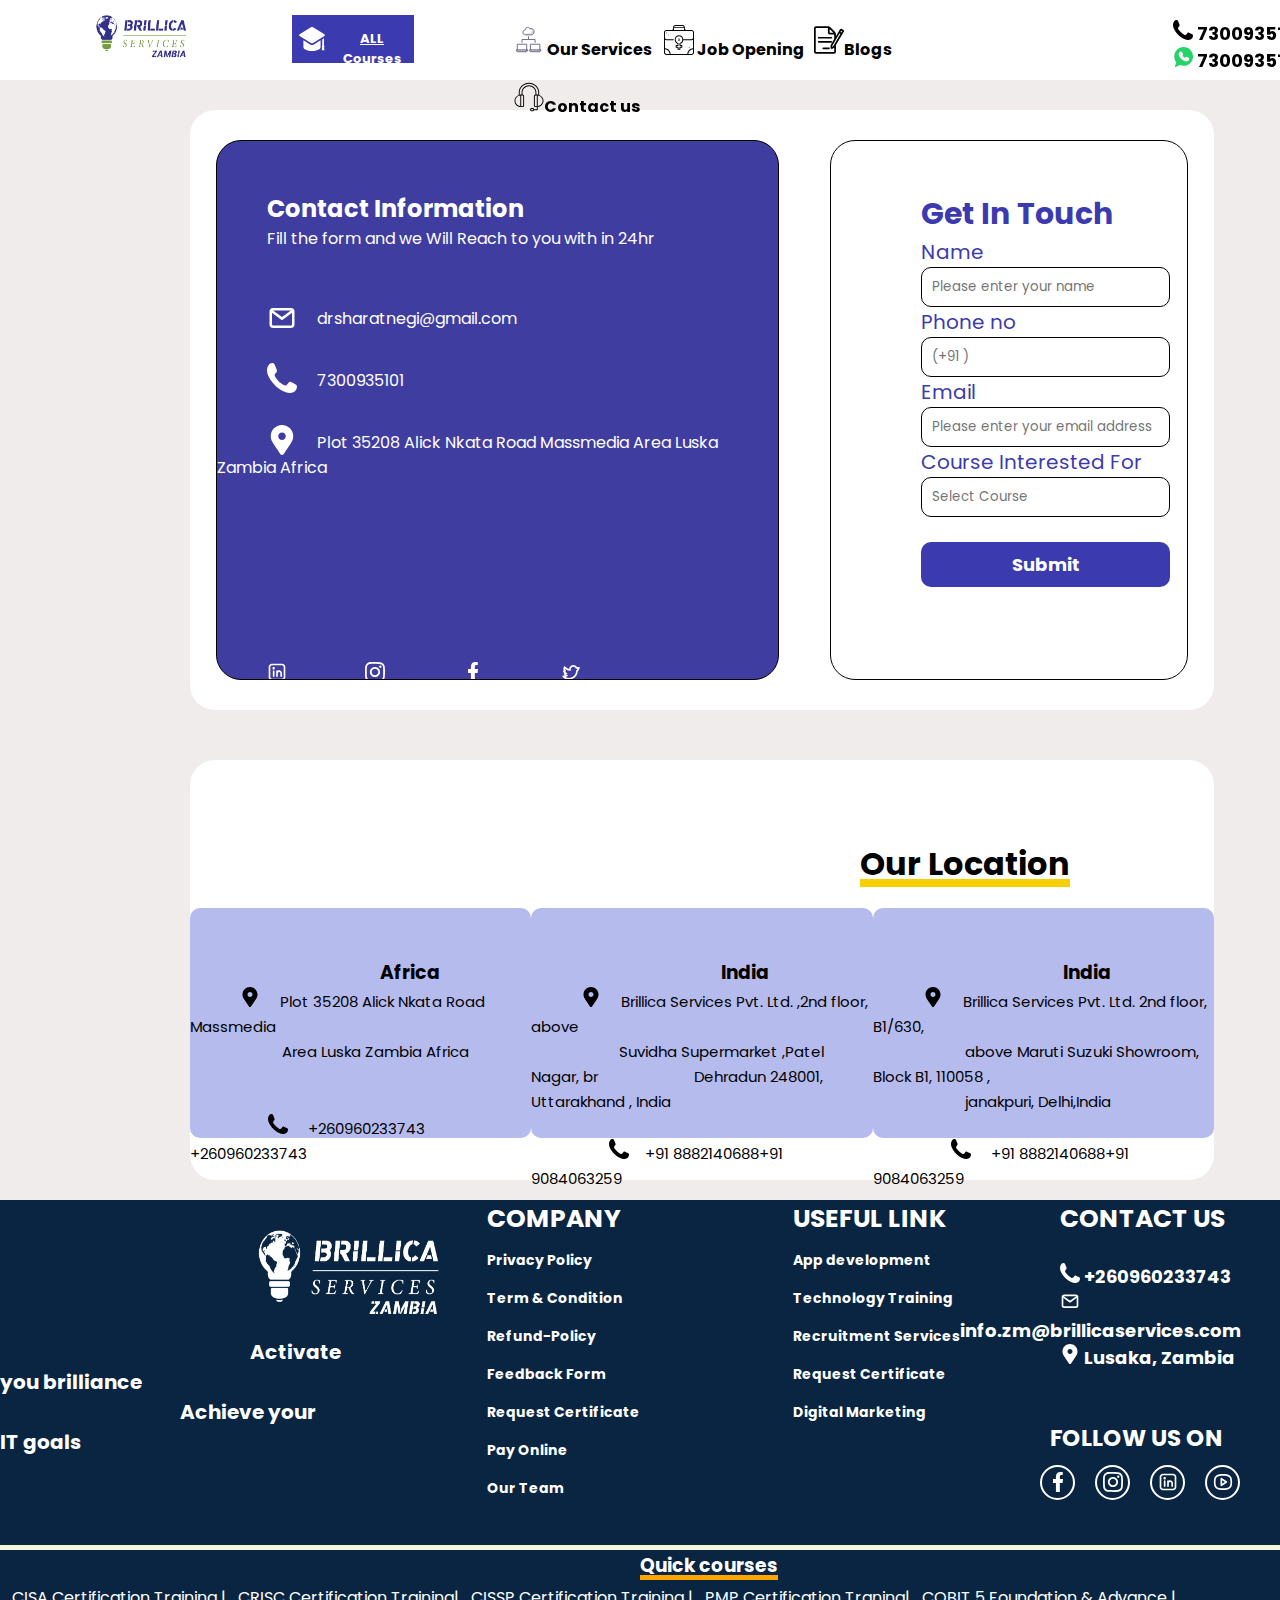
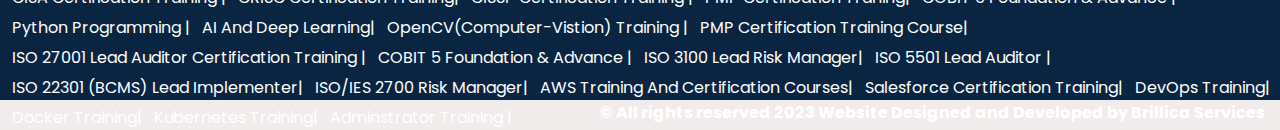
<file: index.html>
<!DOCTYPE html>
<html lang="en">

<head>
    <meta charset="UTF-8">
    <meta http-equiv="X-UA-Compatible" content="IE=edge">
    <meta name="viewport" content="width=device-width, initial-scale=1.0">
    <title>Document</title>
    <link rel="stylesheet" href="style.css">
    <link rel="preconnect" href="https://fonts.googleapis.com">
    <link rel="preconnect" href="https://fonts.gstatic.com" crossorigin>
    <link href="https://fonts.googleapis.com/css2?family=Poppins:wght@300&display=swap" rel="stylesheet">
</head>

<body>
    <!-- header -->
    <header>
        <div class="logodiv"><img src="image/brillica_zambia.png" alt="" width="100px" height="50px"></div>
        <!-- header div2 -->
        <div class="navbardiv"> <button> <svg fill="#fff" width="40px" height="30px" viewBox="0 0 14 14" role="img"
                    focusable="false" aria-hidden="true" xmlns="http://www.w3.org/2000/svg">
                    <path
                        d="m 12.499079,12.25525 c 0.0968,0 0.188377,-0.0436 0.249339,-0.11884 0.06096,-0.0752 0.08473,-0.17385 0.06473,-0.26853 l -0.202146,-0.95662 c 0.115125,-0.11137 0.187491,-0.26686 0.187491,-0.43975 0,-0.182 -0.08106,-0.34343 -0.206876,-0.45558 l 0,-3.32202 -0.810333,0.50146 0,2.82056 c -0.125815,0.11215 -0.2069,0.27358 -0.2069,0.45558 0,0.17291 0.07239,0.32841 0.187515,0.43975 l -0.20217,0.95662 c -0.02,0.0947 0.0038,0.19335 0.06473,0.26853 0.06096,0.0752 0.152539,0.11884 0.249339,0.11884 l 0.625281,0 z M 12.773741,4.75539 7.5021019,1.49209 C 7.3477151,1.39699 7.1736728,1.34925 6.9996305,1.34925 c -0.1740423,0 -0.3482077,0.0477 -0.5016586,0.14284 l -5.271713,3.2633 C 1.0854931,4.84249 0.99999905,4.99633 0.99999905,5.1619 c 0,0.1656 0.085494,0.31949 0.22625985,0.40673 l 5.2716883,3.26333 c 0.153451,0.0952 0.3276163,0.14284 0.5016586,0.14284 0.1740423,0 0.3481092,-0.0477 0.5024714,-0.14284 L 12.773741,5.56863 c 0.140766,-0.0872 0.22626,-0.24113 0.22626,-0.40673 0,-0.16557 -0.08549,-0.31946 -0.22626,-0.40651 z M 6.9996059,9.78508 c -0.3283798,0 -0.6488777,-0.0912 -0.928242,-0.26411 l -3.0750017,-1.90368 0,3.27796 c 0,0.97016 1.7931578,1.7555 4.0032436,1.7555 2.2108742,0 4.0038842,-0.78536 4.0038842,-1.7555 l 0,-3.27796 -3.0748786,1.90368 C 7.6492472,9.69388 7.3279857,9.78508 6.9996059,9.78508 Z" />
                </svg><span class="allcourses1" > <a href="allcourses.html">ALL Courses</a>  </span></button>



            <!-- header Navbar -->
            <ul>
                <li> <a href="#"> <svg width="30px" height="30px" viewBox="0 0 64 64" version="1.1"
                            xmlns="http://www.w3.org/2000/svg" xmlns:xlink="http://www.w3.org/1999/xlink">

                            <title>cld-cloud-computer-network</title>
                            <desc>Created with Sketch.</desc>
                            <defs>

                            </defs>
                            <g id="General" stroke="none" stroke-width="1" fill="none" fill-rule="evenodd">
                                <g id="SLICES-64px" transform="translate(-720.000000, -200.000000)">

                                </g>
                                <g id="ICONS" transform="translate(-715.000000, -195.000000)">
                                    <g id="cld-cloud-computer-network" transform="translate(720.000000, 200.000000)">
                                        <path
                                            d="M24,49 C24,50.657 22.657,52 21,52 L3,52 C1.343,52 0,50.657 0,49 L0,48 L24,48 L24,49 Z"
                                            id="Fill-519" fill="#CDCCD6">

                                        </path>
                                        <path
                                            d="M19,48 L19,49 C19,50.656 17.657,52 16,52 L21,52 C22.657,52 24,50.656 24,49 L24,48 L19,48 Z"
                                            id="Fill-520" fill-opacity="0.25" fill="#6C6984">

                                        </path>
                                        <polygon id="Fill-521" fill="#FFFFFF" points="2 48 22 48 22 36 2 36">

                                        </polygon>
                                        <path
                                            d="M52,49 C52,50.657 50.657,52 49,52 L31,52 C29.343,52 28,50.657 28,49 L28,48 L52,48 L52,49 Z"
                                            id="Fill-522" fill="#CDCCD6">

                                        </path>
                                        <path
                                            d="M47,48 L47,49 C47,50.656 45.657,52 44,52 L49,52 C50.657,52 52,50.656 52,49 L52,48 L47,48 Z"
                                            id="Fill-523" fill-opacity="0.25" fill="#6C6984">

                                        </path>
                                        <polygon id="Fill-524" fill="#FFFFFF" points="30 48 50 48 50 36 30 36">

                                        </polygon>
                                        <path
                                            d="M29.4346,2.9414 C28.5576,1.1974 26.7516,0.0004 24.6666,0.0004 C21.7206,0.0004 19.3326,2.3874 19.3326,5.3334 C16.3876,5.3334 13.9996,7.7204 13.9996,10.6674 C13.9996,13.6124 16.3876,16.0004 19.3326,16.0004 L31.3326,16.0004 C35.0156,16.0004 37.9996,13.0154 37.9996,9.3334 C37.9996,5.6514 35.0156,2.6674 31.3326,2.6674 C30.6736,2.6674 30.0366,2.7624 29.4336,2.9414 L29.4346,2.9414 Z"
                                            id="Fill-525" fill="#FFFFFF">

                                        </path>
                                        <path
                                            d="M31.333,2.666 C30.932,2.666 30.542,2.713 30.159,2.781 C31.847,3.686 33,5.494 33,7.583 C33,10.575 30.637,13 27.723,13 L18.223,13 C16.207,13 14.526,11.548 14.106,9.609 C14.038,9.951 14,10.305 14,10.666 C14,13.612 16.388,16 19.333,16 L31.333,16 C35.016,16 38,13.016 38,9.333 C38,5.651 35.016,2.666 31.333,2.666"
                                            id="Fill-526" fill-opacity="0.25" fill="#6C6984">

                                        </path>
                                        <path
                                            d="M24,49 C24,50.657 22.657,52 21,52 L3,52 C1.343,52 0,50.657 0,49 L0,48 L24,48 L24,49 Z"
                                            id="Stroke-527" stroke="#676883" stroke-width="2" stroke-linecap="round"
                                            stroke-linejoin="round">

                                        </path>
                                        <polyline id="Stroke-528" stroke="#676883" stroke-width="2"
                                            stroke-linecap="round" stroke-linejoin="round"
                                            points="2 48 2 36 22 36 22 48">

                                        </polyline>
                                        <path
                                            d="M52,49 C52,50.657 50.657,52 49,52 L31,52 C29.343,52 28,50.657 28,49 L28,48 L52,48 L52,49 Z"
                                            id="Stroke-529" stroke="#676883" stroke-width="2" stroke-linecap="round"
                                            stroke-linejoin="round">

                                        </path>
                                        <polyline id="Stroke-530" stroke="#676883" stroke-width="2"
                                            stroke-linecap="round" stroke-linejoin="round"
                                            points="30 48 30 36 50 36 50 48">

                                        </polyline>
                                        <polyline id="Stroke-531" stroke="#676883" stroke-width="2"
                                            stroke-linecap="round" stroke-linejoin="round"
                                            points="12 32 12 26 40 26 40 32">

                                        </polyline>
                                        <path d="M26,20 L26,26" id="Stroke-532" stroke="#676883" stroke-width="2"
                                            stroke-linecap="round" stroke-linejoin="round">

                                        </path>
                                        <path
                                            d="M29.4346,2.9414 C28.5576,1.1974 26.7516,0.0004 24.6666,0.0004 C21.7206,0.0004 19.3326,2.3874 19.3326,5.3334 C16.3876,5.3334 13.9996,7.7204 13.9996,10.6674 C13.9996,13.6124 16.3876,16.0004 19.3326,16.0004 L31.3326,16.0004 C35.0156,16.0004 37.9996,13.0154 37.9996,9.3334 C37.9996,5.6514 35.0156,2.6674 31.3326,2.6674 C30.6736,2.6674 30.0366,2.7624 29.4336,2.9414 L29.4346,2.9414 Z"
                                            id="Stroke-533" stroke="#676883" stroke-width="2" stroke-linecap="round"
                                            stroke-linejoin="round">

                                        </path>
                                    </g>
                                </g>
                            </g>
                        </svg> Our Services </a> <ul>
                            <li> <a href="#"> Technology Training</a> </li>
                            <li> <a href="#"> Web & App Development</a> </li>
                            <li> <a href="#"> Digital Marketing</a> </li>
                       </ul> </li> 
                <li> <a href="#"> <svg fill="#000000" height="30px" width="30px" version="1.1" id="Layer_1"
                            xmlns="http://www.w3.org/2000/svg" xmlns:xlink="http://www.w3.org/1999/xlink"
                            viewBox="0 0 512 512" xml:space="preserve">
                            <g>
                                <g>
                                    <path d="M471.149,87.149h-99.448c-2.466-6.952-7.983-12.469-14.935-14.935V40.851C356.766,18.325,338.441,0,315.915,0h-119.83
               c-22.526,0-40.851,18.325-40.851,40.851v31.363c-6.952,2.465-12.469,7.983-14.935,14.935H40.851C18.325,87.149,0,105.474,0,128
               v343.149C0,493.675,18.325,512,40.851,512h430.298C493.675,512,512,493.675,512,471.149V128
               C512,105.474,493.675,87.149,471.149,87.149z M196.085,16.34h119.83c10.651,0,19.733,6.831,23.105,16.34H172.98
               C176.352,23.172,185.434,16.34,196.085,16.34z M171.574,49.021h168.851v38.128H171.574V49.021z M40.851,495.66
               c-13.515,0-24.511-10.995-24.511-24.511v-56.804c43.046,3.9,77.414,38.268,81.314,81.314H40.851z M495.66,471.149
               c0,13.516-10.996,24.511-24.511,24.511h-56.804c3.9-43.046,38.268-77.414,81.314-81.314V471.149z M495.66,217.872
               c0,13.516-10.996,24.511-24.511,24.511H329.067c-4.079-36.714-35.284-65.362-73.067-65.362c-40.546,0-73.532,32.986-73.532,73.532
               c0,31.416,19.858,59.077,49.021,69.349v20.524h-24.511c-4.513,0-8.17,3.658-8.17,8.17v32.681c0,4.512,3.657,8.17,8.17,8.17h24.511
               v24.511c0,4.512,3.657,8.17,8.17,8.17h32.681c4.513,0,8.17-3.658,8.17-8.17v-24.511h24.511c4.513,0,8.17-3.658,8.17-8.17v-32.681
               c0-4.512-3.657-8.17-8.17-8.17h-24.511v-20.524c26.604-9.371,45.457-33.215,48.562-61.179h142.077
               c9.19,0,17.678-3.051,24.511-8.192v147.397c-52.066,3.979-93.752,45.665-97.731,97.731H114.071
               c-3.979-52.066-45.665-93.752-97.731-97.731V250.531c6.832,5.141,15.321,8.192,24.511,8.192h117.106c4.513,0,8.17-3.658,8.17-8.17
               c0-4.512-3.657-8.17-8.17-8.17H40.851c-13.515,0-24.511-10.995-24.511-24.511V128c0-13.516,10.996-24.511,24.511-24.511h430.298
               c13.515,0,24.511,10.995,24.511,24.511V217.872z M272.34,356.766h24.511v16.34H272.34c-4.513,0-8.17,3.658-8.17,8.17v24.511
               h-16.34v-24.511c0-4.512-3.657-8.17-8.17-8.17h-24.511v-16.34h24.511c4.513,0,8.17-3.658,8.17-8.17v-34.741
               c0-3.728-2.523-6.983-6.134-7.912c-25.251-6.499-42.887-29.277-42.887-55.39c0-31.536,25.657-57.192,57.191-57.192
               s57.191,25.656,57.191,57.192c0,26.113-17.636,48.891-42.887,55.39c-3.61,0.929-6.134,4.184-6.134,7.912v34.741
               C264.17,353.108,267.827,356.766,272.34,356.766z" />
                                </g>
                            </g>
                            <g>
                                <g>
                                    <circle cx="49.021" cy="136.17" r="8.17" />
                                </g>
                            </g>
                            <g>
                                <g>
                                    <circle cx="81.702" cy="168.851" r="8.17" />
                                </g>
                            </g>
                            <g>
                                <g>
                                    <circle cx="430.298" cy="381.277" r="8.17" />
                                </g>
                            </g>
                            <g>
                                <g>
                                    <path d="M256,226.043c-4.513,0-8.17,3.658-8.17,8.17v32.681c0,4.512,3.657,8.17,8.17,8.17c4.513,0,8.17-3.658,8.17-8.17v-32.681
               C264.17,229.701,260.513,226.043,256,226.043z" />
                                </g>
                            </g>
                        </svg> Job Opening </a></li>
            
                <li> <a href="#"> <svg height="30px" width="30px" version="1.1" id="Capa_1"
                            xmlns="http://www.w3.org/2000/svg" xmlns:xlink="http://www.w3.org/1999/xlink"
                            viewBox="0 0 257.925 257.925" xml:space="preserve">
                            <g>
                                <path style="fill:#000002;" d="M129.299,192.669h-50c-4.143,0-7.5,3.357-7.5,7.5c0,4.143,3.357,7.5,7.5,7.5h50
           c4.143,0,7.5-3.357,7.5-7.5C136.799,196.027,133.441,192.669,129.299,192.669z" />
                                <path style="fill:#000002;" d="M39.98,117.107h109.33c4.143,0,7.5-3.357,7.5-7.5c0-4.143-3.357-7.5-7.5-7.5H39.98
           c-4.143,0-7.5,3.357-7.5,7.5C32.48,113.749,35.838,117.107,39.98,117.107z" />
                                <path style="fill:#000002;" d="M156.811,144.881c0-4.143-3.357-7.5-7.5-7.5H39.98c-4.143,0-7.5,3.357-7.5,7.5
           c0,4.143,3.357,7.5,7.5,7.5h109.33C153.453,152.381,156.811,149.024,156.811,144.881z" />
                                <path style="fill:#000002;" d="M257.489,48.549c-0.88-3.247-2.987-5.937-5.935-7.575l-12.229-6.797
           c-1.858-1.033-3.97-1.579-6.105-1.579c-4.469,0-8.648,2.371-10.909,6.189l-33.656,56.867v-15.73c0-7.48-4.003-17.097-9.312-22.368
           l-38.053-37.777c-5.297-5.259-14.918-9.224-22.381-9.224H17.5c-9.649,0-17.5,7.851-17.5,17.5v201.816c0,9.649,7.851,17.5,17.5,17.5
           h153.655c9.649,0,17.5-7.851,17.5-17.5V172.19L256.19,58.081C257.907,55.18,258.368,51.794,257.489,48.549z M234.049,48.406
           l7.854,4.365l-7.281,12.304l-7.854-4.365L234.049,48.406z M166.373,180.389c-0.752,1.269-2.897,3.391-4.172,4.126l-5.038,2.906
           l-0.191-5.813c-0.044-1.314,0.67-4.102,1.34-5.232l60.813-102.753l7.854,4.365L166.373,180.389z M167.398,66.832h-30.426
           c-1.355,0-2.5-1.145-2.5-2.5V34.145L167.398,66.832z M171.155,232.371H17.5c-1.355,0-2.5-1.145-2.5-2.5V28.054
           c0-1.355,1.145-2.5,2.5-2.5h101.41c0.181,0,0.371,0.011,0.563,0.023v38.756c0,9.649,7.851,17.5,17.5,17.5h36.683v38.999
           c0,0.052,0.007,0.103,0.008,0.154l-28.26,47.749c-2.121,3.583-3.562,9.206-3.424,13.368l0.438,13.313
           c0.192,5.895,4.513,10.34,10.05,10.34c1.92,0,3.888-0.551,5.688-1.59l11.541-6.657c1.289-0.744,2.649-1.758,3.958-2.912v35.274
           C173.655,231.226,172.511,232.371,171.155,232.371z" />
                            </g>
                        </svg>Blogs </a></li>
          &nbsp;
                <li> <a href="#"> <svg fill="#000000" width="30px" height="30px" viewBox="0 0 64 64" version="1.1"
                            xml:space="preserve" xmlns="http://www.w3.org/2000/svg"
                            xmlns:xlink="http://www.w3.org/1999/xlink">

                            <g id="_x32_5_attachment" />

                            <g id="_x32_4_office" />

                            <g id="_x32_3_pin" />

                            <g id="_x32_2_business_card" />

                            <g id="_x32_1_form" />

                            <g id="_x32_0_headset">

                                <g>

                                    <path
                                        d="M63,40.2202c0-5.9472-3.9073-10.9949-9.2881-12.7225v-6.0148c0-10.5703-10.1641-19.8423-21.752-19.8423    s-21.752,9.272-21.752,19.8423v6.0442C4.8693,29.2792,1,34.303,1,40.2202C1,47.5884,6.9941,53.583,14.3623,53.583h3.6738    c1.9336,0,3.5059-1.5728,3.5059-3.5059v-19.71c0-1.8768-1.4827-3.4017-3.3359-3.4926v-5.1373    c0-6.0151,5.8818-12.7432,13.7539-12.7432c7.8701,0,13.75,6.728,13.75,12.7432v5.1458c-1.8132,0.1329-3.252,1.636-3.252,3.4841    v19.71c0,1.9331,1.5723,3.5059,3.5059,3.5059h2.6728l-0.0048,4.5596h-5.6547c-0.3737-1.429-1.6642-2.4917-3.2086-2.4917h-2.0977    c-1.835,0-3.3281,1.4932-3.3281,3.3281s1.4932,3.3281,3.3281,3.3281h2.0977c1.4242,0,2.6327-0.9039,3.1068-2.1646h6.7556    c0.5518,0,0.999-0.4473,1-0.999l0.0059-5.6111C57.5385,53.0181,63,47.2512,63,40.2202z M39.7686,60.3071h-2.0977    c-0.7324,0-1.3281-0.5957-1.3281-1.3281s0.5957-1.3281,1.3281-1.3281h2.0977c0.7324,0,1.3281,0.5957,1.3281,1.3281    S40.501,60.3071,39.7686,60.3071z M13.3623,51.5396C7.5635,51.0313,3,46.1489,3,40.2202s4.5635-10.811,10.3623-11.3193V51.5396z     M19.542,30.3672v19.71c0,0.8306-0.6758,1.5059-1.5059,1.5059h-2.6738V28.8574h2.6738    C18.8662,28.8574,19.542,29.5347,19.542,30.3672z M31.96,6.9941c-8.2451,0-15.7539,7.0273-15.7539,14.7432v5.1201h-1.8438    c-0.735,0-1.4512,0.0753-2.1543,0.19v-5.5645c0-9.5049,9.2295-17.8423,19.752-17.8423s19.752,8.3374,19.752,17.8423v5.5522    c-0.6778-0.1064-1.3671-0.1777-2.0742-0.1777H47.71v-5.1201C47.71,14.0215,40.2031,6.9941,31.96,6.9941z M44.458,50.0771v-19.71    c0-0.8325,0.6758-1.5098,1.5059-1.5098h2.6738V51.583h-2.6738C45.1338,51.583,44.458,50.9077,44.458,50.0771z M50.6377,51.5396    V28.9009C56.4365,29.4092,61,34.2915,61,40.2202S56.4365,51.0313,50.6377,51.5396z" />

                                </g>

                            </g>

                            <g id="_x31_9_video_call" />

                            <g id="_x31_8_letter_box" />

                            <g id="_x31_7_papperplane" />

                            <g id="_x31_6_laptop" />

                            <g id="_x31_5_connection" />

                            <g id="_x31_4_phonebook" />

                            <g id="_x31_3_classic_telephone" />

                            <g id="_x31_2_sending_mail" />

                            <g id="_x31_1_man_talking" />

                            <g id="_x31_0_date" />

                            <g id="_x30_9_review" />

                            <g id="_x30_8_email" />

                            <g id="_x30_7_information" />

                            <g id="_x30_6_phone_talking" />

                            <g id="_x30_5_women_talking" />

                            <g id="_x30_4_calling" />

                            <g id="_x30_3_women" />

                            <g id="_x30_2_writing" />

                            <g id="_x30_1_chatting" />

                        </svg>Contact us </a></li>
            </ul>
            <!-- Header 3 -->
            <div class="contactdiv">
                <spna class="span1">
                    <svg width="20px" height="20px" viewBox="0 0 15 15" version="1.1" xmlns="http://www.w3.org/2000/svg"
                        xmlns:xlink="http://www.w3.org/1999/xlink">

                        <title>call [#192]</title>
                        <desc>Created with Sketch.</desc>
                        <defs>

                        </defs>
                        <g id="Page-1" stroke="none" stroke-width="1" fill="none" fill-rule="evenodd">
                            <g id="Dribbble-Light-Preview" transform="translate(-103.000000, -7321.000000)"
                                fill="#000000">
                                <g id="icons" transform="translate(56.000000, 160.000000)">
                                    <path
                                        d="M61.7302966,7173.99596 C61.2672966,7175.40296 59.4532966,7176.10496 58.1572966,7175.98796 C56.3872966,7175.82796 54.4612966,7174.88896 52.9992966,7173.85496 C50.8502966,7172.33496 48.8372966,7169.98396 47.6642966,7167.48896 C46.8352966,7165.72596 46.6492966,7163.55796 47.8822966,7161.95096 C48.3382966,7161.35696 48.8312966,7161.03996 49.5722966,7161.00296 C50.6002966,7160.95296 50.7442966,7161.54096 51.0972966,7162.45696 C51.3602966,7163.14196 51.7112966,7163.84096 51.9072966,7164.55096 C52.2742966,7165.87596 50.9912966,7165.93096 50.8292966,7167.01396 C50.7282966,7167.69696 51.5562966,7168.61296 51.9302966,7169.09996 C52.6632966,7170.05396 53.5442966,7170.87696 54.5382966,7171.50296 C55.1072966,7171.86196 56.0262966,7172.50896 56.6782966,7172.15196 C57.6822966,7171.60196 57.5872966,7169.90896 58.9912966,7170.48196 C59.7182966,7170.77796 60.4222966,7171.20496 61.1162966,7171.57896 C62.1892966,7172.15596 62.1392966,7172.75396 61.7302966,7173.99596 C61.4242966,7174.92396 62.0362966,7173.06796 61.7302966,7173.99596"
                                        id="call-[#192]">

                                    </path>
                                </g>
                            </g>
                        </g>
                    </svg> 7300935101 <br><svg version="1.1" id="Icons" xmlns="http://www.w3.org/2000/svg"
                        xmlns:xlink="http://www.w3.org/1999/xlink" viewBox="0 0 32 32" xml:space="preserve" width="20px"
                        height="20px" fill="#000000">

                        <g id="SVGRepo_bgCarrier" stroke-width="0" />

                        <g id="SVGRepo_tracerCarrier" stroke-linecap="round" stroke-linejoin="round" />

                        <g id="SVGRepo_iconCarrier">
                            <style type="text/css">
                                .st0 {
                                    fill: #FFFFFF;
                                }

                                .st1 {
                                    fill: #3A559F;
                                }

                                .st2 {
                                    fill: #F4F4F4;
                                }

                                .st3 {
                                    fill: #FF0084;
                                }

                                .st4 {
                                    fill: #0063DB;
                                }

                                .st5 {
                                    fill: #00ACED;
                                }

                                .st6 {
                                    fill: #FFEC06;
                                }

                                .st7 {
                                    fill: #FF0000;
                                }

                                .st8 {
                                    fill: #25D366;
                                }

                                .st9 {
                                    fill: #0088FF;
                                }

                                .st10 {
                                    fill: #314358;
                                }

                                .st11 {
                                    fill: #EE6996;
                                }

                                .st12 {
                                    fill: #01AEF3;
                                }

                                .st13 {
                                    fill: #FFFEFF;
                                }

                                .st14 {
                                    fill: #F06A35;
                                }

                                .st15 {
                                    fill: #00ADEF;
                                }

                                .st16 {
                                    fill: #1769FF;
                                }

                                .st17 {
                                    fill: #1AB7EA;
                                }

                                .st18 {
                                    fill: #6001D1;
                                }

                                .st19 {
                                    fill: #E41214;
                                }

                                .st20 {
                                    fill: #05CE78;
                                }

                                .st21 {
                                    fill: #7B519C;
                                }

                                .st22 {
                                    fill: #FF4500;
                                }

                                .st23 {
                                    fill: #00F076;
                                }

                                .st24 {
                                    fill: #FFC900;
                                }

                                .st25 {
                                    fill: #00D6FF;
                                }

                                .st26 {
                                    fill: #FF3A44;
                                }

                                .st27 {
                                    fill: #FF6A36;
                                }

                                .st28 {
                                    fill: #0061FE;
                                }

                                .st29 {
                                    fill: #F7981C;
                                }

                                .st30 {
                                    fill: #EE1B22;
                                }

                                .st31 {
                                    fill: #EF3561;
                                }

                                .st32 {
                                    fill: none;
                                    stroke: #FFFFFF;
                                    stroke-width: 2;
                                    stroke-miterlimit: 10;
                                }

                                .st33 {
                                    fill: #0097D3;
                                }

                                .st34 {
                                    fill: #01308A;
                                }

                                .st35 {
                                    fill: #019CDE;
                                }

                                .st36 {
                                    fill: #FFD049;
                                }

                                .st37 {
                                    fill: #16A05D;
                                }

                                .st38 {
                                    fill: #4486F4;
                                }

                                .st39 {
                                    fill: none;
                                }

                                .st40 {
                                    fill: #34A853;
                                }

                                .st41 {
                                    fill: #4285F4;
                                }

                                .st42 {
                                    fill: #FBBC05;
                                }

                                .st43 {
                                    fill: #EA4335;
                                }
                            </style>
                            <path class="st8"
                                d="M17,0C8.7,0,2,6.7,2,15c0,3.4,1.1,6.6,3.2,9.2l-2.1,6.4c-0.1,0.4,0,0.8,0.3,1.1C3.5,31.9,3.8,32,4,32 c0.1,0,0.3,0,0.4-0.1l6.9-3.1C13.1,29.6,15,30,17,30c8.3,0,15-6.7,15-15S25.3,0,17,0z" />
                            <path class="st0"
                                d="M25.7,20.5c-0.4,1.2-1.9,2.2-3.2,2.4C22.2,23,21.9,23,21.5,23c-0.8,0-2-0.2-4.1-1.1c-2.4-1-4.8-3.1-6.7-5.8 L10.7,16C10.1,15.1,9,13.4,9,11.6c0-2.2,1.1-3.3,1.5-3.8c0.5-0.5,1.2-0.8,2-0.8c0.2,0,0.3,0,0.5,0c0.7,0,1.2,0.2,1.7,1.2l0.4,0.8 c0.3,0.8,0.7,1.7,0.8,1.8c0.3,0.6,0.3,1.1,0,1.6c-0.1,0.3-0.3,0.5-0.5,0.7c-0.1,0.2-0.2,0.3-0.3,0.3c-0.1,0.1-0.1,0.1-0.2,0.2 c0.3,0.5,0.9,1.4,1.7,2.1c1.2,1.1,2.1,1.4,2.6,1.6l0,0c0.2-0.2,0.4-0.6,0.7-0.9l0.1-0.2c0.5-0.7,1.3-0.9,2.1-0.6 c0.4,0.2,2.6,1.2,2.6,1.2l0.2,0.1c0.3,0.2,0.7,0.3,0.9,0.7C26.2,18.5,25.9,19.8,25.7,20.5z" />
                        </g>

                    </svg> 7300935101
                </spna> <Button> Enquiry</Button>
            </div>
    </header>

    <!-- Section -->

    <section>
        <div class="maindiv1">
            <div class="Contactinformation">
            
                <h2>Contact Information </h2>
                <p> Fill the form and we Will Reach to you with in 24hr </p>
                <a href="#"> <svg width="30px" height="30px" viewBox="0 0 24 24" xmlns="http://www.w3.org/2000/svg">

                        <title />

                        <g id="Complete">

                            <g id="mail">

                                <g>

                                    <polyline fill="none" points="4 8.2 12 14.1 20 8.2" stroke="#fff"
                                        stroke-linecap="round" stroke-linejoin="round" stroke-width="2" />

                                    <rect fill="none" height="14" rx="2" ry="2" stroke="#fff" stroke-linecap="round"
                                        stroke-linejoin="round" stroke-width="2" width="18" x="3" y="6.5" />

                                </g>

                            </g>

                        </g>

                    </svg> &nbsp; &nbsp; <Span> drsharatnegi@gmail.com </Span></a>
                <br><br>
                <a href="#"><svg width="30px" height="30px" viewBox="0 0 15 15" version="1.1"
                        xmlns="http://www.w3.org/2000/svg" xmlns:xlink="http://www.w3.org/1999/xlink">

                        <title>call [#192]</title>
                        <desc>Created with Sketch.</desc>
                        <defs>

                        </defs>
                        <g id="Page-1" stroke="none" stroke-width="1" fill="none" fill-rule="evenodd">
                            <g id="Dribbble-Light-Preview" transform="translate(-103.000000, -7321.000000)" fill="#fff">
                                <g id="icons" transform="translate(56.000000, 160.000000)">
                                    <path
                                        d="M61.7302966,7173.99596 C61.2672966,7175.40296 59.4532966,7176.10496 58.1572966,7175.98796 C56.3872966,7175.82796 54.4612966,7174.88896 52.9992966,7173.85496 C50.8502966,7172.33496 48.8372966,7169.98396 47.6642966,7167.48896 C46.8352966,7165.72596 46.6492966,7163.55796 47.8822966,7161.95096 C48.3382966,7161.35696 48.8312966,7161.03996 49.5722966,7161.00296 C50.6002966,7160.95296 50.7442966,7161.54096 51.0972966,7162.45696 C51.3602966,7163.14196 51.7112966,7163.84096 51.9072966,7164.55096 C52.2742966,7165.87596 50.9912966,7165.93096 50.8292966,7167.01396 C50.7282966,7167.69696 51.5562966,7168.61296 51.9302966,7169.09996 C52.6632966,7170.05396 53.5442966,7170.87696 54.5382966,7171.50296 C55.1072966,7171.86196 56.0262966,7172.50896 56.6782966,7172.15196 C57.6822966,7171.60196 57.5872966,7169.90896 58.9912966,7170.48196 C59.7182966,7170.77796 60.4222966,7171.20496 61.1162966,7171.57896 C62.1892966,7172.15596 62.1392966,7172.75396 61.7302966,7173.99596 C61.4242966,7174.92396 62.0362966,7173.06796 61.7302966,7173.99596"
                                        id="call-[#192]">

                                    </path>
                                </g>
                            </g>
                        </g>
                    </svg> &nbsp; &nbsp; <Span> 7300935101 </Span></a>
                <br><br>
                <a href=""><svg version="1.0" id="Layer_1" xmlns="http://www.w3.org/2000/svg"
                        xmlns:xlink="http://www.w3.org/1999/xlink" width="30px" height="30px" viewBox="0 0 64 64"
                        enable-background="new 0 0 64 64" xml:space="preserve">
                        <path fill="#fff" d="M32,0C18.746,0,8,10.746,8,24c0,5.219,1.711,10.008,4.555,13.93c0.051,0.094,0.059,0.199,0.117,0.289l16,24
               C29.414,63.332,30.664,64,32,64s2.586-0.668,3.328-1.781l16-24c0.059-0.09,0.066-0.195,0.117-0.289C54.289,34.008,56,29.219,56,24
               C56,10.746,45.254,0,32,0z M32,32c-4.418,0-8-3.582-8-8s3.582-8,8-8s8,3.582,8,8S36.418,32,32,32z" />
                    </svg> &nbsp; &nbsp; <span> Plot 35208 Alick Nkata Road Massmedia Area Luska Zambia Africa</span>
                </a>
                
                <br><br><br><br><br><br> <br><br><br><br>
                <span><svg width="20px" height="20px" viewBox="0 0 24 24" fill="#fff"
                        xmlns="http://www.w3.org/2000/svg">
                        <path fill-rule="evenodd" clip-rule="evenodd"
                            d="M6 2C3.79086 2 2 3.79086 2 6V18C2 20.2091 3.79086 22 6 22H18C20.2091 22 22 20.2091 22 18V6C22 3.79086 20.2091 2 18 2H6ZM4 6C4 4.89543 4.89543 4 6 4H18C19.1046 4 20 4.89543 20 6V18C20 19.1046 19.1046 20 18 20H6C4.89543 20 4 19.1046 4 18V6ZM9 11C9 10.4477 8.55228 10 8 10C7.44772 10 7 10.4477 7 11V17C7 17.5523 7.44772 18 8 18C8.55228 18 9 17.5523 9 17V11ZM9.5 7.5C9.5 8.32843 8.82843 9 8 9C7.17157 9 6.5 8.32843 6.5 7.5C6.5 6.67157 7.17157 6 8 6C8.82843 6 9.5 6.67157 9.5 7.5ZM12 10C12.3395 10 12.6395 10.1692 12.8203 10.4279C13.3329 10.1502 13.9036 10 14.5 10C16.6594 10 18 11.9258 18 13.5714V13.579V13.5865V13.5941V13.6017V13.6093V13.617V13.6246V13.6323V13.64V13.6477V13.6555V13.6632V13.671V13.6788V13.6866V13.6944V13.7022V13.7101V13.718V13.7258V13.7338V13.7417V13.7496V13.7576V13.7655V13.7735V13.7815V13.7896V13.7976V13.8057V13.8137V13.8218V13.8299V13.838V13.8462V13.8543V13.8625V13.8706V13.8788V13.887V13.8953V13.9035V13.9117V13.92V13.9283V13.9365V13.9448V13.9532V13.9615V13.9698V13.9782V13.9866V13.9949V14.0033V14.0117V14.0201V14.0286V14.037V14.0455V14.0539V14.0624V14.0709V14.0794V14.0879V14.0964V14.1049V14.1135V14.122V14.1306V14.1392V14.1478V14.1563V14.165V14.1736V14.1822V14.1908V14.1995V14.2081V14.2168V14.2254V14.2341V14.2428V14.2515V14.2602V14.2689V14.2776V14.2864V14.2951V14.3039V14.3126V14.3214V14.3301V14.3389V14.3477V14.3565V14.3653V14.3741V14.3829V14.3917V14.4005V14.4093V14.4182V14.427V14.4359V14.4447V14.4536V14.4624V14.4713V14.4802V14.4891V14.4979V14.5068V14.5157V14.5246V14.5335V14.5424V14.5513V14.5602V14.5692V14.5781V14.587V14.5959V14.6049V14.6138V14.6227V14.6317V14.6406V14.6496V14.6585V14.6674V14.6764V14.6854V14.6943V14.7033V14.7122V14.7212V14.7302V14.7391V14.7481V14.757V14.766V14.775V14.7839V14.7929V14.8019V14.8108V14.8198V14.8288V14.8378V14.8467V14.8557V14.8647V14.8736V14.8826V14.8916V14.9005V14.9095V14.9184V14.9274V14.9363V14.9453V14.9543V14.9632V14.9722V14.9811V14.99V14.999V15.0079V15.0169V15.0258V15.0347V15.0436V15.0526V15.0615V15.0704V15.0793V15.0882V15.0971V15.106V15.1149V15.1238V15.1327V15.1416V15.1504V15.1593V15.1682V15.177V15.1859V15.1947V15.2036V15.2124V15.2213V15.2301V15.2389V15.2477V15.2565V15.2653V15.2741V15.2829V15.2917V15.3005V15.3092V15.318V15.3267V15.3355V15.3442V15.3529V15.3616V15.3703V15.379V15.3877V15.3964V15.4051V15.4138V15.4224V15.4311V15.4397V15.4483V15.457V15.4656V15.4742V15.4827V15.4913V15.4999V15.5085V15.517V15.5255V15.5341V15.5426V15.5511V15.5596V15.5681V15.5765V15.585V15.5934V15.6019V15.6103V15.6187V15.6271V15.6355V15.6439V15.6522V15.6606V15.6689V15.6772V15.6855V15.6938V15.7021V15.7104V15.7186V15.7269V15.7351V15.7433V15.7515V15.7597V15.7679V15.776V15.7842V15.7923V15.8004V15.8085V15.8166V15.8246V15.8327V15.8407V15.8487V15.8567V15.8647V15.8727V15.8806V15.8885V15.8965V15.9044V15.9122V15.9201V15.928V15.9358V15.9436V15.9514V15.9592V15.9669V15.9747V15.9824V15.9901V15.9978V16.0055V16.0131V16.0208V16.0284V16.036V16.0435V16.0511V16.0586V16.0661V16.0736V16.0811V16.0886V16.096V16.1034V16.1108V16.1182V16.1255V16.1329V16.1402V16.1475V16.1547V16.162V16.1692V16.1764V16.1836V16.1908V16.1979V16.205V16.2121V16.2192V16.2262V16.2332V16.2402V16.2472V16.2542V16.2611V16.268V16.2749V16.2818V16.2886V16.2954V16.3022V16.309V16.3157V16.3224V16.3291V16.3358V16.3425V16.3491V16.3557V16.3622V16.3688V16.3753V16.3818V16.3882V16.3947V16.4011V16.4075V16.4138V16.4202V16.4265V16.4328V16.439V16.4452V16.4514V16.4576V16.4638V16.4699V16.476V16.482V16.4881V16.4941V16.5V16.506V16.5119V16.5178V16.5237V16.5295V16.5353V16.5411V16.5468V16.5525V16.5582V16.5639V16.5695V16.5751V16.5807V16.5862V16.5917V16.5972V16.6026V16.6081V16.6134V16.6188V16.6241V16.6294V16.6347V16.6399V16.6451V16.6503V16.6554V16.6605V16.6656V16.6706V16.6756V16.6806V16.6855V16.6904V16.6953V16.7001V16.7049V16.7097V16.7144V16.7191V16.7238V16.7284V16.733V16.7376V16.7421V16.7466V16.7511V16.7555V16.7599V16.7643V16.7686V16.7729V16.7771V16.7813V16.7855V16.7897V16.7938V16.7978V16.8019V16.8059V16.8098V16.8138V16.8177V16.8215V16.8253V16.8291V16.8328V16.8365V16.8402V16.8438V16.8474V16.851V16.8545V16.858V16.8614V16.8648V16.8682V16.8715V16.8748V16.878V16.8812V16.8844V16.8875V16.8906V16.8936V16.8966V16.8996V16.9025V16.9054V16.9083V16.9111V16.9138V16.9165V16.9192V16.9219V16.9245V16.927V16.9295V16.932V16.9344V16.9368V16.9392V16.9415V16.9438V16.946V16.9481V16.9503V16.9524V16.9544V16.9564V16.9584V16.9603V16.9622V16.964V16.9658V16.9676V16.9693V16.9709V16.9725V16.9741V16.9756V16.9771V16.9785V16.9799V16.9813V16.9826V16.9838V16.985V16.9862V16.9873V16.9884V16.9894V16.9904V16.9913V16.9922V16.993V16.9938V16.9946V16.9953V16.9959V16.9965V16.9971V16.9976V16.998V16.9984V16.9988V16.9991V16.9994V16.9996V16.9998V16.9999V17C18 17 18 17 18 17C18 17.5523 17.5523 18 17 18C16.4477 18 16 17.5523 16 17C16 17 16 17 16 17V16.9999V16.9998V16.9996V16.9994V16.9991V16.9988V16.9984V16.998V16.9976V16.9971V16.9965V16.9959V16.9953V16.9946V16.9938V16.993V16.9922V16.9913V16.9904V16.9894V16.9884V16.9873V16.9862V16.985V16.9838V16.9826V16.9813V16.9799V16.9785V16.9771V16.9756V16.9741V16.9725V16.9709V16.9693V16.9676V16.9658V16.964V16.9622V16.9603V16.9584V16.9564V16.9544V16.9524V16.9503V16.9481V16.946V16.9438V16.9415V16.9392V16.9368V16.9344V16.932V16.9295V16.927V16.9245V16.9219V16.9192V16.9165V16.9138V16.9111V16.9083V16.9054V16.9025V16.8996V16.8966V16.8936V16.8906V16.8875V16.8844V16.8812V16.878V16.8748V16.8715V16.8682V16.8648V16.8614V16.858V16.8545V16.851V16.8474V16.8438V16.8402V16.8365V16.8328V16.8291V16.8253V16.8215V16.8177V16.8138V16.8098V16.8059V16.8019V16.7978V16.7938V16.7897V16.7855V16.7813V16.7771V16.7729V16.7686V16.7643V16.7599V16.7555V16.7511V16.7466V16.7421V16.7376V16.733V16.7284V16.7238V16.7191V16.7144V16.7097V16.7049V16.7001V16.6953V16.6904V16.6855V16.6806V16.6756V16.6706V16.6656V16.6605V16.6554V16.6503V16.6451V16.6399V16.6347V16.6294V16.6241V16.6188V16.6134V16.6081V16.6026V16.5972V16.5917V16.5862V16.5807V16.5751V16.5695V16.5639V16.5582V16.5525V16.5468V16.5411V16.5353V16.5295V16.5237V16.5178V16.5119V16.506V16.5V16.4941V16.4881V16.482V16.476V16.4699V16.4638V16.4576V16.4514V16.4452V16.439V16.4328V16.4265V16.4202V16.4138V16.4075V16.4011V16.3947V16.3882V16.3818V16.3753V16.3688V16.3622V16.3557V16.3491V16.3425V16.3358V16.3291V16.3224V16.3157V16.309V16.3022V16.2954V16.2886V16.2818V16.2749V16.268V16.2611V16.2542V16.2472V16.2402V16.2332V16.2262V16.2192V16.2121V16.205V16.1979V16.1908V16.1836V16.1764V16.1692V16.162V16.1547V16.1475V16.1402V16.1329V16.1255V16.1182V16.1108V16.1034V16.096V16.0886V16.0811V16.0736V16.0661V16.0586V16.0511V16.0435V16.036V16.0284V16.0208V16.0131V16.0055V15.9978V15.9901V15.9824V15.9747V15.9669V15.9592V15.9514V15.9436V15.9358V15.928V15.9201V15.9122V15.9044V15.8965V15.8885V15.8806V15.8727V15.8647V15.8567V15.8487V15.8407V15.8327V15.8246V15.8166V15.8085V15.8004V15.7923V15.7842V15.776V15.7679V15.7597V15.7515V15.7433V15.7351V15.7269V15.7186V15.7104V15.7021V15.6938V15.6855V15.6772V15.6689V15.6606V15.6522V15.6439V15.6355V15.6271V15.6187V15.6103V15.6019V15.5934V15.585V15.5765V15.5681V15.5596V15.5511V15.5426V15.5341V15.5255V15.517V15.5085V15.4999V15.4913V15.4827V15.4742V15.4656V15.457V15.4483V15.4397V15.4311V15.4224V15.4138V15.4051V15.3964V15.3877V15.379V15.3703V15.3616V15.3529V15.3442V15.3355V15.3267V15.318V15.3092V15.3005V15.2917V15.2829V15.2741V15.2653V15.2565V15.2477V15.2389V15.2301V15.2213V15.2124V15.2036V15.1947V15.1859V15.177V15.1682V15.1593V15.1504V15.1416V15.1327V15.1238V15.1149V15.106V15.0971V15.0882V15.0793V15.0704V15.0615V15.0526V15.0436V15.0347V15.0258V15.0169V15.0079V14.999V14.99V14.9811V14.9722V14.9632V14.9543V14.9453V14.9363V14.9274V14.9184V14.9095V14.9005V14.8916V14.8826V14.8736V14.8647V14.8557V14.8467V14.8378V14.8288V14.8198V14.8108V14.8019V14.7929V14.7839V14.775V14.766V14.757V14.7481V14.7391V14.7302V14.7212V14.7122V14.7033V14.6943V14.6854V14.6764V14.6674V14.6585V14.6496V14.6406V14.6317V14.6227V14.6138V14.6049V14.5959V14.587V14.5781V14.5692V14.5602V14.5513V14.5424V14.5335V14.5246V14.5157V14.5068V14.4979V14.4891V14.4802V14.4713V14.4624V14.4536V14.4447V14.4359V14.427V14.4182V14.4093V14.4005V14.3917V14.3829V14.3741V14.3653V14.3565V14.3477V14.3389V14.3301V14.3214V14.3126V14.3039V14.2951V14.2864V14.2776V14.2689V14.2602V14.2515V14.2428V14.2341V14.2254V14.2168V14.2081V14.1995V14.1908V14.1822V14.1736V14.165V14.1563V14.1478V14.1392V14.1306V14.122V14.1135V14.1049V14.0964V14.0879V14.0794V14.0709V14.0624V14.0539V14.0455V14.037V14.0286V14.0201V14.0117V14.0033V13.9949V13.9866V13.9782V13.9698V13.9615V13.9532V13.9448V13.9365V13.9283V13.92V13.9117V13.9035V13.8953V13.887V13.8788V13.8706V13.8625V13.8543V13.8462V13.838V13.8299V13.8218V13.8137V13.8057V13.7976V13.7896V13.7815V13.7735V13.7655V13.7576V13.7496V13.7417V13.7338V13.7258V13.718V13.7101V13.7022V13.6944V13.6866V13.6788V13.671V13.6632V13.6555V13.6477V13.64V13.6323V13.6246V13.617V13.6093V13.6017V13.5941V13.5865V13.579V13.5714C16 12.8032 15.3406 12 14.5 12C13.9759 12 13.3974 12.2849 13 12.9631V12.9658V12.9761V12.9864V12.9967V13.0071V13.0174V13.0278V13.0382V13.0487V13.0591V13.0695V13.08V13.0905V13.101V13.1115V13.122V13.1326V13.1432V13.1537V13.1643V13.1749V13.1855V13.1962V13.2068V13.2175V13.2282V13.2388V13.2496V13.2603V13.271V13.2817V13.2925V13.3033V13.314V13.3248V13.3356V13.3464V13.3573V13.3681V13.379V13.3898V13.4007V13.4116V13.4225V13.4334V13.4443V13.4552V13.4662V13.4771V13.4881V13.499V13.51V13.521V13.532V13.543V13.554V13.565V13.5761V13.5871V13.5981V13.6092V13.6203V13.6313V13.6424V13.6535V13.6646V13.6757V13.6868V13.6979V13.709V13.7202V13.7313V13.7424V13.7536V13.7647V13.7759V13.7871V13.7982V13.8094V13.8206V13.8318V13.8429V13.8541V13.8653V13.8765V13.8878V13.899V13.9102V13.9214V13.9326V13.9438V13.9551V13.9663V13.9775V13.9888V14V14.0113V14.0225V14.0338V14.045V14.0562V14.0675V14.0788V14.09V14.1013V14.1125V14.1238V14.135V14.1463V14.1576V14.1688V14.1801V14.1913V14.2026V14.2139V14.2251V14.2364V14.2476V14.2589V14.2701V14.2814V14.2926V14.3039V14.3151V14.3264V14.3376V14.3489V14.3601V14.3714V14.3826V14.3938V14.405V14.4163V14.4275V14.4387V14.4499V14.4611V14.4723V14.4835V14.4947V14.5059V14.5171V14.5283V14.5395V14.5506V14.5618V14.573V14.5841V14.5953V14.6064V14.6176V14.6287V14.6398V14.6509V14.662V14.6732V14.6843V14.6953V14.7064V14.7175V14.7286V14.7396V14.7507V14.7617V14.7728V14.7838V14.7948V14.8058V14.8168V14.8278V14.8388V14.8498V14.8607V14.8717V14.8826V14.8936V14.9045V14.9154V14.9263V14.9372V14.9481V14.9589V14.9698V14.9806V14.9915V15.0023V15.0131V15.0239V15.0347V15.0455V15.0562V15.067V15.0777V15.0884V15.0991V15.1098V15.1205V15.1312V15.1419V15.1525V15.1631V15.1737V15.1843V15.1949V15.2055V15.2161V15.2266V15.2371V15.2476V15.2581V15.2686V15.2791V15.2895V15.2999V15.3104V15.3208V15.3311V15.3415V15.3519V15.3622V15.3725V15.3828V15.3931V15.4033V15.4136V15.4238V15.434V15.4442V15.4544V15.4645V15.4747V15.4848V15.4949V15.5049V15.515V15.525V15.535V15.545V15.555V15.565V15.5749V15.5848V15.5947V15.6046V15.6144V15.6243V15.6341V15.6439V15.6536V15.6634V15.6731V15.6828V15.6925V15.7021V15.7118V15.7214V15.731V15.7405V15.7501V15.7596V15.7691V15.7786V15.788V15.7974V15.8068V15.8162V15.8256V15.8349V15.8442V15.8534V15.8627V15.8719V15.8811V15.8903V15.8994V15.9086V15.9177V15.9267V15.9358V15.9448V15.9538V15.9627V15.9717V15.9806V15.9895V15.9983V16.0071V16.0159V16.0247V16.0334V16.0421V16.0508V16.0595V16.0681V16.0767V16.0853V16.0938V16.1023V16.1108V16.1193V16.1277V16.1361V16.1444V16.1527V16.161V16.1693V16.1776V16.1858V16.1939V16.2021V16.2102V16.2183V16.2263V16.2343V16.2423V16.2503V16.2582V16.2661V16.2739V16.2817V16.2895V16.2973V16.305V16.3127V16.3203V16.328V16.3356V16.3431V16.3506V16.3581V16.3656V16.373V16.3803V16.3877V16.395V16.4023V16.4095V16.4167V16.4239V16.431V16.4381V16.4451V16.4522V16.4591V16.4661V16.473V16.4799V16.4867V16.4935V16.5002V16.507V16.5137V16.5203V16.5269V16.5335V16.54V16.5465V16.5529V16.5593V16.5657V16.5721V16.5783V16.5846V16.5908V16.597V16.6031V16.6092V16.6153V16.6213V16.6272V16.6332V16.6391V16.6449V16.6507V16.6565V16.6622V16.6679V16.6735V16.6791V16.6847V16.6902V16.6956V16.7011V16.7064V16.7118V16.7171V16.7223V16.7275V16.7327V16.7378V16.7429V16.7479V16.7529V16.7578V16.7627V16.7676V16.7724V16.7772V16.7819V16.7865V16.7912V16.7957V16.8003V16.8048V16.8092V16.8136V16.8179V16.8222V16.8265V16.8307V16.8348V16.839V16.843V16.847V16.851V16.8549V16.8588V16.8626V16.8664V16.8701V16.8738V16.8774V16.881V16.8845V16.888V16.8914V16.8948V16.8981V16.9014V16.9046V16.9078V16.9109V16.914V16.917V16.92V16.9229V16.9258V16.9286V16.9313V16.9341V16.9367V16.9393V16.9419V16.9444V16.9468V16.9492V16.9516V16.9539V16.9561V16.9583V16.9604V16.9625V16.9645V16.9665V16.9684V16.9703V16.9721V16.9738V16.9755V16.9771V16.9787V16.9803V16.9817V16.9831V16.9845V16.9858V16.9871V16.9883V16.9894V16.9905V16.9915V16.9925V16.9934V16.9942V16.995V16.9957V16.9964V16.997V16.9976V16.9981V16.9985V16.9989V16.9993V16.9995V16.9997V16.9999V17V17C13 17.5523 12.5523 18 12 18C11.4477 18 11 17.5523 11 17V17V16.9999V16.9997V16.9995V16.9993V16.9989V16.9985V16.9981V16.9976V16.997V16.9964V16.9957V16.995V16.9942V16.9934V16.9925V16.9915V16.9905V16.9894V16.9883V16.9871V16.9858V16.9845V16.9831V16.9817V16.9803V16.9787V16.9771V16.9755V16.9738V16.9721V16.9703V16.9684V16.9665V16.9645V16.9625V16.9604V16.9583V16.9561V16.9539V16.9516V16.9492V16.9468V16.9444V16.9419V16.9393V16.9367V16.9341V16.9313V16.9286V16.9258V16.9229V16.92V16.917V16.914V16.9109V16.9078V16.9046V16.9014V16.8981V16.8948V16.8914V16.888V16.8845V16.881V16.8774V16.8738V16.8701V16.8664V16.8626V16.8588V16.8549V16.851V16.847V16.843V16.839V16.8348V16.8307V16.8265V16.8222V16.8179V16.8136V16.8092V16.8048V16.8003V16.7957V16.7912V16.7865V16.7819V16.7772V16.7724V16.7676V16.7627V16.7578V16.7529V16.7479V16.7429V16.7378V16.7327V16.7275V16.7223V16.7171V16.7118V16.7064V16.7011V16.6956V16.6902V16.6847V16.6791V16.6735V16.6679V16.6622V16.6565V16.6507V16.6449V16.6391V16.6332V16.6272V16.6213V16.6153V16.6092V16.6031V16.597V16.5908V16.5846V16.5783V16.5721V16.5657V16.5593V16.5529V16.5465V16.54V16.5335V16.5269V16.5203V16.5137V16.507V16.5002V16.4935V16.4867V16.4799V16.473V16.4661V16.4591V16.4522V16.4451V16.4381V16.431V16.4239V16.4167V16.4095V16.4023V16.395V16.3877V16.3803V16.373V16.3656V16.3581V16.3506V16.3431V16.3356V16.328V16.3203V16.3127V16.305V16.2973V16.2895V16.2817V16.2739V16.2661V16.2582V16.2503V16.2423V16.2343V16.2263V16.2183V16.2102V16.2021V16.1939V16.1858V16.1776V16.1693V16.161V16.1527V16.1444V16.1361V16.1277V16.1193V16.1108V16.1023V16.0938V16.0853V16.0767V16.0681V16.0595V16.0508V16.0421V16.0334V16.0247V16.0159V16.0071V15.9983V15.9895V15.9806V15.9717V15.9627V15.9538V15.9448V15.9358V15.9267V15.9177V15.9086V15.8994V15.8903V15.8811V15.8719V15.8627V15.8534V15.8442V15.8349V15.8256V15.8162V15.8068V15.7974V15.788V15.7786V15.7691V15.7596V15.7501V15.7405V15.731V15.7214V15.7118V15.7021V15.6925V15.6828V15.6731V15.6634V15.6536V15.6439V15.6341V15.6243V15.6144V15.6046V15.5947V15.5848V15.5749V15.565V15.555V15.545V15.535V15.525V15.515V15.5049V15.4949V15.4848V15.4747V15.4645V15.4544V15.4442V15.434V15.4238V15.4136V15.4033V15.3931V15.3828V15.3725V15.3622V15.3519V15.3415V15.3311V15.3208V15.3104V15.2999V15.2895V15.2791V15.2686V15.2581V15.2476V15.2371V15.2266V15.2161V15.2055V15.1949V15.1843V15.1737V15.1631V15.1525V15.1419V15.1312V15.1205V15.1098V15.0991V15.0884V15.0777V15.067V15.0562V15.0455V15.0347V15.0239V15.0131V15.0023V14.9915V14.9806V14.9698V14.9589V14.9481V14.9372V14.9263V14.9154V14.9045V14.8936V14.8826V14.8717V14.8607V14.8498V14.8388V14.8278V14.8168V14.8058V14.7948V14.7838V14.7728V14.7617V14.7507V14.7396V14.7286V14.7175V14.7064V14.6953V14.6843V14.6732V14.662V14.6509V14.6398V14.6287V14.6176V14.6064V14.5953V14.5841V14.573V14.5618V14.5506V14.5395V14.5283V14.5171V14.5059V14.4947V14.4835V14.4723V14.4611V14.4499V14.4387V14.4275V14.4163V14.405V14.3938V14.3826V14.3714V14.3601V14.3489V14.3376V14.3264V14.3151V14.3039V14.2926V14.2814V14.2701V14.2589V14.2476V14.2364V14.2251V14.2139V14.2026V14.1913V14.1801V14.1688V14.1576V14.1463V14.135V14.1238V14.1125V14.1013V14.09V14.0788V14.0675V14.0562V14.045V14.0338V14.0225V14.0113V14V13.9888V13.9775V13.9663V13.9551V13.9438V13.9326V13.9214V13.9102V13.899V13.8878V13.8765V13.8653V13.8541V13.8429V13.8318V13.8206V13.8094V13.7982V13.7871V13.7759V13.7647V13.7536V13.7424V13.7313V13.7202V13.709V13.6979V13.6868V13.6757V13.6646V13.6535V13.6424V13.6313V13.6203V13.6092V13.5981V13.5871V13.5761V13.565V13.554V13.543V13.532V13.521V13.51V13.499V13.4881V13.4771V13.4662V13.4552V13.4443V13.4334V13.4225V13.4116V13.4007V13.3898V13.379V13.3681V13.3573V13.3464V13.3356V13.3248V13.314V13.3033V13.2925V13.2817V13.271V13.2603V13.2496V13.2388V13.2282V13.2175V13.2068V13.1962V13.1855V13.1749V13.1643V13.1537V13.1432V13.1326V13.122V13.1115V13.101V13.0905V13.08V13.0695V13.0591V13.0487V13.0382V13.0278V13.0174V13.0071V12.9967V12.9864V12.9761V12.9658V12.9555V12.9452V12.9349V12.9247V12.9145V12.9043V12.8941V12.884V12.8738V12.8637V12.8536V12.8435V12.8335V12.8234V12.8134V12.8034V12.7934V12.7834V12.7735V12.7636V12.7537V12.7438V12.7339V12.7241V12.7143V12.7104V12.7064V12.7025V12.6985V12.6946V12.6906V12.6866V12.6826V12.6786V12.6746V12.6706V12.6666V12.6626V12.6586V12.6545V12.6505V12.6464V12.6423V12.6383V12.6342V12.6301V12.626V12.6219V12.6178V12.6137V12.6096V12.6055V12.6013V12.5972V12.593V12.5889V12.5847V12.5805V12.5764V12.5722V12.568V12.5638V12.5596V12.5554V12.5512V12.547V12.5427V12.5385V12.5343V12.53V12.5258V12.5215V12.5173V12.513V12.5087V12.5045V12.5002V12.4959V12.4916V12.4873V12.483V12.4787V12.4744V12.4701V12.4657V12.4614V12.4571V12.4528V12.4484V12.4441V12.4397V12.4354V12.431V12.4266V12.4223V12.4179V12.4135V12.4092V12.4048V12.4004V12.396V12.3916V12.3872V12.3828V12.3784V12.374V12.3696V12.3652V12.3607V12.3563V12.3519V12.3475V12.343V12.3386V12.3342V12.3297V12.3253V12.3208V12.3164V12.3119V12.3075V12.303V12.2986V12.2941V12.2896V12.2852V12.2807V12.2762V12.2718V12.2673V12.2628V12.2583V12.2539V12.2494V12.2449V12.2404V12.2359V12.2314V12.227V12.2225V12.218V12.2135V12.209V12.2045V12.2V12.1955V12.191V12.1865V12.182V12.1775V12.173V12.1685V12.164V12.1595V12.155V12.1505V12.146V12.1415V12.137V12.1325V12.128V12.1235V12.119V12.1145V12.11V12.1055V12.1009V12.0964V12.0919V12.0874V12.0829V12.0784V12.0739V12.0694V12.0649V12.0604V12.056V12.0515V12.047V12.0425V12.038V12.0335V12.029V12.0245V12.02V12.0155V12.0111V12.0066V12.0021V11.9976V11.9932V11.9887V11.9842V11.9797V11.9753V11.9708V11.9663V11.9619V11.9574V11.953V11.9485V11.9441V11.9396V11.9352V11.9307V11.9263V11.9219V11.9174V11.913V11.9086V11.9041V11.8997V11.8953V11.8909V11.8865V11.8821V11.8777V11.8733V11.8689V11.8645V11.8601V11.8557V11.8513V11.847V11.8426V11.8382V11.8338V11.8295V11.8251V11.8208V11.8164V11.8121V11.8077V11.8034V11.7991V11.7948V11.7904V11.7861V11.7818V11.7775V11.7732V11.7689V11.7646V11.7603V11.7561V11.7518V11.7475V11.7433V11.739V11.7347V11.7305V11.7263V11.722V11.7178V11.7136V11.7094V11.7052V11.7009V11.6967V11.6926V11.6884V11.6842V11.68V11.6759V11.6717V11.6675V11.6634V11.6593V11.6551V11.651V11.6469V11.6428V11.6387V11.6346V11.6305V11.6264V11.6223V11.6183V11.6142V11.6101V11.6061V11.6021V11.598V11.594V11.59V11.586V11.582V11.578V11.574V11.57V11.5661V11.5621V11.5582V11.5542V11.5503V11.5464V11.5424V11.5385V11.5346V11.5308V11.5269V11.523V11.5191V11.5153V11.5114V11.5076V11.5038V11.5V11.4962V11.4924V11.4886V11.4848V11.481V11.4773V11.4735V11.4698V11.4661V11.4623V11.4586V11.4549V11.4512V11.4476V11.4439V11.4402V11.4366V11.4329V11.4293V11.4257V11.4221V11.4185V11.4149V11.4113V11.4078V11.4042V11.4007V11.3971V11.3936V11.3901V11.3866V11.3831V11.3797V11.3762V11.3728V11.3693V11.3659V11.3625V11.3591V11.3557V11.3523V11.3489V11.3456V11.3422V11.3389V11.3356V11.3323V11.329V11.3257V11.3224V11.3192V11.3159V11.3127V11.3095V11.3063V11.3031V11.2999V11.2967V11.2936V11.2904V11.2873V11.2842V11.2811V11.278V11.2749V11.2719V11.2688V11.2658V11.2628V11.2598V11.2568V11.2538V11.2508V11.2479V11.2449V11.242V11.2391V11.2362V11.2333V11.2305V11.2276V11.2248V11.2219V11.2191V11.2163V11.2136V11.2108V11.2081V11.2053V11.2026V11.1999V11.1972V11.1945V11.1919V11.1892V11.1866V11.184V11.1814V11.1788V11.1763V11.1737V11.1712V11.1687V11.1662V11.1637V11.1612V11.1588V11.1563V11.1539V11.1515V11.1491V11.1467V11.1444V11.142V11.1397V11.1374V11.1351V11.1329V11.1306V11.1284V11.1261V11.1239V11.1217V11.1196V11.1174V11.1153V11.1132V11.1111V11.109V11.1069V11.1049V11.1028V11.1008V11.0988V11.0969V11.0949V11.093V11.091V11.0891V11.0873V11.0854V11.0835V11.0817V11.0799V11.0781V11.0763V11.0746V11.0728V11.0711V11.0694V11.0677V11.0661V11.0644V11.0628V11.0612V11.0596V11.058V11.0565V11.055V11.0535V11.052V11.0505V11.049V11.0476V11.0462V11.0448V11.0434V11.0421V11.0408V11.0394V11.0382V11.0369V11.0356V11.0344V11.0332V11.032V11.0308V11.0297V11.0286V11.0275V11.0264V11.0253V11.0243V11.0232V11.0222V11.0213V11.0203V11.0194V11.0185V11.0176V11.0167V11.0158V11.015V11.0142V11.0134V11.0126V11.0119V11.0112V11.0105V11.0098V11.0091V11.0085V11.0079V11.0073V11.0067V11.0062V11.0057V11.0052V11.0047V11.0042V11.0038V11.0034V11.003V11.0027V11.0023V11.002V11.0017V11.0014V11.0012V11.001V11.0008V11.0006V11.0004V11.0003V11.0002V11.0001V11V11C11 10.4477 11.4477 10 12 10Z"
                            fill="#fff" />
                    </svg> &nbsp; &nbsp; &nbsp; <svg width="20px" height="20px" viewBox="0 0 20 20" version="1.1"
                        xmlns="http://www.w3.org/2000/svg" xmlns:xlink="http://www.w3.org/1999/xlink">

                        <title>instagram [#167]</title>
                        <desc>Created with Sketch.</desc>
                        <defs>

                        </defs>
                        <g id="Page-1" stroke="none" stroke-width="1" fill="none" fill-rule="evenodd">
                            <g id="Dribbble-Light-Preview" transform="translate(-340.000000, -7439.000000)" fill="#fff">
                                <g id="icons" transform="translate(56.000000, 160.000000)">
                                    <path
                                        d="M289.869652,7279.12273 C288.241769,7279.19618 286.830805,7279.5942 285.691486,7280.72871 C284.548187,7281.86918 284.155147,7283.28558 284.081514,7284.89653 C284.035742,7285.90201 283.768077,7293.49818 284.544207,7295.49028 C285.067597,7296.83422 286.098457,7297.86749 287.454694,7298.39256 C288.087538,7298.63872 288.809936,7298.80547 289.869652,7298.85411 C298.730467,7299.25511 302.015089,7299.03674 303.400182,7295.49028 C303.645956,7294.859 303.815113,7294.1374 303.86188,7293.08031 C304.26686,7284.19677 303.796207,7282.27117 302.251908,7280.72871 C301.027016,7279.50685 299.5862,7278.67508 289.869652,7279.12273 M289.951245,7297.06748 C288.981083,7297.0238 288.454707,7296.86201 288.103459,7296.72603 C287.219865,7296.3826 286.556174,7295.72155 286.214876,7294.84312 C285.623823,7293.32944 285.819846,7286.14023 285.872583,7284.97693 C285.924325,7283.83745 286.155174,7282.79624 286.959165,7281.99226 C287.954203,7280.99968 289.239792,7280.51332 297.993144,7280.90837 C299.135448,7280.95998 300.179243,7281.19026 300.985224,7281.99226 C301.980262,7282.98483 302.473801,7284.28014 302.071806,7292.99991 C302.028024,7293.96767 301.865833,7294.49274 301.729513,7294.84312 C300.829003,7297.15085 298.757333,7297.47145 289.951245,7297.06748 M298.089663,7283.68956 C298.089663,7284.34665 298.623998,7284.88065 299.283709,7284.88065 C299.943419,7284.88065 300.47875,7284.34665 300.47875,7283.68956 C300.47875,7283.03248 299.943419,7282.49847 299.283709,7282.49847 C298.623998,7282.49847 298.089663,7283.03248 298.089663,7283.68956 M288.862673,7288.98792 C288.862673,7291.80286 291.150266,7294.08479 293.972194,7294.08479 C296.794123,7294.08479 299.081716,7291.80286 299.081716,7288.98792 C299.081716,7286.17298 296.794123,7283.89205 293.972194,7283.89205 C291.150266,7283.89205 288.862673,7286.17298 288.862673,7288.98792 M290.655732,7288.98792 C290.655732,7287.16159 292.140329,7285.67967 293.972194,7285.67967 C295.80406,7285.67967 297.288657,7287.16159 297.288657,7288.98792 C297.288657,7290.81525 295.80406,7292.29716 293.972194,7292.29716 C292.140329,7292.29716 290.655732,7290.81525 290.655732,7288.98792"
                                        id="instagram-[#167]">

                                    </path>
                                </g>
                            </g>
                        </g>
                    </svg> &nbsp; &nbsp; &nbsp; <svg width="20px" height="20px" viewBox="-5 0 20 20" version="1.1"
                        xmlns="http://www.w3.org/2000/svg" xmlns:xlink="http://www.w3.org/1999/xlink">

                        <title>facebook [#176]</title>
                        <desc>Created with Sketch.</desc>
                        <defs>

                        </defs>
                        <g id="Page-1" stroke="none" stroke-width="1" fill="none" fill-rule="evenodd">
                            <g id="Dribbble-Light-Preview" transform="translate(-385.000000, -7399.000000)" fill="#fff">
                                <g id="icons" transform="translate(56.000000, 160.000000)">
                                    <path
                                        d="M335.821282,7259 L335.821282,7250 L338.553693,7250 L339,7246 L335.821282,7246 L335.821282,7244.052 C335.821282,7243.022 335.847593,7242 337.286884,7242 L338.744689,7242 L338.744689,7239.14 C338.744689,7239.097 337.492497,7239 336.225687,7239 C333.580004,7239 331.923407,7240.657 331.923407,7243.7 L331.923407,7246 L329,7246 L329,7250 L331.923407,7250 L331.923407,7259 L335.821282,7259 Z"
                                        id="facebook-[#176]">

                                    </path>
                                </g>
                            </g>
                        </g>
                    </svg> &nbsp; &nbsp; &nbsp; <svg width="20px" height="20px" viewBox="0 0 24 24" fill="none"
                        xmlns="http://www.w3.org/2000/svg">
                        <path fill-rule="evenodd" clip-rule="evenodd"
                            d="M14.8486 5.65845C13.1442 5.65845 11.7626 7.0401 11.7626 8.74446C11.7626 8.95304 11.7831 9.15581 11.822 9.35119C11.8846 9.66589 11.7924 9.99153 11.5741 10.2267C11.3558 10.4619 11.0379 10.578 10.7194 10.5389C8.51116 10.268 6.50248 9.35556 4.88498 7.9954C4.91649 8.59732 5.12515 9.23671 5.57799 9.90654L6.25677 10.9106L5.14211 11.3863L4.92704 11.4781C5.0869 11.6609 5.2791 11.8487 5.49369 12.0332C5.73717 12.2425 5.97247 12.4165 6.14726 12.5381C6.23408 12.5985 6.30452 12.645 6.35171 12.6755C6.37527 12.6907 6.39294 12.7018 6.40383 12.7086L6.41495 12.7155L6.41519 12.7157L6.41551 12.7159L6.41578 12.7161L6.41619 12.7163L6.41647 12.7165L7.96448 13.655L6.34397 14.4653C6.26374 14.5054 6.18367 14.5412 6.10393 14.573C6.42924 14.8471 6.82517 15.0995 7.2464 15.2986L8.63623 15.9556L7.47226 16.9598C6.8369 17.508 6.19778 17.9166 5.36946 18.1326C6.59681 18.7875 8.00315 19.1596 9.49941 19.1596C14.3045 19.1596 18.1746 15.325 18.1746 10.6256V10.1059L18.5998 9.80721C19.2636 9.34107 19.7329 8.71068 20.0689 7.99004H18.5398H17.9084L17.637 7.41994C17.1401 6.37633 16.0772 5.65845 14.8486 5.65845ZM3.56882 12.9581C3.38031 13.174 3.29093 13.4642 3.33193 13.7553C3.44474 14.5563 3.92441 15.2462 4.45444 15.7728C4.59838 15.9158 4.75232 16.0531 4.91396 16.184C4.88926 16.1909 4.86437 16.1975 4.83925 16.2038C4.35789 16.3243 3.70926 16.3494 2.62755 16.2434C2.20934 16.2024 1.81014 16.4273 1.62841 16.8062C1.44668 17.185 1.5212 17.6371 1.81492 17.9376C3.75693 19.9245 6.48413 21.1596 9.49941 21.1596C15.212 21.1596 19.8978 16.7239 20.1628 11.126C21.4521 10.0429 22.0976 8.57673 22.4458 7.24263C22.5241 6.94292 22.459 6.62387 22.2696 6.37873C22.0803 6.13359 21.788 5.99004 21.4783 5.99004H19.1247C18.2201 4.58853 16.6437 3.65845 14.8486 3.65845C12.1796 3.65845 9.99072 5.71435 9.7793 8.32892C7.91032 7.84456 6.2705 6.78758 5.05863 5.35408C4.83759 5.09261 4.49814 4.9624 4.15894 5.00897C3.81974 5.05554 3.52794 5.27241 3.38555 5.58378C2.78087 6.90597 2.66434 8.43104 3.34116 9.98046L3.10746 10.0802C2.64466 10.2777 2.40073 10.7884 2.5379 11.2725C2.72276 11.925 3.14129 12.5011 3.56882 12.9581Z"
                            fill="#fff" />
                    </svg></span>
                        <div class="smalldiv"></div>
                <div class="round"></div>


            </div>
            <div class="getintouch">
                <h1> Get In Touch</h1>
                <form><label for="">Name</label><br>
                    <input type="text" name="Name" placeholder="Please enter your name"> <br>

                    <label> Phone no</label> <br>
                    <input type="text" name="Phone no" placeholder="(+91 )"> <br>
                    <label> Email</label> <br>
                    <input type="text" name="Email" placeholder="Please enter your email address"> <br>
                    <label>Course Interested For </label><br>
                    <input type="text" list="002" placeholder="Select Course">
                    <datalist id="002">
                        <option Value="Option1">Option1</option>
                        <option Value="Option2">Option2</option>
                    </datalist> <br><br>
                    <button> Submit </button>
                </form>
            </div>
        </div>
    </section>


    <!-- Our location -->
    <div class="ourlocation">
        <h1> Our Location</h1>
        <div class="locationdiv">
            <div class="location1">
                <h3> Africa</h3>
                <a href="#"> <svg version="1.0" id="Layer_1" xmlns="http://www.w3.org/2000/svg"
                        xmlns:xlink="http://www.w3.org/1999/xlink" width="20px" height="20px" viewBox="0 0 64 64"
                        enable-background="new 0 0 64 64" xml:space="preserve">
                        <path fill="#000" d="M32,0C18.746,0,8,10.746,8,24c0,5.219,1.711,10.008,4.555,13.93c0.051,0.094,0.059,0.199,0.117,0.289l16,24
               C29.414,63.332,30.664,64,32,64s2.586-0.668,3.328-1.781l16-24c0.059-0.09,0.066-0.195,0.117-0.289C54.289,34.008,56,29.219,56,24
               C56,10.746,45.254,0,32,0z M32,32c-4.418,0-8-3.582-8-8s3.582-8,8-8s8,3.582,8,8S36.418,32,32,32z" />
                    </svg> &nbsp; &nbsp; Plot 35208 Alick Nkata Road Massmedia <br>
                    &nbsp;&nbsp;&nbsp;&nbsp;&nbsp;&nbsp;&nbsp;&nbsp;&nbsp;&nbsp;&nbsp;&nbsp;&nbsp;&nbsp;&nbsp;&nbsp;&nbsp;&nbsp;&nbsp;&nbsp;&nbsp;&nbsp;
                    Area Luska Zambia Africa</a>
                <br> <br> <br>
                &nbsp; &nbsp;&nbsp;&nbsp;&nbsp; <a href="#"><svg width="20px" height="20px" viewBox="0 0 15 15"
                        version="1.1" xmlns="http://www.w3.org/2000/svg" xmlns:xlink="http://www.w3.org/1999/xlink">

                        <title>call [#192]</title>
                        <desc>Created with Sketch.</desc>
                        <defs>

                        </defs>
                        <g id="Page-1" stroke="none" stroke-width="1" fill="none" fill-rule="evenodd">
                            <g id="Dribbble-Light-Preview" transform="translate(-103.000000, -7321.000000)"
                                fill="#000000">
                                <g id="icons" transform="translate(56.000000, 160.000000)">
                                    <path
                                        d="M61.7302966,7173.99596 C61.2672966,7175.40296 59.4532966,7176.10496 58.1572966,7175.98796 C56.3872966,7175.82796 54.4612966,7174.88896 52.9992966,7173.85496 C50.8502966,7172.33496 48.8372966,7169.98396 47.6642966,7167.48896 C46.8352966,7165.72596 46.6492966,7163.55796 47.8822966,7161.95096 C48.3382966,7161.35696 48.8312966,7161.03996 49.5722966,7161.00296 C50.6002966,7160.95296 50.7442966,7161.54096 51.0972966,7162.45696 C51.3602966,7163.14196 51.7112966,7163.84096 51.9072966,7164.55096 C52.2742966,7165.87596 50.9912966,7165.93096 50.8292966,7167.01396 C50.7282966,7167.69696 51.5562966,7168.61296 51.9302966,7169.09996 C52.6632966,7170.05396 53.5442966,7170.87696 54.5382966,7171.50296 C55.1072966,7171.86196 56.0262966,7172.50896 56.6782966,7172.15196 C57.6822966,7171.60196 57.5872966,7169.90896 58.9912966,7170.48196 C59.7182966,7170.77796 60.4222966,7171.20496 61.1162966,7171.57896 C62.1892966,7172.15596 62.1392966,7172.75396 61.7302966,7173.99596 C61.4242966,7174.92396 62.0362966,7173.06796 61.7302966,7173.99596"
                                        id="call-[#192]">

                                    </path>
                                </g>
                            </g>
                        </g>
                    </svg> &nbsp; &nbsp; +260960233743 +260960233743</a>
            </div>
            <!-- Div 2 -->
            <div class="location1">
                <h3> India</h3>
                <a href="#"> <svg version="1.0" id="Layer_1" xmlns="http://www.w3.org/2000/svg"
                        xmlns:xlink="http://www.w3.org/1999/xlink" width="20px" height="20px" viewBox="0 0 64 64"
                        enable-background="new 0 0 64 64" xml:space="preserve">
                        <path fill="#000" d="M32,0C18.746,0,8,10.746,8,24c0,5.219,1.711,10.008,4.555,13.93c0.051,0.094,0.059,0.199,0.117,0.289l16,24
                   C29.414,63.332,30.664,64,32,64s2.586-0.668,3.328-1.781l16-24c0.059-0.09,0.066-0.195,0.117-0.289C54.289,34.008,56,29.219,56,24
                   C56,10.746,45.254,0,32,0z M32,32c-4.418,0-8-3.582-8-8s3.582-8,8-8s8,3.582,8,8S36.418,32,32,32z" />
                    </svg> &nbsp; &nbsp; Brillica Services Pvt. Ltd. ,2nd floor, above <br> &nbsp;
                    &nbsp;&nbsp;&nbsp;&nbsp;&nbsp;&nbsp;&nbsp;&nbsp;&nbsp;&nbsp;&nbsp;&nbsp;&nbsp;&nbsp;&nbsp;&nbsp;&nbsp;&nbsp;&nbsp;&nbsp;Suvidha
                    Supermarket ,Patel Nagar, br
                    &nbsp;
                    &nbsp;&nbsp;&nbsp;&nbsp;&nbsp;&nbsp;&nbsp;&nbsp;&nbsp;&nbsp;&nbsp;&nbsp;&nbsp;&nbsp;&nbsp;&nbsp;&nbsp;&nbsp;&nbsp;&nbsp;
                    Dehradun 248001, Uttarakhand , India</a>
                <br> <br>
                &nbsp; &nbsp;&nbsp;&nbsp;&nbsp; <a href="#"><svg width="20px" height="20px" viewBox="0 0 15 15"
                        version="1.1" xmlns="http://www.w3.org/2000/svg" xmlns:xlink="http://www.w3.org/1999/xlink">

                        <title>call [#192]</title>
                        <desc>Created with Sketch.</desc>
                        <defs>

                        </defs>
                        <g id="Page-1" stroke="none" stroke-width="1" fill="none" fill-rule="evenodd">
                            <g id="Dribbble-Light-Preview" transform="translate(-103.000000, -7321.000000)"
                                fill="#000000">
                                <g id="icons" transform="translate(56.000000, 160.000000)">
                                    <path
                                        d="M61.7302966,7173.99596 C61.2672966,7175.40296 59.4532966,7176.10496 58.1572966,7175.98796 C56.3872966,7175.82796 54.4612966,7174.88896 52.9992966,7173.85496 C50.8502966,7172.33496 48.8372966,7169.98396 47.6642966,7167.48896 C46.8352966,7165.72596 46.6492966,7163.55796 47.8822966,7161.95096 C48.3382966,7161.35696 48.8312966,7161.03996 49.5722966,7161.00296 C50.6002966,7160.95296 50.7442966,7161.54096 51.0972966,7162.45696 C51.3602966,7163.14196 51.7112966,7163.84096 51.9072966,7164.55096 C52.2742966,7165.87596 50.9912966,7165.93096 50.8292966,7167.01396 C50.7282966,7167.69696 51.5562966,7168.61296 51.9302966,7169.09996 C52.6632966,7170.05396 53.5442966,7170.87696 54.5382966,7171.50296 C55.1072966,7171.86196 56.0262966,7172.50896 56.6782966,7172.15196 C57.6822966,7171.60196 57.5872966,7169.90896 58.9912966,7170.48196 C59.7182966,7170.77796 60.4222966,7171.20496 61.1162966,7171.57896 C62.1892966,7172.15596 62.1392966,7172.75396 61.7302966,7173.99596 C61.4242966,7174.92396 62.0362966,7173.06796 61.7302966,7173.99596"
                                        id="call-[#192]">

                                    </path>
                                </g>
                            </g>
                        </g>
                    </svg> &nbsp; &nbsp;+91 8882140688+91 9084063259</a>
            </div>

            <!-- Div3 -->
            <div class="location1">
                <h3> India</h3>
                <a href="#"> <svg version="1.0" id="Layer_1" xmlns="http://www.w3.org/2000/svg"
                        xmlns:xlink="http://www.w3.org/1999/xlink" width="20px" height="20px" viewBox="0 0 64 64"
                        enable-background="new 0 0 64 64" xml:space="preserve">
                        <path fill="#000" d="M32,0C18.746,0,8,10.746,8,24c0,5.219,1.711,10.008,4.555,13.93c0.051,0.094,0.059,0.199,0.117,0.289l16,24
                   C29.414,63.332,30.664,64,32,64s2.586-0.668,3.328-1.781l16-24c0.059-0.09,0.066-0.195,0.117-0.289C54.289,34.008,56,29.219,56,24
                   C56,10.746,45.254,0,32,0z M32,32c-4.418,0-8-3.582-8-8s3.582-8,8-8s8,3.582,8,8S36.418,32,32,32z" />
                    </svg> &nbsp; &nbsp; Brillica Services Pvt. Ltd. 2nd floor, B1/630, <br>
                    &nbsp;
                    &nbsp;&nbsp;&nbsp;&nbsp;&nbsp;&nbsp;&nbsp;&nbsp;&nbsp;&nbsp;&nbsp;&nbsp;&nbsp;&nbsp;&nbsp;&nbsp;&nbsp;&nbsp;&nbsp;&nbsp;
                    above Maruti Suzuki Showroom, Block B1, 110058 , <br>&nbsp;
                    &nbsp;&nbsp;&nbsp;&nbsp;&nbsp;&nbsp;&nbsp;&nbsp;&nbsp;&nbsp;&nbsp;&nbsp;&nbsp;&nbsp;&nbsp;&nbsp;&nbsp;&nbsp;&nbsp;&nbsp;
                    janakpuri, Delhi,India</a>
                <br> <br>
                &nbsp; &nbsp;&nbsp;&nbsp;&nbsp; <a href="#"><svg width="20px" height="20px" viewBox="0 0 15 15"
                        version="1.1" xmlns="http://www.w3.org/2000/svg" xmlns:xlink="http://www.w3.org/1999/xlink">

                        <title>call [#192]</title>
                        <desc>Created with Sketch.</desc>
                        <defs>

                        </defs>
                        <g id="Page-1" stroke="none" stroke-width="1" fill="none" fill-rule="evenodd">
                            <g id="Dribbble-Light-Preview" transform="translate(-103.000000, -7321.000000)"
                                fill="#000000">
                                <g id="icons" transform="translate(56.000000, 160.000000)">
                                    <path
                                        d="M61.7302966,7173.99596 C61.2672966,7175.40296 59.4532966,7176.10496 58.1572966,7175.98796 C56.3872966,7175.82796 54.4612966,7174.88896 52.9992966,7173.85496 C50.8502966,7172.33496 48.8372966,7169.98396 47.6642966,7167.48896 C46.8352966,7165.72596 46.6492966,7163.55796 47.8822966,7161.95096 C48.3382966,7161.35696 48.8312966,7161.03996 49.5722966,7161.00296 C50.6002966,7160.95296 50.7442966,7161.54096 51.0972966,7162.45696 C51.3602966,7163.14196 51.7112966,7163.84096 51.9072966,7164.55096 C52.2742966,7165.87596 50.9912966,7165.93096 50.8292966,7167.01396 C50.7282966,7167.69696 51.5562966,7168.61296 51.9302966,7169.09996 C52.6632966,7170.05396 53.5442966,7170.87696 54.5382966,7171.50296 C55.1072966,7171.86196 56.0262966,7172.50896 56.6782966,7172.15196 C57.6822966,7171.60196 57.5872966,7169.90896 58.9912966,7170.48196 C59.7182966,7170.77796 60.4222966,7171.20496 61.1162966,7171.57896 C62.1892966,7172.15596 62.1392966,7172.75396 61.7302966,7173.99596 C61.4242966,7174.92396 62.0362966,7173.06796 61.7302966,7173.99596"
                                        id="call-[#192]">

                                    </path>
                                </g>
                            </g>
                        </g>
                    </svg> &nbsp; &nbsp; +91 8882140688+91 9084063259</a>
            </div>
        </div>
    </div>

    <footer>
        <Div class="footer1">
            <div class="whitelogo"> <img src="image/brillica_footer_logo_white.png" alt="" width="200px" height="100px">
                <span>
                    <p> Activate you brilliance <br>
                        &nbsp;&nbsp;&nbsp;&nbsp;&nbsp;&nbsp;&nbsp;&nbsp;&nbsp;&nbsp;&nbsp;&nbsp;&nbsp;&nbsp;&nbsp;&nbsp;&nbsp;&nbsp;&nbsp;&nbsp;&nbsp;&nbsp;&nbsp;&nbsp;&nbsp;&nbsp;&nbsp;&nbsp;&nbsp;&nbsp;&nbsp;&nbsp;&nbsp;&nbsp;&nbsp;&nbsp;&nbsp;&nbsp;&nbsp;&nbsp;&nbsp;&nbsp;&nbsp;&nbsp;
                        Achieve your IT goals </p>
                </span>
            </div>
            <div class="company">
                <ul> COMPANY
                    <li> <a href="#"> Privacy Policy</a> </li>
                    <li> <a href="#"> Term & Condition</a> </li>
                    <li> <a href="#"> Refund-Policy</a> </li>
                    <li> <a href="#"> Feedback Form</a> </li>
                    <li> <a href="#"> Request Certificate</a> </li>
                    <li> <a href="#"> Pay Online</a> </li>
                    <li> <a href="#"> Our Team</a> </li>
                </ul>
            </div>
            <div class="company">
                <ul>USEFUL LINK <li>
                        <a href="#">App development</a>
                    </li>
                    <li> <a href="#">Technology Training</a> </li>
                    <li> <a href="#">Recruitment Services</a> </li>
                    <li> <a href="#">Request Certificate</a> </li>
                    <li> <a href="#">Digital Marketing</a> </li>
                </ul>
            </div>
            <div class="contactus"> <h3>CONTACT US</h3> <br>
            <P><svg width="20px" height="20px" viewBox="0 0 15 15" version="1.1" xmlns="http://www.w3.org/2000/svg" xmlns:xlink="http://www.w3.org/1999/xlink">
    
                <title>call [#192]</title>
                <desc>Created with Sketch.</desc>
                <defs>
            
            </defs>
                <g id="Page-1" stroke="none" stroke-width="1" fill="none" fill-rule="evenodd">
                    <g id="Dribbble-Light-Preview" transform="translate(-103.000000, -7321.000000)" fill="#fff">
                        <g id="icons" transform="translate(56.000000, 160.000000)">
                            <path d="M61.7302966,7173.99596 C61.2672966,7175.40296 59.4532966,7176.10496 58.1572966,7175.98796 C56.3872966,7175.82796 54.4612966,7174.88896 52.9992966,7173.85496 C50.8502966,7172.33496 48.8372966,7169.98396 47.6642966,7167.48896 C46.8352966,7165.72596 46.6492966,7163.55796 47.8822966,7161.95096 C48.3382966,7161.35696 48.8312966,7161.03996 49.5722966,7161.00296 C50.6002966,7160.95296 50.7442966,7161.54096 51.0972966,7162.45696 C51.3602966,7163.14196 51.7112966,7163.84096 51.9072966,7164.55096 C52.2742966,7165.87596 50.9912966,7165.93096 50.8292966,7167.01396 C50.7282966,7167.69696 51.5562966,7168.61296 51.9302966,7169.09996 C52.6632966,7170.05396 53.5442966,7170.87696 54.5382966,7171.50296 C55.1072966,7171.86196 56.0262966,7172.50896 56.6782966,7172.15196 C57.6822966,7171.60196 57.5872966,7169.90896 58.9912966,7170.48196 C59.7182966,7170.77796 60.4222966,7171.20496 61.1162966,7171.57896 C62.1892966,7172.15596 62.1392966,7172.75396 61.7302966,7173.99596 C61.4242966,7174.92396 62.0362966,7173.06796 61.7302966,7173.99596" id="call-[#192]">
            
            </path>
                        </g>
                    </g>
                </g>
            </svg> +260960233743 </P>
        <P><svg width="20px" height="20px" viewBox="0 0 24 24" xmlns="http://www.w3.org/2000/svg">

            <title/>
            
            <g id="Complete">
            
            <g id="mail">
            
            <g>
            
            <polyline fill="none" points="4 8.2 12 14.1 20 8.2" stroke="#fff" stroke-linecap="round" stroke-linejoin="round" stroke-width="2"/>
            
            <rect fill="none" height="14" rx="2" ry="2" stroke="#fff" stroke-linecap="round" stroke-linejoin="round" stroke-width="2" width="18" x="3" y="6.5"/>
            
            </g>
            
            </g>
            
            </g>
            
            </svg> info.zm@brillicaservices.com </P>
        <P><svg version="1.0" id="Layer_1" xmlns="http://www.w3.org/2000/svg" xmlns:xlink="http://www.w3.org/1999/xlink" 
            width="20px" height="20px" viewBox="0 0 64 64" enable-background="new 0 0 64 64" xml:space="preserve">
       <path fill="#fff" d="M32,0C18.746,0,8,10.746,8,24c0,5.219,1.711,10.008,4.555,13.93c0.051,0.094,0.059,0.199,0.117,0.289l16,24
           C29.414,63.332,30.664,64,32,64s2.586-0.668,3.328-1.781l16-24c0.059-0.09,0.066-0.195,0.117-0.289C54.289,34.008,56,29.219,56,24
           C56,10.746,45.254,0,32,0z M32,32c-4.418,0-8-3.582-8-8s3.582-8,8-8s8,3.582,8,8S36.418,32,32,32z"/>
       </svg> Lusaka, Zambia</P>
       <br> <br>
       <h4>FOLLOW US ON</h4>
         <div class="xyz"><div class="round"> <svg width="20px" height="20px" viewBox="-5 0 20 20" version="1.1" xmlns="http://www.w3.org/2000/svg" xmlns:xlink="http://www.w3.org/1999/xlink">
    
            <title>facebook [#176]</title>
            <desc>Created with Sketch.</desc>
            <defs>
        
        </defs>
            <g id="Page-1" stroke="none" stroke-width="1" fill="none" fill-rule="evenodd">
                <g id="Dribbble-Light-Preview" transform="translate(-385.000000, -7399.000000)" fill="#fff">
                    <g id="icons" transform="translate(56.000000, 160.000000)">
                        <path d="M335.821282,7259 L335.821282,7250 L338.553693,7250 L339,7246 L335.821282,7246 L335.821282,7244.052 C335.821282,7243.022 335.847593,7242 337.286884,7242 L338.744689,7242 L338.744689,7239.14 C338.744689,7239.097 337.492497,7239 336.225687,7239 C333.580004,7239 331.923407,7240.657 331.923407,7243.7 L331.923407,7246 L329,7246 L329,7250 L331.923407,7250 L331.923407,7259 L335.821282,7259 Z" id="facebook-[#176]">
        
        </path>
                    </g>
                </g>
            </g>
        </svg></div>
        <div class="round"><svg width="20px" height="20px" viewBox="0 0 20 20" version="1.1" xmlns="http://www.w3.org/2000/svg" xmlns:xlink="http://www.w3.org/1999/xlink">
    
            <title>instagram [#167]</title>
            <desc>Created with Sketch.</desc>
            <defs>
        
        </defs>
            <g id="Page-1" stroke="none" stroke-width="1" fill="none" fill-rule="evenodd">
                <g id="Dribbble-Light-Preview" transform="translate(-340.000000, -7439.000000)" fill="#fff">
                    <g id="icons" transform="translate(56.000000, 160.000000)">
                        <path d="M289.869652,7279.12273 C288.241769,7279.19618 286.830805,7279.5942 285.691486,7280.72871 C284.548187,7281.86918 284.155147,7283.28558 284.081514,7284.89653 C284.035742,7285.90201 283.768077,7293.49818 284.544207,7295.49028 C285.067597,7296.83422 286.098457,7297.86749 287.454694,7298.39256 C288.087538,7298.63872 288.809936,7298.80547 289.869652,7298.85411 C298.730467,7299.25511 302.015089,7299.03674 303.400182,7295.49028 C303.645956,7294.859 303.815113,7294.1374 303.86188,7293.08031 C304.26686,7284.19677 303.796207,7282.27117 302.251908,7280.72871 C301.027016,7279.50685 299.5862,7278.67508 289.869652,7279.12273 M289.951245,7297.06748 C288.981083,7297.0238 288.454707,7296.86201 288.103459,7296.72603 C287.219865,7296.3826 286.556174,7295.72155 286.214876,7294.84312 C285.623823,7293.32944 285.819846,7286.14023 285.872583,7284.97693 C285.924325,7283.83745 286.155174,7282.79624 286.959165,7281.99226 C287.954203,7280.99968 289.239792,7280.51332 297.993144,7280.90837 C299.135448,7280.95998 300.179243,7281.19026 300.985224,7281.99226 C301.980262,7282.98483 302.473801,7284.28014 302.071806,7292.99991 C302.028024,7293.96767 301.865833,7294.49274 301.729513,7294.84312 C300.829003,7297.15085 298.757333,7297.47145 289.951245,7297.06748 M298.089663,7283.68956 C298.089663,7284.34665 298.623998,7284.88065 299.283709,7284.88065 C299.943419,7284.88065 300.47875,7284.34665 300.47875,7283.68956 C300.47875,7283.03248 299.943419,7282.49847 299.283709,7282.49847 C298.623998,7282.49847 298.089663,7283.03248 298.089663,7283.68956 M288.862673,7288.98792 C288.862673,7291.80286 291.150266,7294.08479 293.972194,7294.08479 C296.794123,7294.08479 299.081716,7291.80286 299.081716,7288.98792 C299.081716,7286.17298 296.794123,7283.89205 293.972194,7283.89205 C291.150266,7283.89205 288.862673,7286.17298 288.862673,7288.98792 M290.655732,7288.98792 C290.655732,7287.16159 292.140329,7285.67967 293.972194,7285.67967 C295.80406,7285.67967 297.288657,7287.16159 297.288657,7288.98792 C297.288657,7290.81525 295.80406,7292.29716 293.972194,7292.29716 C292.140329,7292.29716 290.655732,7290.81525 290.655732,7288.98792" id="instagram-[#167]">
        
        </path>
                    </g>
                </g>
            </g>
        </svg></div>
        <div class="round"><svg width="20px" height="20px" viewBox="0 0 24 24" fill="none" xmlns="http://www.w3.org/2000/svg">
            <path fill-rule="evenodd" clip-rule="evenodd" d="M6 2C3.79086 2 2 3.79086 2 6V18C2 20.2091 3.79086 22 6 22H18C20.2091 22 22 20.2091 22 18V6C22 3.79086 20.2091 2 18 2H6ZM4 6C4 4.89543 4.89543 4 6 4H18C19.1046 4 20 4.89543 20 6V18C20 19.1046 19.1046 20 18 20H6C4.89543 20 4 19.1046 4 18V6ZM9 11C9 10.4477 8.55228 10 8 10C7.44772 10 7 10.4477 7 11V17C7 17.5523 7.44772 18 8 18C8.55228 18 9 17.5523 9 17V11ZM9.5 7.5C9.5 8.32843 8.82843 9 8 9C7.17157 9 6.5 8.32843 6.5 7.5C6.5 6.67157 7.17157 6 8 6C8.82843 6 9.5 6.67157 9.5 7.5ZM12 10C12.3395 10 12.6395 10.1692 12.8203 10.4279C13.3329 10.1502 13.9036 10 14.5 10C16.6594 10 18 11.9258 18 13.5714V13.579V13.5865V13.5941V13.6017V13.6093V13.617V13.6246V13.6323V13.64V13.6477V13.6555V13.6632V13.671V13.6788V13.6866V13.6944V13.7022V13.7101V13.718V13.7258V13.7338V13.7417V13.7496V13.7576V13.7655V13.7735V13.7815V13.7896V13.7976V13.8057V13.8137V13.8218V13.8299V13.838V13.8462V13.8543V13.8625V13.8706V13.8788V13.887V13.8953V13.9035V13.9117V13.92V13.9283V13.9365V13.9448V13.9532V13.9615V13.9698V13.9782V13.9866V13.9949V14.0033V14.0117V14.0201V14.0286V14.037V14.0455V14.0539V14.0624V14.0709V14.0794V14.0879V14.0964V14.1049V14.1135V14.122V14.1306V14.1392V14.1478V14.1563V14.165V14.1736V14.1822V14.1908V14.1995V14.2081V14.2168V14.2254V14.2341V14.2428V14.2515V14.2602V14.2689V14.2776V14.2864V14.2951V14.3039V14.3126V14.3214V14.3301V14.3389V14.3477V14.3565V14.3653V14.3741V14.3829V14.3917V14.4005V14.4093V14.4182V14.427V14.4359V14.4447V14.4536V14.4624V14.4713V14.4802V14.4891V14.4979V14.5068V14.5157V14.5246V14.5335V14.5424V14.5513V14.5602V14.5692V14.5781V14.587V14.5959V14.6049V14.6138V14.6227V14.6317V14.6406V14.6496V14.6585V14.6674V14.6764V14.6854V14.6943V14.7033V14.7122V14.7212V14.7302V14.7391V14.7481V14.757V14.766V14.775V14.7839V14.7929V14.8019V14.8108V14.8198V14.8288V14.8378V14.8467V14.8557V14.8647V14.8736V14.8826V14.8916V14.9005V14.9095V14.9184V14.9274V14.9363V14.9453V14.9543V14.9632V14.9722V14.9811V14.99V14.999V15.0079V15.0169V15.0258V15.0347V15.0436V15.0526V15.0615V15.0704V15.0793V15.0882V15.0971V15.106V15.1149V15.1238V15.1327V15.1416V15.1504V15.1593V15.1682V15.177V15.1859V15.1947V15.2036V15.2124V15.2213V15.2301V15.2389V15.2477V15.2565V15.2653V15.2741V15.2829V15.2917V15.3005V15.3092V15.318V15.3267V15.3355V15.3442V15.3529V15.3616V15.3703V15.379V15.3877V15.3964V15.4051V15.4138V15.4224V15.4311V15.4397V15.4483V15.457V15.4656V15.4742V15.4827V15.4913V15.4999V15.5085V15.517V15.5255V15.5341V15.5426V15.5511V15.5596V15.5681V15.5765V15.585V15.5934V15.6019V15.6103V15.6187V15.6271V15.6355V15.6439V15.6522V15.6606V15.6689V15.6772V15.6855V15.6938V15.7021V15.7104V15.7186V15.7269V15.7351V15.7433V15.7515V15.7597V15.7679V15.776V15.7842V15.7923V15.8004V15.8085V15.8166V15.8246V15.8327V15.8407V15.8487V15.8567V15.8647V15.8727V15.8806V15.8885V15.8965V15.9044V15.9122V15.9201V15.928V15.9358V15.9436V15.9514V15.9592V15.9669V15.9747V15.9824V15.9901V15.9978V16.0055V16.0131V16.0208V16.0284V16.036V16.0435V16.0511V16.0586V16.0661V16.0736V16.0811V16.0886V16.096V16.1034V16.1108V16.1182V16.1255V16.1329V16.1402V16.1475V16.1547V16.162V16.1692V16.1764V16.1836V16.1908V16.1979V16.205V16.2121V16.2192V16.2262V16.2332V16.2402V16.2472V16.2542V16.2611V16.268V16.2749V16.2818V16.2886V16.2954V16.3022V16.309V16.3157V16.3224V16.3291V16.3358V16.3425V16.3491V16.3557V16.3622V16.3688V16.3753V16.3818V16.3882V16.3947V16.4011V16.4075V16.4138V16.4202V16.4265V16.4328V16.439V16.4452V16.4514V16.4576V16.4638V16.4699V16.476V16.482V16.4881V16.4941V16.5V16.506V16.5119V16.5178V16.5237V16.5295V16.5353V16.5411V16.5468V16.5525V16.5582V16.5639V16.5695V16.5751V16.5807V16.5862V16.5917V16.5972V16.6026V16.6081V16.6134V16.6188V16.6241V16.6294V16.6347V16.6399V16.6451V16.6503V16.6554V16.6605V16.6656V16.6706V16.6756V16.6806V16.6855V16.6904V16.6953V16.7001V16.7049V16.7097V16.7144V16.7191V16.7238V16.7284V16.733V16.7376V16.7421V16.7466V16.7511V16.7555V16.7599V16.7643V16.7686V16.7729V16.7771V16.7813V16.7855V16.7897V16.7938V16.7978V16.8019V16.8059V16.8098V16.8138V16.8177V16.8215V16.8253V16.8291V16.8328V16.8365V16.8402V16.8438V16.8474V16.851V16.8545V16.858V16.8614V16.8648V16.8682V16.8715V16.8748V16.878V16.8812V16.8844V16.8875V16.8906V16.8936V16.8966V16.8996V16.9025V16.9054V16.9083V16.9111V16.9138V16.9165V16.9192V16.9219V16.9245V16.927V16.9295V16.932V16.9344V16.9368V16.9392V16.9415V16.9438V16.946V16.9481V16.9503V16.9524V16.9544V16.9564V16.9584V16.9603V16.9622V16.964V16.9658V16.9676V16.9693V16.9709V16.9725V16.9741V16.9756V16.9771V16.9785V16.9799V16.9813V16.9826V16.9838V16.985V16.9862V16.9873V16.9884V16.9894V16.9904V16.9913V16.9922V16.993V16.9938V16.9946V16.9953V16.9959V16.9965V16.9971V16.9976V16.998V16.9984V16.9988V16.9991V16.9994V16.9996V16.9998V16.9999V17C18 17 18 17 18 17C18 17.5523 17.5523 18 17 18C16.4477 18 16 17.5523 16 17C16 17 16 17 16 17V16.9999V16.9998V16.9996V16.9994V16.9991V16.9988V16.9984V16.998V16.9976V16.9971V16.9965V16.9959V16.9953V16.9946V16.9938V16.993V16.9922V16.9913V16.9904V16.9894V16.9884V16.9873V16.9862V16.985V16.9838V16.9826V16.9813V16.9799V16.9785V16.9771V16.9756V16.9741V16.9725V16.9709V16.9693V16.9676V16.9658V16.964V16.9622V16.9603V16.9584V16.9564V16.9544V16.9524V16.9503V16.9481V16.946V16.9438V16.9415V16.9392V16.9368V16.9344V16.932V16.9295V16.927V16.9245V16.9219V16.9192V16.9165V16.9138V16.9111V16.9083V16.9054V16.9025V16.8996V16.8966V16.8936V16.8906V16.8875V16.8844V16.8812V16.878V16.8748V16.8715V16.8682V16.8648V16.8614V16.858V16.8545V16.851V16.8474V16.8438V16.8402V16.8365V16.8328V16.8291V16.8253V16.8215V16.8177V16.8138V16.8098V16.8059V16.8019V16.7978V16.7938V16.7897V16.7855V16.7813V16.7771V16.7729V16.7686V16.7643V16.7599V16.7555V16.7511V16.7466V16.7421V16.7376V16.733V16.7284V16.7238V16.7191V16.7144V16.7097V16.7049V16.7001V16.6953V16.6904V16.6855V16.6806V16.6756V16.6706V16.6656V16.6605V16.6554V16.6503V16.6451V16.6399V16.6347V16.6294V16.6241V16.6188V16.6134V16.6081V16.6026V16.5972V16.5917V16.5862V16.5807V16.5751V16.5695V16.5639V16.5582V16.5525V16.5468V16.5411V16.5353V16.5295V16.5237V16.5178V16.5119V16.506V16.5V16.4941V16.4881V16.482V16.476V16.4699V16.4638V16.4576V16.4514V16.4452V16.439V16.4328V16.4265V16.4202V16.4138V16.4075V16.4011V16.3947V16.3882V16.3818V16.3753V16.3688V16.3622V16.3557V16.3491V16.3425V16.3358V16.3291V16.3224V16.3157V16.309V16.3022V16.2954V16.2886V16.2818V16.2749V16.268V16.2611V16.2542V16.2472V16.2402V16.2332V16.2262V16.2192V16.2121V16.205V16.1979V16.1908V16.1836V16.1764V16.1692V16.162V16.1547V16.1475V16.1402V16.1329V16.1255V16.1182V16.1108V16.1034V16.096V16.0886V16.0811V16.0736V16.0661V16.0586V16.0511V16.0435V16.036V16.0284V16.0208V16.0131V16.0055V15.9978V15.9901V15.9824V15.9747V15.9669V15.9592V15.9514V15.9436V15.9358V15.928V15.9201V15.9122V15.9044V15.8965V15.8885V15.8806V15.8727V15.8647V15.8567V15.8487V15.8407V15.8327V15.8246V15.8166V15.8085V15.8004V15.7923V15.7842V15.776V15.7679V15.7597V15.7515V15.7433V15.7351V15.7269V15.7186V15.7104V15.7021V15.6938V15.6855V15.6772V15.6689V15.6606V15.6522V15.6439V15.6355V15.6271V15.6187V15.6103V15.6019V15.5934V15.585V15.5765V15.5681V15.5596V15.5511V15.5426V15.5341V15.5255V15.517V15.5085V15.4999V15.4913V15.4827V15.4742V15.4656V15.457V15.4483V15.4397V15.4311V15.4224V15.4138V15.4051V15.3964V15.3877V15.379V15.3703V15.3616V15.3529V15.3442V15.3355V15.3267V15.318V15.3092V15.3005V15.2917V15.2829V15.2741V15.2653V15.2565V15.2477V15.2389V15.2301V15.2213V15.2124V15.2036V15.1947V15.1859V15.177V15.1682V15.1593V15.1504V15.1416V15.1327V15.1238V15.1149V15.106V15.0971V15.0882V15.0793V15.0704V15.0615V15.0526V15.0436V15.0347V15.0258V15.0169V15.0079V14.999V14.99V14.9811V14.9722V14.9632V14.9543V14.9453V14.9363V14.9274V14.9184V14.9095V14.9005V14.8916V14.8826V14.8736V14.8647V14.8557V14.8467V14.8378V14.8288V14.8198V14.8108V14.8019V14.7929V14.7839V14.775V14.766V14.757V14.7481V14.7391V14.7302V14.7212V14.7122V14.7033V14.6943V14.6854V14.6764V14.6674V14.6585V14.6496V14.6406V14.6317V14.6227V14.6138V14.6049V14.5959V14.587V14.5781V14.5692V14.5602V14.5513V14.5424V14.5335V14.5246V14.5157V14.5068V14.4979V14.4891V14.4802V14.4713V14.4624V14.4536V14.4447V14.4359V14.427V14.4182V14.4093V14.4005V14.3917V14.3829V14.3741V14.3653V14.3565V14.3477V14.3389V14.3301V14.3214V14.3126V14.3039V14.2951V14.2864V14.2776V14.2689V14.2602V14.2515V14.2428V14.2341V14.2254V14.2168V14.2081V14.1995V14.1908V14.1822V14.1736V14.165V14.1563V14.1478V14.1392V14.1306V14.122V14.1135V14.1049V14.0964V14.0879V14.0794V14.0709V14.0624V14.0539V14.0455V14.037V14.0286V14.0201V14.0117V14.0033V13.9949V13.9866V13.9782V13.9698V13.9615V13.9532V13.9448V13.9365V13.9283V13.92V13.9117V13.9035V13.8953V13.887V13.8788V13.8706V13.8625V13.8543V13.8462V13.838V13.8299V13.8218V13.8137V13.8057V13.7976V13.7896V13.7815V13.7735V13.7655V13.7576V13.7496V13.7417V13.7338V13.7258V13.718V13.7101V13.7022V13.6944V13.6866V13.6788V13.671V13.6632V13.6555V13.6477V13.64V13.6323V13.6246V13.617V13.6093V13.6017V13.5941V13.5865V13.579V13.5714C16 12.8032 15.3406 12 14.5 12C13.9759 12 13.3974 12.2849 13 12.9631V12.9658V12.9761V12.9864V12.9967V13.0071V13.0174V13.0278V13.0382V13.0487V13.0591V13.0695V13.08V13.0905V13.101V13.1115V13.122V13.1326V13.1432V13.1537V13.1643V13.1749V13.1855V13.1962V13.2068V13.2175V13.2282V13.2388V13.2496V13.2603V13.271V13.2817V13.2925V13.3033V13.314V13.3248V13.3356V13.3464V13.3573V13.3681V13.379V13.3898V13.4007V13.4116V13.4225V13.4334V13.4443V13.4552V13.4662V13.4771V13.4881V13.499V13.51V13.521V13.532V13.543V13.554V13.565V13.5761V13.5871V13.5981V13.6092V13.6203V13.6313V13.6424V13.6535V13.6646V13.6757V13.6868V13.6979V13.709V13.7202V13.7313V13.7424V13.7536V13.7647V13.7759V13.7871V13.7982V13.8094V13.8206V13.8318V13.8429V13.8541V13.8653V13.8765V13.8878V13.899V13.9102V13.9214V13.9326V13.9438V13.9551V13.9663V13.9775V13.9888V14V14.0113V14.0225V14.0338V14.045V14.0562V14.0675V14.0788V14.09V14.1013V14.1125V14.1238V14.135V14.1463V14.1576V14.1688V14.1801V14.1913V14.2026V14.2139V14.2251V14.2364V14.2476V14.2589V14.2701V14.2814V14.2926V14.3039V14.3151V14.3264V14.3376V14.3489V14.3601V14.3714V14.3826V14.3938V14.405V14.4163V14.4275V14.4387V14.4499V14.4611V14.4723V14.4835V14.4947V14.5059V14.5171V14.5283V14.5395V14.5506V14.5618V14.573V14.5841V14.5953V14.6064V14.6176V14.6287V14.6398V14.6509V14.662V14.6732V14.6843V14.6953V14.7064V14.7175V14.7286V14.7396V14.7507V14.7617V14.7728V14.7838V14.7948V14.8058V14.8168V14.8278V14.8388V14.8498V14.8607V14.8717V14.8826V14.8936V14.9045V14.9154V14.9263V14.9372V14.9481V14.9589V14.9698V14.9806V14.9915V15.0023V15.0131V15.0239V15.0347V15.0455V15.0562V15.067V15.0777V15.0884V15.0991V15.1098V15.1205V15.1312V15.1419V15.1525V15.1631V15.1737V15.1843V15.1949V15.2055V15.2161V15.2266V15.2371V15.2476V15.2581V15.2686V15.2791V15.2895V15.2999V15.3104V15.3208V15.3311V15.3415V15.3519V15.3622V15.3725V15.3828V15.3931V15.4033V15.4136V15.4238V15.434V15.4442V15.4544V15.4645V15.4747V15.4848V15.4949V15.5049V15.515V15.525V15.535V15.545V15.555V15.565V15.5749V15.5848V15.5947V15.6046V15.6144V15.6243V15.6341V15.6439V15.6536V15.6634V15.6731V15.6828V15.6925V15.7021V15.7118V15.7214V15.731V15.7405V15.7501V15.7596V15.7691V15.7786V15.788V15.7974V15.8068V15.8162V15.8256V15.8349V15.8442V15.8534V15.8627V15.8719V15.8811V15.8903V15.8994V15.9086V15.9177V15.9267V15.9358V15.9448V15.9538V15.9627V15.9717V15.9806V15.9895V15.9983V16.0071V16.0159V16.0247V16.0334V16.0421V16.0508V16.0595V16.0681V16.0767V16.0853V16.0938V16.1023V16.1108V16.1193V16.1277V16.1361V16.1444V16.1527V16.161V16.1693V16.1776V16.1858V16.1939V16.2021V16.2102V16.2183V16.2263V16.2343V16.2423V16.2503V16.2582V16.2661V16.2739V16.2817V16.2895V16.2973V16.305V16.3127V16.3203V16.328V16.3356V16.3431V16.3506V16.3581V16.3656V16.373V16.3803V16.3877V16.395V16.4023V16.4095V16.4167V16.4239V16.431V16.4381V16.4451V16.4522V16.4591V16.4661V16.473V16.4799V16.4867V16.4935V16.5002V16.507V16.5137V16.5203V16.5269V16.5335V16.54V16.5465V16.5529V16.5593V16.5657V16.5721V16.5783V16.5846V16.5908V16.597V16.6031V16.6092V16.6153V16.6213V16.6272V16.6332V16.6391V16.6449V16.6507V16.6565V16.6622V16.6679V16.6735V16.6791V16.6847V16.6902V16.6956V16.7011V16.7064V16.7118V16.7171V16.7223V16.7275V16.7327V16.7378V16.7429V16.7479V16.7529V16.7578V16.7627V16.7676V16.7724V16.7772V16.7819V16.7865V16.7912V16.7957V16.8003V16.8048V16.8092V16.8136V16.8179V16.8222V16.8265V16.8307V16.8348V16.839V16.843V16.847V16.851V16.8549V16.8588V16.8626V16.8664V16.8701V16.8738V16.8774V16.881V16.8845V16.888V16.8914V16.8948V16.8981V16.9014V16.9046V16.9078V16.9109V16.914V16.917V16.92V16.9229V16.9258V16.9286V16.9313V16.9341V16.9367V16.9393V16.9419V16.9444V16.9468V16.9492V16.9516V16.9539V16.9561V16.9583V16.9604V16.9625V16.9645V16.9665V16.9684V16.9703V16.9721V16.9738V16.9755V16.9771V16.9787V16.9803V16.9817V16.9831V16.9845V16.9858V16.9871V16.9883V16.9894V16.9905V16.9915V16.9925V16.9934V16.9942V16.995V16.9957V16.9964V16.997V16.9976V16.9981V16.9985V16.9989V16.9993V16.9995V16.9997V16.9999V17V17C13 17.5523 12.5523 18 12 18C11.4477 18 11 17.5523 11 17V17V16.9999V16.9997V16.9995V16.9993V16.9989V16.9985V16.9981V16.9976V16.997V16.9964V16.9957V16.995V16.9942V16.9934V16.9925V16.9915V16.9905V16.9894V16.9883V16.9871V16.9858V16.9845V16.9831V16.9817V16.9803V16.9787V16.9771V16.9755V16.9738V16.9721V16.9703V16.9684V16.9665V16.9645V16.9625V16.9604V16.9583V16.9561V16.9539V16.9516V16.9492V16.9468V16.9444V16.9419V16.9393V16.9367V16.9341V16.9313V16.9286V16.9258V16.9229V16.92V16.917V16.914V16.9109V16.9078V16.9046V16.9014V16.8981V16.8948V16.8914V16.888V16.8845V16.881V16.8774V16.8738V16.8701V16.8664V16.8626V16.8588V16.8549V16.851V16.847V16.843V16.839V16.8348V16.8307V16.8265V16.8222V16.8179V16.8136V16.8092V16.8048V16.8003V16.7957V16.7912V16.7865V16.7819V16.7772V16.7724V16.7676V16.7627V16.7578V16.7529V16.7479V16.7429V16.7378V16.7327V16.7275V16.7223V16.7171V16.7118V16.7064V16.7011V16.6956V16.6902V16.6847V16.6791V16.6735V16.6679V16.6622V16.6565V16.6507V16.6449V16.6391V16.6332V16.6272V16.6213V16.6153V16.6092V16.6031V16.597V16.5908V16.5846V16.5783V16.5721V16.5657V16.5593V16.5529V16.5465V16.54V16.5335V16.5269V16.5203V16.5137V16.507V16.5002V16.4935V16.4867V16.4799V16.473V16.4661V16.4591V16.4522V16.4451V16.4381V16.431V16.4239V16.4167V16.4095V16.4023V16.395V16.3877V16.3803V16.373V16.3656V16.3581V16.3506V16.3431V16.3356V16.328V16.3203V16.3127V16.305V16.2973V16.2895V16.2817V16.2739V16.2661V16.2582V16.2503V16.2423V16.2343V16.2263V16.2183V16.2102V16.2021V16.1939V16.1858V16.1776V16.1693V16.161V16.1527V16.1444V16.1361V16.1277V16.1193V16.1108V16.1023V16.0938V16.0853V16.0767V16.0681V16.0595V16.0508V16.0421V16.0334V16.0247V16.0159V16.0071V15.9983V15.9895V15.9806V15.9717V15.9627V15.9538V15.9448V15.9358V15.9267V15.9177V15.9086V15.8994V15.8903V15.8811V15.8719V15.8627V15.8534V15.8442V15.8349V15.8256V15.8162V15.8068V15.7974V15.788V15.7786V15.7691V15.7596V15.7501V15.7405V15.731V15.7214V15.7118V15.7021V15.6925V15.6828V15.6731V15.6634V15.6536V15.6439V15.6341V15.6243V15.6144V15.6046V15.5947V15.5848V15.5749V15.565V15.555V15.545V15.535V15.525V15.515V15.5049V15.4949V15.4848V15.4747V15.4645V15.4544V15.4442V15.434V15.4238V15.4136V15.4033V15.3931V15.3828V15.3725V15.3622V15.3519V15.3415V15.3311V15.3208V15.3104V15.2999V15.2895V15.2791V15.2686V15.2581V15.2476V15.2371V15.2266V15.2161V15.2055V15.1949V15.1843V15.1737V15.1631V15.1525V15.1419V15.1312V15.1205V15.1098V15.0991V15.0884V15.0777V15.067V15.0562V15.0455V15.0347V15.0239V15.0131V15.0023V14.9915V14.9806V14.9698V14.9589V14.9481V14.9372V14.9263V14.9154V14.9045V14.8936V14.8826V14.8717V14.8607V14.8498V14.8388V14.8278V14.8168V14.8058V14.7948V14.7838V14.7728V14.7617V14.7507V14.7396V14.7286V14.7175V14.7064V14.6953V14.6843V14.6732V14.662V14.6509V14.6398V14.6287V14.6176V14.6064V14.5953V14.5841V14.573V14.5618V14.5506V14.5395V14.5283V14.5171V14.5059V14.4947V14.4835V14.4723V14.4611V14.4499V14.4387V14.4275V14.4163V14.405V14.3938V14.3826V14.3714V14.3601V14.3489V14.3376V14.3264V14.3151V14.3039V14.2926V14.2814V14.2701V14.2589V14.2476V14.2364V14.2251V14.2139V14.2026V14.1913V14.1801V14.1688V14.1576V14.1463V14.135V14.1238V14.1125V14.1013V14.09V14.0788V14.0675V14.0562V14.045V14.0338V14.0225V14.0113V14V13.9888V13.9775V13.9663V13.9551V13.9438V13.9326V13.9214V13.9102V13.899V13.8878V13.8765V13.8653V13.8541V13.8429V13.8318V13.8206V13.8094V13.7982V13.7871V13.7759V13.7647V13.7536V13.7424V13.7313V13.7202V13.709V13.6979V13.6868V13.6757V13.6646V13.6535V13.6424V13.6313V13.6203V13.6092V13.5981V13.5871V13.5761V13.565V13.554V13.543V13.532V13.521V13.51V13.499V13.4881V13.4771V13.4662V13.4552V13.4443V13.4334V13.4225V13.4116V13.4007V13.3898V13.379V13.3681V13.3573V13.3464V13.3356V13.3248V13.314V13.3033V13.2925V13.2817V13.271V13.2603V13.2496V13.2388V13.2282V13.2175V13.2068V13.1962V13.1855V13.1749V13.1643V13.1537V13.1432V13.1326V13.122V13.1115V13.101V13.0905V13.08V13.0695V13.0591V13.0487V13.0382V13.0278V13.0174V13.0071V12.9967V12.9864V12.9761V12.9658V12.9555V12.9452V12.9349V12.9247V12.9145V12.9043V12.8941V12.884V12.8738V12.8637V12.8536V12.8435V12.8335V12.8234V12.8134V12.8034V12.7934V12.7834V12.7735V12.7636V12.7537V12.7438V12.7339V12.7241V12.7143V12.7104V12.7064V12.7025V12.6985V12.6946V12.6906V12.6866V12.6826V12.6786V12.6746V12.6706V12.6666V12.6626V12.6586V12.6545V12.6505V12.6464V12.6423V12.6383V12.6342V12.6301V12.626V12.6219V12.6178V12.6137V12.6096V12.6055V12.6013V12.5972V12.593V12.5889V12.5847V12.5805V12.5764V12.5722V12.568V12.5638V12.5596V12.5554V12.5512V12.547V12.5427V12.5385V12.5343V12.53V12.5258V12.5215V12.5173V12.513V12.5087V12.5045V12.5002V12.4959V12.4916V12.4873V12.483V12.4787V12.4744V12.4701V12.4657V12.4614V12.4571V12.4528V12.4484V12.4441V12.4397V12.4354V12.431V12.4266V12.4223V12.4179V12.4135V12.4092V12.4048V12.4004V12.396V12.3916V12.3872V12.3828V12.3784V12.374V12.3696V12.3652V12.3607V12.3563V12.3519V12.3475V12.343V12.3386V12.3342V12.3297V12.3253V12.3208V12.3164V12.3119V12.3075V12.303V12.2986V12.2941V12.2896V12.2852V12.2807V12.2762V12.2718V12.2673V12.2628V12.2583V12.2539V12.2494V12.2449V12.2404V12.2359V12.2314V12.227V12.2225V12.218V12.2135V12.209V12.2045V12.2V12.1955V12.191V12.1865V12.182V12.1775V12.173V12.1685V12.164V12.1595V12.155V12.1505V12.146V12.1415V12.137V12.1325V12.128V12.1235V12.119V12.1145V12.11V12.1055V12.1009V12.0964V12.0919V12.0874V12.0829V12.0784V12.0739V12.0694V12.0649V12.0604V12.056V12.0515V12.047V12.0425V12.038V12.0335V12.029V12.0245V12.02V12.0155V12.0111V12.0066V12.0021V11.9976V11.9932V11.9887V11.9842V11.9797V11.9753V11.9708V11.9663V11.9619V11.9574V11.953V11.9485V11.9441V11.9396V11.9352V11.9307V11.9263V11.9219V11.9174V11.913V11.9086V11.9041V11.8997V11.8953V11.8909V11.8865V11.8821V11.8777V11.8733V11.8689V11.8645V11.8601V11.8557V11.8513V11.847V11.8426V11.8382V11.8338V11.8295V11.8251V11.8208V11.8164V11.8121V11.8077V11.8034V11.7991V11.7948V11.7904V11.7861V11.7818V11.7775V11.7732V11.7689V11.7646V11.7603V11.7561V11.7518V11.7475V11.7433V11.739V11.7347V11.7305V11.7263V11.722V11.7178V11.7136V11.7094V11.7052V11.7009V11.6967V11.6926V11.6884V11.6842V11.68V11.6759V11.6717V11.6675V11.6634V11.6593V11.6551V11.651V11.6469V11.6428V11.6387V11.6346V11.6305V11.6264V11.6223V11.6183V11.6142V11.6101V11.6061V11.6021V11.598V11.594V11.59V11.586V11.582V11.578V11.574V11.57V11.5661V11.5621V11.5582V11.5542V11.5503V11.5464V11.5424V11.5385V11.5346V11.5308V11.5269V11.523V11.5191V11.5153V11.5114V11.5076V11.5038V11.5V11.4962V11.4924V11.4886V11.4848V11.481V11.4773V11.4735V11.4698V11.4661V11.4623V11.4586V11.4549V11.4512V11.4476V11.4439V11.4402V11.4366V11.4329V11.4293V11.4257V11.4221V11.4185V11.4149V11.4113V11.4078V11.4042V11.4007V11.3971V11.3936V11.3901V11.3866V11.3831V11.3797V11.3762V11.3728V11.3693V11.3659V11.3625V11.3591V11.3557V11.3523V11.3489V11.3456V11.3422V11.3389V11.3356V11.3323V11.329V11.3257V11.3224V11.3192V11.3159V11.3127V11.3095V11.3063V11.3031V11.2999V11.2967V11.2936V11.2904V11.2873V11.2842V11.2811V11.278V11.2749V11.2719V11.2688V11.2658V11.2628V11.2598V11.2568V11.2538V11.2508V11.2479V11.2449V11.242V11.2391V11.2362V11.2333V11.2305V11.2276V11.2248V11.2219V11.2191V11.2163V11.2136V11.2108V11.2081V11.2053V11.2026V11.1999V11.1972V11.1945V11.1919V11.1892V11.1866V11.184V11.1814V11.1788V11.1763V11.1737V11.1712V11.1687V11.1662V11.1637V11.1612V11.1588V11.1563V11.1539V11.1515V11.1491V11.1467V11.1444V11.142V11.1397V11.1374V11.1351V11.1329V11.1306V11.1284V11.1261V11.1239V11.1217V11.1196V11.1174V11.1153V11.1132V11.1111V11.109V11.1069V11.1049V11.1028V11.1008V11.0988V11.0969V11.0949V11.093V11.091V11.0891V11.0873V11.0854V11.0835V11.0817V11.0799V11.0781V11.0763V11.0746V11.0728V11.0711V11.0694V11.0677V11.0661V11.0644V11.0628V11.0612V11.0596V11.058V11.0565V11.055V11.0535V11.052V11.0505V11.049V11.0476V11.0462V11.0448V11.0434V11.0421V11.0408V11.0394V11.0382V11.0369V11.0356V11.0344V11.0332V11.032V11.0308V11.0297V11.0286V11.0275V11.0264V11.0253V11.0243V11.0232V11.0222V11.0213V11.0203V11.0194V11.0185V11.0176V11.0167V11.0158V11.015V11.0142V11.0134V11.0126V11.0119V11.0112V11.0105V11.0098V11.0091V11.0085V11.0079V11.0073V11.0067V11.0062V11.0057V11.0052V11.0047V11.0042V11.0038V11.0034V11.003V11.0027V11.0023V11.002V11.0017V11.0014V11.0012V11.001V11.0008V11.0006V11.0004V11.0003V11.0002V11.0001V11V11C11 10.4477 11.4477 10 12 10Z" fill="#fff"/>
            </svg></div>
        <div class="round"> <svg width="20px" height="20px" viewBox="0 0 24 24" fill="none" xmlns="http://www.w3.org/2000/svg">
            <path fill-rule="evenodd" clip-rule="evenodd" d="M7.84499 4.77535C10.4365 4.40822 13.5635 4.40822 16.155 4.77535C18.5096 5.10891 20.3341 6.76142 20.6831 8.54141C21.1056 10.6962 21.1056 13.3038 20.6831 15.4586C20.3341 17.2386 18.5096 18.8911 16.1551 19.2247C13.5635 19.5918 10.4365 19.5918 7.84499 19.2247C5.49049 18.8911 3.666 17.2386 3.31691 15.4586C2.89434 13.3038 2.89438 10.6962 3.31692 8.54142C3.66596 6.76141 5.49048 5.10891 7.84499 4.77535ZM16.4356 2.79512C13.658 2.40163 10.3421 2.40163 7.56446 2.79512C4.54986 3.22219 1.90016 5.37282 1.35429 8.15657C0.881927 10.5655 0.881875 13.4345 1.3543 15.8434C1.90021 18.6272 4.54984 20.7778 7.56446 21.2049C10.3421 21.5984 13.658 21.5984 16.4356 21.2049C19.4502 20.7778 22.0999 18.6272 22.6458 15.8434C23.1181 13.4345 23.1181 10.5655 22.6458 8.15658C22.0999 5.37281 19.4502 3.22219 16.4356 2.79512ZM10.5547 7.16795C10.2478 6.96338 9.8533 6.94431 9.52814 7.11833C9.20299 7.29234 9 7.6312 9 8V16C9 16.3688 9.20299 16.7077 9.52814 16.8817C9.8533 17.0557 10.2478 17.0366 10.5547 16.8321L16.5547 12.8321C16.8329 12.6466 17 12.3344 17 12C17 11.6656 16.8329 11.3534 16.5547 11.1679L10.5547 7.16795ZM14.1972 12L11 14.1315V9.86852L14.1972 12Z" fill="#fff"/>
            </svg></div>  </div>
        </div>
        </Div>
        <Div class="footer2">
        <h3>Quick courses</h3>
        <ul><li>CISA Certification Training |</li>  <li> CRISC Certification Training|</li> <li>CISSP Certification Training |</li>
        <li>PMP Certification Traning|</li> <li>COBIT 5 Foundation & Advance |</li> <li> Python Programming |</li> <li>AI And Deep Learning|</li> <li>OpenCV(Computer-Vistion) Training |</li>  <li>PMP Certification Training Course|</li> <li>ISO 27001 Lead Auditor Certification Training |</li> <li>COBIT 5 Foundation & Advance |</li> <li>ISO 3100 Lead Risk Manager|</li> <li>ISO 5501 Lead Auditor |</li> <li>ISO 22301 (BCMS) Lead Implementer|</li> <li>ISO/IES 2700 Risk Manager|</li> <li>AWS Training And Certification Courses|</li> <li>Salesforce Certification Training|</li> <li> DevOps Training|</li> <li>Docker Training|</li> <li>Kubernetes Training|</li> <li>Adminstrator Training |</li></ul>
        
     <p>   © All rights reserved 2023 Website Designed and Developed by Brillica Services</p>

        </Div>
    </footer>


</body>

</html>
</file>
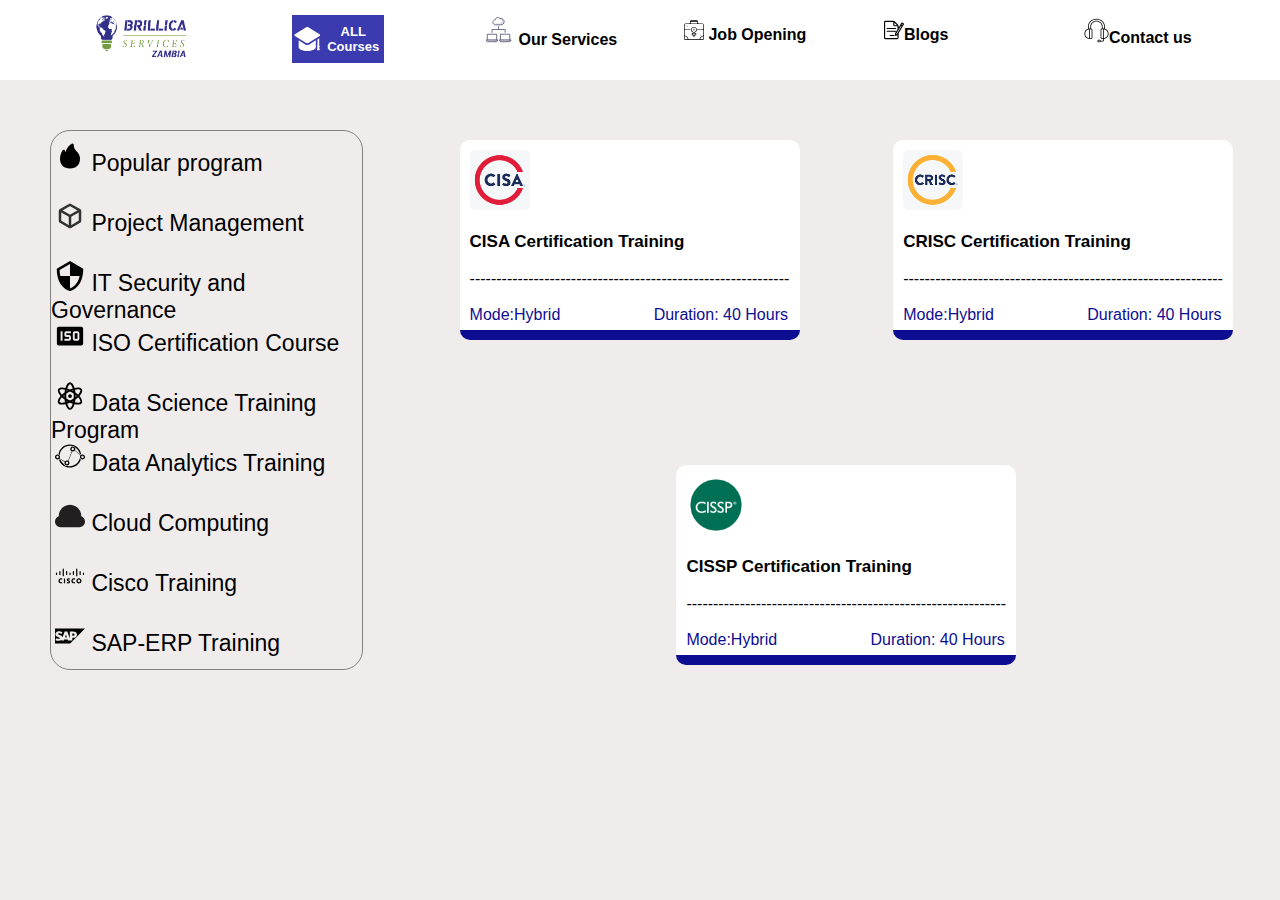
<file: Cisco _Training.html>
<!DOCTYPE html>
<html lang="en">
<head>
    <meta charset="UTF-8">
    <meta http-equiv="X-UA-Compatible" content="IE=edge">
    <meta name="viewport" content="width=device-width, initial-scale=1.0">
    <title> Cisco</title>
    <link rel="stylesheet" href="allcourses.css">
</head>
<body>
    <!DOCTYPE html>
<html lang="en">

<head>
    <meta charset="UTF-8">
    <meta http-equiv="X-UA-Compatible" content="IE=edge">
    <meta name="viewport" content="width=device-width, initial-scale=1.0">
    <title>Document</title>
    <link rel="stylesheet" href="allcourses.css">
</head>

<body id="sharat">
    <header>
        <div class="logodiv"><img src="image/brillica_zambia.png" alt="" width="100px" height="50px"></div>
        <!-- header div2 -->
        <div class="navbardiv"> <button> <svg fill="#fff" width="40px" height="30px" viewBox="0 0 14 14" role="img"
                    focusable="false" aria-hidden="true" xmlns="http://www.w3.org/2000/svg">
                    <path
                        d="m 12.499079,12.25525 c 0.0968,0 0.188377,-0.0436 0.249339,-0.11884 0.06096,-0.0752 0.08473,-0.17385 0.06473,-0.26853 l -0.202146,-0.95662 c 0.115125,-0.11137 0.187491,-0.26686 0.187491,-0.43975 0,-0.182 -0.08106,-0.34343 -0.206876,-0.45558 l 0,-3.32202 -0.810333,0.50146 0,2.82056 c -0.125815,0.11215 -0.2069,0.27358 -0.2069,0.45558 0,0.17291 0.07239,0.32841 0.187515,0.43975 l -0.20217,0.95662 c -0.02,0.0947 0.0038,0.19335 0.06473,0.26853 0.06096,0.0752 0.152539,0.11884 0.249339,0.11884 l 0.625281,0 z M 12.773741,4.75539 7.5021019,1.49209 C 7.3477151,1.39699 7.1736728,1.34925 6.9996305,1.34925 c -0.1740423,0 -0.3482077,0.0477 -0.5016586,0.14284 l -5.271713,3.2633 C 1.0854931,4.84249 0.99999905,4.99633 0.99999905,5.1619 c 0,0.1656 0.085494,0.31949 0.22625985,0.40673 l 5.2716883,3.26333 c 0.153451,0.0952 0.3276163,0.14284 0.5016586,0.14284 0.1740423,0 0.3481092,-0.0477 0.5024714,-0.14284 L 12.773741,5.56863 c 0.140766,-0.0872 0.22626,-0.24113 0.22626,-0.40673 0,-0.16557 -0.08549,-0.31946 -0.22626,-0.40651 z M 6.9996059,9.78508 c -0.3283798,0 -0.6488777,-0.0912 -0.928242,-0.26411 l -3.0750017,-1.90368 0,3.27796 c 0,0.97016 1.7931578,1.7555 4.0032436,1.7555 2.2108742,0 4.0038842,-0.78536 4.0038842,-1.7555 l 0,-3.27796 -3.0748786,1.90368 C 7.6492472,9.69388 7.3279857,9.78508 6.9996059,9.78508 Z" />
                </svg><span>ALL Courses </span></button>
            <!-- header Navbar -->
            <ul>
                <li> <a href="#"> <svg width="30px" height="30px" viewBox="0 0 64 64" version="1.1"
                            xmlns="http://www.w3.org/2000/svg" xmlns:xlink="http://www.w3.org/1999/xlink">

                            <title>cld-cloud-computer-network</title>
                            <desc>Created with Sketch.</desc>
                            <defs>

                            </defs>
                            <g id="General" stroke="none" stroke-width="1" fill="none" fill-rule="evenodd">
                                <g id="SLICES-64px" transform="translate(-720.000000, -200.000000)">

                                </g>
                                <g id="ICONS" transform="translate(-715.000000, -195.000000)">
                                    <g id="cld-cloud-computer-network" transform="translate(720.000000, 200.000000)">
                                        <path
                                            d="M24,49 C24,50.657 22.657,52 21,52 L3,52 C1.343,52 0,50.657 0,49 L0,48 L24,48 L24,49 Z"
                                            id="Fill-519" fill="#CDCCD6">

                                        </path>
                                        <path
                                            d="M19,48 L19,49 C19,50.656 17.657,52 16,52 L21,52 C22.657,52 24,50.656 24,49 L24,48 L19,48 Z"
                                            id="Fill-520" fill-opacity="0.25" fill="#6C6984">

                                        </path>
                                        <polygon id="Fill-521" fill="#FFFFFF" points="2 48 22 48 22 36 2 36">

                                        </polygon>
                                        <path
                                            d="M52,49 C52,50.657 50.657,52 49,52 L31,52 C29.343,52 28,50.657 28,49 L28,48 L52,48 L52,49 Z"
                                            id="Fill-522" fill="#CDCCD6">

                                        </path>
                                        <path
                                            d="M47,48 L47,49 C47,50.656 45.657,52 44,52 L49,52 C50.657,52 52,50.656 52,49 L52,48 L47,48 Z"
                                            id="Fill-523" fill-opacity="0.25" fill="#6C6984">

                                        </path>
                                        <polygon id="Fill-524" fill="#FFFFFF" points="30 48 50 48 50 36 30 36">

                                        </polygon>
                                        <path
                                            d="M29.4346,2.9414 C28.5576,1.1974 26.7516,0.0004 24.6666,0.0004 C21.7206,0.0004 19.3326,2.3874 19.3326,5.3334 C16.3876,5.3334 13.9996,7.7204 13.9996,10.6674 C13.9996,13.6124 16.3876,16.0004 19.3326,16.0004 L31.3326,16.0004 C35.0156,16.0004 37.9996,13.0154 37.9996,9.3334 C37.9996,5.6514 35.0156,2.6674 31.3326,2.6674 C30.6736,2.6674 30.0366,2.7624 29.4336,2.9414 L29.4346,2.9414 Z"
                                            id="Fill-525" fill="#FFFFFF">

                                        </path>
                                        <path
                                            d="M31.333,2.666 C30.932,2.666 30.542,2.713 30.159,2.781 C31.847,3.686 33,5.494 33,7.583 C33,10.575 30.637,13 27.723,13 L18.223,13 C16.207,13 14.526,11.548 14.106,9.609 C14.038,9.951 14,10.305 14,10.666 C14,13.612 16.388,16 19.333,16 L31.333,16 C35.016,16 38,13.016 38,9.333 C38,5.651 35.016,2.666 31.333,2.666"
                                            id="Fill-526" fill-opacity="0.25" fill="#6C6984">

                                        </path>
                                        <path
                                            d="M24,49 C24,50.657 22.657,52 21,52 L3,52 C1.343,52 0,50.657 0,49 L0,48 L24,48 L24,49 Z"
                                            id="Stroke-527" stroke="#676883" stroke-width="2" stroke-linecap="round"
                                            stroke-linejoin="round">

                                        </path>
                                        <polyline id="Stroke-528" stroke="#676883" stroke-width="2"
                                            stroke-linecap="round" stroke-linejoin="round"
                                            points="2 48 2 36 22 36 22 48">

                                        </polyline>
                                        <path
                                            d="M52,49 C52,50.657 50.657,52 49,52 L31,52 C29.343,52 28,50.657 28,49 L28,48 L52,48 L52,49 Z"
                                            id="Stroke-529" stroke="#676883" stroke-width="2" stroke-linecap="round"
                                            stroke-linejoin="round">

                                        </path>
                                        <polyline id="Stroke-530" stroke="#676883" stroke-width="2"
                                            stroke-linecap="round" stroke-linejoin="round"
                                            points="30 48 30 36 50 36 50 48">

                                        </polyline>
                                        <polyline id="Stroke-531" stroke="#676883" stroke-width="2"
                                            stroke-linecap="round" stroke-linejoin="round"
                                            points="12 32 12 26 40 26 40 32">

                                        </polyline>
                                        <path d="M26,20 L26,26" id="Stroke-532" stroke="#676883" stroke-width="2"
                                            stroke-linecap="round" stroke-linejoin="round">

                                        </path>
                                        <path
                                            d="M29.4346,2.9414 C28.5576,1.1974 26.7516,0.0004 24.6666,0.0004 C21.7206,0.0004 19.3326,2.3874 19.3326,5.3334 C16.3876,5.3334 13.9996,7.7204 13.9996,10.6674 C13.9996,13.6124 16.3876,16.0004 19.3326,16.0004 L31.3326,16.0004 C35.0156,16.0004 37.9996,13.0154 37.9996,9.3334 C37.9996,5.6514 35.0156,2.6674 31.3326,2.6674 C30.6736,2.6674 30.0366,2.7624 29.4336,2.9414 L29.4346,2.9414 Z"
                                            id="Stroke-533" stroke="#676883" stroke-width="2" stroke-linecap="round"
                                            stroke-linejoin="round">

                                        </path>
                                    </g>
                                </g>
                            </g>
                        </svg> Our Services </a></li>
            </ul>
            <ul>
                <li> <a href="#"> <svg fill="#000000" height="20px" width="20px" version="1.1" id="Layer_1"
                            xmlns="http://www.w3.org/2000/svg" xmlns:xlink="http://www.w3.org/1999/xlink"
                            viewBox="0 0 512 512" xml:space="preserve">
                            <g>
                                <g>
                                    <path d="M471.149,87.149h-99.448c-2.466-6.952-7.983-12.469-14.935-14.935V40.851C356.766,18.325,338.441,0,315.915,0h-119.83
               c-22.526,0-40.851,18.325-40.851,40.851v31.363c-6.952,2.465-12.469,7.983-14.935,14.935H40.851C18.325,87.149,0,105.474,0,128
               v343.149C0,493.675,18.325,512,40.851,512h430.298C493.675,512,512,493.675,512,471.149V128
               C512,105.474,493.675,87.149,471.149,87.149z M196.085,16.34h119.83c10.651,0,19.733,6.831,23.105,16.34H172.98
               C176.352,23.172,185.434,16.34,196.085,16.34z M171.574,49.021h168.851v38.128H171.574V49.021z M40.851,495.66
               c-13.515,0-24.511-10.995-24.511-24.511v-56.804c43.046,3.9,77.414,38.268,81.314,81.314H40.851z M495.66,471.149
               c0,13.516-10.996,24.511-24.511,24.511h-56.804c3.9-43.046,38.268-77.414,81.314-81.314V471.149z M495.66,217.872
               c0,13.516-10.996,24.511-24.511,24.511H329.067c-4.079-36.714-35.284-65.362-73.067-65.362c-40.546,0-73.532,32.986-73.532,73.532
               c0,31.416,19.858,59.077,49.021,69.349v20.524h-24.511c-4.513,0-8.17,3.658-8.17,8.17v32.681c0,4.512,3.657,8.17,8.17,8.17h24.511
               v24.511c0,4.512,3.657,8.17,8.17,8.17h32.681c4.513,0,8.17-3.658,8.17-8.17v-24.511h24.511c4.513,0,8.17-3.658,8.17-8.17v-32.681
               c0-4.512-3.657-8.17-8.17-8.17h-24.511v-20.524c26.604-9.371,45.457-33.215,48.562-61.179h142.077
               c9.19,0,17.678-3.051,24.511-8.192v147.397c-52.066,3.979-93.752,45.665-97.731,97.731H114.071
               c-3.979-52.066-45.665-93.752-97.731-97.731V250.531c6.832,5.141,15.321,8.192,24.511,8.192h117.106c4.513,0,8.17-3.658,8.17-8.17
               c0-4.512-3.657-8.17-8.17-8.17H40.851c-13.515,0-24.511-10.995-24.511-24.511V128c0-13.516,10.996-24.511,24.511-24.511h430.298
               c13.515,0,24.511,10.995,24.511,24.511V217.872z M272.34,356.766h24.511v16.34H272.34c-4.513,0-8.17,3.658-8.17,8.17v24.511
               h-16.34v-24.511c0-4.512-3.657-8.17-8.17-8.17h-24.511v-16.34h24.511c4.513,0,8.17-3.658,8.17-8.17v-34.741
               c0-3.728-2.523-6.983-6.134-7.912c-25.251-6.499-42.887-29.277-42.887-55.39c0-31.536,25.657-57.192,57.191-57.192
               s57.191,25.656,57.191,57.192c0,26.113-17.636,48.891-42.887,55.39c-3.61,0.929-6.134,4.184-6.134,7.912v34.741
               C264.17,353.108,267.827,356.766,272.34,356.766z" />
                                </g>
                            </g>
                            <g>
                                <g>
                                    <circle cx="49.021" cy="136.17" r="8.17" />
                                </g>
                            </g>
                            <g>
                                <g>
                                    <circle cx="81.702" cy="168.851" r="8.17" />
                                </g>
                            </g>
                            <g>
                                <g>
                                    <circle cx="430.298" cy="381.277" r="8.17" />
                                </g>
                            </g>
                            <g>
                                <g>
                                    <path d="M256,226.043c-4.513,0-8.17,3.658-8.17,8.17v32.681c0,4.512,3.657,8.17,8.17,8.17c4.513,0,8.17-3.658,8.17-8.17v-32.681
               C264.17,229.701,260.513,226.043,256,226.043z" />
                                </g>
                            </g>
                        </svg> Job Opening </a></li>
            </ul>
            <ul>
                <li> <a href="#"> <svg height="20px" width="20px" version="1.1" id="Capa_1"
                            xmlns="http://www.w3.org/2000/svg" xmlns:xlink="http://www.w3.org/1999/xlink"
                            viewBox="0 0 257.925 257.925" xml:space="preserve">
                            <g>
                                <path style="fill:#000002;" d="M129.299,192.669h-50c-4.143,0-7.5,3.357-7.5,7.5c0,4.143,3.357,7.5,7.5,7.5h50
           c4.143,0,7.5-3.357,7.5-7.5C136.799,196.027,133.441,192.669,129.299,192.669z" />
                                <path style="fill:#000002;" d="M39.98,117.107h109.33c4.143,0,7.5-3.357,7.5-7.5c0-4.143-3.357-7.5-7.5-7.5H39.98
           c-4.143,0-7.5,3.357-7.5,7.5C32.48,113.749,35.838,117.107,39.98,117.107z" />
                                <path style="fill:#000002;" d="M156.811,144.881c0-4.143-3.357-7.5-7.5-7.5H39.98c-4.143,0-7.5,3.357-7.5,7.5
           c0,4.143,3.357,7.5,7.5,7.5h109.33C153.453,152.381,156.811,149.024,156.811,144.881z" />
                                <path style="fill:#000002;" d="M257.489,48.549c-0.88-3.247-2.987-5.937-5.935-7.575l-12.229-6.797
           c-1.858-1.033-3.97-1.579-6.105-1.579c-4.469,0-8.648,2.371-10.909,6.189l-33.656,56.867v-15.73c0-7.48-4.003-17.097-9.312-22.368
           l-38.053-37.777c-5.297-5.259-14.918-9.224-22.381-9.224H17.5c-9.649,0-17.5,7.851-17.5,17.5v201.816c0,9.649,7.851,17.5,17.5,17.5
           h153.655c9.649,0,17.5-7.851,17.5-17.5V172.19L256.19,58.081C257.907,55.18,258.368,51.794,257.489,48.549z M234.049,48.406
           l7.854,4.365l-7.281,12.304l-7.854-4.365L234.049,48.406z M166.373,180.389c-0.752,1.269-2.897,3.391-4.172,4.126l-5.038,2.906
           l-0.191-5.813c-0.044-1.314,0.67-4.102,1.34-5.232l60.813-102.753l7.854,4.365L166.373,180.389z M167.398,66.832h-30.426
           c-1.355,0-2.5-1.145-2.5-2.5V34.145L167.398,66.832z M171.155,232.371H17.5c-1.355,0-2.5-1.145-2.5-2.5V28.054
           c0-1.355,1.145-2.5,2.5-2.5h101.41c0.181,0,0.371,0.011,0.563,0.023v38.756c0,9.649,7.851,17.5,17.5,17.5h36.683v38.999
           c0,0.052,0.007,0.103,0.008,0.154l-28.26,47.749c-2.121,3.583-3.562,9.206-3.424,13.368l0.438,13.313
           c0.192,5.895,4.513,10.34,10.05,10.34c1.92,0,3.888-0.551,5.688-1.59l11.541-6.657c1.289-0.744,2.649-1.758,3.958-2.912v35.274
           C173.655,231.226,172.511,232.371,171.155,232.371z" />
                            </g>
                        </svg>Blogs </a></li>
            </ul>
            <ul>
                <li> <a href="#"> <svg fill="#000000" width="25px" height="25px" viewBox="0 0 64 64" version="1.1"
                            xml:space="preserve" xmlns="http://www.w3.org/2000/svg"
                            xmlns:xlink="http://www.w3.org/1999/xlink">

                            <g id="_x32_5_attachment" />

                            <g id="_x32_4_office" />

                            <g id="_x32_3_pin" />

                            <g id="_x32_2_business_card" />

                            <g id="_x32_1_form" />

                            <g id="_x32_0_headset">

                                <g>

                                    <path
                                        d="M63,40.2202c0-5.9472-3.9073-10.9949-9.2881-12.7225v-6.0148c0-10.5703-10.1641-19.8423-21.752-19.8423    s-21.752,9.272-21.752,19.8423v6.0442C4.8693,29.2792,1,34.303,1,40.2202C1,47.5884,6.9941,53.583,14.3623,53.583h3.6738    c1.9336,0,3.5059-1.5728,3.5059-3.5059v-19.71c0-1.8768-1.4827-3.4017-3.3359-3.4926v-5.1373    c0-6.0151,5.8818-12.7432,13.7539-12.7432c7.8701,0,13.75,6.728,13.75,12.7432v5.1458c-1.8132,0.1329-3.252,1.636-3.252,3.4841    v19.71c0,1.9331,1.5723,3.5059,3.5059,3.5059h2.6728l-0.0048,4.5596h-5.6547c-0.3737-1.429-1.6642-2.4917-3.2086-2.4917h-2.0977    c-1.835,0-3.3281,1.4932-3.3281,3.3281s1.4932,3.3281,3.3281,3.3281h2.0977c1.4242,0,2.6327-0.9039,3.1068-2.1646h6.7556    c0.5518,0,0.999-0.4473,1-0.999l0.0059-5.6111C57.5385,53.0181,63,47.2512,63,40.2202z M39.7686,60.3071h-2.0977    c-0.7324,0-1.3281-0.5957-1.3281-1.3281s0.5957-1.3281,1.3281-1.3281h2.0977c0.7324,0,1.3281,0.5957,1.3281,1.3281    S40.501,60.3071,39.7686,60.3071z M13.3623,51.5396C7.5635,51.0313,3,46.1489,3,40.2202s4.5635-10.811,10.3623-11.3193V51.5396z     M19.542,30.3672v19.71c0,0.8306-0.6758,1.5059-1.5059,1.5059h-2.6738V28.8574h2.6738    C18.8662,28.8574,19.542,29.5347,19.542,30.3672z M31.96,6.9941c-8.2451,0-15.7539,7.0273-15.7539,14.7432v5.1201h-1.8438    c-0.735,0-1.4512,0.0753-2.1543,0.19v-5.5645c0-9.5049,9.2295-17.8423,19.752-17.8423s19.752,8.3374,19.752,17.8423v5.5522    c-0.6778-0.1064-1.3671-0.1777-2.0742-0.1777H47.71v-5.1201C47.71,14.0215,40.2031,6.9941,31.96,6.9941z M44.458,50.0771v-19.71    c0-0.8325,0.6758-1.5098,1.5059-1.5098h2.6738V51.583h-2.6738C45.1338,51.583,44.458,50.9077,44.458,50.0771z M50.6377,51.5396    V28.9009C56.4365,29.4092,61,34.2915,61,40.2202S56.4365,51.0313,50.6377,51.5396z" />

                                </g>

                            </g>

                            <g id="_x31_9_video_call" />

                            <g id="_x31_8_letter_box" />

                            <g id="_x31_7_papperplane" />

                            <g id="_x31_6_laptop" />

                            <g id="_x31_5_connection" />

                            <g id="_x31_4_phonebook" />

                            <g id="_x31_3_classic_telephone" />

                            <g id="_x31_2_sending_mail" />

                            <g id="_x31_1_man_talking" />

                            <g id="_x31_0_date" />

                            <g id="_x30_9_review" />

                            <g id="_x30_8_email" />

                            <g id="_x30_7_information" />

                            <g id="_x30_6_phone_talking" />

                            <g id="_x30_5_women_talking" />

                            <g id="_x30_4_calling" />

                            <g id="_x30_3_women" />

                            <g id="_x30_2_writing" />

                            <g id="_x30_1_chatting" />

                        </svg>Contact us </a></li>
            </ul>
            <!-- Header 3 -->
            <div class="contactdiv">
                <spna class="span1">
                    <svg width="20px" height="20px" viewBox="0 0 15 15" version="1.1" xmlns="http://www.w3.org/2000/svg"
                        xmlns:xlink="http://www.w3.org/1999/xlink">

                        <title>call [#192]</title>
                        <desc>Created with Sketch.</desc>
                        <defs>

                        </defs>
                        <g id="Page-1" stroke="none" stroke-width="1" fill="none" fill-rule="evenodd">
                            <g id="Dribbble-Light-Preview" transform="translate(-103.000000, -7321.000000)"
                                fill="#000000">
                                <g id="icons" transform="translate(56.000000, 160.000000)">
                                    <path
                                        d="M61.7302966,7173.99596 C61.2672966,7175.40296 59.4532966,7176.10496 58.1572966,7175.98796 C56.3872966,7175.82796 54.4612966,7174.88896 52.9992966,7173.85496 C50.8502966,7172.33496 48.8372966,7169.98396 47.6642966,7167.48896 C46.8352966,7165.72596 46.6492966,7163.55796 47.8822966,7161.95096 C48.3382966,7161.35696 48.8312966,7161.03996 49.5722966,7161.00296 C50.6002966,7160.95296 50.7442966,7161.54096 51.0972966,7162.45696 C51.3602966,7163.14196 51.7112966,7163.84096 51.9072966,7164.55096 C52.2742966,7165.87596 50.9912966,7165.93096 50.8292966,7167.01396 C50.7282966,7167.69696 51.5562966,7168.61296 51.9302966,7169.09996 C52.6632966,7170.05396 53.5442966,7170.87696 54.5382966,7171.50296 C55.1072966,7171.86196 56.0262966,7172.50896 56.6782966,7172.15196 C57.6822966,7171.60196 57.5872966,7169.90896 58.9912966,7170.48196 C59.7182966,7170.77796 60.4222966,7171.20496 61.1162966,7171.57896 C62.1892966,7172.15596 62.1392966,7172.75396 61.7302966,7173.99596 C61.4242966,7174.92396 62.0362966,7173.06796 61.7302966,7173.99596"
                                        id="call-[#192]">

                                    </path>
                                </g>
                            </g>
                        </g>
                    </svg> 7300935101 <br><svg version="1.1" id="Icons" xmlns="http://www.w3.org/2000/svg"
                        xmlns:xlink="http://www.w3.org/1999/xlink" viewBox="0 0 32 32" xml:space="preserve" width="20px"
                        height="20px" fill="#000000">

                        <g id="SVGRepo_bgCarrier" stroke-width="0" />

                        <g id="SVGRepo_tracerCarrier" stroke-linecap="round" stroke-linejoin="round" />

                        <g id="SVGRepo_iconCarrier">
                            <style type="text/css">
                                .st0 {
                                    fill: #FFFFFF;
                                }

                                .st1 {
                                    fill: #3A559F;
                                }

                                .st2 {
                                    fill: #F4F4F4;
                                }

                                .st3 {
                                    fill: #FF0084;
                                }

                                .st4 {
                                    fill: #0063DB;
                                }

                                .st5 {
                                    fill: #00ACED;
                                }

                                .st6 {
                                    fill: #FFEC06;
                                }

                                .st7 {
                                    fill: #FF0000;
                                }

                                .st8 {
                                    fill: #25D366;
                                }

                                .st9 {
                                    fill: #0088FF;
                                }

                                .st10 {
                                    fill: #314358;
                                }

                                .st11 {
                                    fill: #EE6996;
                                }

                                .st12 {
                                    fill: #01AEF3;
                                }

                                .st13 {
                                    fill: #FFFEFF;
                                }

                                .st14 {
                                    fill: #F06A35;
                                }

                                .st15 {
                                    fill: #00ADEF;
                                }

                                .st16 {
                                    fill: #1769FF;
                                }

                                .st17 {
                                    fill: #1AB7EA;
                                }

                                .st18 {
                                    fill: #6001D1;
                                }

                                .st19 {
                                    fill: #E41214;
                                }

                                .st20 {
                                    fill: #05CE78;
                                }

                                .st21 {
                                    fill: #7B519C;
                                }

                                .st22 {
                                    fill: #FF4500;
                                }

                                .st23 {
                                    fill: #00F076;
                                }

                                .st24 {
                                    fill: #FFC900;
                                }

                                .st25 {
                                    fill: #00D6FF;
                                }

                                .st26 {
                                    fill: #FF3A44;
                                }

                                .st27 {
                                    fill: #FF6A36;
                                }

                                .st28 {
                                    fill: #0061FE;
                                }

                                .st29 {
                                    fill: #F7981C;
                                }

                                .st30 {
                                    fill: #EE1B22;
                                }

                                .st31 {
                                    fill: #EF3561;
                                }

                                .st32 {
                                    fill: none;
                                    stroke: #FFFFFF;
                                    stroke-width: 2;
                                    stroke-miterlimit: 10;
                                }

                                .st33 {
                                    fill: #0097D3;
                                }

                                .st34 {
                                    fill: #01308A;
                                }

                                .st35 {
                                    fill: #019CDE;
                                }

                                .st36 {
                                    fill: #FFD049;
                                }

                                .st37 {
                                    fill: #16A05D;
                                }

                                .st38 {
                                    fill: #4486F4;
                                }

                                .st39 {
                                    fill: none;
                                }

                                .st40 {
                                    fill: #34A853;
                                }

                                .st41 {
                                    fill: #4285F4;
                                }

                                .st42 {
                                    fill: #FBBC05;
                                }

                                .st43 {
                                    fill: #EA4335;
                                }
                            </style>
                            <path class="st8"
                                d="M17,0C8.7,0,2,6.7,2,15c0,3.4,1.1,6.6,3.2,9.2l-2.1,6.4c-0.1,0.4,0,0.8,0.3,1.1C3.5,31.9,3.8,32,4,32 c0.1,0,0.3,0,0.4-0.1l6.9-3.1C13.1,29.6,15,30,17,30c8.3,0,15-6.7,15-15S25.3,0,17,0z" />
                            <path class="st0"
                                d="M25.7,20.5c-0.4,1.2-1.9,2.2-3.2,2.4C22.2,23,21.9,23,21.5,23c-0.8,0-2-0.2-4.1-1.1c-2.4-1-4.8-3.1-6.7-5.8 L10.7,16C10.1,15.1,9,13.4,9,11.6c0-2.2,1.1-3.3,1.5-3.8c0.5-0.5,1.2-0.8,2-0.8c0.2,0,0.3,0,0.5,0c0.7,0,1.2,0.2,1.7,1.2l0.4,0.8 c0.3,0.8,0.7,1.7,0.8,1.8c0.3,0.6,0.3,1.1,0,1.6c-0.1,0.3-0.3,0.5-0.5,0.7c-0.1,0.2-0.2,0.3-0.3,0.3c-0.1,0.1-0.1,0.1-0.2,0.2 c0.3,0.5,0.9,1.4,1.7,2.1c1.2,1.1,2.1,1.4,2.6,1.6l0,0c0.2-0.2,0.4-0.6,0.7-0.9l0.1-0.2c0.5-0.7,1.3-0.9,2.1-0.6 c0.4,0.2,2.6,1.2,2.6,1.2l0.2,0.1c0.3,0.2,0.7,0.3,0.9,0.7C26.2,18.5,25.9,19.8,25.7,20.5z" />
                        </g>

                    </svg> 7300935101
                </spna> <Button> Enquiry</Button>
            </div>
    </header>
    <div class="test">
        <div class="hoverdiv">
            <ul>
                <li class="pp"> <svg width="30px" height="30px" viewBox="0 0 24 24" id="Flat_Color" data-name="Flat Color" xmlns="http://www.w3.org/2000/svg"><path id="primary" d="M17.4,8.38A7.1,7.1,0,0,1,15,3a1,1,0,0,0-1.55-.83,10.89,10.89,0,0,0-5,6.73A4.37,4.37,0,0,1,8,7.77,1,1,0,0,0,7.27,7a1,1,0,0,0-1,.25C5,8.58,4,12,4,14c0,5.08,2.92,8,8,8s8-3,8-8C20,11.22,18.62,9.71,17.4,8.38Z" style="fill:#000000"></path></svg> <span class="spanbox"> <a href="allcourses.html">Popular program</a> </span> </li>
                <li > <svg width="30px" height="30px" viewBox="0 0 24 24" fill="none" xmlns="http://www.w3.org/2000/svg">
                    <path d="M4 15.8294V15.75V8C4 7.69114 4.16659 7.40629 4.43579 7.25487L4.45131 7.24614L11.6182 3.21475L11.6727 3.18411C11.8759 3.06979 12.1241 3.06979 12.3273 3.18411L19.6105 7.28092C19.8511 7.41625 20 7.67083 20 7.94687V8V15.75V15.8294C20 16.1119 19.8506 16.3733 19.6073 16.5167L12.379 20.7766C12.1451 20.9144 11.8549 20.9144 11.621 20.7766L4.39267 16.5167C4.14935 16.3733 4 16.1119 4 15.8294Z" stroke="#323232" stroke-width="2"/>
                    <path d="M12 21V12" stroke="#323232" stroke-width="2"/>
                    <path d="M12 12L4 7.5" stroke="#323232" stroke-width="2"/>
                    <path d="M20 7.5L12 12" stroke="#323232" stroke-width="2"/>
                    </svg> <span class="spanbox"> <a href="Project _Management.html">Project Management</a> </span></li>
                <li> <svg height="30px" width="30px" version="1.1" id="_x32_" xmlns="http://www.w3.org/2000/svg" xmlns:xlink="http://www.w3.org/1999/xlink" 
                    viewBox="0 0 512 512"  xml:space="preserve">
               <style type="text/css">
                   .st0{fill:#000000;}
               </style>
               <g>
                   <path class="st0" d="M256.001,0L29.89,130.537c0,47.476,4.506,88.936,12.057,125.463C88.61,481.721,256.001,512,256.001,512
                       s167.389-30.279,214.053-256c7.551-36.527,12.057-77.986,12.057-125.463L256.001,0z M256.118,466.723
                       c-0.035-0.012-0.082-0.028-0.117-0.039v-47.672V256H140.77H91.122c-6.67-29.738-11.109-63.506-12.394-101.93L255.999,51.728h0.002
                       v51.73V256h115.27h49.625C385.636,413.404,287.327,456.774,256.118,466.723z"/>
               </g>
               </svg> <span class="spanbox"> <a href="IT_Security.html">IT Security and Governance </a> </span></li>
                <li> <svg fill="#000000" width="30px" height="30px" viewBox="0 0 32 32" id="icon" xmlns="http://www.w3.org/2000/svg"><defs><style>.cls-1{fill:none;}</style></defs><title>ISO--filled</title><rect x="21" y="13" width="3" height="6"/><path d="M28,6H4A2,2,0,0,0,2,8V24a2,2,0,0,0,2,2H28a2,2,0,0,0,2-2V8A2,2,0,0,0,28,6ZM8,21H6V11H8Zm9-8H12v2h3a2,2,0,0,1,2,2v2a2,2,0,0,1-2,2H10V19h5V17H12a2,2,0,0,1-2-2V13a2,2,0,0,1,2-2h5Zm9,6a2,2,0,0,1-2,2H21a2,2,0,0,1-2-2V13a2,2,0,0,1,2-2h3a2,2,0,0,1,2,2Z"/><rect id="_Transparent_Rectangle_" data-name="&lt;Transparent Rectangle&gt;" class="cls-1" width="32" height="32"/></svg> <span class="spanbox"> <a href="Iso_certification.html">ISO Certification Course</a></span></li>
                <li> <svg width="30px" height="30px" viewBox="0 0 48 48" xmlns="http://www.w3.org/2000/svg">
                    <title>data-science</title>
                    <g id="Layer_2" data-name="Layer 2">
                      <g id="invisible_box" data-name="invisible box">
                        <rect width="48" height="48" fill="none"/>
                        <rect width="48" height="48" fill="none"/>
                        <rect width="48" height="48" fill="none"/>
                      </g>
                      <g id="icons_Q2" data-name="icons Q2">
                        <g>
                          <path d="M43.1,13c-1.1-1.8-3.5-2.7-6.6-2.7a19.6,19.6,0,0,0-5.2.7C29.6,5.5,27,2,24,2s-5.6,3.5-7.3,9a19.6,19.6,0,0,0-5.2-.7c-3.1,0-5.5.9-6.6,2.7s.2,6.8,4,11c-3.8,4.2-5.5,8.3-4,11s3.5,2.7,6.6,2.7a19.6,19.6,0,0,0,5.2-.7c1.7,5.5,4.3,9,7.3,9s5.6-3.5,7.3-9a19.6,19.6,0,0,0,5.2.7c3.1,0,5.5-.9,6.6-2.7s-.2-6.8-4-11C42.9,19.8,44.6,15.7,43.1,13ZM24,5c1.1,0,3,2.3,4.4,6.8A38.9,38.9,0,0,0,24,13.4a38.9,38.9,0,0,0-4.4-1.6C21,7.3,22.9,5,24,5Zm6,19c0,1.4-.1,2.7-.2,3.9l-2.6,1.7L24,31.2l-3.2-1.6-2.6-1.7c-.1-1.2-.2-2.5-.2-3.9s.1-2.7.2-3.9l2.6-1.7L24,16.8l3.2,1.6,2.6,1.7C29.9,21.3,30,22.6,30,24Zm3-1.7L34.9,24,33,25.7V22.3Zm-3.6,9.5-.3,1.5-1.5-.5,1.1-.6Zm-9,1-1.5.5-.3-1.5.7.4ZM15,25.7,13.1,24,15,22.3v3.4Zm3.6-9.5.3-1.5,1.5.5-1.1.6Zm10.1-.4-1.1-.6,1.5-.5.3,1.5ZM7.5,14.5c.5-.7,2-1.2,4-1.2a18.6,18.6,0,0,1,4.5.6c-.3,1.4-.5,2.9-.7,4.5A38.4,38.4,0,0,0,11,21.9C7.9,18.5,6.9,15.6,7.5,14.5Zm4,20.2c-2,0-3.5-.5-4-1.2s.4-4,3.5-7.4a38.4,38.4,0,0,0,4.3,3.5c.2,1.6.4,3.1.7,4.5A18.6,18.6,0,0,1,11.5,34.7ZM24,43c-1.1,0-3-2.3-4.4-6.8A38.9,38.9,0,0,0,24,34.6a38.9,38.9,0,0,0,4.4,1.6C27,40.7,25.1,43,24,43Zm16.5-9.5c-.5.7-2,1.2-4,1.2a18.6,18.6,0,0,1-4.5-.6c.3-1.4.5-2.9.7-4.5A38.4,38.4,0,0,0,37,26.1C40.1,29.5,41.1,32.4,40.5,33.5ZM37,21.9a38.4,38.4,0,0,0-4.3-3.5c-.2-1.6-.4-3.1-.7-4.5a18.6,18.6,0,0,1,4.5-.6c2,0,3.5.5,4,1.2S40.1,18.5,37,21.9Z"/>
                          <circle cx="24" cy="24" r="3"/>
                        </g>
                      </g>
                    </g>
                  </svg> <span class="spanbox"> <a href="Data_Science.html">Data Science Training Program</a> </span></li>
                <li> <svg fill="#000000" version="1.1" id="Capa_1" xmlns="http://www.w3.org/2000/svg" xmlns:xlink="http://www.w3.org/1999/xlink" 
                    width="30px" height="30px" viewBox="0 0 112.074 112.074"
                    xml:space="preserve">
               <g>
                   <g>
                       <path d="M102.643,50.547c-2.523,0-4.813,1.001-6.506,2.621L74.657,34.332c0.735-1.342,1.155-2.882,1.155-4.518
                           c0-5.201-4.231-9.432-9.432-9.432c-5.201,0-9.433,4.231-9.433,9.432c0,3.814,2.28,7.1,5.545,8.584L49.015,74.107
                           c-1.307-0.686-2.79-1.078-4.364-1.078c-3,0-5.671,1.413-7.4,3.602L17.436,64.946c0.9-1.445,1.428-3.144,1.428-4.966
                           c0-5.201-4.232-9.434-9.432-9.434C4.231,50.547,0,54.779,0,59.98c0,5.199,4.231,9.431,9.432,9.431
                           c2.785,0,5.284-1.222,7.012-3.146L36.343,78c-0.716,1.329-1.125,2.848-1.125,4.461c0,5.2,4.232,9.432,9.433,9.432
                           c5.2,0,9.432-4.23,9.432-9.432c0-3.025-1.437-5.715-3.658-7.441l13.617-36.079c0.749,0.192,1.53,0.305,2.339,0.305
                           c2.973,0,5.623-1.385,7.354-3.542l21.318,18.695c-1.152,1.565-1.844,3.492-1.844,5.58c0,5.199,4.232,9.431,9.434,9.431
                           s9.432-4.231,9.432-9.431S107.844,50.547,102.643,50.547z M9.432,64.49c-2.488,0-4.511-2.023-4.511-4.51
                           c0-2.489,2.023-4.512,4.511-4.512s4.511,2.022,4.511,4.512C13.944,62.467,11.92,64.49,9.432,64.49z M44.651,86.973
                           c-2.488,0-4.511-2.023-4.511-4.511s2.023-4.512,4.511-4.512c2.487,0,4.511,2.022,4.511,4.512
                           C49.161,84.949,47.138,86.973,44.651,86.973z M66.381,34.326c-2.488,0-4.512-2.023-4.512-4.511c0-2.487,2.023-4.511,4.512-4.511
                           c2.486,0,4.51,2.023,4.51,4.511C70.891,32.303,68.868,34.326,66.381,34.326z M102.643,64.49c-2.487,0-4.512-2.023-4.512-4.51
                           c0-2.489,2.023-4.512,4.512-4.512s4.511,2.022,4.511,4.512C107.153,62.467,105.131,64.49,102.643,64.49z"/>
                       <path d="M17.821,52.707c1.693-19.326,17.955-34.539,37.714-34.539c2.359,0,4.667,0.228,6.909,0.643
                           c1.084-0.342,2.237-0.529,3.434-0.529c4.255,0,7.966,2.34,9.935,5.797c8.285,5.275,14.387,13.677,16.636,23.534l3.237,2.839
                           c0.687-0.472,1.418-0.863,2.182-1.173c-3.251-20.438-20.993-36.111-42.332-36.111c-21.34,0-39.083,15.675-42.332,36.114
                           C15.02,50.018,16.606,51.204,17.821,52.707z"/>
                       <path d="M92.204,65.512c-4.217,16.312-19.058,28.395-36.669,28.395c-2.606,0-5.151-0.266-7.61-0.77
                           c-1.185,0.416-2.452,0.654-3.776,0.654c-4.679,0-8.704-2.827-10.472-6.859c-5.512-3.912-9.935-9.256-12.723-15.49l-4.723-2.786
                           c-0.426,0.354-0.88,0.668-1.349,0.956c5.693,17.004,21.759,29.295,40.653,29.295c18.893,0,34.957-12.288,40.65-29.288
                           C94.537,68.607,93.162,67.195,92.204,65.512z"/>
                   </g>
               </g>
               </svg> <span class="spanbox"> <a href="Data_Analytics.html">Data Analytics Training </a></span></li>
                <li> <svg version="1.0" id="Layer_1" xmlns="http://www.w3.org/2000/svg" xmlns:xlink="http://www.w3.org/1999/xlink" 
                    width="30px" height="30px" viewBox="0 0 64 64" enable-background="new 0 0 64 64" xml:space="preserve">
               <path fill-rule="evenodd" clip-rule="evenodd" fill="#231F20" d="M55.938,32.707C55.945,32.465,56,32.234,56,31.992
                   c0-13.258-10.742-24-24-24s-24,10.742-24,24c0,0.242,0.055,0.473,0.062,0.715C3.379,34.344,0,38.754,0,43.992
                   c0,6.625,5.371,12,12,12V56h40v-0.008c6.625,0,12-5.371,12-12C64,38.75,60.617,34.344,55.938,32.707z"/>
               </svg><span class="spanbox" > <a href="Cloud_Computing.html">Cloud Computing</a> </span></li>
                <li> <svg fill="#000000" width="30px" height="30px" viewBox="0 0 32 32" version="1.1" xmlns="http://www.w3.org/2000/svg">
                    <title>cisco</title>
                    <path d="M1.004 14.41c0.026 0.338 0.307 0.602 0.649 0.602s0.623-0.264 0.649-0.6l0-0.002v-1.443c-0.016-0.346-0.3-0.621-0.649-0.621s-0.633 0.275-0.649 0.62l-0 0.001v1.443zM4.598 14.41c0.030 0.335 0.31 0.595 0.65 0.595s0.62-0.26 0.65-0.593l0-0.003v-3.235c-0.016-0.346-0.3-0.621-0.649-0.621s-0.633 0.275-0.649 0.62l-0 0.001v3.235zM8.174 15.714c0.016 0.346 0.3 0.621 0.649 0.621s0.633-0.275 0.649-0.62l0-0.001v-6.999c-0.016-0.346-0.3-0.621-0.649-0.621s-0.633 0.275-0.649 0.62l-0 0.001v6.999zM11.781 14.41c0.016 0.346 0.3 0.621 0.649 0.621s0.633-0.275 0.649-0.62l0-0.001v-3.235c-0.016-0.346-0.3-0.621-0.649-0.621s-0.633 0.275-0.649 0.62l-0 0.001v3.235zM15.368 14.41c0.034 0.332 0.311 0.588 0.649 0.588s0.616-0.257 0.649-0.586l0-0.003v-1.443c-0.016-0.346-0.3-0.621-0.649-0.621s-0.633 0.275-0.649 0.62l-0 0.001v1.443zM18.99 14.41c0.022 0.342 0.304 0.611 0.65 0.611s0.628-0.269 0.65-0.609l0-0.002v-3.235c-0.016-0.346-0.3-0.621-0.649-0.621s-0.633 0.275-0.649 0.62l-0 0.001v3.235zM22.537 15.714c0.026 0.338 0.307 0.602 0.649 0.602s0.623-0.264 0.649-0.6l0-0.002v-6.999c-0.016-0.346-0.3-0.621-0.649-0.621s-0.633 0.275-0.649 0.62l-0 0.001v6.999zM26.143 14.41c0.027 0.338 0.308 0.603 0.65 0.603s0.624-0.264 0.65-0.601l0-0.002v-3.235c-0.022-0.342-0.304-0.611-0.65-0.611s-0.628 0.269-0.65 0.609l-0 0.002v3.235zM29.697 14.41c0.016 0.346 0.3 0.621 0.649 0.621s0.633-0.275 0.649-0.62l0-0.001v-1.443c-0.016-0.346-0.3-0.621-0.649-0.621s-0.633 0.275-0.649 0.62l-0 0.001v1.443zM22.776 21.201c0.024 1.495 1.242 2.698 2.74 2.698 0.21 0 0.414-0.024 0.61-0.068l-0.018 0.003c1.247-0.242 2.176-1.326 2.176-2.626 0-0.969-0.516-1.818-1.288-2.287l-0.012-0.007c-0.412-0.259-0.913-0.412-1.45-0.412-1.502 0-2.724 1.201-2.757 2.696l-0 0.003zM24.681 20.134c0.234-0.192 0.536-0.308 0.865-0.308 0.756 0 1.369 0.613 1.369 1.369 0 0.427-0.196 0.809-0.502 1.060l-0.002 0.002-0.021 0.017c-0.228 0.177-0.519 0.283-0.834 0.283-0.756 0-1.37-0.613-1.37-1.37 0-0.423 0.192-0.801 0.493-1.052l0.002-0.002zM9.483 23.803h1.312v-5.207h-1.312zM12.576 22.559l-0.005 1.196 0.087 0.015c0.232 0.046 0.517 0.084 0.805 0.105l0.024 0.001c0.14 0.014 0.303 0.022 0.468 0.022 0.093 0 0.186-0.003 0.279-0.008l-0.013 0.001c0.253-0.019 0.487-0.066 0.711-0.136l-0.022 0.006c0.275-0.079 0.514-0.211 0.716-0.383l-0.003 0.002c0.184-0.158 0.326-0.359 0.413-0.587l0.003-0.010c0.069-0.175 0.11-0.377 0.11-0.589 0-0.22-0.043-0.43-0.122-0.622l0.004 0.011c-0.084-0.206-0.211-0.379-0.371-0.516l-0.002-0.002c-0.153-0.137-0.336-0.246-0.536-0.315l-0.011-0.003-0.902-0.335c-0.108-0.047-0.194-0.129-0.245-0.232l-0.001-0.003c-0.017-0.037-0.027-0.081-0.027-0.127 0-0.054 0.014-0.104 0.038-0.148l-0.001 0.002c0.047-0.076 0.112-0.136 0.19-0.176l0.003-0.001c0.093-0.046 0.202-0.079 0.316-0.092l0.005-0c0.080-0.012 0.173-0.019 0.268-0.019 0.109 0 0.215 0.009 0.318 0.027l-0.011-0.002c0.253 0.028 0.479 0.070 0.699 0.127l-0.033-0.007 0.047 0.010v-1.104l-0.086-0.019c-0.185-0.047-0.415-0.090-0.65-0.118l-0.029-0.003c-0.138-0.019-0.298-0.030-0.461-0.030-0.152 0-0.302 0.010-0.449 0.028l0.018-0.002c-0.392 0.037-0.744 0.187-1.030 0.415l0.004-0.003c-0.196 0.155-0.347 0.36-0.436 0.595l-0.003 0.009c-0.062 0.167-0.098 0.36-0.098 0.562s0.036 0.395 0.102 0.573l-0.004-0.012c0.071 0.187 0.178 0.346 0.314 0.476l0.001 0c0.118 0.114 0.253 0.212 0.399 0.29l0.010 0.005c0.178 0.097 0.384 0.18 0.601 0.239l0.020 0.005c0.071 0.021 0.142 0.044 0.212 0.067l0.106 0.039 0.030 0.012c0.11 0.040 0.204 0.099 0.283 0.175l-0-0c0.055 0.051 0.098 0.114 0.125 0.185l0.001 0.003c0.008 0.031 0.013 0.066 0.013 0.103 0 0.035-0.004 0.069-0.013 0.101l0.001-0.003c-0.035 0.108-0.109 0.195-0.205 0.246l-0.002 0.001c-0.1 0.052-0.216 0.090-0.338 0.107l-0.006 0.001c-0.117 0.019-0.253 0.030-0.391 0.030-0.050 0-0.1-0.001-0.15-0.004l0.007 0c-0.265-0.021-0.503-0.054-0.737-0.099l0.041 0.007q-0.18-0.039-0.359-0.084zM7.672 23.712v-1.388l-0.027 0.012c-0.292 0.145-0.634 0.236-0.995 0.253l-0.006 0c-0.034 0.003-0.074 0.004-0.114 0.004-0.337 0-0.648-0.113-0.897-0.303l0.004 0.003c-0.202-0.157-0.355-0.369-0.436-0.613l-0.003-0.009c-0.048-0.14-0.075-0.301-0.075-0.469 0-0.13 0.016-0.255 0.047-0.375l-0.002 0.010c0.067-0.289 0.226-0.534 0.444-0.709l0.002-0.002c0.191-0.161 0.432-0.27 0.696-0.302l0.006-0.001c0.077-0.009 0.167-0.014 0.257-0.014 0.391 0 0.759 0.097 1.081 0.268l-0.013-0.006 0.030 0.016v-1.396l-0.064-0.017c-0.325-0.107-0.699-0.169-1.087-0.169-0.062 0-0.124 0.002-0.185 0.005l0.009-0c-0.411 0.011-0.797 0.104-1.147 0.265l0.018-0.008c-0.368 0.171-0.677 0.413-0.921 0.709l-0.004 0.004c-0.373 0.469-0.599 1.070-0.599 1.724 0 0.624 0.206 1.2 0.553 1.664l-0.005-0.007c0.363 0.463 0.869 0.799 1.452 0.941l0.018 0.004c0.244 0.062 0.525 0.098 0.814 0.098 0.373 0 0.732-0.060 1.069-0.17l-0.024 0.007 0.104-0.029zM21.412 23.712v-1.388l-0.027 0.012c-0.292 0.145-0.634 0.236-0.995 0.253l-0.006 0c-0.034 0.003-0.073 0.004-0.113 0.004-0.338 0-0.649-0.113-0.898-0.303l0.004 0.003c-0.202-0.157-0.355-0.369-0.437-0.613l-0.003-0.009c-0.047-0.139-0.074-0.3-0.074-0.467 0-0.13 0.016-0.257 0.047-0.377l-0.002 0.010c0.068-0.289 0.227-0.534 0.444-0.709l0.002-0.002c0.191-0.161 0.432-0.27 0.696-0.302l0.006-0.001c0.077-0.009 0.167-0.014 0.257-0.014 0.391 0 0.759 0.097 1.081 0.268l-0.013-0.006 0.030 0.016v-1.396l-0.064-0.017c-0.325-0.107-0.699-0.169-1.087-0.169-0.062 0-0.124 0.002-0.185 0.005l0.009-0c-0.411 0.011-0.797 0.104-1.147 0.265l0.018-0.008c-0.368 0.171-0.676 0.412-0.92 0.709l-0.004 0.005c-0.374 0.469-0.599 1.069-0.599 1.723 0 0.625 0.206 1.201 0.555 1.665l-0.005-0.007c0.363 0.463 0.869 0.798 1.45 0.941l0.018 0.004c0.244 0.062 0.525 0.098 0.814 0.098 0.373 0 0.732-0.060 1.069-0.17l-0.024 0.007 0.102-0.029z"></path>
                    </svg> <span class="spanbox"> <a href="Cisco _Training.html">Cisco Training</a> </span></li>
                <li> <svg fill="#000000" width="30px" height="30px" viewBox="0 0 32 32" xmlns="http://www.w3.org/2000/svg">
                    <path d="M0 8.083v15.835h16.172l15.828-15.835zM4.355 11.031h0.005c1.151 0 2.552 0.324 3.567 0.844l-1.093 1.907c-1.115-0.541-1.672-0.588-2.307-0.625-0.943-0.052-1.417 0.287-1.428 0.651-0.005 0.444 0.896 0.844 1.745 1.12 1.281 0.407 2.916 0.953 3.167 2.532l2.349-6.208h2.728l2.751 7.432-0.011-7.432h3.161c3.011 0 4.427 1.020 4.427 3.359 0 2.099-1.452 3.355-3.916 3.355h-1.016l-0.015 2.791-4.781-0.005-0.333-1.213c-0.495 0.167-1.052 0.256-1.641 0.256-0.609 0-1.183-0.095-1.687-0.265l-0.475 1.223-2.667 0.005 0.12-0.615c-0.041 0.037-0.079 0.068-0.12 0.1-0.708 0.572-1.609 0.839-2.713 0.859h-0.287c-1.203 0.016-2.391-0.296-3.437-0.896l0.973-1.932c1.052 0.625 1.715 0.76 2.605 0.745 0.463-0.011 0.796-0.095 1.015-0.319 0.131-0.135 0.204-0.307 0.209-0.495 0.009-0.5-0.709-0.733-1.579-1.005-0.708-0.219-1.516-0.52-2.141-0.984-0.744-0.541-1.104-1.229-1.083-2.197 0.005-0.688 0.276-1.344 0.755-1.833 0.693-0.719 1.808-1.152 3.152-1.152zM18.479 13.255v2.543h0.699c0.921 0 1.661-0.308 1.661-1.287 0-0.948-0.74-1.256-1.661-1.256zM11.697 14.281l-0.995 3.145c0.297 0.115 0.641 0.177 1.005 0.177 0.36 0 0.699-0.063 0.989-0.167l-0.979-3.161z"/>
                  </svg> <span class="spanbox"> <a href="Sap_erp.html">SAP-ERP Training</a> </span> </li>
            </ul>
        </div>
        <div class="cert" id="negi">
             
            <!-- Certification box -->  

        <Div class="sharat"> <Button> View Detail </Button></Div>
            <div class="cisabox"> <img src="image/download.png" alt="" width="60px"> 
                <br> <br>
            <p class="p1"> CISA Certification Training</p> <br> <P> ------------------------------------------------------------ </P>
            <br>
          <Span>Mode:Hybrid </Span> &nbsp; &nbsp;&nbsp;&nbsp; &nbsp;&nbsp;&nbsp;&nbsp;&nbsp;&nbsp;&nbsp;&nbsp;&nbsp;&nbsp;&nbsp;&nbsp;&nbsp;<span> Duration: 40 Hours </span>
        </div>  
          <!-- Certification box 2 -->
          <div class="cisabox"> <img src="image/Crisc.png" alt="" width="60px"> 
            <br> <br>
        <p class="p1"> CRISC Certification Training</p> <br> <P> ------------------------------------------------------------ </P>
        <br>
      <Span>Mode:Hybrid </Span> &nbsp; &nbsp;&nbsp;&nbsp; &nbsp;&nbsp;&nbsp;&nbsp;&nbsp;&nbsp;&nbsp;&nbsp;&nbsp;&nbsp;&nbsp;&nbsp;&nbsp;<span> Duration: 40 Hours </span>
    </div>    <!-- Certification box 3 -->
    <div class="cisabox"> <img src="image/CISSP.png" alt="" width="60px"> 
        <br> <br>
    <p class="p1"> CISSP Certification Training</p> <br> <P> ------------------------------------------------------------ </P>
    <br>
  <Span>Mode:Hybrid </Span> &nbsp; &nbsp;&nbsp;&nbsp; &nbsp;&nbsp;&nbsp;&nbsp;&nbsp;&nbsp;&nbsp;&nbsp;&nbsp;&nbsp;&nbsp;&nbsp;&nbsp;<span> Duration: 40 Hours </span>
</div>      
            
        </div>
    </div>
</body>

</html>
</body>
</html>
</file>
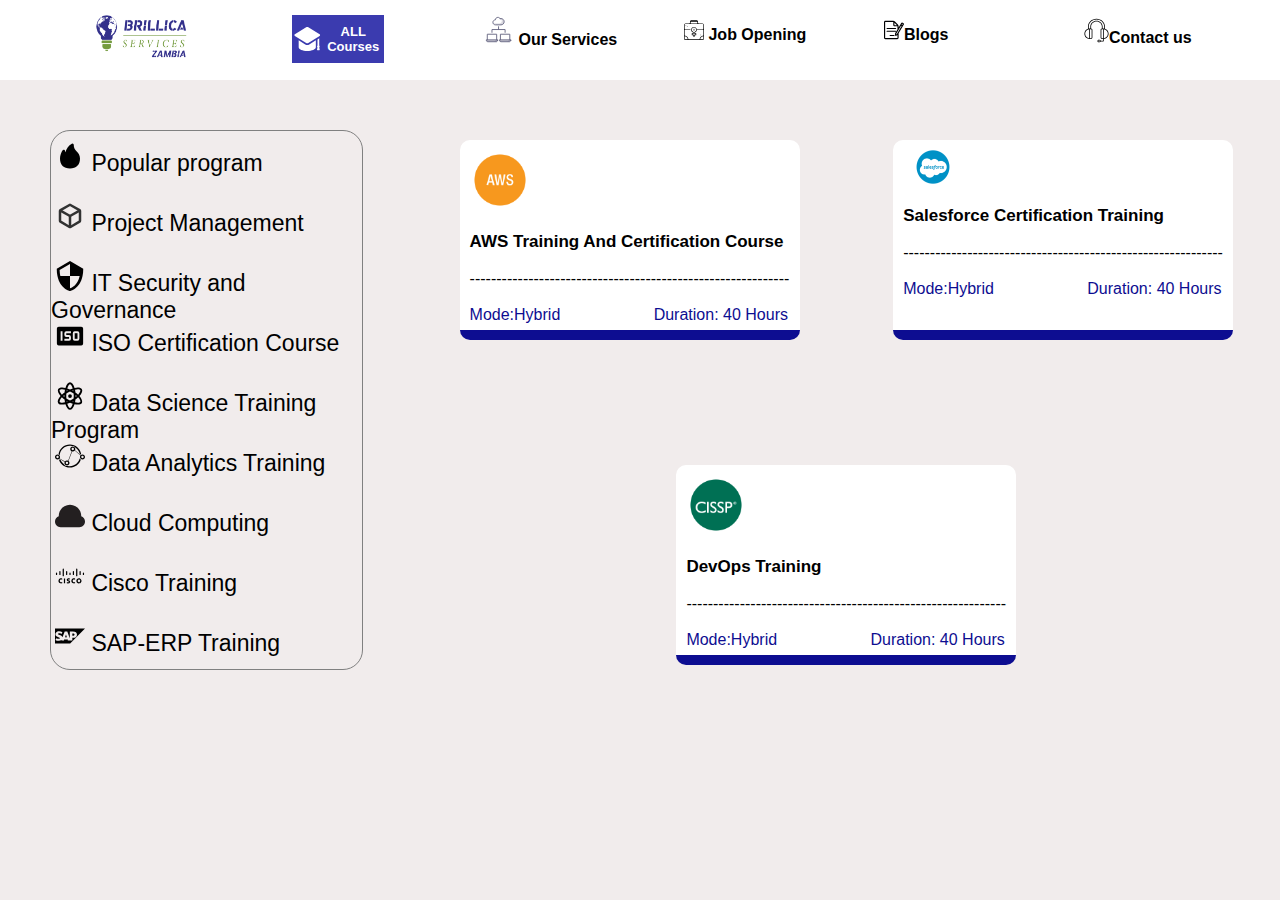
<file: Cloud_Computing.html>
<!DOCTYPE html>
<html lang="en">
<head>
    <meta charset="UTF-8">
    <meta http-equiv="X-UA-Compatible" content="IE=edge">
    <meta name="viewport" content="width=device-width, initial-scale=1.0">
    <title> Cloud Computing</title>
    <link rel="stylesheet" href="allcourses.css">
</head>
<body>
    <!DOCTYPE html>
<html lang="en">

<head>
    <meta charset="UTF-8">
    <meta http-equiv="X-UA-Compatible" content="IE=edge">
    <meta name="viewport" content="width=device-width, initial-scale=1.0">
    <title>Document</title>
    <link rel="stylesheet" href="allcourses.css">
</head>

<body id="sharat">
    <header>
        <div class="logodiv"><img src="image/brillica_zambia.png" alt="" width="100px" height="50px"></div>
        <!-- header div2 -->
        <div class="navbardiv"> <button> <svg fill="#fff" width="40px" height="30px" viewBox="0 0 14 14" role="img"
                    focusable="false" aria-hidden="true" xmlns="http://www.w3.org/2000/svg">
                    <path
                        d="m 12.499079,12.25525 c 0.0968,0 0.188377,-0.0436 0.249339,-0.11884 0.06096,-0.0752 0.08473,-0.17385 0.06473,-0.26853 l -0.202146,-0.95662 c 0.115125,-0.11137 0.187491,-0.26686 0.187491,-0.43975 0,-0.182 -0.08106,-0.34343 -0.206876,-0.45558 l 0,-3.32202 -0.810333,0.50146 0,2.82056 c -0.125815,0.11215 -0.2069,0.27358 -0.2069,0.45558 0,0.17291 0.07239,0.32841 0.187515,0.43975 l -0.20217,0.95662 c -0.02,0.0947 0.0038,0.19335 0.06473,0.26853 0.06096,0.0752 0.152539,0.11884 0.249339,0.11884 l 0.625281,0 z M 12.773741,4.75539 7.5021019,1.49209 C 7.3477151,1.39699 7.1736728,1.34925 6.9996305,1.34925 c -0.1740423,0 -0.3482077,0.0477 -0.5016586,0.14284 l -5.271713,3.2633 C 1.0854931,4.84249 0.99999905,4.99633 0.99999905,5.1619 c 0,0.1656 0.085494,0.31949 0.22625985,0.40673 l 5.2716883,3.26333 c 0.153451,0.0952 0.3276163,0.14284 0.5016586,0.14284 0.1740423,0 0.3481092,-0.0477 0.5024714,-0.14284 L 12.773741,5.56863 c 0.140766,-0.0872 0.22626,-0.24113 0.22626,-0.40673 0,-0.16557 -0.08549,-0.31946 -0.22626,-0.40651 z M 6.9996059,9.78508 c -0.3283798,0 -0.6488777,-0.0912 -0.928242,-0.26411 l -3.0750017,-1.90368 0,3.27796 c 0,0.97016 1.7931578,1.7555 4.0032436,1.7555 2.2108742,0 4.0038842,-0.78536 4.0038842,-1.7555 l 0,-3.27796 -3.0748786,1.90368 C 7.6492472,9.69388 7.3279857,9.78508 6.9996059,9.78508 Z" />
                </svg><span>ALL Courses </span></button>
            <!-- header Navbar -->
            <ul>
                <li> <a href="#"> <svg width="30px" height="30px" viewBox="0 0 64 64" version="1.1"
                            xmlns="http://www.w3.org/2000/svg" xmlns:xlink="http://www.w3.org/1999/xlink">

                            <title>cld-cloud-computer-network</title>
                            <desc>Created with Sketch.</desc>
                            <defs>

                            </defs>
                            <g id="General" stroke="none" stroke-width="1" fill="none" fill-rule="evenodd">
                                <g id="SLICES-64px" transform="translate(-720.000000, -200.000000)">

                                </g>
                                <g id="ICONS" transform="translate(-715.000000, -195.000000)">
                                    <g id="cld-cloud-computer-network" transform="translate(720.000000, 200.000000)">
                                        <path
                                            d="M24,49 C24,50.657 22.657,52 21,52 L3,52 C1.343,52 0,50.657 0,49 L0,48 L24,48 L24,49 Z"
                                            id="Fill-519" fill="#CDCCD6">

                                        </path>
                                        <path
                                            d="M19,48 L19,49 C19,50.656 17.657,52 16,52 L21,52 C22.657,52 24,50.656 24,49 L24,48 L19,48 Z"
                                            id="Fill-520" fill-opacity="0.25" fill="#6C6984">

                                        </path>
                                        <polygon id="Fill-521" fill="#FFFFFF" points="2 48 22 48 22 36 2 36">

                                        </polygon>
                                        <path
                                            d="M52,49 C52,50.657 50.657,52 49,52 L31,52 C29.343,52 28,50.657 28,49 L28,48 L52,48 L52,49 Z"
                                            id="Fill-522" fill="#CDCCD6">

                                        </path>
                                        <path
                                            d="M47,48 L47,49 C47,50.656 45.657,52 44,52 L49,52 C50.657,52 52,50.656 52,49 L52,48 L47,48 Z"
                                            id="Fill-523" fill-opacity="0.25" fill="#6C6984">

                                        </path>
                                        <polygon id="Fill-524" fill="#FFFFFF" points="30 48 50 48 50 36 30 36">

                                        </polygon>
                                        <path
                                            d="M29.4346,2.9414 C28.5576,1.1974 26.7516,0.0004 24.6666,0.0004 C21.7206,0.0004 19.3326,2.3874 19.3326,5.3334 C16.3876,5.3334 13.9996,7.7204 13.9996,10.6674 C13.9996,13.6124 16.3876,16.0004 19.3326,16.0004 L31.3326,16.0004 C35.0156,16.0004 37.9996,13.0154 37.9996,9.3334 C37.9996,5.6514 35.0156,2.6674 31.3326,2.6674 C30.6736,2.6674 30.0366,2.7624 29.4336,2.9414 L29.4346,2.9414 Z"
                                            id="Fill-525" fill="#FFFFFF">

                                        </path>
                                        <path
                                            d="M31.333,2.666 C30.932,2.666 30.542,2.713 30.159,2.781 C31.847,3.686 33,5.494 33,7.583 C33,10.575 30.637,13 27.723,13 L18.223,13 C16.207,13 14.526,11.548 14.106,9.609 C14.038,9.951 14,10.305 14,10.666 C14,13.612 16.388,16 19.333,16 L31.333,16 C35.016,16 38,13.016 38,9.333 C38,5.651 35.016,2.666 31.333,2.666"
                                            id="Fill-526" fill-opacity="0.25" fill="#6C6984">

                                        </path>
                                        <path
                                            d="M24,49 C24,50.657 22.657,52 21,52 L3,52 C1.343,52 0,50.657 0,49 L0,48 L24,48 L24,49 Z"
                                            id="Stroke-527" stroke="#676883" stroke-width="2" stroke-linecap="round"
                                            stroke-linejoin="round">

                                        </path>
                                        <polyline id="Stroke-528" stroke="#676883" stroke-width="2"
                                            stroke-linecap="round" stroke-linejoin="round"
                                            points="2 48 2 36 22 36 22 48">

                                        </polyline>
                                        <path
                                            d="M52,49 C52,50.657 50.657,52 49,52 L31,52 C29.343,52 28,50.657 28,49 L28,48 L52,48 L52,49 Z"
                                            id="Stroke-529" stroke="#676883" stroke-width="2" stroke-linecap="round"
                                            stroke-linejoin="round">

                                        </path>
                                        <polyline id="Stroke-530" stroke="#676883" stroke-width="2"
                                            stroke-linecap="round" stroke-linejoin="round"
                                            points="30 48 30 36 50 36 50 48">

                                        </polyline>
                                        <polyline id="Stroke-531" stroke="#676883" stroke-width="2"
                                            stroke-linecap="round" stroke-linejoin="round"
                                            points="12 32 12 26 40 26 40 32">

                                        </polyline>
                                        <path d="M26,20 L26,26" id="Stroke-532" stroke="#676883" stroke-width="2"
                                            stroke-linecap="round" stroke-linejoin="round">

                                        </path>
                                        <path
                                            d="M29.4346,2.9414 C28.5576,1.1974 26.7516,0.0004 24.6666,0.0004 C21.7206,0.0004 19.3326,2.3874 19.3326,5.3334 C16.3876,5.3334 13.9996,7.7204 13.9996,10.6674 C13.9996,13.6124 16.3876,16.0004 19.3326,16.0004 L31.3326,16.0004 C35.0156,16.0004 37.9996,13.0154 37.9996,9.3334 C37.9996,5.6514 35.0156,2.6674 31.3326,2.6674 C30.6736,2.6674 30.0366,2.7624 29.4336,2.9414 L29.4346,2.9414 Z"
                                            id="Stroke-533" stroke="#676883" stroke-width="2" stroke-linecap="round"
                                            stroke-linejoin="round">

                                        </path>
                                    </g>
                                </g>
                            </g>
                        </svg> Our Services </a></li>
            </ul>
            <ul>
                <li> <a href="#"> <svg fill="#000000" height="20px" width="20px" version="1.1" id="Layer_1"
                            xmlns="http://www.w3.org/2000/svg" xmlns:xlink="http://www.w3.org/1999/xlink"
                            viewBox="0 0 512 512" xml:space="preserve">
                            <g>
                                <g>
                                    <path d="M471.149,87.149h-99.448c-2.466-6.952-7.983-12.469-14.935-14.935V40.851C356.766,18.325,338.441,0,315.915,0h-119.83
               c-22.526,0-40.851,18.325-40.851,40.851v31.363c-6.952,2.465-12.469,7.983-14.935,14.935H40.851C18.325,87.149,0,105.474,0,128
               v343.149C0,493.675,18.325,512,40.851,512h430.298C493.675,512,512,493.675,512,471.149V128
               C512,105.474,493.675,87.149,471.149,87.149z M196.085,16.34h119.83c10.651,0,19.733,6.831,23.105,16.34H172.98
               C176.352,23.172,185.434,16.34,196.085,16.34z M171.574,49.021h168.851v38.128H171.574V49.021z M40.851,495.66
               c-13.515,0-24.511-10.995-24.511-24.511v-56.804c43.046,3.9,77.414,38.268,81.314,81.314H40.851z M495.66,471.149
               c0,13.516-10.996,24.511-24.511,24.511h-56.804c3.9-43.046,38.268-77.414,81.314-81.314V471.149z M495.66,217.872
               c0,13.516-10.996,24.511-24.511,24.511H329.067c-4.079-36.714-35.284-65.362-73.067-65.362c-40.546,0-73.532,32.986-73.532,73.532
               c0,31.416,19.858,59.077,49.021,69.349v20.524h-24.511c-4.513,0-8.17,3.658-8.17,8.17v32.681c0,4.512,3.657,8.17,8.17,8.17h24.511
               v24.511c0,4.512,3.657,8.17,8.17,8.17h32.681c4.513,0,8.17-3.658,8.17-8.17v-24.511h24.511c4.513,0,8.17-3.658,8.17-8.17v-32.681
               c0-4.512-3.657-8.17-8.17-8.17h-24.511v-20.524c26.604-9.371,45.457-33.215,48.562-61.179h142.077
               c9.19,0,17.678-3.051,24.511-8.192v147.397c-52.066,3.979-93.752,45.665-97.731,97.731H114.071
               c-3.979-52.066-45.665-93.752-97.731-97.731V250.531c6.832,5.141,15.321,8.192,24.511,8.192h117.106c4.513,0,8.17-3.658,8.17-8.17
               c0-4.512-3.657-8.17-8.17-8.17H40.851c-13.515,0-24.511-10.995-24.511-24.511V128c0-13.516,10.996-24.511,24.511-24.511h430.298
               c13.515,0,24.511,10.995,24.511,24.511V217.872z M272.34,356.766h24.511v16.34H272.34c-4.513,0-8.17,3.658-8.17,8.17v24.511
               h-16.34v-24.511c0-4.512-3.657-8.17-8.17-8.17h-24.511v-16.34h24.511c4.513,0,8.17-3.658,8.17-8.17v-34.741
               c0-3.728-2.523-6.983-6.134-7.912c-25.251-6.499-42.887-29.277-42.887-55.39c0-31.536,25.657-57.192,57.191-57.192
               s57.191,25.656,57.191,57.192c0,26.113-17.636,48.891-42.887,55.39c-3.61,0.929-6.134,4.184-6.134,7.912v34.741
               C264.17,353.108,267.827,356.766,272.34,356.766z" />
                                </g>
                            </g>
                            <g>
                                <g>
                                    <circle cx="49.021" cy="136.17" r="8.17" />
                                </g>
                            </g>
                            <g>
                                <g>
                                    <circle cx="81.702" cy="168.851" r="8.17" />
                                </g>
                            </g>
                            <g>
                                <g>
                                    <circle cx="430.298" cy="381.277" r="8.17" />
                                </g>
                            </g>
                            <g>
                                <g>
                                    <path d="M256,226.043c-4.513,0-8.17,3.658-8.17,8.17v32.681c0,4.512,3.657,8.17,8.17,8.17c4.513,0,8.17-3.658,8.17-8.17v-32.681
               C264.17,229.701,260.513,226.043,256,226.043z" />
                                </g>
                            </g>
                        </svg> Job Opening </a></li>
            </ul>
            <ul>
                <li> <a href="#"> <svg height="20px" width="20px" version="1.1" id="Capa_1"
                            xmlns="http://www.w3.org/2000/svg" xmlns:xlink="http://www.w3.org/1999/xlink"
                            viewBox="0 0 257.925 257.925" xml:space="preserve">
                            <g>
                                <path style="fill:#000002;" d="M129.299,192.669h-50c-4.143,0-7.5,3.357-7.5,7.5c0,4.143,3.357,7.5,7.5,7.5h50
           c4.143,0,7.5-3.357,7.5-7.5C136.799,196.027,133.441,192.669,129.299,192.669z" />
                                <path style="fill:#000002;" d="M39.98,117.107h109.33c4.143,0,7.5-3.357,7.5-7.5c0-4.143-3.357-7.5-7.5-7.5H39.98
           c-4.143,0-7.5,3.357-7.5,7.5C32.48,113.749,35.838,117.107,39.98,117.107z" />
                                <path style="fill:#000002;" d="M156.811,144.881c0-4.143-3.357-7.5-7.5-7.5H39.98c-4.143,0-7.5,3.357-7.5,7.5
           c0,4.143,3.357,7.5,7.5,7.5h109.33C153.453,152.381,156.811,149.024,156.811,144.881z" />
                                <path style="fill:#000002;" d="M257.489,48.549c-0.88-3.247-2.987-5.937-5.935-7.575l-12.229-6.797
           c-1.858-1.033-3.97-1.579-6.105-1.579c-4.469,0-8.648,2.371-10.909,6.189l-33.656,56.867v-15.73c0-7.48-4.003-17.097-9.312-22.368
           l-38.053-37.777c-5.297-5.259-14.918-9.224-22.381-9.224H17.5c-9.649,0-17.5,7.851-17.5,17.5v201.816c0,9.649,7.851,17.5,17.5,17.5
           h153.655c9.649,0,17.5-7.851,17.5-17.5V172.19L256.19,58.081C257.907,55.18,258.368,51.794,257.489,48.549z M234.049,48.406
           l7.854,4.365l-7.281,12.304l-7.854-4.365L234.049,48.406z M166.373,180.389c-0.752,1.269-2.897,3.391-4.172,4.126l-5.038,2.906
           l-0.191-5.813c-0.044-1.314,0.67-4.102,1.34-5.232l60.813-102.753l7.854,4.365L166.373,180.389z M167.398,66.832h-30.426
           c-1.355,0-2.5-1.145-2.5-2.5V34.145L167.398,66.832z M171.155,232.371H17.5c-1.355,0-2.5-1.145-2.5-2.5V28.054
           c0-1.355,1.145-2.5,2.5-2.5h101.41c0.181,0,0.371,0.011,0.563,0.023v38.756c0,9.649,7.851,17.5,17.5,17.5h36.683v38.999
           c0,0.052,0.007,0.103,0.008,0.154l-28.26,47.749c-2.121,3.583-3.562,9.206-3.424,13.368l0.438,13.313
           c0.192,5.895,4.513,10.34,10.05,10.34c1.92,0,3.888-0.551,5.688-1.59l11.541-6.657c1.289-0.744,2.649-1.758,3.958-2.912v35.274
           C173.655,231.226,172.511,232.371,171.155,232.371z" />
                            </g>
                        </svg>Blogs </a></li>
            </ul>
            <ul>
                <li> <a href="#"> <svg fill="#000000" width="25px" height="25px" viewBox="0 0 64 64" version="1.1"
                            xml:space="preserve" xmlns="http://www.w3.org/2000/svg"
                            xmlns:xlink="http://www.w3.org/1999/xlink">

                            <g id="_x32_5_attachment" />

                            <g id="_x32_4_office" />

                            <g id="_x32_3_pin" />

                            <g id="_x32_2_business_card" />

                            <g id="_x32_1_form" />

                            <g id="_x32_0_headset">

                                <g>

                                    <path
                                        d="M63,40.2202c0-5.9472-3.9073-10.9949-9.2881-12.7225v-6.0148c0-10.5703-10.1641-19.8423-21.752-19.8423    s-21.752,9.272-21.752,19.8423v6.0442C4.8693,29.2792,1,34.303,1,40.2202C1,47.5884,6.9941,53.583,14.3623,53.583h3.6738    c1.9336,0,3.5059-1.5728,3.5059-3.5059v-19.71c0-1.8768-1.4827-3.4017-3.3359-3.4926v-5.1373    c0-6.0151,5.8818-12.7432,13.7539-12.7432c7.8701,0,13.75,6.728,13.75,12.7432v5.1458c-1.8132,0.1329-3.252,1.636-3.252,3.4841    v19.71c0,1.9331,1.5723,3.5059,3.5059,3.5059h2.6728l-0.0048,4.5596h-5.6547c-0.3737-1.429-1.6642-2.4917-3.2086-2.4917h-2.0977    c-1.835,0-3.3281,1.4932-3.3281,3.3281s1.4932,3.3281,3.3281,3.3281h2.0977c1.4242,0,2.6327-0.9039,3.1068-2.1646h6.7556    c0.5518,0,0.999-0.4473,1-0.999l0.0059-5.6111C57.5385,53.0181,63,47.2512,63,40.2202z M39.7686,60.3071h-2.0977    c-0.7324,0-1.3281-0.5957-1.3281-1.3281s0.5957-1.3281,1.3281-1.3281h2.0977c0.7324,0,1.3281,0.5957,1.3281,1.3281    S40.501,60.3071,39.7686,60.3071z M13.3623,51.5396C7.5635,51.0313,3,46.1489,3,40.2202s4.5635-10.811,10.3623-11.3193V51.5396z     M19.542,30.3672v19.71c0,0.8306-0.6758,1.5059-1.5059,1.5059h-2.6738V28.8574h2.6738    C18.8662,28.8574,19.542,29.5347,19.542,30.3672z M31.96,6.9941c-8.2451,0-15.7539,7.0273-15.7539,14.7432v5.1201h-1.8438    c-0.735,0-1.4512,0.0753-2.1543,0.19v-5.5645c0-9.5049,9.2295-17.8423,19.752-17.8423s19.752,8.3374,19.752,17.8423v5.5522    c-0.6778-0.1064-1.3671-0.1777-2.0742-0.1777H47.71v-5.1201C47.71,14.0215,40.2031,6.9941,31.96,6.9941z M44.458,50.0771v-19.71    c0-0.8325,0.6758-1.5098,1.5059-1.5098h2.6738V51.583h-2.6738C45.1338,51.583,44.458,50.9077,44.458,50.0771z M50.6377,51.5396    V28.9009C56.4365,29.4092,61,34.2915,61,40.2202S56.4365,51.0313,50.6377,51.5396z" />

                                </g>

                            </g>

                            <g id="_x31_9_video_call" />

                            <g id="_x31_8_letter_box" />

                            <g id="_x31_7_papperplane" />

                            <g id="_x31_6_laptop" />

                            <g id="_x31_5_connection" />

                            <g id="_x31_4_phonebook" />

                            <g id="_x31_3_classic_telephone" />

                            <g id="_x31_2_sending_mail" />

                            <g id="_x31_1_man_talking" />

                            <g id="_x31_0_date" />

                            <g id="_x30_9_review" />

                            <g id="_x30_8_email" />

                            <g id="_x30_7_information" />

                            <g id="_x30_6_phone_talking" />

                            <g id="_x30_5_women_talking" />

                            <g id="_x30_4_calling" />

                            <g id="_x30_3_women" />

                            <g id="_x30_2_writing" />

                            <g id="_x30_1_chatting" />

                        </svg>Contact us </a></li>
            </ul>
            <!-- Header 3 -->
            <div class="contactdiv">
                <spna class="span1">
                    <svg width="20px" height="20px" viewBox="0 0 15 15" version="1.1" xmlns="http://www.w3.org/2000/svg"
                        xmlns:xlink="http://www.w3.org/1999/xlink">

                        <title>call [#192]</title>
                        <desc>Created with Sketch.</desc>
                        <defs>

                        </defs>
                        <g id="Page-1" stroke="none" stroke-width="1" fill="none" fill-rule="evenodd">
                            <g id="Dribbble-Light-Preview" transform="translate(-103.000000, -7321.000000)"
                                fill="#000000">
                                <g id="icons" transform="translate(56.000000, 160.000000)">
                                    <path
                                        d="M61.7302966,7173.99596 C61.2672966,7175.40296 59.4532966,7176.10496 58.1572966,7175.98796 C56.3872966,7175.82796 54.4612966,7174.88896 52.9992966,7173.85496 C50.8502966,7172.33496 48.8372966,7169.98396 47.6642966,7167.48896 C46.8352966,7165.72596 46.6492966,7163.55796 47.8822966,7161.95096 C48.3382966,7161.35696 48.8312966,7161.03996 49.5722966,7161.00296 C50.6002966,7160.95296 50.7442966,7161.54096 51.0972966,7162.45696 C51.3602966,7163.14196 51.7112966,7163.84096 51.9072966,7164.55096 C52.2742966,7165.87596 50.9912966,7165.93096 50.8292966,7167.01396 C50.7282966,7167.69696 51.5562966,7168.61296 51.9302966,7169.09996 C52.6632966,7170.05396 53.5442966,7170.87696 54.5382966,7171.50296 C55.1072966,7171.86196 56.0262966,7172.50896 56.6782966,7172.15196 C57.6822966,7171.60196 57.5872966,7169.90896 58.9912966,7170.48196 C59.7182966,7170.77796 60.4222966,7171.20496 61.1162966,7171.57896 C62.1892966,7172.15596 62.1392966,7172.75396 61.7302966,7173.99596 C61.4242966,7174.92396 62.0362966,7173.06796 61.7302966,7173.99596"
                                        id="call-[#192]">

                                    </path>
                                </g>
                            </g>
                        </g>
                    </svg> 7300935101 <br><svg version="1.1" id="Icons" xmlns="http://www.w3.org/2000/svg"
                        xmlns:xlink="http://www.w3.org/1999/xlink" viewBox="0 0 32 32" xml:space="preserve" width="20px"
                        height="20px" fill="#000000">

                        <g id="SVGRepo_bgCarrier" stroke-width="0" />

                        <g id="SVGRepo_tracerCarrier" stroke-linecap="round" stroke-linejoin="round" />

                        <g id="SVGRepo_iconCarrier">
                            <style type="text/css">
                                .st0 {
                                    fill: #FFFFFF;
                                }

                                .st1 {
                                    fill: #3A559F;
                                }

                                .st2 {
                                    fill: #F4F4F4;
                                }

                                .st3 {
                                    fill: #FF0084;
                                }

                                .st4 {
                                    fill: #0063DB;
                                }

                                .st5 {
                                    fill: #00ACED;
                                }

                                .st6 {
                                    fill: #FFEC06;
                                }

                                .st7 {
                                    fill: #FF0000;
                                }

                                .st8 {
                                    fill: #25D366;
                                }

                                .st9 {
                                    fill: #0088FF;
                                }

                                .st10 {
                                    fill: #314358;
                                }

                                .st11 {
                                    fill: #EE6996;
                                }

                                .st12 {
                                    fill: #01AEF3;
                                }

                                .st13 {
                                    fill: #FFFEFF;
                                }

                                .st14 {
                                    fill: #F06A35;
                                }

                                .st15 {
                                    fill: #00ADEF;
                                }

                                .st16 {
                                    fill: #1769FF;
                                }

                                .st17 {
                                    fill: #1AB7EA;
                                }

                                .st18 {
                                    fill: #6001D1;
                                }

                                .st19 {
                                    fill: #E41214;
                                }

                                .st20 {
                                    fill: #05CE78;
                                }

                                .st21 {
                                    fill: #7B519C;
                                }

                                .st22 {
                                    fill: #FF4500;
                                }

                                .st23 {
                                    fill: #00F076;
                                }

                                .st24 {
                                    fill: #FFC900;
                                }

                                .st25 {
                                    fill: #00D6FF;
                                }

                                .st26 {
                                    fill: #FF3A44;
                                }

                                .st27 {
                                    fill: #FF6A36;
                                }

                                .st28 {
                                    fill: #0061FE;
                                }

                                .st29 {
                                    fill: #F7981C;
                                }

                                .st30 {
                                    fill: #EE1B22;
                                }

                                .st31 {
                                    fill: #EF3561;
                                }

                                .st32 {
                                    fill: none;
                                    stroke: #FFFFFF;
                                    stroke-width: 2;
                                    stroke-miterlimit: 10;
                                }

                                .st33 {
                                    fill: #0097D3;
                                }

                                .st34 {
                                    fill: #01308A;
                                }

                                .st35 {
                                    fill: #019CDE;
                                }

                                .st36 {
                                    fill: #FFD049;
                                }

                                .st37 {
                                    fill: #16A05D;
                                }

                                .st38 {
                                    fill: #4486F4;
                                }

                                .st39 {
                                    fill: none;
                                }

                                .st40 {
                                    fill: #34A853;
                                }

                                .st41 {
                                    fill: #4285F4;
                                }

                                .st42 {
                                    fill: #FBBC05;
                                }

                                .st43 {
                                    fill: #EA4335;
                                }
                            </style>
                            <path class="st8"
                                d="M17,0C8.7,0,2,6.7,2,15c0,3.4,1.1,6.6,3.2,9.2l-2.1,6.4c-0.1,0.4,0,0.8,0.3,1.1C3.5,31.9,3.8,32,4,32 c0.1,0,0.3,0,0.4-0.1l6.9-3.1C13.1,29.6,15,30,17,30c8.3,0,15-6.7,15-15S25.3,0,17,0z" />
                            <path class="st0"
                                d="M25.7,20.5c-0.4,1.2-1.9,2.2-3.2,2.4C22.2,23,21.9,23,21.5,23c-0.8,0-2-0.2-4.1-1.1c-2.4-1-4.8-3.1-6.7-5.8 L10.7,16C10.1,15.1,9,13.4,9,11.6c0-2.2,1.1-3.3,1.5-3.8c0.5-0.5,1.2-0.8,2-0.8c0.2,0,0.3,0,0.5,0c0.7,0,1.2,0.2,1.7,1.2l0.4,0.8 c0.3,0.8,0.7,1.7,0.8,1.8c0.3,0.6,0.3,1.1,0,1.6c-0.1,0.3-0.3,0.5-0.5,0.7c-0.1,0.2-0.2,0.3-0.3,0.3c-0.1,0.1-0.1,0.1-0.2,0.2 c0.3,0.5,0.9,1.4,1.7,2.1c1.2,1.1,2.1,1.4,2.6,1.6l0,0c0.2-0.2,0.4-0.6,0.7-0.9l0.1-0.2c0.5-0.7,1.3-0.9,2.1-0.6 c0.4,0.2,2.6,1.2,2.6,1.2l0.2,0.1c0.3,0.2,0.7,0.3,0.9,0.7C26.2,18.5,25.9,19.8,25.7,20.5z" />
                        </g>

                    </svg> 7300935101
                </spna> <Button> Enquiry</Button>
            </div>
    </header>
    <div class="test">
        <div class="hoverdiv">
            <ul>
                <li class="pp"> <svg width="30px" height="30px" viewBox="0 0 24 24" id="Flat_Color" data-name="Flat Color" xmlns="http://www.w3.org/2000/svg"><path id="primary" d="M17.4,8.38A7.1,7.1,0,0,1,15,3a1,1,0,0,0-1.55-.83,10.89,10.89,0,0,0-5,6.73A4.37,4.37,0,0,1,8,7.77,1,1,0,0,0,7.27,7a1,1,0,0,0-1,.25C5,8.58,4,12,4,14c0,5.08,2.92,8,8,8s8-3,8-8C20,11.22,18.62,9.71,17.4,8.38Z" style="fill:#000000"></path></svg> <span class="spanbox"> <a href="allcourses.html">Popular program</a> </span> </li>
                <li > <svg width="30px" height="30px" viewBox="0 0 24 24" fill="none" xmlns="http://www.w3.org/2000/svg">
                    <path d="M4 15.8294V15.75V8C4 7.69114 4.16659 7.40629 4.43579 7.25487L4.45131 7.24614L11.6182 3.21475L11.6727 3.18411C11.8759 3.06979 12.1241 3.06979 12.3273 3.18411L19.6105 7.28092C19.8511 7.41625 20 7.67083 20 7.94687V8V15.75V15.8294C20 16.1119 19.8506 16.3733 19.6073 16.5167L12.379 20.7766C12.1451 20.9144 11.8549 20.9144 11.621 20.7766L4.39267 16.5167C4.14935 16.3733 4 16.1119 4 15.8294Z" stroke="#323232" stroke-width="2"/>
                    <path d="M12 21V12" stroke="#323232" stroke-width="2"/>
                    <path d="M12 12L4 7.5" stroke="#323232" stroke-width="2"/>
                    <path d="M20 7.5L12 12" stroke="#323232" stroke-width="2"/>
                    </svg> <span class="spanbox"> <a href="Project _Management.html">Project Management</a> </span></li>
                <li> <svg height="30px" width="30px" version="1.1" id="_x32_" xmlns="http://www.w3.org/2000/svg" xmlns:xlink="http://www.w3.org/1999/xlink" 
                    viewBox="0 0 512 512"  xml:space="preserve">
               <style type="text/css">
                   .st0{fill:#000000;}
               </style>
               <g>
                   <path class="st0" d="M256.001,0L29.89,130.537c0,47.476,4.506,88.936,12.057,125.463C88.61,481.721,256.001,512,256.001,512
                       s167.389-30.279,214.053-256c7.551-36.527,12.057-77.986,12.057-125.463L256.001,0z M256.118,466.723
                       c-0.035-0.012-0.082-0.028-0.117-0.039v-47.672V256H140.77H91.122c-6.67-29.738-11.109-63.506-12.394-101.93L255.999,51.728h0.002
                       v51.73V256h115.27h49.625C385.636,413.404,287.327,456.774,256.118,466.723z"/>
               </g>
               </svg> <span class="spanbox"> <a href="IT_Security.html">IT Security and Governance </a> </span></li>
                <li> <svg fill="#000000" width="30px" height="30px" viewBox="0 0 32 32" id="icon" xmlns="http://www.w3.org/2000/svg"><defs><style>.cls-1{fill:none;}</style></defs><title>ISO--filled</title><rect x="21" y="13" width="3" height="6"/><path d="M28,6H4A2,2,0,0,0,2,8V24a2,2,0,0,0,2,2H28a2,2,0,0,0,2-2V8A2,2,0,0,0,28,6ZM8,21H6V11H8Zm9-8H12v2h3a2,2,0,0,1,2,2v2a2,2,0,0,1-2,2H10V19h5V17H12a2,2,0,0,1-2-2V13a2,2,0,0,1,2-2h5Zm9,6a2,2,0,0,1-2,2H21a2,2,0,0,1-2-2V13a2,2,0,0,1,2-2h3a2,2,0,0,1,2,2Z"/><rect id="_Transparent_Rectangle_" data-name="&lt;Transparent Rectangle&gt;" class="cls-1" width="32" height="32"/></svg> <span class="spanbox"> <a href="Iso_certification.html">ISO Certification Course</a></span></li>
                <li> <svg width="30px" height="30px" viewBox="0 0 48 48" xmlns="http://www.w3.org/2000/svg">
                    <title>data-science</title>
                    <g id="Layer_2" data-name="Layer 2">
                      <g id="invisible_box" data-name="invisible box">
                        <rect width="48" height="48" fill="none"/>
                        <rect width="48" height="48" fill="none"/>
                        <rect width="48" height="48" fill="none"/>
                      </g>
                      <g id="icons_Q2" data-name="icons Q2">
                        <g>
                          <path d="M43.1,13c-1.1-1.8-3.5-2.7-6.6-2.7a19.6,19.6,0,0,0-5.2.7C29.6,5.5,27,2,24,2s-5.6,3.5-7.3,9a19.6,19.6,0,0,0-5.2-.7c-3.1,0-5.5.9-6.6,2.7s.2,6.8,4,11c-3.8,4.2-5.5,8.3-4,11s3.5,2.7,6.6,2.7a19.6,19.6,0,0,0,5.2-.7c1.7,5.5,4.3,9,7.3,9s5.6-3.5,7.3-9a19.6,19.6,0,0,0,5.2.7c3.1,0,5.5-.9,6.6-2.7s-.2-6.8-4-11C42.9,19.8,44.6,15.7,43.1,13ZM24,5c1.1,0,3,2.3,4.4,6.8A38.9,38.9,0,0,0,24,13.4a38.9,38.9,0,0,0-4.4-1.6C21,7.3,22.9,5,24,5Zm6,19c0,1.4-.1,2.7-.2,3.9l-2.6,1.7L24,31.2l-3.2-1.6-2.6-1.7c-.1-1.2-.2-2.5-.2-3.9s.1-2.7.2-3.9l2.6-1.7L24,16.8l3.2,1.6,2.6,1.7C29.9,21.3,30,22.6,30,24Zm3-1.7L34.9,24,33,25.7V22.3Zm-3.6,9.5-.3,1.5-1.5-.5,1.1-.6Zm-9,1-1.5.5-.3-1.5.7.4ZM15,25.7,13.1,24,15,22.3v3.4Zm3.6-9.5.3-1.5,1.5.5-1.1.6Zm10.1-.4-1.1-.6,1.5-.5.3,1.5ZM7.5,14.5c.5-.7,2-1.2,4-1.2a18.6,18.6,0,0,1,4.5.6c-.3,1.4-.5,2.9-.7,4.5A38.4,38.4,0,0,0,11,21.9C7.9,18.5,6.9,15.6,7.5,14.5Zm4,20.2c-2,0-3.5-.5-4-1.2s.4-4,3.5-7.4a38.4,38.4,0,0,0,4.3,3.5c.2,1.6.4,3.1.7,4.5A18.6,18.6,0,0,1,11.5,34.7ZM24,43c-1.1,0-3-2.3-4.4-6.8A38.9,38.9,0,0,0,24,34.6a38.9,38.9,0,0,0,4.4,1.6C27,40.7,25.1,43,24,43Zm16.5-9.5c-.5.7-2,1.2-4,1.2a18.6,18.6,0,0,1-4.5-.6c.3-1.4.5-2.9.7-4.5A38.4,38.4,0,0,0,37,26.1C40.1,29.5,41.1,32.4,40.5,33.5ZM37,21.9a38.4,38.4,0,0,0-4.3-3.5c-.2-1.6-.4-3.1-.7-4.5a18.6,18.6,0,0,1,4.5-.6c2,0,3.5.5,4,1.2S40.1,18.5,37,21.9Z"/>
                          <circle cx="24" cy="24" r="3"/>
                        </g>
                      </g>
                    </g>
                  </svg> <span class="spanbox"> <a href="Data_Science.html">Data Science Training Program</a> </span></li>
                <li> <svg fill="#000000" version="1.1" id="Capa_1" xmlns="http://www.w3.org/2000/svg" xmlns:xlink="http://www.w3.org/1999/xlink" 
                    width="30px" height="30px" viewBox="0 0 112.074 112.074"
                    xml:space="preserve">
               <g>
                   <g>
                       <path d="M102.643,50.547c-2.523,0-4.813,1.001-6.506,2.621L74.657,34.332c0.735-1.342,1.155-2.882,1.155-4.518
                           c0-5.201-4.231-9.432-9.432-9.432c-5.201,0-9.433,4.231-9.433,9.432c0,3.814,2.28,7.1,5.545,8.584L49.015,74.107
                           c-1.307-0.686-2.79-1.078-4.364-1.078c-3,0-5.671,1.413-7.4,3.602L17.436,64.946c0.9-1.445,1.428-3.144,1.428-4.966
                           c0-5.201-4.232-9.434-9.432-9.434C4.231,50.547,0,54.779,0,59.98c0,5.199,4.231,9.431,9.432,9.431
                           c2.785,0,5.284-1.222,7.012-3.146L36.343,78c-0.716,1.329-1.125,2.848-1.125,4.461c0,5.2,4.232,9.432,9.433,9.432
                           c5.2,0,9.432-4.23,9.432-9.432c0-3.025-1.437-5.715-3.658-7.441l13.617-36.079c0.749,0.192,1.53,0.305,2.339,0.305
                           c2.973,0,5.623-1.385,7.354-3.542l21.318,18.695c-1.152,1.565-1.844,3.492-1.844,5.58c0,5.199,4.232,9.431,9.434,9.431
                           s9.432-4.231,9.432-9.431S107.844,50.547,102.643,50.547z M9.432,64.49c-2.488,0-4.511-2.023-4.511-4.51
                           c0-2.489,2.023-4.512,4.511-4.512s4.511,2.022,4.511,4.512C13.944,62.467,11.92,64.49,9.432,64.49z M44.651,86.973
                           c-2.488,0-4.511-2.023-4.511-4.511s2.023-4.512,4.511-4.512c2.487,0,4.511,2.022,4.511,4.512
                           C49.161,84.949,47.138,86.973,44.651,86.973z M66.381,34.326c-2.488,0-4.512-2.023-4.512-4.511c0-2.487,2.023-4.511,4.512-4.511
                           c2.486,0,4.51,2.023,4.51,4.511C70.891,32.303,68.868,34.326,66.381,34.326z M102.643,64.49c-2.487,0-4.512-2.023-4.512-4.51
                           c0-2.489,2.023-4.512,4.512-4.512s4.511,2.022,4.511,4.512C107.153,62.467,105.131,64.49,102.643,64.49z"/>
                       <path d="M17.821,52.707c1.693-19.326,17.955-34.539,37.714-34.539c2.359,0,4.667,0.228,6.909,0.643
                           c1.084-0.342,2.237-0.529,3.434-0.529c4.255,0,7.966,2.34,9.935,5.797c8.285,5.275,14.387,13.677,16.636,23.534l3.237,2.839
                           c0.687-0.472,1.418-0.863,2.182-1.173c-3.251-20.438-20.993-36.111-42.332-36.111c-21.34,0-39.083,15.675-42.332,36.114
                           C15.02,50.018,16.606,51.204,17.821,52.707z"/>
                       <path d="M92.204,65.512c-4.217,16.312-19.058,28.395-36.669,28.395c-2.606,0-5.151-0.266-7.61-0.77
                           c-1.185,0.416-2.452,0.654-3.776,0.654c-4.679,0-8.704-2.827-10.472-6.859c-5.512-3.912-9.935-9.256-12.723-15.49l-4.723-2.786
                           c-0.426,0.354-0.88,0.668-1.349,0.956c5.693,17.004,21.759,29.295,40.653,29.295c18.893,0,34.957-12.288,40.65-29.288
                           C94.537,68.607,93.162,67.195,92.204,65.512z"/>
                   </g>
               </g>
               </svg> <span class="spanbox"> <a href="Data_Analytics.html">Data Analytics Training </a></span></li>
                <li> <svg version="1.0" id="Layer_1" xmlns="http://www.w3.org/2000/svg" xmlns:xlink="http://www.w3.org/1999/xlink" 
                    width="30px" height="30px" viewBox="0 0 64 64" enable-background="new 0 0 64 64" xml:space="preserve">
               <path fill-rule="evenodd" clip-rule="evenodd" fill="#231F20" d="M55.938,32.707C55.945,32.465,56,32.234,56,31.992
                   c0-13.258-10.742-24-24-24s-24,10.742-24,24c0,0.242,0.055,0.473,0.062,0.715C3.379,34.344,0,38.754,0,43.992
                   c0,6.625,5.371,12,12,12V56h40v-0.008c6.625,0,12-5.371,12-12C64,38.75,60.617,34.344,55.938,32.707z"/>
               </svg><span class="spanbox"> <a href="Cloud_Computing.html">Cloud Computing</a> </span></li>
                <li> <svg fill="#000000" width="30px" height="30px" viewBox="0 0 32 32" version="1.1" xmlns="http://www.w3.org/2000/svg">
                    <title>cisco</title>
                    <path d="M1.004 14.41c0.026 0.338 0.307 0.602 0.649 0.602s0.623-0.264 0.649-0.6l0-0.002v-1.443c-0.016-0.346-0.3-0.621-0.649-0.621s-0.633 0.275-0.649 0.62l-0 0.001v1.443zM4.598 14.41c0.030 0.335 0.31 0.595 0.65 0.595s0.62-0.26 0.65-0.593l0-0.003v-3.235c-0.016-0.346-0.3-0.621-0.649-0.621s-0.633 0.275-0.649 0.62l-0 0.001v3.235zM8.174 15.714c0.016 0.346 0.3 0.621 0.649 0.621s0.633-0.275 0.649-0.62l0-0.001v-6.999c-0.016-0.346-0.3-0.621-0.649-0.621s-0.633 0.275-0.649 0.62l-0 0.001v6.999zM11.781 14.41c0.016 0.346 0.3 0.621 0.649 0.621s0.633-0.275 0.649-0.62l0-0.001v-3.235c-0.016-0.346-0.3-0.621-0.649-0.621s-0.633 0.275-0.649 0.62l-0 0.001v3.235zM15.368 14.41c0.034 0.332 0.311 0.588 0.649 0.588s0.616-0.257 0.649-0.586l0-0.003v-1.443c-0.016-0.346-0.3-0.621-0.649-0.621s-0.633 0.275-0.649 0.62l-0 0.001v1.443zM18.99 14.41c0.022 0.342 0.304 0.611 0.65 0.611s0.628-0.269 0.65-0.609l0-0.002v-3.235c-0.016-0.346-0.3-0.621-0.649-0.621s-0.633 0.275-0.649 0.62l-0 0.001v3.235zM22.537 15.714c0.026 0.338 0.307 0.602 0.649 0.602s0.623-0.264 0.649-0.6l0-0.002v-6.999c-0.016-0.346-0.3-0.621-0.649-0.621s-0.633 0.275-0.649 0.62l-0 0.001v6.999zM26.143 14.41c0.027 0.338 0.308 0.603 0.65 0.603s0.624-0.264 0.65-0.601l0-0.002v-3.235c-0.022-0.342-0.304-0.611-0.65-0.611s-0.628 0.269-0.65 0.609l-0 0.002v3.235zM29.697 14.41c0.016 0.346 0.3 0.621 0.649 0.621s0.633-0.275 0.649-0.62l0-0.001v-1.443c-0.016-0.346-0.3-0.621-0.649-0.621s-0.633 0.275-0.649 0.62l-0 0.001v1.443zM22.776 21.201c0.024 1.495 1.242 2.698 2.74 2.698 0.21 0 0.414-0.024 0.61-0.068l-0.018 0.003c1.247-0.242 2.176-1.326 2.176-2.626 0-0.969-0.516-1.818-1.288-2.287l-0.012-0.007c-0.412-0.259-0.913-0.412-1.45-0.412-1.502 0-2.724 1.201-2.757 2.696l-0 0.003zM24.681 20.134c0.234-0.192 0.536-0.308 0.865-0.308 0.756 0 1.369 0.613 1.369 1.369 0 0.427-0.196 0.809-0.502 1.060l-0.002 0.002-0.021 0.017c-0.228 0.177-0.519 0.283-0.834 0.283-0.756 0-1.37-0.613-1.37-1.37 0-0.423 0.192-0.801 0.493-1.052l0.002-0.002zM9.483 23.803h1.312v-5.207h-1.312zM12.576 22.559l-0.005 1.196 0.087 0.015c0.232 0.046 0.517 0.084 0.805 0.105l0.024 0.001c0.14 0.014 0.303 0.022 0.468 0.022 0.093 0 0.186-0.003 0.279-0.008l-0.013 0.001c0.253-0.019 0.487-0.066 0.711-0.136l-0.022 0.006c0.275-0.079 0.514-0.211 0.716-0.383l-0.003 0.002c0.184-0.158 0.326-0.359 0.413-0.587l0.003-0.010c0.069-0.175 0.11-0.377 0.11-0.589 0-0.22-0.043-0.43-0.122-0.622l0.004 0.011c-0.084-0.206-0.211-0.379-0.371-0.516l-0.002-0.002c-0.153-0.137-0.336-0.246-0.536-0.315l-0.011-0.003-0.902-0.335c-0.108-0.047-0.194-0.129-0.245-0.232l-0.001-0.003c-0.017-0.037-0.027-0.081-0.027-0.127 0-0.054 0.014-0.104 0.038-0.148l-0.001 0.002c0.047-0.076 0.112-0.136 0.19-0.176l0.003-0.001c0.093-0.046 0.202-0.079 0.316-0.092l0.005-0c0.080-0.012 0.173-0.019 0.268-0.019 0.109 0 0.215 0.009 0.318 0.027l-0.011-0.002c0.253 0.028 0.479 0.070 0.699 0.127l-0.033-0.007 0.047 0.010v-1.104l-0.086-0.019c-0.185-0.047-0.415-0.090-0.65-0.118l-0.029-0.003c-0.138-0.019-0.298-0.030-0.461-0.030-0.152 0-0.302 0.010-0.449 0.028l0.018-0.002c-0.392 0.037-0.744 0.187-1.030 0.415l0.004-0.003c-0.196 0.155-0.347 0.36-0.436 0.595l-0.003 0.009c-0.062 0.167-0.098 0.36-0.098 0.562s0.036 0.395 0.102 0.573l-0.004-0.012c0.071 0.187 0.178 0.346 0.314 0.476l0.001 0c0.118 0.114 0.253 0.212 0.399 0.29l0.010 0.005c0.178 0.097 0.384 0.18 0.601 0.239l0.020 0.005c0.071 0.021 0.142 0.044 0.212 0.067l0.106 0.039 0.030 0.012c0.11 0.040 0.204 0.099 0.283 0.175l-0-0c0.055 0.051 0.098 0.114 0.125 0.185l0.001 0.003c0.008 0.031 0.013 0.066 0.013 0.103 0 0.035-0.004 0.069-0.013 0.101l0.001-0.003c-0.035 0.108-0.109 0.195-0.205 0.246l-0.002 0.001c-0.1 0.052-0.216 0.090-0.338 0.107l-0.006 0.001c-0.117 0.019-0.253 0.030-0.391 0.030-0.050 0-0.1-0.001-0.15-0.004l0.007 0c-0.265-0.021-0.503-0.054-0.737-0.099l0.041 0.007q-0.18-0.039-0.359-0.084zM7.672 23.712v-1.388l-0.027 0.012c-0.292 0.145-0.634 0.236-0.995 0.253l-0.006 0c-0.034 0.003-0.074 0.004-0.114 0.004-0.337 0-0.648-0.113-0.897-0.303l0.004 0.003c-0.202-0.157-0.355-0.369-0.436-0.613l-0.003-0.009c-0.048-0.14-0.075-0.301-0.075-0.469 0-0.13 0.016-0.255 0.047-0.375l-0.002 0.010c0.067-0.289 0.226-0.534 0.444-0.709l0.002-0.002c0.191-0.161 0.432-0.27 0.696-0.302l0.006-0.001c0.077-0.009 0.167-0.014 0.257-0.014 0.391 0 0.759 0.097 1.081 0.268l-0.013-0.006 0.030 0.016v-1.396l-0.064-0.017c-0.325-0.107-0.699-0.169-1.087-0.169-0.062 0-0.124 0.002-0.185 0.005l0.009-0c-0.411 0.011-0.797 0.104-1.147 0.265l0.018-0.008c-0.368 0.171-0.677 0.413-0.921 0.709l-0.004 0.004c-0.373 0.469-0.599 1.070-0.599 1.724 0 0.624 0.206 1.2 0.553 1.664l-0.005-0.007c0.363 0.463 0.869 0.799 1.452 0.941l0.018 0.004c0.244 0.062 0.525 0.098 0.814 0.098 0.373 0 0.732-0.060 1.069-0.17l-0.024 0.007 0.104-0.029zM21.412 23.712v-1.388l-0.027 0.012c-0.292 0.145-0.634 0.236-0.995 0.253l-0.006 0c-0.034 0.003-0.073 0.004-0.113 0.004-0.338 0-0.649-0.113-0.898-0.303l0.004 0.003c-0.202-0.157-0.355-0.369-0.437-0.613l-0.003-0.009c-0.047-0.139-0.074-0.3-0.074-0.467 0-0.13 0.016-0.257 0.047-0.377l-0.002 0.010c0.068-0.289 0.227-0.534 0.444-0.709l0.002-0.002c0.191-0.161 0.432-0.27 0.696-0.302l0.006-0.001c0.077-0.009 0.167-0.014 0.257-0.014 0.391 0 0.759 0.097 1.081 0.268l-0.013-0.006 0.030 0.016v-1.396l-0.064-0.017c-0.325-0.107-0.699-0.169-1.087-0.169-0.062 0-0.124 0.002-0.185 0.005l0.009-0c-0.411 0.011-0.797 0.104-1.147 0.265l0.018-0.008c-0.368 0.171-0.676 0.412-0.92 0.709l-0.004 0.005c-0.374 0.469-0.599 1.069-0.599 1.723 0 0.625 0.206 1.201 0.555 1.665l-0.005-0.007c0.363 0.463 0.869 0.798 1.45 0.941l0.018 0.004c0.244 0.062 0.525 0.098 0.814 0.098 0.373 0 0.732-0.060 1.069-0.17l-0.024 0.007 0.102-0.029z"></path>
                    </svg> <span> Cisco Training </span></li>
                <li> <svg fill="#000000" width="30px" height="30px" viewBox="0 0 32 32" xmlns="http://www.w3.org/2000/svg">
                    <path d="M0 8.083v15.835h16.172l15.828-15.835zM4.355 11.031h0.005c1.151 0 2.552 0.324 3.567 0.844l-1.093 1.907c-1.115-0.541-1.672-0.588-2.307-0.625-0.943-0.052-1.417 0.287-1.428 0.651-0.005 0.444 0.896 0.844 1.745 1.12 1.281 0.407 2.916 0.953 3.167 2.532l2.349-6.208h2.728l2.751 7.432-0.011-7.432h3.161c3.011 0 4.427 1.020 4.427 3.359 0 2.099-1.452 3.355-3.916 3.355h-1.016l-0.015 2.791-4.781-0.005-0.333-1.213c-0.495 0.167-1.052 0.256-1.641 0.256-0.609 0-1.183-0.095-1.687-0.265l-0.475 1.223-2.667 0.005 0.12-0.615c-0.041 0.037-0.079 0.068-0.12 0.1-0.708 0.572-1.609 0.839-2.713 0.859h-0.287c-1.203 0.016-2.391-0.296-3.437-0.896l0.973-1.932c1.052 0.625 1.715 0.76 2.605 0.745 0.463-0.011 0.796-0.095 1.015-0.319 0.131-0.135 0.204-0.307 0.209-0.495 0.009-0.5-0.709-0.733-1.579-1.005-0.708-0.219-1.516-0.52-2.141-0.984-0.744-0.541-1.104-1.229-1.083-2.197 0.005-0.688 0.276-1.344 0.755-1.833 0.693-0.719 1.808-1.152 3.152-1.152zM18.479 13.255v2.543h0.699c0.921 0 1.661-0.308 1.661-1.287 0-0.948-0.74-1.256-1.661-1.256zM11.697 14.281l-0.995 3.145c0.297 0.115 0.641 0.177 1.005 0.177 0.36 0 0.699-0.063 0.989-0.167l-0.979-3.161z"/>
                  </svg> <span> SAP-ERP Training </span> </li>
            </ul>
        </div>
        <div class="cert" id="negi">
             
            <!-- Certification box -->

        <Div class="sharat"> <Button> View Detail </Button></Div>
            <div class="cisabox"> <img src="image/AWS.png" alt="" width="60px"> 
                <br> <br>
            <p class="p1"> AWS Training And Certification Course</p> <br> <P> ------------------------------------------------------------ </P>
            <br>
          <Span>Mode:Hybrid </Span> &nbsp; &nbsp;&nbsp;&nbsp; &nbsp;&nbsp;&nbsp;&nbsp;&nbsp;&nbsp;&nbsp;&nbsp;&nbsp;&nbsp;&nbsp;&nbsp;&nbsp;<span> Duration: 40 Hours </span>
        </div>  
          <!-- Certification box 2 -->
          <div class="cisabox"> <img src="image/Salesforce-Emblem.png" alt="" width="60px"> 
            <br> <br>
        <p class="p1"> Salesforce Certification Training</p> <br> <P> ------------------------------------------------------------ </P>
        <br>
      <Span>Mode:Hybrid </Span> &nbsp; &nbsp;&nbsp;&nbsp; &nbsp;&nbsp;&nbsp;&nbsp;&nbsp;&nbsp;&nbsp;&nbsp;&nbsp;&nbsp;&nbsp;&nbsp;&nbsp;<span> Duration: 40 Hours </span>
    </div>    <!-- Certification box 3 -->
    <div class="cisabox"> <img src="image/CISSP.png" alt="" width="60px"> 
        <br> <br>
    <p class="p1"> DevOps Training</p> <br> <P> ------------------------------------------------------------ </P>
    <br>
  <Span>Mode:Hybrid </Span> &nbsp; &nbsp;&nbsp;&nbsp; &nbsp;&nbsp;&nbsp;&nbsp;&nbsp;&nbsp;&nbsp;&nbsp;&nbsp;&nbsp;&nbsp;&nbsp;&nbsp;<span> Duration: 40 Hours </span>
</div>    <!-- Certification box 4 -->

 
            
        </div>
    </div>
</body>

</html>
</body>
</html>
</file>
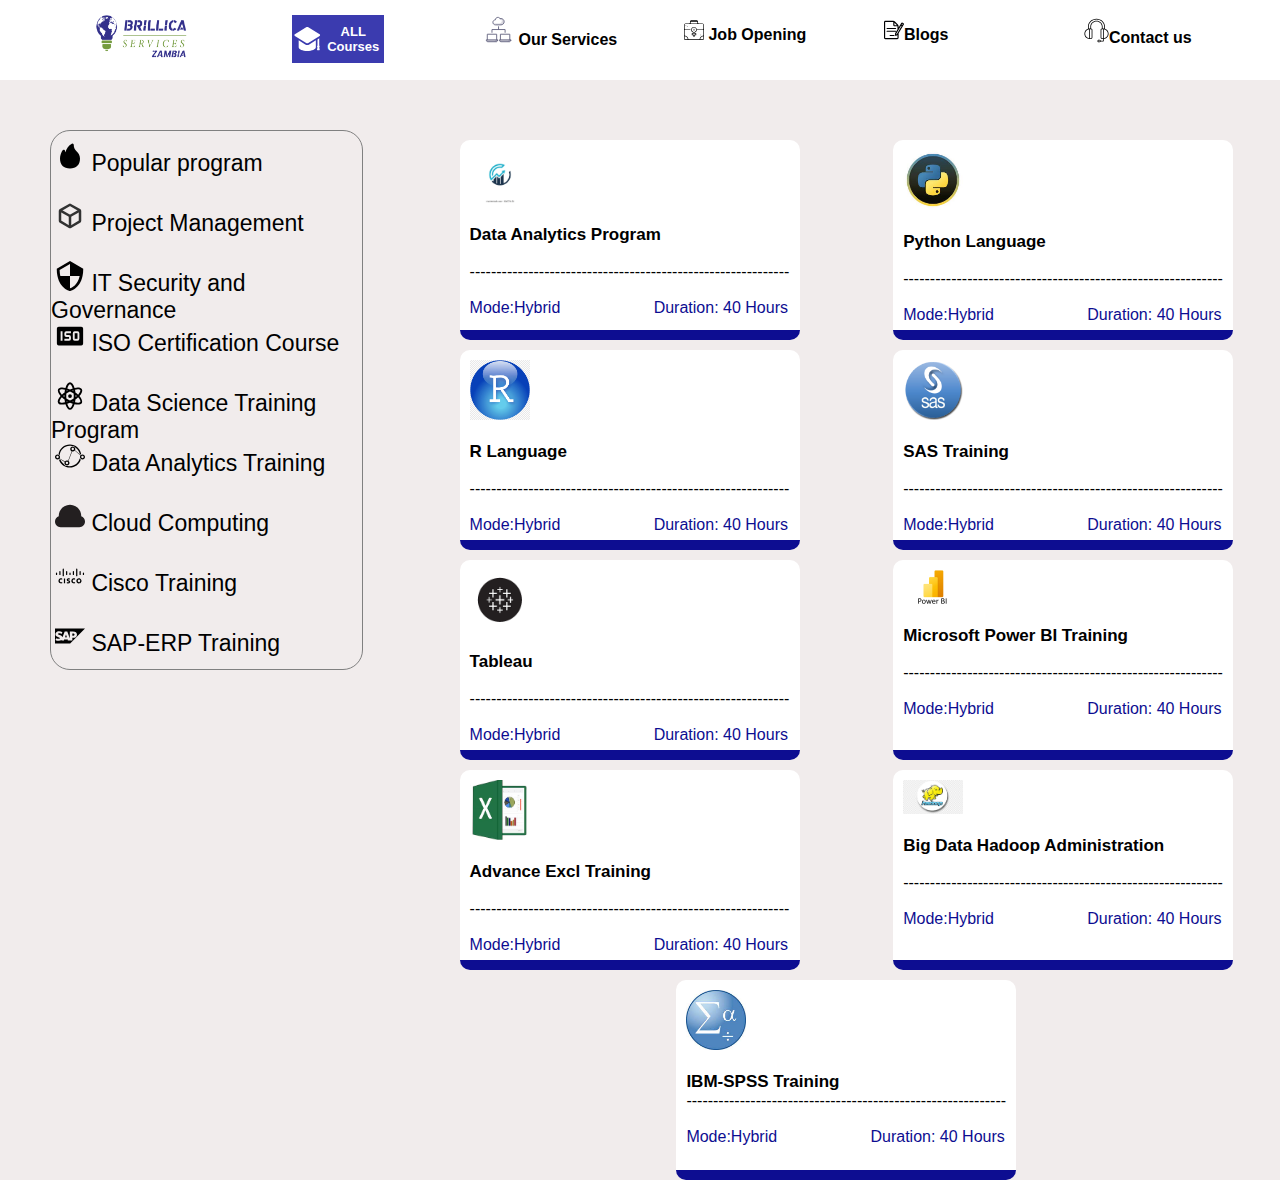
<file: Data_Analytics.html>
<!DOCTYPE html>
<html lang="en">
<head>
    <meta charset="UTF-8">
    <meta http-equiv="X-UA-Compatible" content="IE=edge">
    <meta name="viewport" content="width=device-width, initial-scale=1.0">
    <title>Data_Analytics</title>
    <link rel="stylesheet" href="allcourses.css">
</head>
<body>
    <!DOCTYPE html>
<html lang="en">

<head>
    <meta charset="UTF-8">
    <meta http-equiv="X-UA-Compatible" content="IE=edge">
    <meta name="viewport" content="width=device-width, initial-scale=1.0">
    <title>Document</title>
    <link rel="stylesheet" href="allcourses.css">
</head>

<body id="sharat">
    <header>
        <div class="logodiv"><img src="image/brillica_zambia.png" alt="" width="100px" height="50px"></div>
        <!-- header div2 -->
        <div class="navbardiv"> <button> <svg fill="#fff" width="40px" height="30px" viewBox="0 0 14 14" role="img"
                    focusable="false" aria-hidden="true" xmlns="http://www.w3.org/2000/svg">
                    <path
                        d="m 12.499079,12.25525 c 0.0968,0 0.188377,-0.0436 0.249339,-0.11884 0.06096,-0.0752 0.08473,-0.17385 0.06473,-0.26853 l -0.202146,-0.95662 c 0.115125,-0.11137 0.187491,-0.26686 0.187491,-0.43975 0,-0.182 -0.08106,-0.34343 -0.206876,-0.45558 l 0,-3.32202 -0.810333,0.50146 0,2.82056 c -0.125815,0.11215 -0.2069,0.27358 -0.2069,0.45558 0,0.17291 0.07239,0.32841 0.187515,0.43975 l -0.20217,0.95662 c -0.02,0.0947 0.0038,0.19335 0.06473,0.26853 0.06096,0.0752 0.152539,0.11884 0.249339,0.11884 l 0.625281,0 z M 12.773741,4.75539 7.5021019,1.49209 C 7.3477151,1.39699 7.1736728,1.34925 6.9996305,1.34925 c -0.1740423,0 -0.3482077,0.0477 -0.5016586,0.14284 l -5.271713,3.2633 C 1.0854931,4.84249 0.99999905,4.99633 0.99999905,5.1619 c 0,0.1656 0.085494,0.31949 0.22625985,0.40673 l 5.2716883,3.26333 c 0.153451,0.0952 0.3276163,0.14284 0.5016586,0.14284 0.1740423,0 0.3481092,-0.0477 0.5024714,-0.14284 L 12.773741,5.56863 c 0.140766,-0.0872 0.22626,-0.24113 0.22626,-0.40673 0,-0.16557 -0.08549,-0.31946 -0.22626,-0.40651 z M 6.9996059,9.78508 c -0.3283798,0 -0.6488777,-0.0912 -0.928242,-0.26411 l -3.0750017,-1.90368 0,3.27796 c 0,0.97016 1.7931578,1.7555 4.0032436,1.7555 2.2108742,0 4.0038842,-0.78536 4.0038842,-1.7555 l 0,-3.27796 -3.0748786,1.90368 C 7.6492472,9.69388 7.3279857,9.78508 6.9996059,9.78508 Z" />
                </svg><span>ALL Courses </span></button>
            <!-- header Navbar -->
            <ul>
                <li> <a href="#"> <svg width="30px" height="30px" viewBox="0 0 64 64" version="1.1"
                            xmlns="http://www.w3.org/2000/svg" xmlns:xlink="http://www.w3.org/1999/xlink">

                            <title>cld-cloud-computer-network</title>
                            <desc>Created with Sketch.</desc>
                            <defs>

                            </defs>
                            <g id="General" stroke="none" stroke-width="1" fill="none" fill-rule="evenodd">
                                <g id="SLICES-64px" transform="translate(-720.000000, -200.000000)">

                                </g>
                                <g id="ICONS" transform="translate(-715.000000, -195.000000)">
                                    <g id="cld-cloud-computer-network" transform="translate(720.000000, 200.000000)">
                                        <path
                                            d="M24,49 C24,50.657 22.657,52 21,52 L3,52 C1.343,52 0,50.657 0,49 L0,48 L24,48 L24,49 Z"
                                            id="Fill-519" fill="#CDCCD6">

                                        </path>
                                        <path
                                            d="M19,48 L19,49 C19,50.656 17.657,52 16,52 L21,52 C22.657,52 24,50.656 24,49 L24,48 L19,48 Z"
                                            id="Fill-520" fill-opacity="0.25" fill="#6C6984">

                                        </path>
                                        <polygon id="Fill-521" fill="#FFFFFF" points="2 48 22 48 22 36 2 36">

                                        </polygon>
                                        <path
                                            d="M52,49 C52,50.657 50.657,52 49,52 L31,52 C29.343,52 28,50.657 28,49 L28,48 L52,48 L52,49 Z"
                                            id="Fill-522" fill="#CDCCD6">

                                        </path>
                                        <path
                                            d="M47,48 L47,49 C47,50.656 45.657,52 44,52 L49,52 C50.657,52 52,50.656 52,49 L52,48 L47,48 Z"
                                            id="Fill-523" fill-opacity="0.25" fill="#6C6984">

                                        </path>
                                        <polygon id="Fill-524" fill="#FFFFFF" points="30 48 50 48 50 36 30 36">

                                        </polygon>
                                        <path
                                            d="M29.4346,2.9414 C28.5576,1.1974 26.7516,0.0004 24.6666,0.0004 C21.7206,0.0004 19.3326,2.3874 19.3326,5.3334 C16.3876,5.3334 13.9996,7.7204 13.9996,10.6674 C13.9996,13.6124 16.3876,16.0004 19.3326,16.0004 L31.3326,16.0004 C35.0156,16.0004 37.9996,13.0154 37.9996,9.3334 C37.9996,5.6514 35.0156,2.6674 31.3326,2.6674 C30.6736,2.6674 30.0366,2.7624 29.4336,2.9414 L29.4346,2.9414 Z"
                                            id="Fill-525" fill="#FFFFFF">

                                        </path>
                                        <path
                                            d="M31.333,2.666 C30.932,2.666 30.542,2.713 30.159,2.781 C31.847,3.686 33,5.494 33,7.583 C33,10.575 30.637,13 27.723,13 L18.223,13 C16.207,13 14.526,11.548 14.106,9.609 C14.038,9.951 14,10.305 14,10.666 C14,13.612 16.388,16 19.333,16 L31.333,16 C35.016,16 38,13.016 38,9.333 C38,5.651 35.016,2.666 31.333,2.666"
                                            id="Fill-526" fill-opacity="0.25" fill="#6C6984">

                                        </path>
                                        <path
                                            d="M24,49 C24,50.657 22.657,52 21,52 L3,52 C1.343,52 0,50.657 0,49 L0,48 L24,48 L24,49 Z"
                                            id="Stroke-527" stroke="#676883" stroke-width="2" stroke-linecap="round"
                                            stroke-linejoin="round">

                                        </path>
                                        <polyline id="Stroke-528" stroke="#676883" stroke-width="2"
                                            stroke-linecap="round" stroke-linejoin="round"
                                            points="2 48 2 36 22 36 22 48">

                                        </polyline>
                                        <path
                                            d="M52,49 C52,50.657 50.657,52 49,52 L31,52 C29.343,52 28,50.657 28,49 L28,48 L52,48 L52,49 Z"
                                            id="Stroke-529" stroke="#676883" stroke-width="2" stroke-linecap="round"
                                            stroke-linejoin="round">

                                        </path>
                                        <polyline id="Stroke-530" stroke="#676883" stroke-width="2"
                                            stroke-linecap="round" stroke-linejoin="round"
                                            points="30 48 30 36 50 36 50 48">

                                        </polyline>
                                        <polyline id="Stroke-531" stroke="#676883" stroke-width="2"
                                            stroke-linecap="round" stroke-linejoin="round"
                                            points="12 32 12 26 40 26 40 32">

                                        </polyline>
                                        <path d="M26,20 L26,26" id="Stroke-532" stroke="#676883" stroke-width="2"
                                            stroke-linecap="round" stroke-linejoin="round">

                                        </path>
                                        <path
                                            d="M29.4346,2.9414 C28.5576,1.1974 26.7516,0.0004 24.6666,0.0004 C21.7206,0.0004 19.3326,2.3874 19.3326,5.3334 C16.3876,5.3334 13.9996,7.7204 13.9996,10.6674 C13.9996,13.6124 16.3876,16.0004 19.3326,16.0004 L31.3326,16.0004 C35.0156,16.0004 37.9996,13.0154 37.9996,9.3334 C37.9996,5.6514 35.0156,2.6674 31.3326,2.6674 C30.6736,2.6674 30.0366,2.7624 29.4336,2.9414 L29.4346,2.9414 Z"
                                            id="Stroke-533" stroke="#676883" stroke-width="2" stroke-linecap="round"
                                            stroke-linejoin="round">

                                        </path>
                                    </g>
                                </g>
                            </g>
                        </svg> Our Services </a></li>
            </ul>
            <ul>
                <li> <a href="#"> <svg fill="#000000" height="20px" width="20px" version="1.1" id="Layer_1"
                            xmlns="http://www.w3.org/2000/svg" xmlns:xlink="http://www.w3.org/1999/xlink"
                            viewBox="0 0 512 512" xml:space="preserve">
                            <g>
                                <g>
                                    <path d="M471.149,87.149h-99.448c-2.466-6.952-7.983-12.469-14.935-14.935V40.851C356.766,18.325,338.441,0,315.915,0h-119.83
               c-22.526,0-40.851,18.325-40.851,40.851v31.363c-6.952,2.465-12.469,7.983-14.935,14.935H40.851C18.325,87.149,0,105.474,0,128
               v343.149C0,493.675,18.325,512,40.851,512h430.298C493.675,512,512,493.675,512,471.149V128
               C512,105.474,493.675,87.149,471.149,87.149z M196.085,16.34h119.83c10.651,0,19.733,6.831,23.105,16.34H172.98
               C176.352,23.172,185.434,16.34,196.085,16.34z M171.574,49.021h168.851v38.128H171.574V49.021z M40.851,495.66
               c-13.515,0-24.511-10.995-24.511-24.511v-56.804c43.046,3.9,77.414,38.268,81.314,81.314H40.851z M495.66,471.149
               c0,13.516-10.996,24.511-24.511,24.511h-56.804c3.9-43.046,38.268-77.414,81.314-81.314V471.149z M495.66,217.872
               c0,13.516-10.996,24.511-24.511,24.511H329.067c-4.079-36.714-35.284-65.362-73.067-65.362c-40.546,0-73.532,32.986-73.532,73.532
               c0,31.416,19.858,59.077,49.021,69.349v20.524h-24.511c-4.513,0-8.17,3.658-8.17,8.17v32.681c0,4.512,3.657,8.17,8.17,8.17h24.511
               v24.511c0,4.512,3.657,8.17,8.17,8.17h32.681c4.513,0,8.17-3.658,8.17-8.17v-24.511h24.511c4.513,0,8.17-3.658,8.17-8.17v-32.681
               c0-4.512-3.657-8.17-8.17-8.17h-24.511v-20.524c26.604-9.371,45.457-33.215,48.562-61.179h142.077
               c9.19,0,17.678-3.051,24.511-8.192v147.397c-52.066,3.979-93.752,45.665-97.731,97.731H114.071
               c-3.979-52.066-45.665-93.752-97.731-97.731V250.531c6.832,5.141,15.321,8.192,24.511,8.192h117.106c4.513,0,8.17-3.658,8.17-8.17
               c0-4.512-3.657-8.17-8.17-8.17H40.851c-13.515,0-24.511-10.995-24.511-24.511V128c0-13.516,10.996-24.511,24.511-24.511h430.298
               c13.515,0,24.511,10.995,24.511,24.511V217.872z M272.34,356.766h24.511v16.34H272.34c-4.513,0-8.17,3.658-8.17,8.17v24.511
               h-16.34v-24.511c0-4.512-3.657-8.17-8.17-8.17h-24.511v-16.34h24.511c4.513,0,8.17-3.658,8.17-8.17v-34.741
               c0-3.728-2.523-6.983-6.134-7.912c-25.251-6.499-42.887-29.277-42.887-55.39c0-31.536,25.657-57.192,57.191-57.192
               s57.191,25.656,57.191,57.192c0,26.113-17.636,48.891-42.887,55.39c-3.61,0.929-6.134,4.184-6.134,7.912v34.741
               C264.17,353.108,267.827,356.766,272.34,356.766z" />
                                </g>
                            </g>
                            <g>
                                <g>
                                    <circle cx="49.021" cy="136.17" r="8.17" />
                                </g>
                            </g>
                            <g>
                                <g>
                                    <circle cx="81.702" cy="168.851" r="8.17" />
                                </g>
                            </g>
                            <g>
                                <g>
                                    <circle cx="430.298" cy="381.277" r="8.17" />
                                </g>
                            </g>
                            <g>
                                <g>
                                    <path d="M256,226.043c-4.513,0-8.17,3.658-8.17,8.17v32.681c0,4.512,3.657,8.17,8.17,8.17c4.513,0,8.17-3.658,8.17-8.17v-32.681
               C264.17,229.701,260.513,226.043,256,226.043z" />
                                </g>
                            </g>
                        </svg> Job Opening </a></li>
            </ul>
            <ul>
                <li> <a href="#"> <svg height="20px" width="20px" version="1.1" id="Capa_1"
                            xmlns="http://www.w3.org/2000/svg" xmlns:xlink="http://www.w3.org/1999/xlink"
                            viewBox="0 0 257.925 257.925" xml:space="preserve">
                            <g>
                                <path style="fill:#000002;" d="M129.299,192.669h-50c-4.143,0-7.5,3.357-7.5,7.5c0,4.143,3.357,7.5,7.5,7.5h50
           c4.143,0,7.5-3.357,7.5-7.5C136.799,196.027,133.441,192.669,129.299,192.669z" />
                                <path style="fill:#000002;" d="M39.98,117.107h109.33c4.143,0,7.5-3.357,7.5-7.5c0-4.143-3.357-7.5-7.5-7.5H39.98
           c-4.143,0-7.5,3.357-7.5,7.5C32.48,113.749,35.838,117.107,39.98,117.107z" />
                                <path style="fill:#000002;" d="M156.811,144.881c0-4.143-3.357-7.5-7.5-7.5H39.98c-4.143,0-7.5,3.357-7.5,7.5
           c0,4.143,3.357,7.5,7.5,7.5h109.33C153.453,152.381,156.811,149.024,156.811,144.881z" />
                                <path style="fill:#000002;" d="M257.489,48.549c-0.88-3.247-2.987-5.937-5.935-7.575l-12.229-6.797
           c-1.858-1.033-3.97-1.579-6.105-1.579c-4.469,0-8.648,2.371-10.909,6.189l-33.656,56.867v-15.73c0-7.48-4.003-17.097-9.312-22.368
           l-38.053-37.777c-5.297-5.259-14.918-9.224-22.381-9.224H17.5c-9.649,0-17.5,7.851-17.5,17.5v201.816c0,9.649,7.851,17.5,17.5,17.5
           h153.655c9.649,0,17.5-7.851,17.5-17.5V172.19L256.19,58.081C257.907,55.18,258.368,51.794,257.489,48.549z M234.049,48.406
           l7.854,4.365l-7.281,12.304l-7.854-4.365L234.049,48.406z M166.373,180.389c-0.752,1.269-2.897,3.391-4.172,4.126l-5.038,2.906
           l-0.191-5.813c-0.044-1.314,0.67-4.102,1.34-5.232l60.813-102.753l7.854,4.365L166.373,180.389z M167.398,66.832h-30.426
           c-1.355,0-2.5-1.145-2.5-2.5V34.145L167.398,66.832z M171.155,232.371H17.5c-1.355,0-2.5-1.145-2.5-2.5V28.054
           c0-1.355,1.145-2.5,2.5-2.5h101.41c0.181,0,0.371,0.011,0.563,0.023v38.756c0,9.649,7.851,17.5,17.5,17.5h36.683v38.999
           c0,0.052,0.007,0.103,0.008,0.154l-28.26,47.749c-2.121,3.583-3.562,9.206-3.424,13.368l0.438,13.313
           c0.192,5.895,4.513,10.34,10.05,10.34c1.92,0,3.888-0.551,5.688-1.59l11.541-6.657c1.289-0.744,2.649-1.758,3.958-2.912v35.274
           C173.655,231.226,172.511,232.371,171.155,232.371z" />
                            </g>
                        </svg>Blogs </a></li>
            </ul>
            <ul>
                <li> <a href="#"> <svg fill="#000000" width="25px" height="25px" viewBox="0 0 64 64" version="1.1"
                            xml:space="preserve" xmlns="http://www.w3.org/2000/svg"
                            xmlns:xlink="http://www.w3.org/1999/xlink">

                            <g id="_x32_5_attachment" />

                            <g id="_x32_4_office" />

                            <g id="_x32_3_pin" />

                            <g id="_x32_2_business_card" />

                            <g id="_x32_1_form" />

                            <g id="_x32_0_headset">

                                <g>

                                    <path
                                        d="M63,40.2202c0-5.9472-3.9073-10.9949-9.2881-12.7225v-6.0148c0-10.5703-10.1641-19.8423-21.752-19.8423    s-21.752,9.272-21.752,19.8423v6.0442C4.8693,29.2792,1,34.303,1,40.2202C1,47.5884,6.9941,53.583,14.3623,53.583h3.6738    c1.9336,0,3.5059-1.5728,3.5059-3.5059v-19.71c0-1.8768-1.4827-3.4017-3.3359-3.4926v-5.1373    c0-6.0151,5.8818-12.7432,13.7539-12.7432c7.8701,0,13.75,6.728,13.75,12.7432v5.1458c-1.8132,0.1329-3.252,1.636-3.252,3.4841    v19.71c0,1.9331,1.5723,3.5059,3.5059,3.5059h2.6728l-0.0048,4.5596h-5.6547c-0.3737-1.429-1.6642-2.4917-3.2086-2.4917h-2.0977    c-1.835,0-3.3281,1.4932-3.3281,3.3281s1.4932,3.3281,3.3281,3.3281h2.0977c1.4242,0,2.6327-0.9039,3.1068-2.1646h6.7556    c0.5518,0,0.999-0.4473,1-0.999l0.0059-5.6111C57.5385,53.0181,63,47.2512,63,40.2202z M39.7686,60.3071h-2.0977    c-0.7324,0-1.3281-0.5957-1.3281-1.3281s0.5957-1.3281,1.3281-1.3281h2.0977c0.7324,0,1.3281,0.5957,1.3281,1.3281    S40.501,60.3071,39.7686,60.3071z M13.3623,51.5396C7.5635,51.0313,3,46.1489,3,40.2202s4.5635-10.811,10.3623-11.3193V51.5396z     M19.542,30.3672v19.71c0,0.8306-0.6758,1.5059-1.5059,1.5059h-2.6738V28.8574h2.6738    C18.8662,28.8574,19.542,29.5347,19.542,30.3672z M31.96,6.9941c-8.2451,0-15.7539,7.0273-15.7539,14.7432v5.1201h-1.8438    c-0.735,0-1.4512,0.0753-2.1543,0.19v-5.5645c0-9.5049,9.2295-17.8423,19.752-17.8423s19.752,8.3374,19.752,17.8423v5.5522    c-0.6778-0.1064-1.3671-0.1777-2.0742-0.1777H47.71v-5.1201C47.71,14.0215,40.2031,6.9941,31.96,6.9941z M44.458,50.0771v-19.71    c0-0.8325,0.6758-1.5098,1.5059-1.5098h2.6738V51.583h-2.6738C45.1338,51.583,44.458,50.9077,44.458,50.0771z M50.6377,51.5396    V28.9009C56.4365,29.4092,61,34.2915,61,40.2202S56.4365,51.0313,50.6377,51.5396z" />

                                </g>

                            </g>

                            <g id="_x31_9_video_call" />

                            <g id="_x31_8_letter_box" />

                            <g id="_x31_7_papperplane" />

                            <g id="_x31_6_laptop" />

                            <g id="_x31_5_connection" />

                            <g id="_x31_4_phonebook" />

                            <g id="_x31_3_classic_telephone" />

                            <g id="_x31_2_sending_mail" />

                            <g id="_x31_1_man_talking" />

                            <g id="_x31_0_date" />

                            <g id="_x30_9_review" />

                            <g id="_x30_8_email" />

                            <g id="_x30_7_information" />

                            <g id="_x30_6_phone_talking" />

                            <g id="_x30_5_women_talking" />

                            <g id="_x30_4_calling" />

                            <g id="_x30_3_women" />

                            <g id="_x30_2_writing" />

                            <g id="_x30_1_chatting" />

                        </svg>Contact us </a></li>
            </ul>
            <!-- Header 3 -->
            <div class="contactdiv">
                <spna class="span1">
                    <svg width="20px" height="20px" viewBox="0 0 15 15" version="1.1" xmlns="http://www.w3.org/2000/svg"
                        xmlns:xlink="http://www.w3.org/1999/xlink">

                        <title>call [#192]</title>
                        <desc>Created with Sketch.</desc>
                        <defs>

                        </defs>
                        <g id="Page-1" stroke="none" stroke-width="1" fill="none" fill-rule="evenodd">
                            <g id="Dribbble-Light-Preview" transform="translate(-103.000000, -7321.000000)"
                                fill="#000000">
                                <g id="icons" transform="translate(56.000000, 160.000000)">
                                    <path
                                        d="M61.7302966,7173.99596 C61.2672966,7175.40296 59.4532966,7176.10496 58.1572966,7175.98796 C56.3872966,7175.82796 54.4612966,7174.88896 52.9992966,7173.85496 C50.8502966,7172.33496 48.8372966,7169.98396 47.6642966,7167.48896 C46.8352966,7165.72596 46.6492966,7163.55796 47.8822966,7161.95096 C48.3382966,7161.35696 48.8312966,7161.03996 49.5722966,7161.00296 C50.6002966,7160.95296 50.7442966,7161.54096 51.0972966,7162.45696 C51.3602966,7163.14196 51.7112966,7163.84096 51.9072966,7164.55096 C52.2742966,7165.87596 50.9912966,7165.93096 50.8292966,7167.01396 C50.7282966,7167.69696 51.5562966,7168.61296 51.9302966,7169.09996 C52.6632966,7170.05396 53.5442966,7170.87696 54.5382966,7171.50296 C55.1072966,7171.86196 56.0262966,7172.50896 56.6782966,7172.15196 C57.6822966,7171.60196 57.5872966,7169.90896 58.9912966,7170.48196 C59.7182966,7170.77796 60.4222966,7171.20496 61.1162966,7171.57896 C62.1892966,7172.15596 62.1392966,7172.75396 61.7302966,7173.99596 C61.4242966,7174.92396 62.0362966,7173.06796 61.7302966,7173.99596"
                                        id="call-[#192]">

                                    </path>
                                </g>
                            </g>
                        </g>
                    </svg> 7300935101 <br><svg version="1.1" id="Icons" xmlns="http://www.w3.org/2000/svg"
                        xmlns:xlink="http://www.w3.org/1999/xlink" viewBox="0 0 32 32" xml:space="preserve" width="20px"
                        height="20px" fill="#000000">

                        <g id="SVGRepo_bgCarrier" stroke-width="0" />

                        <g id="SVGRepo_tracerCarrier" stroke-linecap="round" stroke-linejoin="round" />

                        <g id="SVGRepo_iconCarrier">
                            <style type="text/css">
                                .st0 {
                                    fill: #FFFFFF;
                                }

                                .st1 {
                                    fill: #3A559F;
                                }

                                .st2 {
                                    fill: #F4F4F4;
                                }

                                .st3 {
                                    fill: #FF0084;
                                }

                                .st4 {
                                    fill: #0063DB;
                                }

                                .st5 {
                                    fill: #00ACED;
                                }

                                .st6 {
                                    fill: #FFEC06;
                                }

                                .st7 {
                                    fill: #FF0000;
                                }

                                .st8 {
                                    fill: #25D366;
                                }

                                .st9 {
                                    fill: #0088FF;
                                }

                                .st10 {
                                    fill: #314358;
                                }

                                .st11 {
                                    fill: #EE6996;
                                }

                                .st12 {
                                    fill: #01AEF3;
                                }

                                .st13 {
                                    fill: #FFFEFF;
                                }

                                .st14 {
                                    fill: #F06A35;
                                }

                                .st15 {
                                    fill: #00ADEF;
                                }

                                .st16 {
                                    fill: #1769FF;
                                }

                                .st17 {
                                    fill: #1AB7EA;
                                }

                                .st18 {
                                    fill: #6001D1;
                                }

                                .st19 {
                                    fill: #E41214;
                                }

                                .st20 {
                                    fill: #05CE78;
                                }

                                .st21 {
                                    fill: #7B519C;
                                }

                                .st22 {
                                    fill: #FF4500;
                                }

                                .st23 {
                                    fill: #00F076;
                                }

                                .st24 {
                                    fill: #FFC900;
                                }

                                .st25 {
                                    fill: #00D6FF;
                                }

                                .st26 {
                                    fill: #FF3A44;
                                }

                                .st27 {
                                    fill: #FF6A36;
                                }

                                .st28 {
                                    fill: #0061FE;
                                }

                                .st29 {
                                    fill: #F7981C;
                                }

                                .st30 {
                                    fill: #EE1B22;
                                }

                                .st31 {
                                    fill: #EF3561;
                                }

                                .st32 {
                                    fill: none;
                                    stroke: #FFFFFF;
                                    stroke-width: 2;
                                    stroke-miterlimit: 10;
                                }

                                .st33 {
                                    fill: #0097D3;
                                }

                                .st34 {
                                    fill: #01308A;
                                }

                                .st35 {
                                    fill: #019CDE;
                                }

                                .st36 {
                                    fill: #FFD049;
                                }

                                .st37 {
                                    fill: #16A05D;
                                }

                                .st38 {
                                    fill: #4486F4;
                                }

                                .st39 {
                                    fill: none;
                                }

                                .st40 {
                                    fill: #34A853;
                                }

                                .st41 {
                                    fill: #4285F4;
                                }

                                .st42 {
                                    fill: #FBBC05;
                                }

                                .st43 {
                                    fill: #EA4335;
                                }
                            </style>
                            <path class="st8"
                                d="M17,0C8.7,0,2,6.7,2,15c0,3.4,1.1,6.6,3.2,9.2l-2.1,6.4c-0.1,0.4,0,0.8,0.3,1.1C3.5,31.9,3.8,32,4,32 c0.1,0,0.3,0,0.4-0.1l6.9-3.1C13.1,29.6,15,30,17,30c8.3,0,15-6.7,15-15S25.3,0,17,0z" />
                            <path class="st0"
                                d="M25.7,20.5c-0.4,1.2-1.9,2.2-3.2,2.4C22.2,23,21.9,23,21.5,23c-0.8,0-2-0.2-4.1-1.1c-2.4-1-4.8-3.1-6.7-5.8 L10.7,16C10.1,15.1,9,13.4,9,11.6c0-2.2,1.1-3.3,1.5-3.8c0.5-0.5,1.2-0.8,2-0.8c0.2,0,0.3,0,0.5,0c0.7,0,1.2,0.2,1.7,1.2l0.4,0.8 c0.3,0.8,0.7,1.7,0.8,1.8c0.3,0.6,0.3,1.1,0,1.6c-0.1,0.3-0.3,0.5-0.5,0.7c-0.1,0.2-0.2,0.3-0.3,0.3c-0.1,0.1-0.1,0.1-0.2,0.2 c0.3,0.5,0.9,1.4,1.7,2.1c1.2,1.1,2.1,1.4,2.6,1.6l0,0c0.2-0.2,0.4-0.6,0.7-0.9l0.1-0.2c0.5-0.7,1.3-0.9,2.1-0.6 c0.4,0.2,2.6,1.2,2.6,1.2l0.2,0.1c0.3,0.2,0.7,0.3,0.9,0.7C26.2,18.5,25.9,19.8,25.7,20.5z" />
                        </g>

                    </svg> 7300935101
                </spna> <Button> Enquiry</Button>
            </div>
    </header>
    <div class="test">
        <div class="hoverdiv">
            <ul>
                <li class="pp"> <svg width="30px" height="30px" viewBox="0 0 24 24" id="Flat_Color" data-name="Flat Color" xmlns="http://www.w3.org/2000/svg"><path id="primary" d="M17.4,8.38A7.1,7.1,0,0,1,15,3a1,1,0,0,0-1.55-.83,10.89,10.89,0,0,0-5,6.73A4.37,4.37,0,0,1,8,7.77,1,1,0,0,0,7.27,7a1,1,0,0,0-1,.25C5,8.58,4,12,4,14c0,5.08,2.92,8,8,8s8-3,8-8C20,11.22,18.62,9.71,17.4,8.38Z" style="fill:#000000"></path></svg> <span class="spanbox"> <a href="allcourses.html">Popular program</a> </span> </li>
                <li > <svg width="30px" height="30px" viewBox="0 0 24 24" fill="none" xmlns="http://www.w3.org/2000/svg">
                    <path d="M4 15.8294V15.75V8C4 7.69114 4.16659 7.40629 4.43579 7.25487L4.45131 7.24614L11.6182 3.21475L11.6727 3.18411C11.8759 3.06979 12.1241 3.06979 12.3273 3.18411L19.6105 7.28092C19.8511 7.41625 20 7.67083 20 7.94687V8V15.75V15.8294C20 16.1119 19.8506 16.3733 19.6073 16.5167L12.379 20.7766C12.1451 20.9144 11.8549 20.9144 11.621 20.7766L4.39267 16.5167C4.14935 16.3733 4 16.1119 4 15.8294Z" stroke="#323232" stroke-width="2"/>
                    <path d="M12 21V12" stroke="#323232" stroke-width="2"/>
                    <path d="M12 12L4 7.5" stroke="#323232" stroke-width="2"/>
                    <path d="M20 7.5L12 12" stroke="#323232" stroke-width="2"/>
                    </svg> <span class="spanbox"> <a href="Project _Management.html">Project Management</a> </span></li>
                <li> <svg height="30px" width="30px" version="1.1" id="_x32_" xmlns="http://www.w3.org/2000/svg" xmlns:xlink="http://www.w3.org/1999/xlink" 
                    viewBox="0 0 512 512"  xml:space="preserve">
               <style type="text/css">
                   .st0{fill:#000000;}
               </style>
               <g>
                   <path class="st0" d="M256.001,0L29.89,130.537c0,47.476,4.506,88.936,12.057,125.463C88.61,481.721,256.001,512,256.001,512
                       s167.389-30.279,214.053-256c7.551-36.527,12.057-77.986,12.057-125.463L256.001,0z M256.118,466.723
                       c-0.035-0.012-0.082-0.028-0.117-0.039v-47.672V256H140.77H91.122c-6.67-29.738-11.109-63.506-12.394-101.93L255.999,51.728h0.002
                       v51.73V256h115.27h49.625C385.636,413.404,287.327,456.774,256.118,466.723z"/>
               </g>
               </svg> <span class="spanbox"> <a href="IT_Security.html">IT Security and Governance </a> </span></li>
                <li> <svg fill="#000000" width="30px" height="30px" viewBox="0 0 32 32" id="icon" xmlns="http://www.w3.org/2000/svg"><defs><style>.cls-1{fill:none;}</style></defs><title>ISO--filled</title><rect x="21" y="13" width="3" height="6"/><path d="M28,6H4A2,2,0,0,0,2,8V24a2,2,0,0,0,2,2H28a2,2,0,0,0,2-2V8A2,2,0,0,0,28,6ZM8,21H6V11H8Zm9-8H12v2h3a2,2,0,0,1,2,2v2a2,2,0,0,1-2,2H10V19h5V17H12a2,2,0,0,1-2-2V13a2,2,0,0,1,2-2h5Zm9,6a2,2,0,0,1-2,2H21a2,2,0,0,1-2-2V13a2,2,0,0,1,2-2h3a2,2,0,0,1,2,2Z"/><rect id="_Transparent_Rectangle_" data-name="&lt;Transparent Rectangle&gt;" class="cls-1" width="32" height="32"/></svg> <span class="spanbox"> <a href="Iso_certification.html">ISO Certification Course</a></span></li>
                <li> <svg width="30px" height="30px" viewBox="0 0 48 48" xmlns="http://www.w3.org/2000/svg">
                    <title>data-science</title>
                    <g id="Layer_2" data-name="Layer 2">
                      <g id="invisible_box" data-name="invisible box">
                        <rect width="48" height="48" fill="none"/>
                        <rect width="48" height="48" fill="none"/>
                        <rect width="48" height="48" fill="none"/>
                      </g>
                      <g id="icons_Q2" data-name="icons Q2">
                        <g>
                          <path d="M43.1,13c-1.1-1.8-3.5-2.7-6.6-2.7a19.6,19.6,0,0,0-5.2.7C29.6,5.5,27,2,24,2s-5.6,3.5-7.3,9a19.6,19.6,0,0,0-5.2-.7c-3.1,0-5.5.9-6.6,2.7s.2,6.8,4,11c-3.8,4.2-5.5,8.3-4,11s3.5,2.7,6.6,2.7a19.6,19.6,0,0,0,5.2-.7c1.7,5.5,4.3,9,7.3,9s5.6-3.5,7.3-9a19.6,19.6,0,0,0,5.2.7c3.1,0,5.5-.9,6.6-2.7s-.2-6.8-4-11C42.9,19.8,44.6,15.7,43.1,13ZM24,5c1.1,0,3,2.3,4.4,6.8A38.9,38.9,0,0,0,24,13.4a38.9,38.9,0,0,0-4.4-1.6C21,7.3,22.9,5,24,5Zm6,19c0,1.4-.1,2.7-.2,3.9l-2.6,1.7L24,31.2l-3.2-1.6-2.6-1.7c-.1-1.2-.2-2.5-.2-3.9s.1-2.7.2-3.9l2.6-1.7L24,16.8l3.2,1.6,2.6,1.7C29.9,21.3,30,22.6,30,24Zm3-1.7L34.9,24,33,25.7V22.3Zm-3.6,9.5-.3,1.5-1.5-.5,1.1-.6Zm-9,1-1.5.5-.3-1.5.7.4ZM15,25.7,13.1,24,15,22.3v3.4Zm3.6-9.5.3-1.5,1.5.5-1.1.6Zm10.1-.4-1.1-.6,1.5-.5.3,1.5ZM7.5,14.5c.5-.7,2-1.2,4-1.2a18.6,18.6,0,0,1,4.5.6c-.3,1.4-.5,2.9-.7,4.5A38.4,38.4,0,0,0,11,21.9C7.9,18.5,6.9,15.6,7.5,14.5Zm4,20.2c-2,0-3.5-.5-4-1.2s.4-4,3.5-7.4a38.4,38.4,0,0,0,4.3,3.5c.2,1.6.4,3.1.7,4.5A18.6,18.6,0,0,1,11.5,34.7ZM24,43c-1.1,0-3-2.3-4.4-6.8A38.9,38.9,0,0,0,24,34.6a38.9,38.9,0,0,0,4.4,1.6C27,40.7,25.1,43,24,43Zm16.5-9.5c-.5.7-2,1.2-4,1.2a18.6,18.6,0,0,1-4.5-.6c.3-1.4.5-2.9.7-4.5A38.4,38.4,0,0,0,37,26.1C40.1,29.5,41.1,32.4,40.5,33.5ZM37,21.9a38.4,38.4,0,0,0-4.3-3.5c-.2-1.6-.4-3.1-.7-4.5a18.6,18.6,0,0,1,4.5-.6c2,0,3.5.5,4,1.2S40.1,18.5,37,21.9Z"/>
                          <circle cx="24" cy="24" r="3"/>
                        </g>
                      </g>
                    </g>
                  </svg> <span class="spanbox"> <a href="Data_Science.html">Data Science Training Program</a> </span></li>
                <li> <svg fill="#000000" version="1.1" id="Capa_1" xmlns="http://www.w3.org/2000/svg" xmlns:xlink="http://www.w3.org/1999/xlink" 
                    width="30px" height="30px" viewBox="0 0 112.074 112.074"
                    xml:space="preserve">
               <g>
                   <g>
                       <path d="M102.643,50.547c-2.523,0-4.813,1.001-6.506,2.621L74.657,34.332c0.735-1.342,1.155-2.882,1.155-4.518
                           c0-5.201-4.231-9.432-9.432-9.432c-5.201,0-9.433,4.231-9.433,9.432c0,3.814,2.28,7.1,5.545,8.584L49.015,74.107
                           c-1.307-0.686-2.79-1.078-4.364-1.078c-3,0-5.671,1.413-7.4,3.602L17.436,64.946c0.9-1.445,1.428-3.144,1.428-4.966
                           c0-5.201-4.232-9.434-9.432-9.434C4.231,50.547,0,54.779,0,59.98c0,5.199,4.231,9.431,9.432,9.431
                           c2.785,0,5.284-1.222,7.012-3.146L36.343,78c-0.716,1.329-1.125,2.848-1.125,4.461c0,5.2,4.232,9.432,9.433,9.432
                           c5.2,0,9.432-4.23,9.432-9.432c0-3.025-1.437-5.715-3.658-7.441l13.617-36.079c0.749,0.192,1.53,0.305,2.339,0.305
                           c2.973,0,5.623-1.385,7.354-3.542l21.318,18.695c-1.152,1.565-1.844,3.492-1.844,5.58c0,5.199,4.232,9.431,9.434,9.431
                           s9.432-4.231,9.432-9.431S107.844,50.547,102.643,50.547z M9.432,64.49c-2.488,0-4.511-2.023-4.511-4.51
                           c0-2.489,2.023-4.512,4.511-4.512s4.511,2.022,4.511,4.512C13.944,62.467,11.92,64.49,9.432,64.49z M44.651,86.973
                           c-2.488,0-4.511-2.023-4.511-4.511s2.023-4.512,4.511-4.512c2.487,0,4.511,2.022,4.511,4.512
                           C49.161,84.949,47.138,86.973,44.651,86.973z M66.381,34.326c-2.488,0-4.512-2.023-4.512-4.511c0-2.487,2.023-4.511,4.512-4.511
                           c2.486,0,4.51,2.023,4.51,4.511C70.891,32.303,68.868,34.326,66.381,34.326z M102.643,64.49c-2.487,0-4.512-2.023-4.512-4.51
                           c0-2.489,2.023-4.512,4.512-4.512s4.511,2.022,4.511,4.512C107.153,62.467,105.131,64.49,102.643,64.49z"/>
                       <path d="M17.821,52.707c1.693-19.326,17.955-34.539,37.714-34.539c2.359,0,4.667,0.228,6.909,0.643
                           c1.084-0.342,2.237-0.529,3.434-0.529c4.255,0,7.966,2.34,9.935,5.797c8.285,5.275,14.387,13.677,16.636,23.534l3.237,2.839
                           c0.687-0.472,1.418-0.863,2.182-1.173c-3.251-20.438-20.993-36.111-42.332-36.111c-21.34,0-39.083,15.675-42.332,36.114
                           C15.02,50.018,16.606,51.204,17.821,52.707z"/>
                       <path d="M92.204,65.512c-4.217,16.312-19.058,28.395-36.669,28.395c-2.606,0-5.151-0.266-7.61-0.77
                           c-1.185,0.416-2.452,0.654-3.776,0.654c-4.679,0-8.704-2.827-10.472-6.859c-5.512-3.912-9.935-9.256-12.723-15.49l-4.723-2.786
                           c-0.426,0.354-0.88,0.668-1.349,0.956c5.693,17.004,21.759,29.295,40.653,29.295c18.893,0,34.957-12.288,40.65-29.288
                           C94.537,68.607,93.162,67.195,92.204,65.512z"/>
                   </g>
               </g>
               </svg> <span class="spanbox"> <a href="Data_Analytics.html">Data Analytics Training</a> </span></li>
                <li> <svg version="1.0" id="Layer_1" xmlns="http://www.w3.org/2000/svg" xmlns:xlink="http://www.w3.org/1999/xlink" 
                    width="30px" height="30px" viewBox="0 0 64 64" enable-background="new 0 0 64 64" xml:space="preserve">
               <path fill-rule="evenodd" clip-rule="evenodd" fill="#231F20" d="M55.938,32.707C55.945,32.465,56,32.234,56,31.992
                   c0-13.258-10.742-24-24-24s-24,10.742-24,24c0,0.242,0.055,0.473,0.062,0.715C3.379,34.344,0,38.754,0,43.992
                   c0,6.625,5.371,12,12,12V56h40v-0.008c6.625,0,12-5.371,12-12C64,38.75,60.617,34.344,55.938,32.707z"/>
               </svg><span> Cloud Computing </span></li>
                <li> <svg fill="#000000" width="30px" height="30px" viewBox="0 0 32 32" version="1.1" xmlns="http://www.w3.org/2000/svg">
                    <title>cisco</title>
                    <path d="M1.004 14.41c0.026 0.338 0.307 0.602 0.649 0.602s0.623-0.264 0.649-0.6l0-0.002v-1.443c-0.016-0.346-0.3-0.621-0.649-0.621s-0.633 0.275-0.649 0.62l-0 0.001v1.443zM4.598 14.41c0.030 0.335 0.31 0.595 0.65 0.595s0.62-0.26 0.65-0.593l0-0.003v-3.235c-0.016-0.346-0.3-0.621-0.649-0.621s-0.633 0.275-0.649 0.62l-0 0.001v3.235zM8.174 15.714c0.016 0.346 0.3 0.621 0.649 0.621s0.633-0.275 0.649-0.62l0-0.001v-6.999c-0.016-0.346-0.3-0.621-0.649-0.621s-0.633 0.275-0.649 0.62l-0 0.001v6.999zM11.781 14.41c0.016 0.346 0.3 0.621 0.649 0.621s0.633-0.275 0.649-0.62l0-0.001v-3.235c-0.016-0.346-0.3-0.621-0.649-0.621s-0.633 0.275-0.649 0.62l-0 0.001v3.235zM15.368 14.41c0.034 0.332 0.311 0.588 0.649 0.588s0.616-0.257 0.649-0.586l0-0.003v-1.443c-0.016-0.346-0.3-0.621-0.649-0.621s-0.633 0.275-0.649 0.62l-0 0.001v1.443zM18.99 14.41c0.022 0.342 0.304 0.611 0.65 0.611s0.628-0.269 0.65-0.609l0-0.002v-3.235c-0.016-0.346-0.3-0.621-0.649-0.621s-0.633 0.275-0.649 0.62l-0 0.001v3.235zM22.537 15.714c0.026 0.338 0.307 0.602 0.649 0.602s0.623-0.264 0.649-0.6l0-0.002v-6.999c-0.016-0.346-0.3-0.621-0.649-0.621s-0.633 0.275-0.649 0.62l-0 0.001v6.999zM26.143 14.41c0.027 0.338 0.308 0.603 0.65 0.603s0.624-0.264 0.65-0.601l0-0.002v-3.235c-0.022-0.342-0.304-0.611-0.65-0.611s-0.628 0.269-0.65 0.609l-0 0.002v3.235zM29.697 14.41c0.016 0.346 0.3 0.621 0.649 0.621s0.633-0.275 0.649-0.62l0-0.001v-1.443c-0.016-0.346-0.3-0.621-0.649-0.621s-0.633 0.275-0.649 0.62l-0 0.001v1.443zM22.776 21.201c0.024 1.495 1.242 2.698 2.74 2.698 0.21 0 0.414-0.024 0.61-0.068l-0.018 0.003c1.247-0.242 2.176-1.326 2.176-2.626 0-0.969-0.516-1.818-1.288-2.287l-0.012-0.007c-0.412-0.259-0.913-0.412-1.45-0.412-1.502 0-2.724 1.201-2.757 2.696l-0 0.003zM24.681 20.134c0.234-0.192 0.536-0.308 0.865-0.308 0.756 0 1.369 0.613 1.369 1.369 0 0.427-0.196 0.809-0.502 1.060l-0.002 0.002-0.021 0.017c-0.228 0.177-0.519 0.283-0.834 0.283-0.756 0-1.37-0.613-1.37-1.37 0-0.423 0.192-0.801 0.493-1.052l0.002-0.002zM9.483 23.803h1.312v-5.207h-1.312zM12.576 22.559l-0.005 1.196 0.087 0.015c0.232 0.046 0.517 0.084 0.805 0.105l0.024 0.001c0.14 0.014 0.303 0.022 0.468 0.022 0.093 0 0.186-0.003 0.279-0.008l-0.013 0.001c0.253-0.019 0.487-0.066 0.711-0.136l-0.022 0.006c0.275-0.079 0.514-0.211 0.716-0.383l-0.003 0.002c0.184-0.158 0.326-0.359 0.413-0.587l0.003-0.010c0.069-0.175 0.11-0.377 0.11-0.589 0-0.22-0.043-0.43-0.122-0.622l0.004 0.011c-0.084-0.206-0.211-0.379-0.371-0.516l-0.002-0.002c-0.153-0.137-0.336-0.246-0.536-0.315l-0.011-0.003-0.902-0.335c-0.108-0.047-0.194-0.129-0.245-0.232l-0.001-0.003c-0.017-0.037-0.027-0.081-0.027-0.127 0-0.054 0.014-0.104 0.038-0.148l-0.001 0.002c0.047-0.076 0.112-0.136 0.19-0.176l0.003-0.001c0.093-0.046 0.202-0.079 0.316-0.092l0.005-0c0.080-0.012 0.173-0.019 0.268-0.019 0.109 0 0.215 0.009 0.318 0.027l-0.011-0.002c0.253 0.028 0.479 0.070 0.699 0.127l-0.033-0.007 0.047 0.010v-1.104l-0.086-0.019c-0.185-0.047-0.415-0.090-0.65-0.118l-0.029-0.003c-0.138-0.019-0.298-0.030-0.461-0.030-0.152 0-0.302 0.010-0.449 0.028l0.018-0.002c-0.392 0.037-0.744 0.187-1.030 0.415l0.004-0.003c-0.196 0.155-0.347 0.36-0.436 0.595l-0.003 0.009c-0.062 0.167-0.098 0.36-0.098 0.562s0.036 0.395 0.102 0.573l-0.004-0.012c0.071 0.187 0.178 0.346 0.314 0.476l0.001 0c0.118 0.114 0.253 0.212 0.399 0.29l0.010 0.005c0.178 0.097 0.384 0.18 0.601 0.239l0.020 0.005c0.071 0.021 0.142 0.044 0.212 0.067l0.106 0.039 0.030 0.012c0.11 0.040 0.204 0.099 0.283 0.175l-0-0c0.055 0.051 0.098 0.114 0.125 0.185l0.001 0.003c0.008 0.031 0.013 0.066 0.013 0.103 0 0.035-0.004 0.069-0.013 0.101l0.001-0.003c-0.035 0.108-0.109 0.195-0.205 0.246l-0.002 0.001c-0.1 0.052-0.216 0.090-0.338 0.107l-0.006 0.001c-0.117 0.019-0.253 0.030-0.391 0.030-0.050 0-0.1-0.001-0.15-0.004l0.007 0c-0.265-0.021-0.503-0.054-0.737-0.099l0.041 0.007q-0.18-0.039-0.359-0.084zM7.672 23.712v-1.388l-0.027 0.012c-0.292 0.145-0.634 0.236-0.995 0.253l-0.006 0c-0.034 0.003-0.074 0.004-0.114 0.004-0.337 0-0.648-0.113-0.897-0.303l0.004 0.003c-0.202-0.157-0.355-0.369-0.436-0.613l-0.003-0.009c-0.048-0.14-0.075-0.301-0.075-0.469 0-0.13 0.016-0.255 0.047-0.375l-0.002 0.010c0.067-0.289 0.226-0.534 0.444-0.709l0.002-0.002c0.191-0.161 0.432-0.27 0.696-0.302l0.006-0.001c0.077-0.009 0.167-0.014 0.257-0.014 0.391 0 0.759 0.097 1.081 0.268l-0.013-0.006 0.030 0.016v-1.396l-0.064-0.017c-0.325-0.107-0.699-0.169-1.087-0.169-0.062 0-0.124 0.002-0.185 0.005l0.009-0c-0.411 0.011-0.797 0.104-1.147 0.265l0.018-0.008c-0.368 0.171-0.677 0.413-0.921 0.709l-0.004 0.004c-0.373 0.469-0.599 1.070-0.599 1.724 0 0.624 0.206 1.2 0.553 1.664l-0.005-0.007c0.363 0.463 0.869 0.799 1.452 0.941l0.018 0.004c0.244 0.062 0.525 0.098 0.814 0.098 0.373 0 0.732-0.060 1.069-0.17l-0.024 0.007 0.104-0.029zM21.412 23.712v-1.388l-0.027 0.012c-0.292 0.145-0.634 0.236-0.995 0.253l-0.006 0c-0.034 0.003-0.073 0.004-0.113 0.004-0.338 0-0.649-0.113-0.898-0.303l0.004 0.003c-0.202-0.157-0.355-0.369-0.437-0.613l-0.003-0.009c-0.047-0.139-0.074-0.3-0.074-0.467 0-0.13 0.016-0.257 0.047-0.377l-0.002 0.010c0.068-0.289 0.227-0.534 0.444-0.709l0.002-0.002c0.191-0.161 0.432-0.27 0.696-0.302l0.006-0.001c0.077-0.009 0.167-0.014 0.257-0.014 0.391 0 0.759 0.097 1.081 0.268l-0.013-0.006 0.030 0.016v-1.396l-0.064-0.017c-0.325-0.107-0.699-0.169-1.087-0.169-0.062 0-0.124 0.002-0.185 0.005l0.009-0c-0.411 0.011-0.797 0.104-1.147 0.265l0.018-0.008c-0.368 0.171-0.676 0.412-0.92 0.709l-0.004 0.005c-0.374 0.469-0.599 1.069-0.599 1.723 0 0.625 0.206 1.201 0.555 1.665l-0.005-0.007c0.363 0.463 0.869 0.798 1.45 0.941l0.018 0.004c0.244 0.062 0.525 0.098 0.814 0.098 0.373 0 0.732-0.060 1.069-0.17l-0.024 0.007 0.102-0.029z"></path>
                    </svg> <span> Cisco Training </span></li>
                <li> <svg fill="#000000" width="30px" height="30px" viewBox="0 0 32 32" xmlns="http://www.w3.org/2000/svg">
                    <path d="M0 8.083v15.835h16.172l15.828-15.835zM4.355 11.031h0.005c1.151 0 2.552 0.324 3.567 0.844l-1.093 1.907c-1.115-0.541-1.672-0.588-2.307-0.625-0.943-0.052-1.417 0.287-1.428 0.651-0.005 0.444 0.896 0.844 1.745 1.12 1.281 0.407 2.916 0.953 3.167 2.532l2.349-6.208h2.728l2.751 7.432-0.011-7.432h3.161c3.011 0 4.427 1.020 4.427 3.359 0 2.099-1.452 3.355-3.916 3.355h-1.016l-0.015 2.791-4.781-0.005-0.333-1.213c-0.495 0.167-1.052 0.256-1.641 0.256-0.609 0-1.183-0.095-1.687-0.265l-0.475 1.223-2.667 0.005 0.12-0.615c-0.041 0.037-0.079 0.068-0.12 0.1-0.708 0.572-1.609 0.839-2.713 0.859h-0.287c-1.203 0.016-2.391-0.296-3.437-0.896l0.973-1.932c1.052 0.625 1.715 0.76 2.605 0.745 0.463-0.011 0.796-0.095 1.015-0.319 0.131-0.135 0.204-0.307 0.209-0.495 0.009-0.5-0.709-0.733-1.579-1.005-0.708-0.219-1.516-0.52-2.141-0.984-0.744-0.541-1.104-1.229-1.083-2.197 0.005-0.688 0.276-1.344 0.755-1.833 0.693-0.719 1.808-1.152 3.152-1.152zM18.479 13.255v2.543h0.699c0.921 0 1.661-0.308 1.661-1.287 0-0.948-0.74-1.256-1.661-1.256zM11.697 14.281l-0.995 3.145c0.297 0.115 0.641 0.177 1.005 0.177 0.36 0 0.699-0.063 0.989-0.167l-0.979-3.161z"/>
                  </svg> <span> SAP-ERP Training </span> </li>
            </ul>
        </div>
        <div class="cert" id="negi">
             
            <!-- Certification box -->

        <Div class="sharat"> <Button> View Detail </Button></Div>
            <div class="cisabox"> <img src="image/data any.webp" alt="" width="60px"> 
                <br> <br>
            <p class="p1"> Data Analytics Program</p> <br> <P> ------------------------------------------------------------ </P>
            <br>
          <Span>Mode:Hybrid </Span> &nbsp; &nbsp;&nbsp;&nbsp; &nbsp;&nbsp;&nbsp;&nbsp;&nbsp;&nbsp;&nbsp;&nbsp;&nbsp;&nbsp;&nbsp;&nbsp;&nbsp;<span> Duration: 40 Hours </span>
        </div>  
          <!-- Certification box 2 -->
          <div class="cisabox"> <img src="image/python.jpeg" alt="" width="60px"> 
            <br> <br>
        <p class="p1"> Python Language</p> <br> <P> ------------------------------------------------------------ </P>
        <br>
      <Span>Mode:Hybrid </Span> &nbsp; &nbsp;&nbsp;&nbsp; &nbsp;&nbsp;&nbsp;&nbsp;&nbsp;&nbsp;&nbsp;&nbsp;&nbsp;&nbsp;&nbsp;&nbsp;&nbsp;<span> Duration: 40 Hours </span>
    </div>    <!-- Certification box 3 -->
    <div class="cisabox"> <img src="image/r.png" alt="" width="60px"> 
        <br> <br>
    <p class="p1"> R Language</p> <br> <P> ------------------------------------------------------------ </P>
    <br>
  <Span>Mode:Hybrid </Span> &nbsp; &nbsp;&nbsp;&nbsp; &nbsp;&nbsp;&nbsp;&nbsp;&nbsp;&nbsp;&nbsp;&nbsp;&nbsp;&nbsp;&nbsp;&nbsp;&nbsp;<span> Duration: 40 Hours </span>
</div>    <!-- Certification box 4 -->
<div class="cisabox"> <img src="image/sas-tutorial.png" alt="" width="60px"> 
    <br> <br>
<p class="p1"> SAS Training</p> <br> <P> ------------------------------------------------------------ </P>
<br>
<Span>Mode:Hybrid </Span> &nbsp; &nbsp;&nbsp;&nbsp; &nbsp;&nbsp;&nbsp;&nbsp;&nbsp;&nbsp;&nbsp;&nbsp;&nbsp;&nbsp;&nbsp;&nbsp;&nbsp;<span> Duration: 40 Hours </span>
</div>    <!-- Certification box 5 -->
<div class="cisabox"> <img src="image/tableau.png" alt="" width="60px"> 
    <br> <br>
<p class="p1"> Tableau</p> <br> <P> ------------------------------------------------------------ </P>
<br>
<Span>Mode:Hybrid </Span> &nbsp; &nbsp;&nbsp;&nbsp; &nbsp;&nbsp;&nbsp;&nbsp;&nbsp;&nbsp;&nbsp;&nbsp;&nbsp;&nbsp;&nbsp;&nbsp;&nbsp;<span> Duration: 40 Hours </span>
</div>    <!-- Certification box 6 -->
<div class="cisabox"> <img src="image/Microsoft-Power-BI-Symbol.png" alt="" width="60px"> 
    <br> <br>
<p class="p1"> Microsoft Power BI Training</p> <br> <P> ------------------------------------------------------------ </P>
<br>
<Span>Mode:Hybrid </Span> &nbsp; &nbsp;&nbsp;&nbsp; &nbsp;&nbsp;&nbsp;&nbsp;&nbsp;&nbsp;&nbsp;&nbsp;&nbsp;&nbsp;&nbsp;&nbsp;&nbsp;<span> Duration: 40 Hours </span>
</div>    <!-- Certification box 7-->
<div class="cisabox"> <img src="image/excel-g9ac6b342d_1920.png" alt="" width="60px"> 
    <br> <br>
<p class="p1"> Advance Excl Training</p> <br> <P> ------------------------------------------------------------ </P>
<br>
<Span>Mode:Hybrid </Span> &nbsp; &nbsp;&nbsp;&nbsp; &nbsp;&nbsp;&nbsp;&nbsp;&nbsp;&nbsp;&nbsp;&nbsp;&nbsp;&nbsp;&nbsp;&nbsp;&nbsp;<span> Duration: 40 Hours </span>
</div>    <!-- Certification box 8-->
<div class="cisabox"> <img src="image/bid data.png" alt="" width="60px"> 
    <br> <br>
<p class="p1"> Big Data Hadoop Administration</p> <br> <P> ------------------------------------------------------------ </P>
<br>
<Span>Mode:Hybrid </Span> &nbsp; &nbsp;&nbsp;&nbsp; &nbsp;&nbsp;&nbsp;&nbsp;&nbsp;&nbsp;&nbsp;&nbsp;&nbsp;&nbsp;&nbsp;&nbsp;&nbsp;<span> Duration: 40 Hours </span>
</div>    <!-- Certification box 9 -->
<div class="cisabox"> <img src="image/images.jpeg" alt="" width="60px"> 
    <br> <br>
<p class="p1"> IBM-SPSS Training</p>  <P> ------------------------------------------------------------ </P>
<br>
<Span>Mode:Hybrid </Span> &nbsp; &nbsp;&nbsp;&nbsp; &nbsp;&nbsp;&nbsp;&nbsp;&nbsp;&nbsp;&nbsp;&nbsp;&nbsp;&nbsp;&nbsp;&nbsp;&nbsp;<span> Duration: 40 Hours </span>
</div>   
            
        </div>
    </div>
</body>

</html>
</body>
</html>
</file>
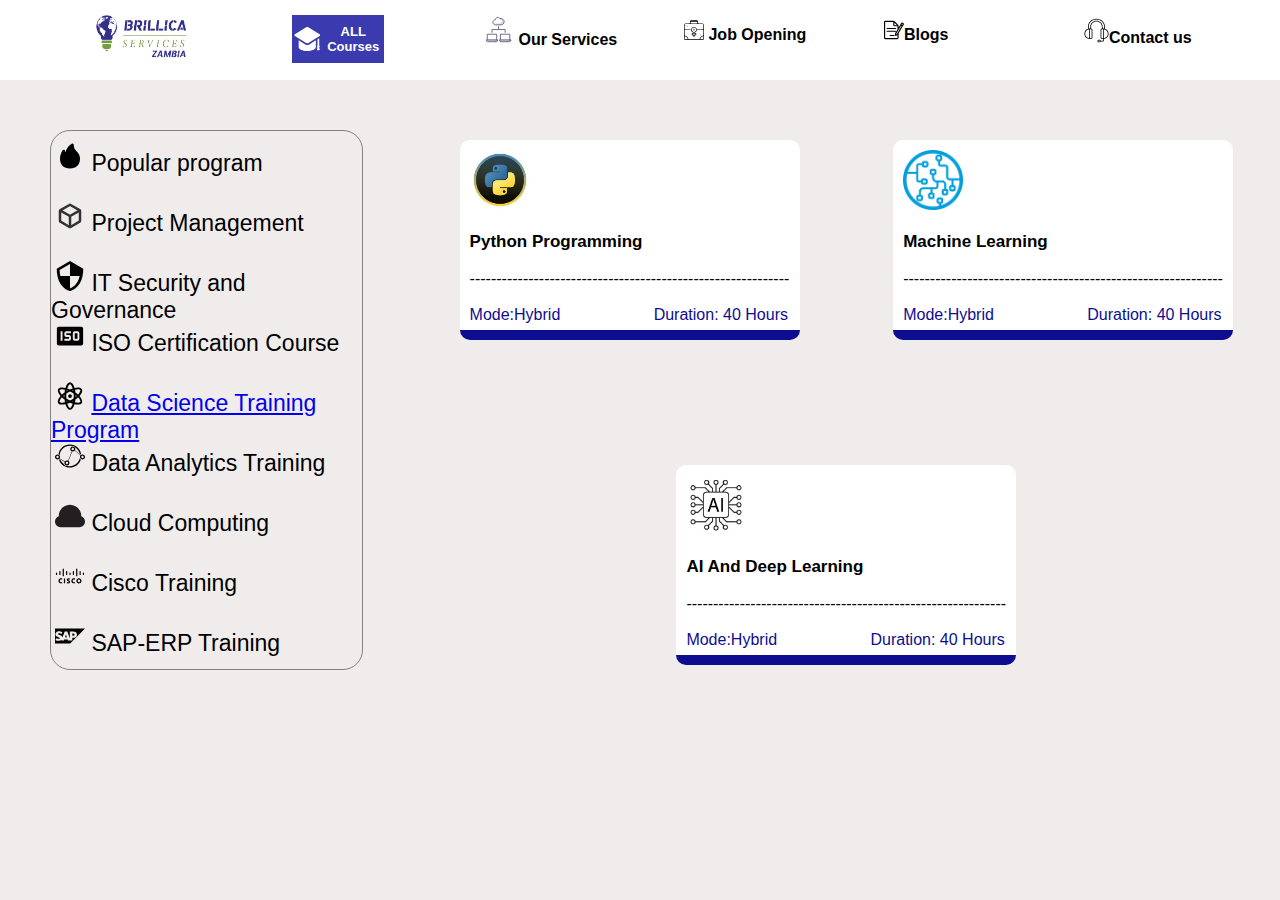
<file: Data_Science.html>
<!DOCTYPE html>
<html lang="en">
<head>
    <meta charset="UTF-8">
    <meta http-equiv="X-UA-Compatible" content="IE=edge">
    <meta name="viewport" content="width=device-width, initial-scale=1.0">
    <title>Data_Science</title>
    <link rel="stylesheet" href="allcourses.css">
</head>
<body>
    <!DOCTYPE html>
<html lang="en">

<head>
    <meta charset="UTF-8">
    <meta http-equiv="X-UA-Compatible" content="IE=edge">
    <meta name="viewport" content="width=device-width, initial-scale=1.0">
    <title>Document</title>
    <link rel="stylesheet" href="allcourses.css">
</head>

<body id="sharat">
    <header>
        <div class="logodiv"><img src="image/brillica_zambia.png" alt="" width="100px" height="50px"></div>
        <!-- header div2 -->
        <div class="navbardiv"> <button> <svg fill="#fff" width="40px" height="30px" viewBox="0 0 14 14" role="img"
                    focusable="false" aria-hidden="true" xmlns="http://www.w3.org/2000/svg">
                    <path
                        d="m 12.499079,12.25525 c 0.0968,0 0.188377,-0.0436 0.249339,-0.11884 0.06096,-0.0752 0.08473,-0.17385 0.06473,-0.26853 l -0.202146,-0.95662 c 0.115125,-0.11137 0.187491,-0.26686 0.187491,-0.43975 0,-0.182 -0.08106,-0.34343 -0.206876,-0.45558 l 0,-3.32202 -0.810333,0.50146 0,2.82056 c -0.125815,0.11215 -0.2069,0.27358 -0.2069,0.45558 0,0.17291 0.07239,0.32841 0.187515,0.43975 l -0.20217,0.95662 c -0.02,0.0947 0.0038,0.19335 0.06473,0.26853 0.06096,0.0752 0.152539,0.11884 0.249339,0.11884 l 0.625281,0 z M 12.773741,4.75539 7.5021019,1.49209 C 7.3477151,1.39699 7.1736728,1.34925 6.9996305,1.34925 c -0.1740423,0 -0.3482077,0.0477 -0.5016586,0.14284 l -5.271713,3.2633 C 1.0854931,4.84249 0.99999905,4.99633 0.99999905,5.1619 c 0,0.1656 0.085494,0.31949 0.22625985,0.40673 l 5.2716883,3.26333 c 0.153451,0.0952 0.3276163,0.14284 0.5016586,0.14284 0.1740423,0 0.3481092,-0.0477 0.5024714,-0.14284 L 12.773741,5.56863 c 0.140766,-0.0872 0.22626,-0.24113 0.22626,-0.40673 0,-0.16557 -0.08549,-0.31946 -0.22626,-0.40651 z M 6.9996059,9.78508 c -0.3283798,0 -0.6488777,-0.0912 -0.928242,-0.26411 l -3.0750017,-1.90368 0,3.27796 c 0,0.97016 1.7931578,1.7555 4.0032436,1.7555 2.2108742,0 4.0038842,-0.78536 4.0038842,-1.7555 l 0,-3.27796 -3.0748786,1.90368 C 7.6492472,9.69388 7.3279857,9.78508 6.9996059,9.78508 Z" />
                </svg><span>ALL Courses </span></button>
            <!-- header Navbar -->
            <ul>
                <li> <a href="#"> <svg width="30px" height="30px" viewBox="0 0 64 64" version="1.1"
                            xmlns="http://www.w3.org/2000/svg" xmlns:xlink="http://www.w3.org/1999/xlink">

                            <title>cld-cloud-computer-network</title>
                            <desc>Created with Sketch.</desc>
                            <defs>

                            </defs>
                            <g id="General" stroke="none" stroke-width="1" fill="none" fill-rule="evenodd">
                                <g id="SLICES-64px" transform="translate(-720.000000, -200.000000)">

                                </g>
                                <g id="ICONS" transform="translate(-715.000000, -195.000000)">
                                    <g id="cld-cloud-computer-network" transform="translate(720.000000, 200.000000)">
                                        <path
                                            d="M24,49 C24,50.657 22.657,52 21,52 L3,52 C1.343,52 0,50.657 0,49 L0,48 L24,48 L24,49 Z"
                                            id="Fill-519" fill="#CDCCD6">

                                        </path>
                                        <path
                                            d="M19,48 L19,49 C19,50.656 17.657,52 16,52 L21,52 C22.657,52 24,50.656 24,49 L24,48 L19,48 Z"
                                            id="Fill-520" fill-opacity="0.25" fill="#6C6984">

                                        </path>
                                        <polygon id="Fill-521" fill="#FFFFFF" points="2 48 22 48 22 36 2 36">

                                        </polygon>
                                        <path
                                            d="M52,49 C52,50.657 50.657,52 49,52 L31,52 C29.343,52 28,50.657 28,49 L28,48 L52,48 L52,49 Z"
                                            id="Fill-522" fill="#CDCCD6">

                                        </path>
                                        <path
                                            d="M47,48 L47,49 C47,50.656 45.657,52 44,52 L49,52 C50.657,52 52,50.656 52,49 L52,48 L47,48 Z"
                                            id="Fill-523" fill-opacity="0.25" fill="#6C6984">

                                        </path>
                                        <polygon id="Fill-524" fill="#FFFFFF" points="30 48 50 48 50 36 30 36">

                                        </polygon>
                                        <path
                                            d="M29.4346,2.9414 C28.5576,1.1974 26.7516,0.0004 24.6666,0.0004 C21.7206,0.0004 19.3326,2.3874 19.3326,5.3334 C16.3876,5.3334 13.9996,7.7204 13.9996,10.6674 C13.9996,13.6124 16.3876,16.0004 19.3326,16.0004 L31.3326,16.0004 C35.0156,16.0004 37.9996,13.0154 37.9996,9.3334 C37.9996,5.6514 35.0156,2.6674 31.3326,2.6674 C30.6736,2.6674 30.0366,2.7624 29.4336,2.9414 L29.4346,2.9414 Z"
                                            id="Fill-525" fill="#FFFFFF">

                                        </path>
                                        <path
                                            d="M31.333,2.666 C30.932,2.666 30.542,2.713 30.159,2.781 C31.847,3.686 33,5.494 33,7.583 C33,10.575 30.637,13 27.723,13 L18.223,13 C16.207,13 14.526,11.548 14.106,9.609 C14.038,9.951 14,10.305 14,10.666 C14,13.612 16.388,16 19.333,16 L31.333,16 C35.016,16 38,13.016 38,9.333 C38,5.651 35.016,2.666 31.333,2.666"
                                            id="Fill-526" fill-opacity="0.25" fill="#6C6984">

                                        </path>
                                        <path
                                            d="M24,49 C24,50.657 22.657,52 21,52 L3,52 C1.343,52 0,50.657 0,49 L0,48 L24,48 L24,49 Z"
                                            id="Stroke-527" stroke="#676883" stroke-width="2" stroke-linecap="round"
                                            stroke-linejoin="round">

                                        </path>
                                        <polyline id="Stroke-528" stroke="#676883" stroke-width="2"
                                            stroke-linecap="round" stroke-linejoin="round"
                                            points="2 48 2 36 22 36 22 48">

                                        </polyline>
                                        <path
                                            d="M52,49 C52,50.657 50.657,52 49,52 L31,52 C29.343,52 28,50.657 28,49 L28,48 L52,48 L52,49 Z"
                                            id="Stroke-529" stroke="#676883" stroke-width="2" stroke-linecap="round"
                                            stroke-linejoin="round">

                                        </path>
                                        <polyline id="Stroke-530" stroke="#676883" stroke-width="2"
                                            stroke-linecap="round" stroke-linejoin="round"
                                            points="30 48 30 36 50 36 50 48">

                                        </polyline>
                                        <polyline id="Stroke-531" stroke="#676883" stroke-width="2"
                                            stroke-linecap="round" stroke-linejoin="round"
                                            points="12 32 12 26 40 26 40 32">

                                        </polyline>
                                        <path d="M26,20 L26,26" id="Stroke-532" stroke="#676883" stroke-width="2"
                                            stroke-linecap="round" stroke-linejoin="round">

                                        </path>
                                        <path
                                            d="M29.4346,2.9414 C28.5576,1.1974 26.7516,0.0004 24.6666,0.0004 C21.7206,0.0004 19.3326,2.3874 19.3326,5.3334 C16.3876,5.3334 13.9996,7.7204 13.9996,10.6674 C13.9996,13.6124 16.3876,16.0004 19.3326,16.0004 L31.3326,16.0004 C35.0156,16.0004 37.9996,13.0154 37.9996,9.3334 C37.9996,5.6514 35.0156,2.6674 31.3326,2.6674 C30.6736,2.6674 30.0366,2.7624 29.4336,2.9414 L29.4346,2.9414 Z"
                                            id="Stroke-533" stroke="#676883" stroke-width="2" stroke-linecap="round"
                                            stroke-linejoin="round">

                                        </path>
                                    </g>
                                </g>
                            </g>
                        </svg> Our Services </a></li>
            </ul>
            <ul>
                <li> <a href="#"> <svg fill="#000000" height="20px" width="20px" version="1.1" id="Layer_1"
                            xmlns="http://www.w3.org/2000/svg" xmlns:xlink="http://www.w3.org/1999/xlink"
                            viewBox="0 0 512 512" xml:space="preserve">
                            <g>
                                <g>
                                    <path d="M471.149,87.149h-99.448c-2.466-6.952-7.983-12.469-14.935-14.935V40.851C356.766,18.325,338.441,0,315.915,0h-119.83
               c-22.526,0-40.851,18.325-40.851,40.851v31.363c-6.952,2.465-12.469,7.983-14.935,14.935H40.851C18.325,87.149,0,105.474,0,128
               v343.149C0,493.675,18.325,512,40.851,512h430.298C493.675,512,512,493.675,512,471.149V128
               C512,105.474,493.675,87.149,471.149,87.149z M196.085,16.34h119.83c10.651,0,19.733,6.831,23.105,16.34H172.98
               C176.352,23.172,185.434,16.34,196.085,16.34z M171.574,49.021h168.851v38.128H171.574V49.021z M40.851,495.66
               c-13.515,0-24.511-10.995-24.511-24.511v-56.804c43.046,3.9,77.414,38.268,81.314,81.314H40.851z M495.66,471.149
               c0,13.516-10.996,24.511-24.511,24.511h-56.804c3.9-43.046,38.268-77.414,81.314-81.314V471.149z M495.66,217.872
               c0,13.516-10.996,24.511-24.511,24.511H329.067c-4.079-36.714-35.284-65.362-73.067-65.362c-40.546,0-73.532,32.986-73.532,73.532
               c0,31.416,19.858,59.077,49.021,69.349v20.524h-24.511c-4.513,0-8.17,3.658-8.17,8.17v32.681c0,4.512,3.657,8.17,8.17,8.17h24.511
               v24.511c0,4.512,3.657,8.17,8.17,8.17h32.681c4.513,0,8.17-3.658,8.17-8.17v-24.511h24.511c4.513,0,8.17-3.658,8.17-8.17v-32.681
               c0-4.512-3.657-8.17-8.17-8.17h-24.511v-20.524c26.604-9.371,45.457-33.215,48.562-61.179h142.077
               c9.19,0,17.678-3.051,24.511-8.192v147.397c-52.066,3.979-93.752,45.665-97.731,97.731H114.071
               c-3.979-52.066-45.665-93.752-97.731-97.731V250.531c6.832,5.141,15.321,8.192,24.511,8.192h117.106c4.513,0,8.17-3.658,8.17-8.17
               c0-4.512-3.657-8.17-8.17-8.17H40.851c-13.515,0-24.511-10.995-24.511-24.511V128c0-13.516,10.996-24.511,24.511-24.511h430.298
               c13.515,0,24.511,10.995,24.511,24.511V217.872z M272.34,356.766h24.511v16.34H272.34c-4.513,0-8.17,3.658-8.17,8.17v24.511
               h-16.34v-24.511c0-4.512-3.657-8.17-8.17-8.17h-24.511v-16.34h24.511c4.513,0,8.17-3.658,8.17-8.17v-34.741
               c0-3.728-2.523-6.983-6.134-7.912c-25.251-6.499-42.887-29.277-42.887-55.39c0-31.536,25.657-57.192,57.191-57.192
               s57.191,25.656,57.191,57.192c0,26.113-17.636,48.891-42.887,55.39c-3.61,0.929-6.134,4.184-6.134,7.912v34.741
               C264.17,353.108,267.827,356.766,272.34,356.766z" />
                                </g>
                            </g>
                            <g>
                                <g>
                                    <circle cx="49.021" cy="136.17" r="8.17" />
                                </g>
                            </g>
                            <g>
                                <g>
                                    <circle cx="81.702" cy="168.851" r="8.17" />
                                </g>
                            </g>
                            <g>
                                <g>
                                    <circle cx="430.298" cy="381.277" r="8.17" />
                                </g>
                            </g>
                            <g>
                                <g>
                                    <path d="M256,226.043c-4.513,0-8.17,3.658-8.17,8.17v32.681c0,4.512,3.657,8.17,8.17,8.17c4.513,0,8.17-3.658,8.17-8.17v-32.681
               C264.17,229.701,260.513,226.043,256,226.043z" />
                                </g>
                            </g>
                        </svg> Job Opening </a></li>
            </ul>
            <ul>
                <li> <a href="#"> <svg height="20px" width="20px" version="1.1" id="Capa_1"
                            xmlns="http://www.w3.org/2000/svg" xmlns:xlink="http://www.w3.org/1999/xlink"
                            viewBox="0 0 257.925 257.925" xml:space="preserve">
                            <g>
                                <path style="fill:#000002;" d="M129.299,192.669h-50c-4.143,0-7.5,3.357-7.5,7.5c0,4.143,3.357,7.5,7.5,7.5h50
           c4.143,0,7.5-3.357,7.5-7.5C136.799,196.027,133.441,192.669,129.299,192.669z" />
                                <path style="fill:#000002;" d="M39.98,117.107h109.33c4.143,0,7.5-3.357,7.5-7.5c0-4.143-3.357-7.5-7.5-7.5H39.98
           c-4.143,0-7.5,3.357-7.5,7.5C32.48,113.749,35.838,117.107,39.98,117.107z" />
                                <path style="fill:#000002;" d="M156.811,144.881c0-4.143-3.357-7.5-7.5-7.5H39.98c-4.143,0-7.5,3.357-7.5,7.5
           c0,4.143,3.357,7.5,7.5,7.5h109.33C153.453,152.381,156.811,149.024,156.811,144.881z" />
                                <path style="fill:#000002;" d="M257.489,48.549c-0.88-3.247-2.987-5.937-5.935-7.575l-12.229-6.797
           c-1.858-1.033-3.97-1.579-6.105-1.579c-4.469,0-8.648,2.371-10.909,6.189l-33.656,56.867v-15.73c0-7.48-4.003-17.097-9.312-22.368
           l-38.053-37.777c-5.297-5.259-14.918-9.224-22.381-9.224H17.5c-9.649,0-17.5,7.851-17.5,17.5v201.816c0,9.649,7.851,17.5,17.5,17.5
           h153.655c9.649,0,17.5-7.851,17.5-17.5V172.19L256.19,58.081C257.907,55.18,258.368,51.794,257.489,48.549z M234.049,48.406
           l7.854,4.365l-7.281,12.304l-7.854-4.365L234.049,48.406z M166.373,180.389c-0.752,1.269-2.897,3.391-4.172,4.126l-5.038,2.906
           l-0.191-5.813c-0.044-1.314,0.67-4.102,1.34-5.232l60.813-102.753l7.854,4.365L166.373,180.389z M167.398,66.832h-30.426
           c-1.355,0-2.5-1.145-2.5-2.5V34.145L167.398,66.832z M171.155,232.371H17.5c-1.355,0-2.5-1.145-2.5-2.5V28.054
           c0-1.355,1.145-2.5,2.5-2.5h101.41c0.181,0,0.371,0.011,0.563,0.023v38.756c0,9.649,7.851,17.5,17.5,17.5h36.683v38.999
           c0,0.052,0.007,0.103,0.008,0.154l-28.26,47.749c-2.121,3.583-3.562,9.206-3.424,13.368l0.438,13.313
           c0.192,5.895,4.513,10.34,10.05,10.34c1.92,0,3.888-0.551,5.688-1.59l11.541-6.657c1.289-0.744,2.649-1.758,3.958-2.912v35.274
           C173.655,231.226,172.511,232.371,171.155,232.371z" />
                            </g>
                        </svg>Blogs </a></li>
            </ul>
            <ul>
                <li> <a href="#"> <svg fill="#000000" width="25px" height="25px" viewBox="0 0 64 64" version="1.1"
                            xml:space="preserve" xmlns="http://www.w3.org/2000/svg"
                            xmlns:xlink="http://www.w3.org/1999/xlink">

                            <g id="_x32_5_attachment" />

                            <g id="_x32_4_office" />

                            <g id="_x32_3_pin" />

                            <g id="_x32_2_business_card" />

                            <g id="_x32_1_form" />

                            <g id="_x32_0_headset">

                                <g>

                                    <path
                                        d="M63,40.2202c0-5.9472-3.9073-10.9949-9.2881-12.7225v-6.0148c0-10.5703-10.1641-19.8423-21.752-19.8423    s-21.752,9.272-21.752,19.8423v6.0442C4.8693,29.2792,1,34.303,1,40.2202C1,47.5884,6.9941,53.583,14.3623,53.583h3.6738    c1.9336,0,3.5059-1.5728,3.5059-3.5059v-19.71c0-1.8768-1.4827-3.4017-3.3359-3.4926v-5.1373    c0-6.0151,5.8818-12.7432,13.7539-12.7432c7.8701,0,13.75,6.728,13.75,12.7432v5.1458c-1.8132,0.1329-3.252,1.636-3.252,3.4841    v19.71c0,1.9331,1.5723,3.5059,3.5059,3.5059h2.6728l-0.0048,4.5596h-5.6547c-0.3737-1.429-1.6642-2.4917-3.2086-2.4917h-2.0977    c-1.835,0-3.3281,1.4932-3.3281,3.3281s1.4932,3.3281,3.3281,3.3281h2.0977c1.4242,0,2.6327-0.9039,3.1068-2.1646h6.7556    c0.5518,0,0.999-0.4473,1-0.999l0.0059-5.6111C57.5385,53.0181,63,47.2512,63,40.2202z M39.7686,60.3071h-2.0977    c-0.7324,0-1.3281-0.5957-1.3281-1.3281s0.5957-1.3281,1.3281-1.3281h2.0977c0.7324,0,1.3281,0.5957,1.3281,1.3281    S40.501,60.3071,39.7686,60.3071z M13.3623,51.5396C7.5635,51.0313,3,46.1489,3,40.2202s4.5635-10.811,10.3623-11.3193V51.5396z     M19.542,30.3672v19.71c0,0.8306-0.6758,1.5059-1.5059,1.5059h-2.6738V28.8574h2.6738    C18.8662,28.8574,19.542,29.5347,19.542,30.3672z M31.96,6.9941c-8.2451,0-15.7539,7.0273-15.7539,14.7432v5.1201h-1.8438    c-0.735,0-1.4512,0.0753-2.1543,0.19v-5.5645c0-9.5049,9.2295-17.8423,19.752-17.8423s19.752,8.3374,19.752,17.8423v5.5522    c-0.6778-0.1064-1.3671-0.1777-2.0742-0.1777H47.71v-5.1201C47.71,14.0215,40.2031,6.9941,31.96,6.9941z M44.458,50.0771v-19.71    c0-0.8325,0.6758-1.5098,1.5059-1.5098h2.6738V51.583h-2.6738C45.1338,51.583,44.458,50.9077,44.458,50.0771z M50.6377,51.5396    V28.9009C56.4365,29.4092,61,34.2915,61,40.2202S56.4365,51.0313,50.6377,51.5396z" />

                                </g>

                            </g>

                            <g id="_x31_9_video_call" />

                            <g id="_x31_8_letter_box" />

                            <g id="_x31_7_papperplane" />

                            <g id="_x31_6_laptop" />

                            <g id="_x31_5_connection" />

                            <g id="_x31_4_phonebook" />

                            <g id="_x31_3_classic_telephone" />

                            <g id="_x31_2_sending_mail" />

                            <g id="_x31_1_man_talking" />

                            <g id="_x31_0_date" />

                            <g id="_x30_9_review" />

                            <g id="_x30_8_email" />

                            <g id="_x30_7_information" />

                            <g id="_x30_6_phone_talking" />

                            <g id="_x30_5_women_talking" />

                            <g id="_x30_4_calling" />

                            <g id="_x30_3_women" />

                            <g id="_x30_2_writing" />

                            <g id="_x30_1_chatting" />

                        </svg>Contact us </a></li>
            </ul>
            <!-- Header 3 -->
            <div class="contactdiv">
                <spna class="span1">
                    <svg width="20px" height="20px" viewBox="0 0 15 15" version="1.1" xmlns="http://www.w3.org/2000/svg"
                        xmlns:xlink="http://www.w3.org/1999/xlink">

                        <title>call [#192]</title>
                        <desc>Created with Sketch.</desc>
                        <defs>

                        </defs>
                        <g id="Page-1" stroke="none" stroke-width="1" fill="none" fill-rule="evenodd">
                            <g id="Dribbble-Light-Preview" transform="translate(-103.000000, -7321.000000)"
                                fill="#000000">
                                <g id="icons" transform="translate(56.000000, 160.000000)">
                                    <path
                                        d="M61.7302966,7173.99596 C61.2672966,7175.40296 59.4532966,7176.10496 58.1572966,7175.98796 C56.3872966,7175.82796 54.4612966,7174.88896 52.9992966,7173.85496 C50.8502966,7172.33496 48.8372966,7169.98396 47.6642966,7167.48896 C46.8352966,7165.72596 46.6492966,7163.55796 47.8822966,7161.95096 C48.3382966,7161.35696 48.8312966,7161.03996 49.5722966,7161.00296 C50.6002966,7160.95296 50.7442966,7161.54096 51.0972966,7162.45696 C51.3602966,7163.14196 51.7112966,7163.84096 51.9072966,7164.55096 C52.2742966,7165.87596 50.9912966,7165.93096 50.8292966,7167.01396 C50.7282966,7167.69696 51.5562966,7168.61296 51.9302966,7169.09996 C52.6632966,7170.05396 53.5442966,7170.87696 54.5382966,7171.50296 C55.1072966,7171.86196 56.0262966,7172.50896 56.6782966,7172.15196 C57.6822966,7171.60196 57.5872966,7169.90896 58.9912966,7170.48196 C59.7182966,7170.77796 60.4222966,7171.20496 61.1162966,7171.57896 C62.1892966,7172.15596 62.1392966,7172.75396 61.7302966,7173.99596 C61.4242966,7174.92396 62.0362966,7173.06796 61.7302966,7173.99596"
                                        id="call-[#192]">

                                    </path>
                                </g>
                            </g>
                        </g>
                    </svg> 7300935101 <br><svg version="1.1" id="Icons" xmlns="http://www.w3.org/2000/svg"
                        xmlns:xlink="http://www.w3.org/1999/xlink" viewBox="0 0 32 32" xml:space="preserve" width="20px"
                        height="20px" fill="#000000">

                        <g id="SVGRepo_bgCarrier" stroke-width="0" />

                        <g id="SVGRepo_tracerCarrier" stroke-linecap="round" stroke-linejoin="round" />

                        <g id="SVGRepo_iconCarrier">
                            <style type="text/css">
                                .st0 {
                                    fill: #FFFFFF;
                                }

                                .st1 {
                                    fill: #3A559F;
                                }

                                .st2 {
                                    fill: #F4F4F4;
                                }

                                .st3 {
                                    fill: #FF0084;
                                }

                                .st4 {
                                    fill: #0063DB;
                                }

                                .st5 {
                                    fill: #00ACED;
                                }

                                .st6 {
                                    fill: #FFEC06;
                                }

                                .st7 {
                                    fill: #FF0000;
                                }

                                .st8 {
                                    fill: #25D366;
                                }

                                .st9 {
                                    fill: #0088FF;
                                }

                                .st10 {
                                    fill: #314358;
                                }

                                .st11 {
                                    fill: #EE6996;
                                }

                                .st12 {
                                    fill: #01AEF3;
                                }

                                .st13 {
                                    fill: #FFFEFF;
                                }

                                .st14 {
                                    fill: #F06A35;
                                }

                                .st15 {
                                    fill: #00ADEF;
                                }

                                .st16 {
                                    fill: #1769FF;
                                }

                                .st17 {
                                    fill: #1AB7EA;
                                }

                                .st18 {
                                    fill: #6001D1;
                                }

                                .st19 {
                                    fill: #E41214;
                                }

                                .st20 {
                                    fill: #05CE78;
                                }

                                .st21 {
                                    fill: #7B519C;
                                }

                                .st22 {
                                    fill: #FF4500;
                                }

                                .st23 {
                                    fill: #00F076;
                                }

                                .st24 {
                                    fill: #FFC900;
                                }

                                .st25 {
                                    fill: #00D6FF;
                                }

                                .st26 {
                                    fill: #FF3A44;
                                }

                                .st27 {
                                    fill: #FF6A36;
                                }

                                .st28 {
                                    fill: #0061FE;
                                }

                                .st29 {
                                    fill: #F7981C;
                                }

                                .st30 {
                                    fill: #EE1B22;
                                }

                                .st31 {
                                    fill: #EF3561;
                                }

                                .st32 {
                                    fill: none;
                                    stroke: #FFFFFF;
                                    stroke-width: 2;
                                    stroke-miterlimit: 10;
                                }

                                .st33 {
                                    fill: #0097D3;
                                }

                                .st34 {
                                    fill: #01308A;
                                }

                                .st35 {
                                    fill: #019CDE;
                                }

                                .st36 {
                                    fill: #FFD049;
                                }

                                .st37 {
                                    fill: #16A05D;
                                }

                                .st38 {
                                    fill: #4486F4;
                                }

                                .st39 {
                                    fill: none;
                                }

                                .st40 {
                                    fill: #34A853;
                                }

                                .st41 {
                                    fill: #4285F4;
                                }

                                .st42 {
                                    fill: #FBBC05;
                                }

                                .st43 {
                                    fill: #EA4335;
                                }
                            </style>
                            <path class="st8"
                                d="M17,0C8.7,0,2,6.7,2,15c0,3.4,1.1,6.6,3.2,9.2l-2.1,6.4c-0.1,0.4,0,0.8,0.3,1.1C3.5,31.9,3.8,32,4,32 c0.1,0,0.3,0,0.4-0.1l6.9-3.1C13.1,29.6,15,30,17,30c8.3,0,15-6.7,15-15S25.3,0,17,0z" />
                            <path class="st0"
                                d="M25.7,20.5c-0.4,1.2-1.9,2.2-3.2,2.4C22.2,23,21.9,23,21.5,23c-0.8,0-2-0.2-4.1-1.1c-2.4-1-4.8-3.1-6.7-5.8 L10.7,16C10.1,15.1,9,13.4,9,11.6c0-2.2,1.1-3.3,1.5-3.8c0.5-0.5,1.2-0.8,2-0.8c0.2,0,0.3,0,0.5,0c0.7,0,1.2,0.2,1.7,1.2l0.4,0.8 c0.3,0.8,0.7,1.7,0.8,1.8c0.3,0.6,0.3,1.1,0,1.6c-0.1,0.3-0.3,0.5-0.5,0.7c-0.1,0.2-0.2,0.3-0.3,0.3c-0.1,0.1-0.1,0.1-0.2,0.2 c0.3,0.5,0.9,1.4,1.7,2.1c1.2,1.1,2.1,1.4,2.6,1.6l0,0c0.2-0.2,0.4-0.6,0.7-0.9l0.1-0.2c0.5-0.7,1.3-0.9,2.1-0.6 c0.4,0.2,2.6,1.2,2.6,1.2l0.2,0.1c0.3,0.2,0.7,0.3,0.9,0.7C26.2,18.5,25.9,19.8,25.7,20.5z" />
                        </g>

                    </svg> 7300935101
                </spna> <Button> Enquiry</Button>
            </div>
    </header>
    <div class="test">
        <div class="hoverdiv">
            <ul>
                <li class="pp"> <svg width="30px" height="30px" viewBox="0 0 24 24" id="Flat_Color" data-name="Flat Color" xmlns="http://www.w3.org/2000/svg"><path id="primary" d="M17.4,8.38A7.1,7.1,0,0,1,15,3a1,1,0,0,0-1.55-.83,10.89,10.89,0,0,0-5,6.73A4.37,4.37,0,0,1,8,7.77,1,1,0,0,0,7.27,7a1,1,0,0,0-1,.25C5,8.58,4,12,4,14c0,5.08,2.92,8,8,8s8-3,8-8C20,11.22,18.62,9.71,17.4,8.38Z" style="fill:#000000"></path></svg> <span class="spanbox"> <a href="allcourses.html">Popular program</a> </span> </li>
                <li > <svg width="30px" height="30px" viewBox="0 0 24 24" fill="none" xmlns="http://www.w3.org/2000/svg">
                    <path d="M4 15.8294V15.75V8C4 7.69114 4.16659 7.40629 4.43579 7.25487L4.45131 7.24614L11.6182 3.21475L11.6727 3.18411C11.8759 3.06979 12.1241 3.06979 12.3273 3.18411L19.6105 7.28092C19.8511 7.41625 20 7.67083 20 7.94687V8V15.75V15.8294C20 16.1119 19.8506 16.3733 19.6073 16.5167L12.379 20.7766C12.1451 20.9144 11.8549 20.9144 11.621 20.7766L4.39267 16.5167C4.14935 16.3733 4 16.1119 4 15.8294Z" stroke="#323232" stroke-width="2"/>
                    <path d="M12 21V12" stroke="#323232" stroke-width="2"/>
                    <path d="M12 12L4 7.5" stroke="#323232" stroke-width="2"/>
                    <path d="M20 7.5L12 12" stroke="#323232" stroke-width="2"/>
                    </svg> <span class="spanbox"> <a href="Project _Management.html">Project Management</a> </span></li>
                <li> <svg height="30px" width="30px" version="1.1" id="_x32_" xmlns="http://www.w3.org/2000/svg" xmlns:xlink="http://www.w3.org/1999/xlink" 
                    viewBox="0 0 512 512"  xml:space="preserve">
               <style type="text/css">
                   .st0{fill:#000000;}
               </style>
               <g>
                   <path class="st0" d="M256.001,0L29.89,130.537c0,47.476,4.506,88.936,12.057,125.463C88.61,481.721,256.001,512,256.001,512
                       s167.389-30.279,214.053-256c7.551-36.527,12.057-77.986,12.057-125.463L256.001,0z M256.118,466.723
                       c-0.035-0.012-0.082-0.028-0.117-0.039v-47.672V256H140.77H91.122c-6.67-29.738-11.109-63.506-12.394-101.93L255.999,51.728h0.002
                       v51.73V256h115.27h49.625C385.636,413.404,287.327,456.774,256.118,466.723z"/>
               </g>
               </svg> <span class="spanbox"> <a href="IT_Security.html">IT Security and Governance </a> </span></li>
                <li> <svg fill="#000000" width="30px" height="30px" viewBox="0 0 32 32" id="icon" xmlns="http://www.w3.org/2000/svg"><defs><style>.cls-1{fill:none;}</style></defs><title>ISO--filled</title><rect x="21" y="13" width="3" height="6"/><path d="M28,6H4A2,2,0,0,0,2,8V24a2,2,0,0,0,2,2H28a2,2,0,0,0,2-2V8A2,2,0,0,0,28,6ZM8,21H6V11H8Zm9-8H12v2h3a2,2,0,0,1,2,2v2a2,2,0,0,1-2,2H10V19h5V17H12a2,2,0,0,1-2-2V13a2,2,0,0,1,2-2h5Zm9,6a2,2,0,0,1-2,2H21a2,2,0,0,1-2-2V13a2,2,0,0,1,2-2h3a2,2,0,0,1,2,2Z"/><rect id="_Transparent_Rectangle_" data-name="&lt;Transparent Rectangle&gt;" class="cls-1" width="32" height="32"/></svg> <span class="spanbox"> <a href="Iso_certification.html">ISO Certification Course</a></span></li>
                <li> <svg width="30px" height="30px" viewBox="0 0 48 48" xmlns="http://www.w3.org/2000/svg">
                    <title>data-science</title>
                    <g id="Layer_2" data-name="Layer 2">
                      <g id="invisible_box" data-name="invisible box">
                        <rect width="48" height="48" fill="none"/>
                        <rect width="48" height="48" fill="none"/>
                        <rect width="48" height="48" fill="none"/>
                      </g>
                      <g id="icons_Q2" data-name="icons Q2">
                        <g>
                          <path d="M43.1,13c-1.1-1.8-3.5-2.7-6.6-2.7a19.6,19.6,0,0,0-5.2.7C29.6,5.5,27,2,24,2s-5.6,3.5-7.3,9a19.6,19.6,0,0,0-5.2-.7c-3.1,0-5.5.9-6.6,2.7s.2,6.8,4,11c-3.8,4.2-5.5,8.3-4,11s3.5,2.7,6.6,2.7a19.6,19.6,0,0,0,5.2-.7c1.7,5.5,4.3,9,7.3,9s5.6-3.5,7.3-9a19.6,19.6,0,0,0,5.2.7c3.1,0,5.5-.9,6.6-2.7s-.2-6.8-4-11C42.9,19.8,44.6,15.7,43.1,13ZM24,5c1.1,0,3,2.3,4.4,6.8A38.9,38.9,0,0,0,24,13.4a38.9,38.9,0,0,0-4.4-1.6C21,7.3,22.9,5,24,5Zm6,19c0,1.4-.1,2.7-.2,3.9l-2.6,1.7L24,31.2l-3.2-1.6-2.6-1.7c-.1-1.2-.2-2.5-.2-3.9s.1-2.7.2-3.9l2.6-1.7L24,16.8l3.2,1.6,2.6,1.7C29.9,21.3,30,22.6,30,24Zm3-1.7L34.9,24,33,25.7V22.3Zm-3.6,9.5-.3,1.5-1.5-.5,1.1-.6Zm-9,1-1.5.5-.3-1.5.7.4ZM15,25.7,13.1,24,15,22.3v3.4Zm3.6-9.5.3-1.5,1.5.5-1.1.6Zm10.1-.4-1.1-.6,1.5-.5.3,1.5ZM7.5,14.5c.5-.7,2-1.2,4-1.2a18.6,18.6,0,0,1,4.5.6c-.3,1.4-.5,2.9-.7,4.5A38.4,38.4,0,0,0,11,21.9C7.9,18.5,6.9,15.6,7.5,14.5Zm4,20.2c-2,0-3.5-.5-4-1.2s.4-4,3.5-7.4a38.4,38.4,0,0,0,4.3,3.5c.2,1.6.4,3.1.7,4.5A18.6,18.6,0,0,1,11.5,34.7ZM24,43c-1.1,0-3-2.3-4.4-6.8A38.9,38.9,0,0,0,24,34.6a38.9,38.9,0,0,0,4.4,1.6C27,40.7,25.1,43,24,43Zm16.5-9.5c-.5.7-2,1.2-4,1.2a18.6,18.6,0,0,1-4.5-.6c.3-1.4.5-2.9.7-4.5A38.4,38.4,0,0,0,37,26.1C40.1,29.5,41.1,32.4,40.5,33.5ZM37,21.9a38.4,38.4,0,0,0-4.3-3.5c-.2-1.6-.4-3.1-.7-4.5a18.6,18.6,0,0,1,4.5-.6c2,0,3.5.5,4,1.2S40.1,18.5,37,21.9Z"/>
                          <circle cx="24" cy="24" r="3"/>
                        </g>
                      </g>
                    </g>
                  </svg> <span class="Spanbox"> <a href="Data_Science.html">Data Science Training Program</a> </span></li>
                <li> <svg fill="#000000" version="1.1" id="Capa_1" xmlns="http://www.w3.org/2000/svg" xmlns:xlink="http://www.w3.org/1999/xlink" 
                    width="30px" height="30px" viewBox="0 0 112.074 112.074"
                    xml:space="preserve">
               <g>
                   <g>
                       <path d="M102.643,50.547c-2.523,0-4.813,1.001-6.506,2.621L74.657,34.332c0.735-1.342,1.155-2.882,1.155-4.518
                           c0-5.201-4.231-9.432-9.432-9.432c-5.201,0-9.433,4.231-9.433,9.432c0,3.814,2.28,7.1,5.545,8.584L49.015,74.107
                           c-1.307-0.686-2.79-1.078-4.364-1.078c-3,0-5.671,1.413-7.4,3.602L17.436,64.946c0.9-1.445,1.428-3.144,1.428-4.966
                           c0-5.201-4.232-9.434-9.432-9.434C4.231,50.547,0,54.779,0,59.98c0,5.199,4.231,9.431,9.432,9.431
                           c2.785,0,5.284-1.222,7.012-3.146L36.343,78c-0.716,1.329-1.125,2.848-1.125,4.461c0,5.2,4.232,9.432,9.433,9.432
                           c5.2,0,9.432-4.23,9.432-9.432c0-3.025-1.437-5.715-3.658-7.441l13.617-36.079c0.749,0.192,1.53,0.305,2.339,0.305
                           c2.973,0,5.623-1.385,7.354-3.542l21.318,18.695c-1.152,1.565-1.844,3.492-1.844,5.58c0,5.199,4.232,9.431,9.434,9.431
                           s9.432-4.231,9.432-9.431S107.844,50.547,102.643,50.547z M9.432,64.49c-2.488,0-4.511-2.023-4.511-4.51
                           c0-2.489,2.023-4.512,4.511-4.512s4.511,2.022,4.511,4.512C13.944,62.467,11.92,64.49,9.432,64.49z M44.651,86.973
                           c-2.488,0-4.511-2.023-4.511-4.511s2.023-4.512,4.511-4.512c2.487,0,4.511,2.022,4.511,4.512
                           C49.161,84.949,47.138,86.973,44.651,86.973z M66.381,34.326c-2.488,0-4.512-2.023-4.512-4.511c0-2.487,2.023-4.511,4.512-4.511
                           c2.486,0,4.51,2.023,4.51,4.511C70.891,32.303,68.868,34.326,66.381,34.326z M102.643,64.49c-2.487,0-4.512-2.023-4.512-4.51
                           c0-2.489,2.023-4.512,4.512-4.512s4.511,2.022,4.511,4.512C107.153,62.467,105.131,64.49,102.643,64.49z"/>
                       <path d="M17.821,52.707c1.693-19.326,17.955-34.539,37.714-34.539c2.359,0,4.667,0.228,6.909,0.643
                           c1.084-0.342,2.237-0.529,3.434-0.529c4.255,0,7.966,2.34,9.935,5.797c8.285,5.275,14.387,13.677,16.636,23.534l3.237,2.839
                           c0.687-0.472,1.418-0.863,2.182-1.173c-3.251-20.438-20.993-36.111-42.332-36.111c-21.34,0-39.083,15.675-42.332,36.114
                           C15.02,50.018,16.606,51.204,17.821,52.707z"/>
                       <path d="M92.204,65.512c-4.217,16.312-19.058,28.395-36.669,28.395c-2.606,0-5.151-0.266-7.61-0.77
                           c-1.185,0.416-2.452,0.654-3.776,0.654c-4.679,0-8.704-2.827-10.472-6.859c-5.512-3.912-9.935-9.256-12.723-15.49l-4.723-2.786
                           c-0.426,0.354-0.88,0.668-1.349,0.956c5.693,17.004,21.759,29.295,40.653,29.295c18.893,0,34.957-12.288,40.65-29.288
                           C94.537,68.607,93.162,67.195,92.204,65.512z"/>
                   </g>
               </g>
               </svg> <span> Data Analytics Training </span></li>
                <li> <svg version="1.0" id="Layer_1" xmlns="http://www.w3.org/2000/svg" xmlns:xlink="http://www.w3.org/1999/xlink" 
                    width="30px" height="30px" viewBox="0 0 64 64" enable-background="new 0 0 64 64" xml:space="preserve">
               <path fill-rule="evenodd" clip-rule="evenodd" fill="#231F20" d="M55.938,32.707C55.945,32.465,56,32.234,56,31.992
                   c0-13.258-10.742-24-24-24s-24,10.742-24,24c0,0.242,0.055,0.473,0.062,0.715C3.379,34.344,0,38.754,0,43.992
                   c0,6.625,5.371,12,12,12V56h40v-0.008c6.625,0,12-5.371,12-12C64,38.75,60.617,34.344,55.938,32.707z"/>
               </svg><span> Cloud Computing </span></li>
                <li> <svg fill="#000000" width="30px" height="30px" viewBox="0 0 32 32" version="1.1" xmlns="http://www.w3.org/2000/svg">
                    <title>cisco</title>
                    <path d="M1.004 14.41c0.026 0.338 0.307 0.602 0.649 0.602s0.623-0.264 0.649-0.6l0-0.002v-1.443c-0.016-0.346-0.3-0.621-0.649-0.621s-0.633 0.275-0.649 0.62l-0 0.001v1.443zM4.598 14.41c0.030 0.335 0.31 0.595 0.65 0.595s0.62-0.26 0.65-0.593l0-0.003v-3.235c-0.016-0.346-0.3-0.621-0.649-0.621s-0.633 0.275-0.649 0.62l-0 0.001v3.235zM8.174 15.714c0.016 0.346 0.3 0.621 0.649 0.621s0.633-0.275 0.649-0.62l0-0.001v-6.999c-0.016-0.346-0.3-0.621-0.649-0.621s-0.633 0.275-0.649 0.62l-0 0.001v6.999zM11.781 14.41c0.016 0.346 0.3 0.621 0.649 0.621s0.633-0.275 0.649-0.62l0-0.001v-3.235c-0.016-0.346-0.3-0.621-0.649-0.621s-0.633 0.275-0.649 0.62l-0 0.001v3.235zM15.368 14.41c0.034 0.332 0.311 0.588 0.649 0.588s0.616-0.257 0.649-0.586l0-0.003v-1.443c-0.016-0.346-0.3-0.621-0.649-0.621s-0.633 0.275-0.649 0.62l-0 0.001v1.443zM18.99 14.41c0.022 0.342 0.304 0.611 0.65 0.611s0.628-0.269 0.65-0.609l0-0.002v-3.235c-0.016-0.346-0.3-0.621-0.649-0.621s-0.633 0.275-0.649 0.62l-0 0.001v3.235zM22.537 15.714c0.026 0.338 0.307 0.602 0.649 0.602s0.623-0.264 0.649-0.6l0-0.002v-6.999c-0.016-0.346-0.3-0.621-0.649-0.621s-0.633 0.275-0.649 0.62l-0 0.001v6.999zM26.143 14.41c0.027 0.338 0.308 0.603 0.65 0.603s0.624-0.264 0.65-0.601l0-0.002v-3.235c-0.022-0.342-0.304-0.611-0.65-0.611s-0.628 0.269-0.65 0.609l-0 0.002v3.235zM29.697 14.41c0.016 0.346 0.3 0.621 0.649 0.621s0.633-0.275 0.649-0.62l0-0.001v-1.443c-0.016-0.346-0.3-0.621-0.649-0.621s-0.633 0.275-0.649 0.62l-0 0.001v1.443zM22.776 21.201c0.024 1.495 1.242 2.698 2.74 2.698 0.21 0 0.414-0.024 0.61-0.068l-0.018 0.003c1.247-0.242 2.176-1.326 2.176-2.626 0-0.969-0.516-1.818-1.288-2.287l-0.012-0.007c-0.412-0.259-0.913-0.412-1.45-0.412-1.502 0-2.724 1.201-2.757 2.696l-0 0.003zM24.681 20.134c0.234-0.192 0.536-0.308 0.865-0.308 0.756 0 1.369 0.613 1.369 1.369 0 0.427-0.196 0.809-0.502 1.060l-0.002 0.002-0.021 0.017c-0.228 0.177-0.519 0.283-0.834 0.283-0.756 0-1.37-0.613-1.37-1.37 0-0.423 0.192-0.801 0.493-1.052l0.002-0.002zM9.483 23.803h1.312v-5.207h-1.312zM12.576 22.559l-0.005 1.196 0.087 0.015c0.232 0.046 0.517 0.084 0.805 0.105l0.024 0.001c0.14 0.014 0.303 0.022 0.468 0.022 0.093 0 0.186-0.003 0.279-0.008l-0.013 0.001c0.253-0.019 0.487-0.066 0.711-0.136l-0.022 0.006c0.275-0.079 0.514-0.211 0.716-0.383l-0.003 0.002c0.184-0.158 0.326-0.359 0.413-0.587l0.003-0.010c0.069-0.175 0.11-0.377 0.11-0.589 0-0.22-0.043-0.43-0.122-0.622l0.004 0.011c-0.084-0.206-0.211-0.379-0.371-0.516l-0.002-0.002c-0.153-0.137-0.336-0.246-0.536-0.315l-0.011-0.003-0.902-0.335c-0.108-0.047-0.194-0.129-0.245-0.232l-0.001-0.003c-0.017-0.037-0.027-0.081-0.027-0.127 0-0.054 0.014-0.104 0.038-0.148l-0.001 0.002c0.047-0.076 0.112-0.136 0.19-0.176l0.003-0.001c0.093-0.046 0.202-0.079 0.316-0.092l0.005-0c0.080-0.012 0.173-0.019 0.268-0.019 0.109 0 0.215 0.009 0.318 0.027l-0.011-0.002c0.253 0.028 0.479 0.070 0.699 0.127l-0.033-0.007 0.047 0.010v-1.104l-0.086-0.019c-0.185-0.047-0.415-0.090-0.65-0.118l-0.029-0.003c-0.138-0.019-0.298-0.030-0.461-0.030-0.152 0-0.302 0.010-0.449 0.028l0.018-0.002c-0.392 0.037-0.744 0.187-1.030 0.415l0.004-0.003c-0.196 0.155-0.347 0.36-0.436 0.595l-0.003 0.009c-0.062 0.167-0.098 0.36-0.098 0.562s0.036 0.395 0.102 0.573l-0.004-0.012c0.071 0.187 0.178 0.346 0.314 0.476l0.001 0c0.118 0.114 0.253 0.212 0.399 0.29l0.010 0.005c0.178 0.097 0.384 0.18 0.601 0.239l0.020 0.005c0.071 0.021 0.142 0.044 0.212 0.067l0.106 0.039 0.030 0.012c0.11 0.040 0.204 0.099 0.283 0.175l-0-0c0.055 0.051 0.098 0.114 0.125 0.185l0.001 0.003c0.008 0.031 0.013 0.066 0.013 0.103 0 0.035-0.004 0.069-0.013 0.101l0.001-0.003c-0.035 0.108-0.109 0.195-0.205 0.246l-0.002 0.001c-0.1 0.052-0.216 0.090-0.338 0.107l-0.006 0.001c-0.117 0.019-0.253 0.030-0.391 0.030-0.050 0-0.1-0.001-0.15-0.004l0.007 0c-0.265-0.021-0.503-0.054-0.737-0.099l0.041 0.007q-0.18-0.039-0.359-0.084zM7.672 23.712v-1.388l-0.027 0.012c-0.292 0.145-0.634 0.236-0.995 0.253l-0.006 0c-0.034 0.003-0.074 0.004-0.114 0.004-0.337 0-0.648-0.113-0.897-0.303l0.004 0.003c-0.202-0.157-0.355-0.369-0.436-0.613l-0.003-0.009c-0.048-0.14-0.075-0.301-0.075-0.469 0-0.13 0.016-0.255 0.047-0.375l-0.002 0.010c0.067-0.289 0.226-0.534 0.444-0.709l0.002-0.002c0.191-0.161 0.432-0.27 0.696-0.302l0.006-0.001c0.077-0.009 0.167-0.014 0.257-0.014 0.391 0 0.759 0.097 1.081 0.268l-0.013-0.006 0.030 0.016v-1.396l-0.064-0.017c-0.325-0.107-0.699-0.169-1.087-0.169-0.062 0-0.124 0.002-0.185 0.005l0.009-0c-0.411 0.011-0.797 0.104-1.147 0.265l0.018-0.008c-0.368 0.171-0.677 0.413-0.921 0.709l-0.004 0.004c-0.373 0.469-0.599 1.070-0.599 1.724 0 0.624 0.206 1.2 0.553 1.664l-0.005-0.007c0.363 0.463 0.869 0.799 1.452 0.941l0.018 0.004c0.244 0.062 0.525 0.098 0.814 0.098 0.373 0 0.732-0.060 1.069-0.17l-0.024 0.007 0.104-0.029zM21.412 23.712v-1.388l-0.027 0.012c-0.292 0.145-0.634 0.236-0.995 0.253l-0.006 0c-0.034 0.003-0.073 0.004-0.113 0.004-0.338 0-0.649-0.113-0.898-0.303l0.004 0.003c-0.202-0.157-0.355-0.369-0.437-0.613l-0.003-0.009c-0.047-0.139-0.074-0.3-0.074-0.467 0-0.13 0.016-0.257 0.047-0.377l-0.002 0.010c0.068-0.289 0.227-0.534 0.444-0.709l0.002-0.002c0.191-0.161 0.432-0.27 0.696-0.302l0.006-0.001c0.077-0.009 0.167-0.014 0.257-0.014 0.391 0 0.759 0.097 1.081 0.268l-0.013-0.006 0.030 0.016v-1.396l-0.064-0.017c-0.325-0.107-0.699-0.169-1.087-0.169-0.062 0-0.124 0.002-0.185 0.005l0.009-0c-0.411 0.011-0.797 0.104-1.147 0.265l0.018-0.008c-0.368 0.171-0.676 0.412-0.92 0.709l-0.004 0.005c-0.374 0.469-0.599 1.069-0.599 1.723 0 0.625 0.206 1.201 0.555 1.665l-0.005-0.007c0.363 0.463 0.869 0.798 1.45 0.941l0.018 0.004c0.244 0.062 0.525 0.098 0.814 0.098 0.373 0 0.732-0.060 1.069-0.17l-0.024 0.007 0.102-0.029z"></path>
                    </svg> <span> Cisco Training </span></li>
                <li> <svg fill="#000000" width="30px" height="30px" viewBox="0 0 32 32" xmlns="http://www.w3.org/2000/svg">
                    <path d="M0 8.083v15.835h16.172l15.828-15.835zM4.355 11.031h0.005c1.151 0 2.552 0.324 3.567 0.844l-1.093 1.907c-1.115-0.541-1.672-0.588-2.307-0.625-0.943-0.052-1.417 0.287-1.428 0.651-0.005 0.444 0.896 0.844 1.745 1.12 1.281 0.407 2.916 0.953 3.167 2.532l2.349-6.208h2.728l2.751 7.432-0.011-7.432h3.161c3.011 0 4.427 1.020 4.427 3.359 0 2.099-1.452 3.355-3.916 3.355h-1.016l-0.015 2.791-4.781-0.005-0.333-1.213c-0.495 0.167-1.052 0.256-1.641 0.256-0.609 0-1.183-0.095-1.687-0.265l-0.475 1.223-2.667 0.005 0.12-0.615c-0.041 0.037-0.079 0.068-0.12 0.1-0.708 0.572-1.609 0.839-2.713 0.859h-0.287c-1.203 0.016-2.391-0.296-3.437-0.896l0.973-1.932c1.052 0.625 1.715 0.76 2.605 0.745 0.463-0.011 0.796-0.095 1.015-0.319 0.131-0.135 0.204-0.307 0.209-0.495 0.009-0.5-0.709-0.733-1.579-1.005-0.708-0.219-1.516-0.52-2.141-0.984-0.744-0.541-1.104-1.229-1.083-2.197 0.005-0.688 0.276-1.344 0.755-1.833 0.693-0.719 1.808-1.152 3.152-1.152zM18.479 13.255v2.543h0.699c0.921 0 1.661-0.308 1.661-1.287 0-0.948-0.74-1.256-1.661-1.256zM11.697 14.281l-0.995 3.145c0.297 0.115 0.641 0.177 1.005 0.177 0.36 0 0.699-0.063 0.989-0.167l-0.979-3.161z"/>
                  </svg> <span> SAP-ERP Training </span> </li>
            </ul>
        </div>
        <div class="cert" id="negi">
             
            <!-- Certification box -->

        <Div class="sharat"> <Button> View Detail </Button></Div>
            <div class="cisabox"> <img src="image/python.jpeg" alt="" width="60px"> 
                <br> <br>
            <p class="p1"> Python Programming</p> <br> <P> ------------------------------------------------------------ </P>
            <br>
          <Span>Mode:Hybrid </Span> &nbsp; &nbsp;&nbsp;&nbsp; &nbsp;&nbsp;&nbsp;&nbsp;&nbsp;&nbsp;&nbsp;&nbsp;&nbsp;&nbsp;&nbsp;&nbsp;&nbsp;<span> Duration: 40 Hours </span>
        </div>  
          <!-- Certification box 2 -->
          <div class="cisabox"> <img src="image/Hey_Machine_Learning_Logo.png" alt="" width="60px"> 
            <br> <br>
        <p class="p1"> Machine Learning</p> <br> <P> ------------------------------------------------------------ </P>
        <br>
      <Span>Mode:Hybrid </Span> &nbsp; &nbsp;&nbsp;&nbsp; &nbsp;&nbsp;&nbsp;&nbsp;&nbsp;&nbsp;&nbsp;&nbsp;&nbsp;&nbsp;&nbsp;&nbsp;&nbsp;<span> Duration: 40 Hours </span>
    </div>    <!-- Certification box 3 -->
    <div class="cisabox"> <img src="image/ai.jpg" alt="" width="60px"> 
        <br> <br>
    <p class="p1"> AI And Deep Learning</p> <br> <P> ------------------------------------------------------------ </P>
    <br>
  <Span>Mode:Hybrid </Span> &nbsp; &nbsp;&nbsp;&nbsp; &nbsp;&nbsp;&nbsp;&nbsp;&nbsp;&nbsp;&nbsp;&nbsp;&nbsp;&nbsp;&nbsp;&nbsp;&nbsp;<span> Duration: 40 Hours </span>
</div>    <!-- Certification box 4 -->

            
        </div>
    </div>
</body>

</html>
</body>
</html>
</file>
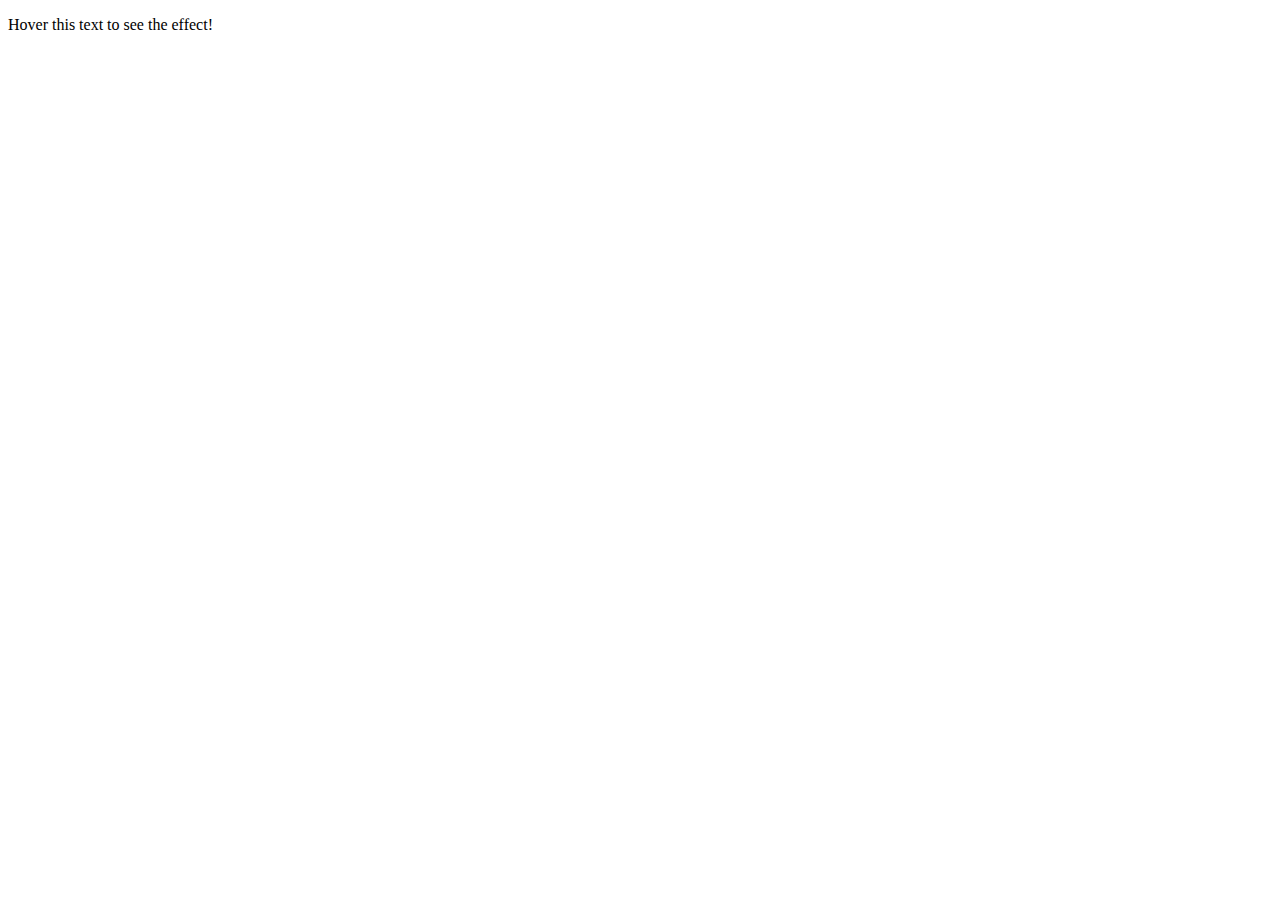
<file: demo.html>
<!DOCTYPE html>
<html lang="en">
<head>
    <meta charset="UTF-8">
    <meta http-equiv="X-UA-Compatible" content="IE=edge">
    <meta name="viewport" content="width=device-width, initial-scale=1.0">
    <title>Document</title>
    <style>
        .company ul li a {
  display: inline-block;
  position: relative;
  color: #0087ca;
}

.company ul li a::after {
  content: '';
  position: absolute;
  width: 100%;
  transform: scaleX(0);
  height: 2px;
  bottom: 0;
  left: 0;
  background-color: #0087ca;
  transform-origin: bottom right;
  transition: transform 0.25s ease-out;
}

.company ul li a:hover::after {
  transform: scaleX(1);
  transform-origin: bottom left;
}
    </style>
</head>
<body>
    <p class="hover-underline-animation">Hover this text to see the effect!</p>
</body>
</html>
</file>
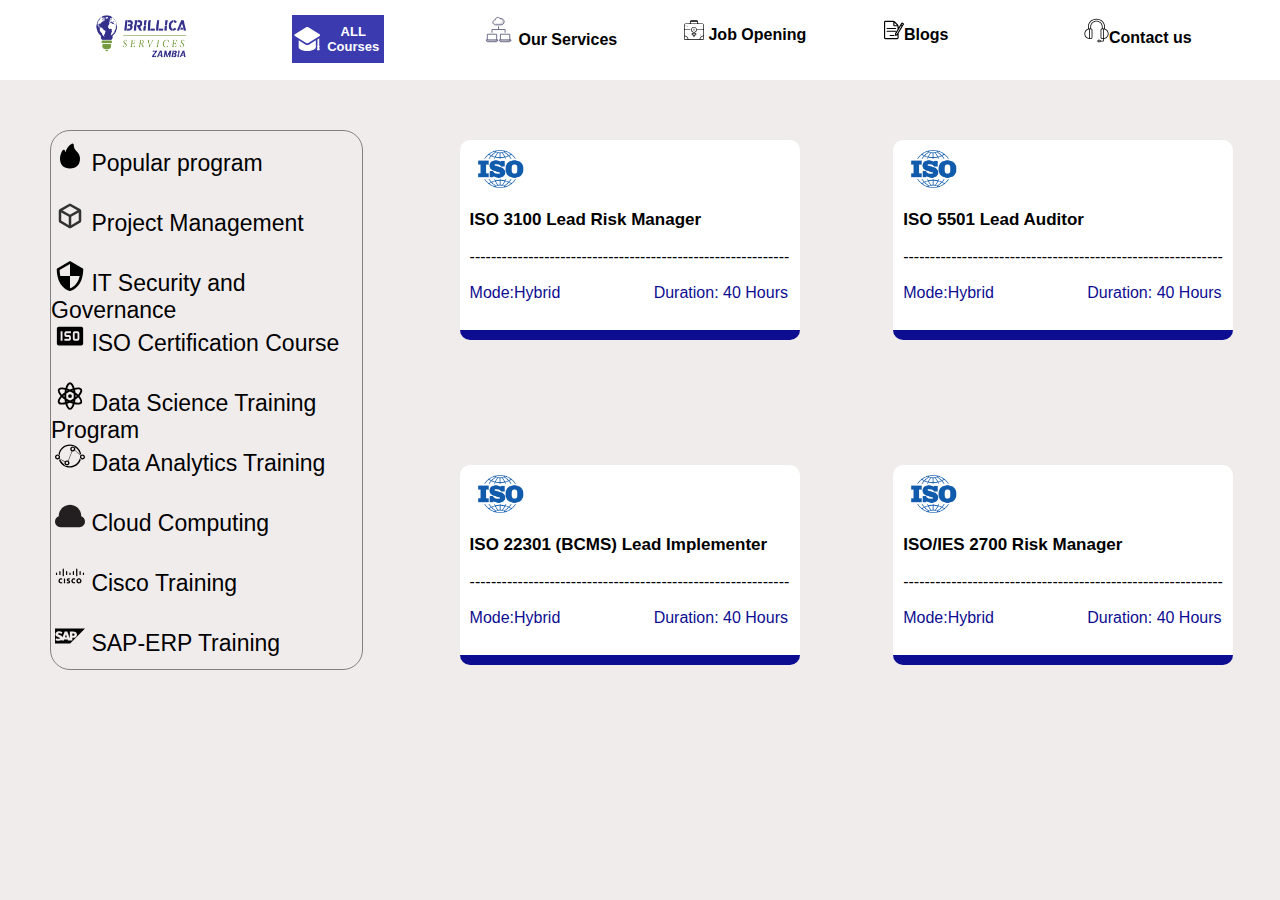
<file: Iso_certification.html>
<!DOCTYPE html>
<html lang="en">
<head>
    <meta charset="UTF-8">
    <meta http-equiv="X-UA-Compatible" content="IE=edge">
    <meta name="viewport" content="width=device-width, initial-scale=1.0">
    <title>ISO</title>
    <link rel="stylesheet" href="Iso_certification.css">
</head>
<body>
    <!DOCTYPE html>
<html lang="en">

<head>
    <meta charset="UTF-8">
    <meta http-equiv="X-UA-Compatible" content="IE=edge">
    <meta name="viewport" content="width=device-width, initial-scale=1.0">
    <title>Document</title>
    <link rel="stylesheet" href="allcourses.css">
</head>

<body id="sharat">
    <header>
        <div class="logodiv"><img src="image/brillica_zambia.png" alt="" width="100px" height="50px"></div>
        <!-- header div2 -->
        <div class="navbardiv"> <button> <svg fill="#fff" width="40px" height="30px" viewBox="0 0 14 14" role="img"
                    focusable="false" aria-hidden="true" xmlns="http://www.w3.org/2000/svg">
                    <path
                        d="m 12.499079,12.25525 c 0.0968,0 0.188377,-0.0436 0.249339,-0.11884 0.06096,-0.0752 0.08473,-0.17385 0.06473,-0.26853 l -0.202146,-0.95662 c 0.115125,-0.11137 0.187491,-0.26686 0.187491,-0.43975 0,-0.182 -0.08106,-0.34343 -0.206876,-0.45558 l 0,-3.32202 -0.810333,0.50146 0,2.82056 c -0.125815,0.11215 -0.2069,0.27358 -0.2069,0.45558 0,0.17291 0.07239,0.32841 0.187515,0.43975 l -0.20217,0.95662 c -0.02,0.0947 0.0038,0.19335 0.06473,0.26853 0.06096,0.0752 0.152539,0.11884 0.249339,0.11884 l 0.625281,0 z M 12.773741,4.75539 7.5021019,1.49209 C 7.3477151,1.39699 7.1736728,1.34925 6.9996305,1.34925 c -0.1740423,0 -0.3482077,0.0477 -0.5016586,0.14284 l -5.271713,3.2633 C 1.0854931,4.84249 0.99999905,4.99633 0.99999905,5.1619 c 0,0.1656 0.085494,0.31949 0.22625985,0.40673 l 5.2716883,3.26333 c 0.153451,0.0952 0.3276163,0.14284 0.5016586,0.14284 0.1740423,0 0.3481092,-0.0477 0.5024714,-0.14284 L 12.773741,5.56863 c 0.140766,-0.0872 0.22626,-0.24113 0.22626,-0.40673 0,-0.16557 -0.08549,-0.31946 -0.22626,-0.40651 z M 6.9996059,9.78508 c -0.3283798,0 -0.6488777,-0.0912 -0.928242,-0.26411 l -3.0750017,-1.90368 0,3.27796 c 0,0.97016 1.7931578,1.7555 4.0032436,1.7555 2.2108742,0 4.0038842,-0.78536 4.0038842,-1.7555 l 0,-3.27796 -3.0748786,1.90368 C 7.6492472,9.69388 7.3279857,9.78508 6.9996059,9.78508 Z" />
                </svg><span>ALL Courses </span></button>
            <!-- header Navbar -->
            <ul>
                <li> <a href="#"> <svg width="30px" height="30px" viewBox="0 0 64 64" version="1.1"
                            xmlns="http://www.w3.org/2000/svg" xmlns:xlink="http://www.w3.org/1999/xlink">

                            <title>cld-cloud-computer-network</title>
                            <desc>Created with Sketch.</desc>
                            <defs>

                            </defs>
                            <g id="General" stroke="none" stroke-width="1" fill="none" fill-rule="evenodd">
                                <g id="SLICES-64px" transform="translate(-720.000000, -200.000000)">

                                </g>
                                <g id="ICONS" transform="translate(-715.000000, -195.000000)">
                                    <g id="cld-cloud-computer-network" transform="translate(720.000000, 200.000000)">
                                        <path
                                            d="M24,49 C24,50.657 22.657,52 21,52 L3,52 C1.343,52 0,50.657 0,49 L0,48 L24,48 L24,49 Z"
                                            id="Fill-519" fill="#CDCCD6">

                                        </path>
                                        <path
                                            d="M19,48 L19,49 C19,50.656 17.657,52 16,52 L21,52 C22.657,52 24,50.656 24,49 L24,48 L19,48 Z"
                                            id="Fill-520" fill-opacity="0.25" fill="#6C6984">

                                        </path>
                                        <polygon id="Fill-521" fill="#FFFFFF" points="2 48 22 48 22 36 2 36">

                                        </polygon>
                                        <path
                                            d="M52,49 C52,50.657 50.657,52 49,52 L31,52 C29.343,52 28,50.657 28,49 L28,48 L52,48 L52,49 Z"
                                            id="Fill-522" fill="#CDCCD6">

                                        </path>
                                        <path
                                            d="M47,48 L47,49 C47,50.656 45.657,52 44,52 L49,52 C50.657,52 52,50.656 52,49 L52,48 L47,48 Z"
                                            id="Fill-523" fill-opacity="0.25" fill="#6C6984">

                                        </path>
                                        <polygon id="Fill-524" fill="#FFFFFF" points="30 48 50 48 50 36 30 36">

                                        </polygon>
                                        <path
                                            d="M29.4346,2.9414 C28.5576,1.1974 26.7516,0.0004 24.6666,0.0004 C21.7206,0.0004 19.3326,2.3874 19.3326,5.3334 C16.3876,5.3334 13.9996,7.7204 13.9996,10.6674 C13.9996,13.6124 16.3876,16.0004 19.3326,16.0004 L31.3326,16.0004 C35.0156,16.0004 37.9996,13.0154 37.9996,9.3334 C37.9996,5.6514 35.0156,2.6674 31.3326,2.6674 C30.6736,2.6674 30.0366,2.7624 29.4336,2.9414 L29.4346,2.9414 Z"
                                            id="Fill-525" fill="#FFFFFF">

                                        </path>
                                        <path
                                            d="M31.333,2.666 C30.932,2.666 30.542,2.713 30.159,2.781 C31.847,3.686 33,5.494 33,7.583 C33,10.575 30.637,13 27.723,13 L18.223,13 C16.207,13 14.526,11.548 14.106,9.609 C14.038,9.951 14,10.305 14,10.666 C14,13.612 16.388,16 19.333,16 L31.333,16 C35.016,16 38,13.016 38,9.333 C38,5.651 35.016,2.666 31.333,2.666"
                                            id="Fill-526" fill-opacity="0.25" fill="#6C6984">

                                        </path>
                                        <path
                                            d="M24,49 C24,50.657 22.657,52 21,52 L3,52 C1.343,52 0,50.657 0,49 L0,48 L24,48 L24,49 Z"
                                            id="Stroke-527" stroke="#676883" stroke-width="2" stroke-linecap="round"
                                            stroke-linejoin="round">

                                        </path>
                                        <polyline id="Stroke-528" stroke="#676883" stroke-width="2"
                                            stroke-linecap="round" stroke-linejoin="round"
                                            points="2 48 2 36 22 36 22 48">

                                        </polyline>
                                        <path
                                            d="M52,49 C52,50.657 50.657,52 49,52 L31,52 C29.343,52 28,50.657 28,49 L28,48 L52,48 L52,49 Z"
                                            id="Stroke-529" stroke="#676883" stroke-width="2" stroke-linecap="round"
                                            stroke-linejoin="round">

                                        </path>
                                        <polyline id="Stroke-530" stroke="#676883" stroke-width="2"
                                            stroke-linecap="round" stroke-linejoin="round"
                                            points="30 48 30 36 50 36 50 48">

                                        </polyline>
                                        <polyline id="Stroke-531" stroke="#676883" stroke-width="2"
                                            stroke-linecap="round" stroke-linejoin="round"
                                            points="12 32 12 26 40 26 40 32">

                                        </polyline>
                                        <path d="M26,20 L26,26" id="Stroke-532" stroke="#676883" stroke-width="2"
                                            stroke-linecap="round" stroke-linejoin="round">

                                        </path>
                                        <path
                                            d="M29.4346,2.9414 C28.5576,1.1974 26.7516,0.0004 24.6666,0.0004 C21.7206,0.0004 19.3326,2.3874 19.3326,5.3334 C16.3876,5.3334 13.9996,7.7204 13.9996,10.6674 C13.9996,13.6124 16.3876,16.0004 19.3326,16.0004 L31.3326,16.0004 C35.0156,16.0004 37.9996,13.0154 37.9996,9.3334 C37.9996,5.6514 35.0156,2.6674 31.3326,2.6674 C30.6736,2.6674 30.0366,2.7624 29.4336,2.9414 L29.4346,2.9414 Z"
                                            id="Stroke-533" stroke="#676883" stroke-width="2" stroke-linecap="round"
                                            stroke-linejoin="round">

                                        </path>
                                    </g>
                                </g>
                            </g>
                        </svg> Our Services </a></li>
            </ul>
            <ul>
                <li> <a href="#"> <svg fill="#000000" height="20px" width="20px" version="1.1" id="Layer_1"
                            xmlns="http://www.w3.org/2000/svg" xmlns:xlink="http://www.w3.org/1999/xlink"
                            viewBox="0 0 512 512" xml:space="preserve">
                            <g>
                                <g>
                                    <path d="M471.149,87.149h-99.448c-2.466-6.952-7.983-12.469-14.935-14.935V40.851C356.766,18.325,338.441,0,315.915,0h-119.83
               c-22.526,0-40.851,18.325-40.851,40.851v31.363c-6.952,2.465-12.469,7.983-14.935,14.935H40.851C18.325,87.149,0,105.474,0,128
               v343.149C0,493.675,18.325,512,40.851,512h430.298C493.675,512,512,493.675,512,471.149V128
               C512,105.474,493.675,87.149,471.149,87.149z M196.085,16.34h119.83c10.651,0,19.733,6.831,23.105,16.34H172.98
               C176.352,23.172,185.434,16.34,196.085,16.34z M171.574,49.021h168.851v38.128H171.574V49.021z M40.851,495.66
               c-13.515,0-24.511-10.995-24.511-24.511v-56.804c43.046,3.9,77.414,38.268,81.314,81.314H40.851z M495.66,471.149
               c0,13.516-10.996,24.511-24.511,24.511h-56.804c3.9-43.046,38.268-77.414,81.314-81.314V471.149z M495.66,217.872
               c0,13.516-10.996,24.511-24.511,24.511H329.067c-4.079-36.714-35.284-65.362-73.067-65.362c-40.546,0-73.532,32.986-73.532,73.532
               c0,31.416,19.858,59.077,49.021,69.349v20.524h-24.511c-4.513,0-8.17,3.658-8.17,8.17v32.681c0,4.512,3.657,8.17,8.17,8.17h24.511
               v24.511c0,4.512,3.657,8.17,8.17,8.17h32.681c4.513,0,8.17-3.658,8.17-8.17v-24.511h24.511c4.513,0,8.17-3.658,8.17-8.17v-32.681
               c0-4.512-3.657-8.17-8.17-8.17h-24.511v-20.524c26.604-9.371,45.457-33.215,48.562-61.179h142.077
               c9.19,0,17.678-3.051,24.511-8.192v147.397c-52.066,3.979-93.752,45.665-97.731,97.731H114.071
               c-3.979-52.066-45.665-93.752-97.731-97.731V250.531c6.832,5.141,15.321,8.192,24.511,8.192h117.106c4.513,0,8.17-3.658,8.17-8.17
               c0-4.512-3.657-8.17-8.17-8.17H40.851c-13.515,0-24.511-10.995-24.511-24.511V128c0-13.516,10.996-24.511,24.511-24.511h430.298
               c13.515,0,24.511,10.995,24.511,24.511V217.872z M272.34,356.766h24.511v16.34H272.34c-4.513,0-8.17,3.658-8.17,8.17v24.511
               h-16.34v-24.511c0-4.512-3.657-8.17-8.17-8.17h-24.511v-16.34h24.511c4.513,0,8.17-3.658,8.17-8.17v-34.741
               c0-3.728-2.523-6.983-6.134-7.912c-25.251-6.499-42.887-29.277-42.887-55.39c0-31.536,25.657-57.192,57.191-57.192
               s57.191,25.656,57.191,57.192c0,26.113-17.636,48.891-42.887,55.39c-3.61,0.929-6.134,4.184-6.134,7.912v34.741
               C264.17,353.108,267.827,356.766,272.34,356.766z" />
                                </g>
                            </g>
                            <g>
                                <g>
                                    <circle cx="49.021" cy="136.17" r="8.17" />
                                </g>
                            </g>
                            <g>
                                <g>
                                    <circle cx="81.702" cy="168.851" r="8.17" />
                                </g>
                            </g>
                            <g>
                                <g>
                                    <circle cx="430.298" cy="381.277" r="8.17" />
                                </g>
                            </g>
                            <g>
                                <g>
                                    <path d="M256,226.043c-4.513,0-8.17,3.658-8.17,8.17v32.681c0,4.512,3.657,8.17,8.17,8.17c4.513,0,8.17-3.658,8.17-8.17v-32.681
               C264.17,229.701,260.513,226.043,256,226.043z" />
                                </g>
                            </g>
                        </svg> Job Opening </a></li>
            </ul>
            <ul>
                <li> <a href="#"> <svg height="20px" width="20px" version="1.1" id="Capa_1"
                            xmlns="http://www.w3.org/2000/svg" xmlns:xlink="http://www.w3.org/1999/xlink"
                            viewBox="0 0 257.925 257.925" xml:space="preserve">
                            <g>
                                <path style="fill:#000002;" d="M129.299,192.669h-50c-4.143,0-7.5,3.357-7.5,7.5c0,4.143,3.357,7.5,7.5,7.5h50
           c4.143,0,7.5-3.357,7.5-7.5C136.799,196.027,133.441,192.669,129.299,192.669z" />
                                <path style="fill:#000002;" d="M39.98,117.107h109.33c4.143,0,7.5-3.357,7.5-7.5c0-4.143-3.357-7.5-7.5-7.5H39.98
           c-4.143,0-7.5,3.357-7.5,7.5C32.48,113.749,35.838,117.107,39.98,117.107z" />
                                <path style="fill:#000002;" d="M156.811,144.881c0-4.143-3.357-7.5-7.5-7.5H39.98c-4.143,0-7.5,3.357-7.5,7.5
           c0,4.143,3.357,7.5,7.5,7.5h109.33C153.453,152.381,156.811,149.024,156.811,144.881z" />
                                <path style="fill:#000002;" d="M257.489,48.549c-0.88-3.247-2.987-5.937-5.935-7.575l-12.229-6.797
           c-1.858-1.033-3.97-1.579-6.105-1.579c-4.469,0-8.648,2.371-10.909,6.189l-33.656,56.867v-15.73c0-7.48-4.003-17.097-9.312-22.368
           l-38.053-37.777c-5.297-5.259-14.918-9.224-22.381-9.224H17.5c-9.649,0-17.5,7.851-17.5,17.5v201.816c0,9.649,7.851,17.5,17.5,17.5
           h153.655c9.649,0,17.5-7.851,17.5-17.5V172.19L256.19,58.081C257.907,55.18,258.368,51.794,257.489,48.549z M234.049,48.406
           l7.854,4.365l-7.281,12.304l-7.854-4.365L234.049,48.406z M166.373,180.389c-0.752,1.269-2.897,3.391-4.172,4.126l-5.038,2.906
           l-0.191-5.813c-0.044-1.314,0.67-4.102,1.34-5.232l60.813-102.753l7.854,4.365L166.373,180.389z M167.398,66.832h-30.426
           c-1.355,0-2.5-1.145-2.5-2.5V34.145L167.398,66.832z M171.155,232.371H17.5c-1.355,0-2.5-1.145-2.5-2.5V28.054
           c0-1.355,1.145-2.5,2.5-2.5h101.41c0.181,0,0.371,0.011,0.563,0.023v38.756c0,9.649,7.851,17.5,17.5,17.5h36.683v38.999
           c0,0.052,0.007,0.103,0.008,0.154l-28.26,47.749c-2.121,3.583-3.562,9.206-3.424,13.368l0.438,13.313
           c0.192,5.895,4.513,10.34,10.05,10.34c1.92,0,3.888-0.551,5.688-1.59l11.541-6.657c1.289-0.744,2.649-1.758,3.958-2.912v35.274
           C173.655,231.226,172.511,232.371,171.155,232.371z" />
                            </g>
                        </svg>Blogs </a></li>
            </ul>
            <ul>
                <li> <a href="#"> <svg fill="#000000" width="25px" height="25px" viewBox="0 0 64 64" version="1.1"
                            xml:space="preserve" xmlns="http://www.w3.org/2000/svg"
                            xmlns:xlink="http://www.w3.org/1999/xlink">

                            <g id="_x32_5_attachment" />

                            <g id="_x32_4_office" />

                            <g id="_x32_3_pin" />

                            <g id="_x32_2_business_card" />

                            <g id="_x32_1_form" />

                            <g id="_x32_0_headset">

                                <g>

                                    <path
                                        d="M63,40.2202c0-5.9472-3.9073-10.9949-9.2881-12.7225v-6.0148c0-10.5703-10.1641-19.8423-21.752-19.8423    s-21.752,9.272-21.752,19.8423v6.0442C4.8693,29.2792,1,34.303,1,40.2202C1,47.5884,6.9941,53.583,14.3623,53.583h3.6738    c1.9336,0,3.5059-1.5728,3.5059-3.5059v-19.71c0-1.8768-1.4827-3.4017-3.3359-3.4926v-5.1373    c0-6.0151,5.8818-12.7432,13.7539-12.7432c7.8701,0,13.75,6.728,13.75,12.7432v5.1458c-1.8132,0.1329-3.252,1.636-3.252,3.4841    v19.71c0,1.9331,1.5723,3.5059,3.5059,3.5059h2.6728l-0.0048,4.5596h-5.6547c-0.3737-1.429-1.6642-2.4917-3.2086-2.4917h-2.0977    c-1.835,0-3.3281,1.4932-3.3281,3.3281s1.4932,3.3281,3.3281,3.3281h2.0977c1.4242,0,2.6327-0.9039,3.1068-2.1646h6.7556    c0.5518,0,0.999-0.4473,1-0.999l0.0059-5.6111C57.5385,53.0181,63,47.2512,63,40.2202z M39.7686,60.3071h-2.0977    c-0.7324,0-1.3281-0.5957-1.3281-1.3281s0.5957-1.3281,1.3281-1.3281h2.0977c0.7324,0,1.3281,0.5957,1.3281,1.3281    S40.501,60.3071,39.7686,60.3071z M13.3623,51.5396C7.5635,51.0313,3,46.1489,3,40.2202s4.5635-10.811,10.3623-11.3193V51.5396z     M19.542,30.3672v19.71c0,0.8306-0.6758,1.5059-1.5059,1.5059h-2.6738V28.8574h2.6738    C18.8662,28.8574,19.542,29.5347,19.542,30.3672z M31.96,6.9941c-8.2451,0-15.7539,7.0273-15.7539,14.7432v5.1201h-1.8438    c-0.735,0-1.4512,0.0753-2.1543,0.19v-5.5645c0-9.5049,9.2295-17.8423,19.752-17.8423s19.752,8.3374,19.752,17.8423v5.5522    c-0.6778-0.1064-1.3671-0.1777-2.0742-0.1777H47.71v-5.1201C47.71,14.0215,40.2031,6.9941,31.96,6.9941z M44.458,50.0771v-19.71    c0-0.8325,0.6758-1.5098,1.5059-1.5098h2.6738V51.583h-2.6738C45.1338,51.583,44.458,50.9077,44.458,50.0771z M50.6377,51.5396    V28.9009C56.4365,29.4092,61,34.2915,61,40.2202S56.4365,51.0313,50.6377,51.5396z" />

                                </g>

                            </g>

                            <g id="_x31_9_video_call" />

                            <g id="_x31_8_letter_box" />

                            <g id="_x31_7_papperplane" />

                            <g id="_x31_6_laptop" />

                            <g id="_x31_5_connection" />

                            <g id="_x31_4_phonebook" />

                            <g id="_x31_3_classic_telephone" />

                            <g id="_x31_2_sending_mail" />

                            <g id="_x31_1_man_talking" />

                            <g id="_x31_0_date" />

                            <g id="_x30_9_review" />

                            <g id="_x30_8_email" />

                            <g id="_x30_7_information" />

                            <g id="_x30_6_phone_talking" />

                            <g id="_x30_5_women_talking" />

                            <g id="_x30_4_calling" />

                            <g id="_x30_3_women" />

                            <g id="_x30_2_writing" />

                            <g id="_x30_1_chatting" />

                        </svg>Contact us </a></li>
            </ul>
            <!-- Header 3 -->
            <div class="contactdiv">
                <spna class="span1">
                    <svg width="20px" height="20px" viewBox="0 0 15 15" version="1.1" xmlns="http://www.w3.org/2000/svg"
                        xmlns:xlink="http://www.w3.org/1999/xlink">

                        <title>call [#192]</title>
                        <desc>Created with Sketch.</desc>
                        <defs>

                        </defs>
                        <g id="Page-1" stroke="none" stroke-width="1" fill="none" fill-rule="evenodd">
                            <g id="Dribbble-Light-Preview" transform="translate(-103.000000, -7321.000000)"
                                fill="#000000">
                                <g id="icons" transform="translate(56.000000, 160.000000)">
                                    <path
                                        d="M61.7302966,7173.99596 C61.2672966,7175.40296 59.4532966,7176.10496 58.1572966,7175.98796 C56.3872966,7175.82796 54.4612966,7174.88896 52.9992966,7173.85496 C50.8502966,7172.33496 48.8372966,7169.98396 47.6642966,7167.48896 C46.8352966,7165.72596 46.6492966,7163.55796 47.8822966,7161.95096 C48.3382966,7161.35696 48.8312966,7161.03996 49.5722966,7161.00296 C50.6002966,7160.95296 50.7442966,7161.54096 51.0972966,7162.45696 C51.3602966,7163.14196 51.7112966,7163.84096 51.9072966,7164.55096 C52.2742966,7165.87596 50.9912966,7165.93096 50.8292966,7167.01396 C50.7282966,7167.69696 51.5562966,7168.61296 51.9302966,7169.09996 C52.6632966,7170.05396 53.5442966,7170.87696 54.5382966,7171.50296 C55.1072966,7171.86196 56.0262966,7172.50896 56.6782966,7172.15196 C57.6822966,7171.60196 57.5872966,7169.90896 58.9912966,7170.48196 C59.7182966,7170.77796 60.4222966,7171.20496 61.1162966,7171.57896 C62.1892966,7172.15596 62.1392966,7172.75396 61.7302966,7173.99596 C61.4242966,7174.92396 62.0362966,7173.06796 61.7302966,7173.99596"
                                        id="call-[#192]">

                                    </path>
                                </g>
                            </g>
                        </g>
                    </svg> 7300935101 <br><svg version="1.1" id="Icons" xmlns="http://www.w3.org/2000/svg"
                        xmlns:xlink="http://www.w3.org/1999/xlink" viewBox="0 0 32 32" xml:space="preserve" width="20px"
                        height="20px" fill="#000000">

                        <g id="SVGRepo_bgCarrier" stroke-width="0" />

                        <g id="SVGRepo_tracerCarrier" stroke-linecap="round" stroke-linejoin="round" />

                        <g id="SVGRepo_iconCarrier">
                            <style type="text/css">
                                .st0 {
                                    fill: #FFFFFF;
                                }

                                .st1 {
                                    fill: #3A559F;
                                }

                                .st2 {
                                    fill: #F4F4F4;
                                }

                                .st3 {
                                    fill: #FF0084;
                                }

                                .st4 {
                                    fill: #0063DB;
                                }

                                .st5 {
                                    fill: #00ACED;
                                }

                                .st6 {
                                    fill: #FFEC06;
                                }

                                .st7 {
                                    fill: #FF0000;
                                }

                                .st8 {
                                    fill: #25D366;
                                }

                                .st9 {
                                    fill: #0088FF;
                                }

                                .st10 {
                                    fill: #314358;
                                }

                                .st11 {
                                    fill: #EE6996;
                                }

                                .st12 {
                                    fill: #01AEF3;
                                }

                                .st13 {
                                    fill: #FFFEFF;
                                }

                                .st14 {
                                    fill: #F06A35;
                                }

                                .st15 {
                                    fill: #00ADEF;
                                }

                                .st16 {
                                    fill: #1769FF;
                                }

                                .st17 {
                                    fill: #1AB7EA;
                                }

                                .st18 {
                                    fill: #6001D1;
                                }

                                .st19 {
                                    fill: #E41214;
                                }

                                .st20 {
                                    fill: #05CE78;
                                }

                                .st21 {
                                    fill: #7B519C;
                                }

                                .st22 {
                                    fill: #FF4500;
                                }

                                .st23 {
                                    fill: #00F076;
                                }

                                .st24 {
                                    fill: #FFC900;
                                }

                                .st25 {
                                    fill: #00D6FF;
                                }

                                .st26 {
                                    fill: #FF3A44;
                                }

                                .st27 {
                                    fill: #FF6A36;
                                }

                                .st28 {
                                    fill: #0061FE;
                                }

                                .st29 {
                                    fill: #F7981C;
                                }

                                .st30 {
                                    fill: #EE1B22;
                                }

                                .st31 {
                                    fill: #EF3561;
                                }

                                .st32 {
                                    fill: none;
                                    stroke: #FFFFFF;
                                    stroke-width: 2;
                                    stroke-miterlimit: 10;
                                }

                                .st33 {
                                    fill: #0097D3;
                                }

                                .st34 {
                                    fill: #01308A;
                                }

                                .st35 {
                                    fill: #019CDE;
                                }

                                .st36 {
                                    fill: #FFD049;
                                }

                                .st37 {
                                    fill: #16A05D;
                                }

                                .st38 {
                                    fill: #4486F4;
                                }

                                .st39 {
                                    fill: none;
                                }

                                .st40 {
                                    fill: #34A853;
                                }

                                .st41 {
                                    fill: #4285F4;
                                }

                                .st42 {
                                    fill: #FBBC05;
                                }

                                .st43 {
                                    fill: #EA4335;
                                }
                            </style>
                            <path class="st8"
                                d="M17,0C8.7,0,2,6.7,2,15c0,3.4,1.1,6.6,3.2,9.2l-2.1,6.4c-0.1,0.4,0,0.8,0.3,1.1C3.5,31.9,3.8,32,4,32 c0.1,0,0.3,0,0.4-0.1l6.9-3.1C13.1,29.6,15,30,17,30c8.3,0,15-6.7,15-15S25.3,0,17,0z" />
                            <path class="st0"
                                d="M25.7,20.5c-0.4,1.2-1.9,2.2-3.2,2.4C22.2,23,21.9,23,21.5,23c-0.8,0-2-0.2-4.1-1.1c-2.4-1-4.8-3.1-6.7-5.8 L10.7,16C10.1,15.1,9,13.4,9,11.6c0-2.2,1.1-3.3,1.5-3.8c0.5-0.5,1.2-0.8,2-0.8c0.2,0,0.3,0,0.5,0c0.7,0,1.2,0.2,1.7,1.2l0.4,0.8 c0.3,0.8,0.7,1.7,0.8,1.8c0.3,0.6,0.3,1.1,0,1.6c-0.1,0.3-0.3,0.5-0.5,0.7c-0.1,0.2-0.2,0.3-0.3,0.3c-0.1,0.1-0.1,0.1-0.2,0.2 c0.3,0.5,0.9,1.4,1.7,2.1c1.2,1.1,2.1,1.4,2.6,1.6l0,0c0.2-0.2,0.4-0.6,0.7-0.9l0.1-0.2c0.5-0.7,1.3-0.9,2.1-0.6 c0.4,0.2,2.6,1.2,2.6,1.2l0.2,0.1c0.3,0.2,0.7,0.3,0.9,0.7C26.2,18.5,25.9,19.8,25.7,20.5z" />
                        </g>

                    </svg> 7300935101
                </spna> <Button> Enquiry</Button>
            </div>
    </header>
    <div class="test">
        <div class="hoverdiv">
            <ul>
                <li class="pp"> <svg width="30px" height="30px" viewBox="0 0 24 24" id="Flat_Color" data-name="Flat Color" xmlns="http://www.w3.org/2000/svg"><path id="primary" d="M17.4,8.38A7.1,7.1,0,0,1,15,3a1,1,0,0,0-1.55-.83,10.89,10.89,0,0,0-5,6.73A4.37,4.37,0,0,1,8,7.77,1,1,0,0,0,7.27,7a1,1,0,0,0-1,.25C5,8.58,4,12,4,14c0,5.08,2.92,8,8,8s8-3,8-8C20,11.22,18.62,9.71,17.4,8.38Z" style="fill:#000000"></path></svg> <span class="spanbox"> <a href="allcourses.html">Popular program</a> </span> </li>
                <li > <svg width="30px" height="30px" viewBox="0 0 24 24" fill="none" xmlns="http://www.w3.org/2000/svg">
                    <path d="M4 15.8294V15.75V8C4 7.69114 4.16659 7.40629 4.43579 7.25487L4.45131 7.24614L11.6182 3.21475L11.6727 3.18411C11.8759 3.06979 12.1241 3.06979 12.3273 3.18411L19.6105 7.28092C19.8511 7.41625 20 7.67083 20 7.94687V8V15.75V15.8294C20 16.1119 19.8506 16.3733 19.6073 16.5167L12.379 20.7766C12.1451 20.9144 11.8549 20.9144 11.621 20.7766L4.39267 16.5167C4.14935 16.3733 4 16.1119 4 15.8294Z" stroke="#323232" stroke-width="2"/>
                    <path d="M12 21V12" stroke="#323232" stroke-width="2"/>
                    <path d="M12 12L4 7.5" stroke="#323232" stroke-width="2"/>
                    <path d="M20 7.5L12 12" stroke="#323232" stroke-width="2"/>
                    </svg> <span class="spanbox"> <a href="Project _Management.html">Project Management</a> </span></li>
                <li> <svg height="30px" width="30px" version="1.1" id="_x32_" xmlns="http://www.w3.org/2000/svg" xmlns:xlink="http://www.w3.org/1999/xlink" 
                    viewBox="0 0 512 512"  xml:space="preserve">
               <style type="text/css">
                   .st0{fill:#000000;}
               </style>
               <g>
                   <path class="st0" d="M256.001,0L29.89,130.537c0,47.476,4.506,88.936,12.057,125.463C88.61,481.721,256.001,512,256.001,512
                       s167.389-30.279,214.053-256c7.551-36.527,12.057-77.986,12.057-125.463L256.001,0z M256.118,466.723
                       c-0.035-0.012-0.082-0.028-0.117-0.039v-47.672V256H140.77H91.122c-6.67-29.738-11.109-63.506-12.394-101.93L255.999,51.728h0.002
                       v51.73V256h115.27h49.625C385.636,413.404,287.327,456.774,256.118,466.723z"/>
               </g>
               </svg> <span class="spanbox"> <a href="IT_Security.html">IT Security and Governance </a> </span></li>
                <li> <svg fill="#000000" width="30px" height="30px" viewBox="0 0 32 32" id="icon" xmlns="http://www.w3.org/2000/svg"><defs><style>.cls-1{fill:none;}</style></defs><title>ISO--filled</title><rect x="21" y="13" width="3" height="6"/><path d="M28,6H4A2,2,0,0,0,2,8V24a2,2,0,0,0,2,2H28a2,2,0,0,0,2-2V8A2,2,0,0,0,28,6ZM8,21H6V11H8Zm9-8H12v2h3a2,2,0,0,1,2,2v2a2,2,0,0,1-2,2H10V19h5V17H12a2,2,0,0,1-2-2V13a2,2,0,0,1,2-2h5Zm9,6a2,2,0,0,1-2,2H21a2,2,0,0,1-2-2V13a2,2,0,0,1,2-2h3a2,2,0,0,1,2,2Z"/><rect id="_Transparent_Rectangle_" data-name="&lt;Transparent Rectangle&gt;" class="cls-1" width="32" height="32"/></svg> <span class="spanbox"> <a href="Iso_certification.html">ISO Certification Course</a> </span></li>
                <li> <svg width="30px" height="30px" viewBox="0 0 48 48" xmlns="http://www.w3.org/2000/svg">
                    <title>data-science</title>
                    <g id="Layer_2" data-name="Layer 2">
                      <g id="invisible_box" data-name="invisible box">
                        <rect width="48" height="48" fill="none"/>
                        <rect width="48" height="48" fill="none"/>
                        <rect width="48" height="48" fill="none"/>
                      </g>
                      <g id="icons_Q2" data-name="icons Q2">
                        <g>
                          <path d="M43.1,13c-1.1-1.8-3.5-2.7-6.6-2.7a19.6,19.6,0,0,0-5.2.7C29.6,5.5,27,2,24,2s-5.6,3.5-7.3,9a19.6,19.6,0,0,0-5.2-.7c-3.1,0-5.5.9-6.6,2.7s.2,6.8,4,11c-3.8,4.2-5.5,8.3-4,11s3.5,2.7,6.6,2.7a19.6,19.6,0,0,0,5.2-.7c1.7,5.5,4.3,9,7.3,9s5.6-3.5,7.3-9a19.6,19.6,0,0,0,5.2.7c3.1,0,5.5-.9,6.6-2.7s-.2-6.8-4-11C42.9,19.8,44.6,15.7,43.1,13ZM24,5c1.1,0,3,2.3,4.4,6.8A38.9,38.9,0,0,0,24,13.4a38.9,38.9,0,0,0-4.4-1.6C21,7.3,22.9,5,24,5Zm6,19c0,1.4-.1,2.7-.2,3.9l-2.6,1.7L24,31.2l-3.2-1.6-2.6-1.7c-.1-1.2-.2-2.5-.2-3.9s.1-2.7.2-3.9l2.6-1.7L24,16.8l3.2,1.6,2.6,1.7C29.9,21.3,30,22.6,30,24Zm3-1.7L34.9,24,33,25.7V22.3Zm-3.6,9.5-.3,1.5-1.5-.5,1.1-.6Zm-9,1-1.5.5-.3-1.5.7.4ZM15,25.7,13.1,24,15,22.3v3.4Zm3.6-9.5.3-1.5,1.5.5-1.1.6Zm10.1-.4-1.1-.6,1.5-.5.3,1.5ZM7.5,14.5c.5-.7,2-1.2,4-1.2a18.6,18.6,0,0,1,4.5.6c-.3,1.4-.5,2.9-.7,4.5A38.4,38.4,0,0,0,11,21.9C7.9,18.5,6.9,15.6,7.5,14.5Zm4,20.2c-2,0-3.5-.5-4-1.2s.4-4,3.5-7.4a38.4,38.4,0,0,0,4.3,3.5c.2,1.6.4,3.1.7,4.5A18.6,18.6,0,0,1,11.5,34.7ZM24,43c-1.1,0-3-2.3-4.4-6.8A38.9,38.9,0,0,0,24,34.6a38.9,38.9,0,0,0,4.4,1.6C27,40.7,25.1,43,24,43Zm16.5-9.5c-.5.7-2,1.2-4,1.2a18.6,18.6,0,0,1-4.5-.6c.3-1.4.5-2.9.7-4.5A38.4,38.4,0,0,0,37,26.1C40.1,29.5,41.1,32.4,40.5,33.5ZM37,21.9a38.4,38.4,0,0,0-4.3-3.5c-.2-1.6-.4-3.1-.7-4.5a18.6,18.6,0,0,1,4.5-.6c2,0,3.5.5,4,1.2S40.1,18.5,37,21.9Z"/>
                          <circle cx="24" cy="24" r="3"/>
                        </g>
                      </g>
                    </g>
                  </svg> <span> Data Science Training Program </span></li>
                <li> <svg fill="#000000" version="1.1" id="Capa_1" xmlns="http://www.w3.org/2000/svg" xmlns:xlink="http://www.w3.org/1999/xlink" 
                    width="30px" height="30px" viewBox="0 0 112.074 112.074"
                    xml:space="preserve">
               <g>
                   <g>
                       <path d="M102.643,50.547c-2.523,0-4.813,1.001-6.506,2.621L74.657,34.332c0.735-1.342,1.155-2.882,1.155-4.518
                           c0-5.201-4.231-9.432-9.432-9.432c-5.201,0-9.433,4.231-9.433,9.432c0,3.814,2.28,7.1,5.545,8.584L49.015,74.107
                           c-1.307-0.686-2.79-1.078-4.364-1.078c-3,0-5.671,1.413-7.4,3.602L17.436,64.946c0.9-1.445,1.428-3.144,1.428-4.966
                           c0-5.201-4.232-9.434-9.432-9.434C4.231,50.547,0,54.779,0,59.98c0,5.199,4.231,9.431,9.432,9.431
                           c2.785,0,5.284-1.222,7.012-3.146L36.343,78c-0.716,1.329-1.125,2.848-1.125,4.461c0,5.2,4.232,9.432,9.433,9.432
                           c5.2,0,9.432-4.23,9.432-9.432c0-3.025-1.437-5.715-3.658-7.441l13.617-36.079c0.749,0.192,1.53,0.305,2.339,0.305
                           c2.973,0,5.623-1.385,7.354-3.542l21.318,18.695c-1.152,1.565-1.844,3.492-1.844,5.58c0,5.199,4.232,9.431,9.434,9.431
                           s9.432-4.231,9.432-9.431S107.844,50.547,102.643,50.547z M9.432,64.49c-2.488,0-4.511-2.023-4.511-4.51
                           c0-2.489,2.023-4.512,4.511-4.512s4.511,2.022,4.511,4.512C13.944,62.467,11.92,64.49,9.432,64.49z M44.651,86.973
                           c-2.488,0-4.511-2.023-4.511-4.511s2.023-4.512,4.511-4.512c2.487,0,4.511,2.022,4.511,4.512
                           C49.161,84.949,47.138,86.973,44.651,86.973z M66.381,34.326c-2.488,0-4.512-2.023-4.512-4.511c0-2.487,2.023-4.511,4.512-4.511
                           c2.486,0,4.51,2.023,4.51,4.511C70.891,32.303,68.868,34.326,66.381,34.326z M102.643,64.49c-2.487,0-4.512-2.023-4.512-4.51
                           c0-2.489,2.023-4.512,4.512-4.512s4.511,2.022,4.511,4.512C107.153,62.467,105.131,64.49,102.643,64.49z"/>
                       <path d="M17.821,52.707c1.693-19.326,17.955-34.539,37.714-34.539c2.359,0,4.667,0.228,6.909,0.643
                           c1.084-0.342,2.237-0.529,3.434-0.529c4.255,0,7.966,2.34,9.935,5.797c8.285,5.275,14.387,13.677,16.636,23.534l3.237,2.839
                           c0.687-0.472,1.418-0.863,2.182-1.173c-3.251-20.438-20.993-36.111-42.332-36.111c-21.34,0-39.083,15.675-42.332,36.114
                           C15.02,50.018,16.606,51.204,17.821,52.707z"/>
                       <path d="M92.204,65.512c-4.217,16.312-19.058,28.395-36.669,28.395c-2.606,0-5.151-0.266-7.61-0.77
                           c-1.185,0.416-2.452,0.654-3.776,0.654c-4.679,0-8.704-2.827-10.472-6.859c-5.512-3.912-9.935-9.256-12.723-15.49l-4.723-2.786
                           c-0.426,0.354-0.88,0.668-1.349,0.956c5.693,17.004,21.759,29.295,40.653,29.295c18.893,0,34.957-12.288,40.65-29.288
                           C94.537,68.607,93.162,67.195,92.204,65.512z"/>
                   </g>
               </g>
               </svg> <span> Data Analytics Training </span></li>
                <li> <svg version="1.0" id="Layer_1" xmlns="http://www.w3.org/2000/svg" xmlns:xlink="http://www.w3.org/1999/xlink" 
                    width="30px" height="30px" viewBox="0 0 64 64" enable-background="new 0 0 64 64" xml:space="preserve">
               <path fill-rule="evenodd" clip-rule="evenodd" fill="#231F20" d="M55.938,32.707C55.945,32.465,56,32.234,56,31.992
                   c0-13.258-10.742-24-24-24s-24,10.742-24,24c0,0.242,0.055,0.473,0.062,0.715C3.379,34.344,0,38.754,0,43.992
                   c0,6.625,5.371,12,12,12V56h40v-0.008c6.625,0,12-5.371,12-12C64,38.75,60.617,34.344,55.938,32.707z"/>
               </svg><span> Cloud Computing </span></li>
                <li> <svg fill="#000000" width="30px" height="30px" viewBox="0 0 32 32" version="1.1" xmlns="http://www.w3.org/2000/svg">
                    <title>cisco</title>
                    <path d="M1.004 14.41c0.026 0.338 0.307 0.602 0.649 0.602s0.623-0.264 0.649-0.6l0-0.002v-1.443c-0.016-0.346-0.3-0.621-0.649-0.621s-0.633 0.275-0.649 0.62l-0 0.001v1.443zM4.598 14.41c0.030 0.335 0.31 0.595 0.65 0.595s0.62-0.26 0.65-0.593l0-0.003v-3.235c-0.016-0.346-0.3-0.621-0.649-0.621s-0.633 0.275-0.649 0.62l-0 0.001v3.235zM8.174 15.714c0.016 0.346 0.3 0.621 0.649 0.621s0.633-0.275 0.649-0.62l0-0.001v-6.999c-0.016-0.346-0.3-0.621-0.649-0.621s-0.633 0.275-0.649 0.62l-0 0.001v6.999zM11.781 14.41c0.016 0.346 0.3 0.621 0.649 0.621s0.633-0.275 0.649-0.62l0-0.001v-3.235c-0.016-0.346-0.3-0.621-0.649-0.621s-0.633 0.275-0.649 0.62l-0 0.001v3.235zM15.368 14.41c0.034 0.332 0.311 0.588 0.649 0.588s0.616-0.257 0.649-0.586l0-0.003v-1.443c-0.016-0.346-0.3-0.621-0.649-0.621s-0.633 0.275-0.649 0.62l-0 0.001v1.443zM18.99 14.41c0.022 0.342 0.304 0.611 0.65 0.611s0.628-0.269 0.65-0.609l0-0.002v-3.235c-0.016-0.346-0.3-0.621-0.649-0.621s-0.633 0.275-0.649 0.62l-0 0.001v3.235zM22.537 15.714c0.026 0.338 0.307 0.602 0.649 0.602s0.623-0.264 0.649-0.6l0-0.002v-6.999c-0.016-0.346-0.3-0.621-0.649-0.621s-0.633 0.275-0.649 0.62l-0 0.001v6.999zM26.143 14.41c0.027 0.338 0.308 0.603 0.65 0.603s0.624-0.264 0.65-0.601l0-0.002v-3.235c-0.022-0.342-0.304-0.611-0.65-0.611s-0.628 0.269-0.65 0.609l-0 0.002v3.235zM29.697 14.41c0.016 0.346 0.3 0.621 0.649 0.621s0.633-0.275 0.649-0.62l0-0.001v-1.443c-0.016-0.346-0.3-0.621-0.649-0.621s-0.633 0.275-0.649 0.62l-0 0.001v1.443zM22.776 21.201c0.024 1.495 1.242 2.698 2.74 2.698 0.21 0 0.414-0.024 0.61-0.068l-0.018 0.003c1.247-0.242 2.176-1.326 2.176-2.626 0-0.969-0.516-1.818-1.288-2.287l-0.012-0.007c-0.412-0.259-0.913-0.412-1.45-0.412-1.502 0-2.724 1.201-2.757 2.696l-0 0.003zM24.681 20.134c0.234-0.192 0.536-0.308 0.865-0.308 0.756 0 1.369 0.613 1.369 1.369 0 0.427-0.196 0.809-0.502 1.060l-0.002 0.002-0.021 0.017c-0.228 0.177-0.519 0.283-0.834 0.283-0.756 0-1.37-0.613-1.37-1.37 0-0.423 0.192-0.801 0.493-1.052l0.002-0.002zM9.483 23.803h1.312v-5.207h-1.312zM12.576 22.559l-0.005 1.196 0.087 0.015c0.232 0.046 0.517 0.084 0.805 0.105l0.024 0.001c0.14 0.014 0.303 0.022 0.468 0.022 0.093 0 0.186-0.003 0.279-0.008l-0.013 0.001c0.253-0.019 0.487-0.066 0.711-0.136l-0.022 0.006c0.275-0.079 0.514-0.211 0.716-0.383l-0.003 0.002c0.184-0.158 0.326-0.359 0.413-0.587l0.003-0.010c0.069-0.175 0.11-0.377 0.11-0.589 0-0.22-0.043-0.43-0.122-0.622l0.004 0.011c-0.084-0.206-0.211-0.379-0.371-0.516l-0.002-0.002c-0.153-0.137-0.336-0.246-0.536-0.315l-0.011-0.003-0.902-0.335c-0.108-0.047-0.194-0.129-0.245-0.232l-0.001-0.003c-0.017-0.037-0.027-0.081-0.027-0.127 0-0.054 0.014-0.104 0.038-0.148l-0.001 0.002c0.047-0.076 0.112-0.136 0.19-0.176l0.003-0.001c0.093-0.046 0.202-0.079 0.316-0.092l0.005-0c0.080-0.012 0.173-0.019 0.268-0.019 0.109 0 0.215 0.009 0.318 0.027l-0.011-0.002c0.253 0.028 0.479 0.070 0.699 0.127l-0.033-0.007 0.047 0.010v-1.104l-0.086-0.019c-0.185-0.047-0.415-0.090-0.65-0.118l-0.029-0.003c-0.138-0.019-0.298-0.030-0.461-0.030-0.152 0-0.302 0.010-0.449 0.028l0.018-0.002c-0.392 0.037-0.744 0.187-1.030 0.415l0.004-0.003c-0.196 0.155-0.347 0.36-0.436 0.595l-0.003 0.009c-0.062 0.167-0.098 0.36-0.098 0.562s0.036 0.395 0.102 0.573l-0.004-0.012c0.071 0.187 0.178 0.346 0.314 0.476l0.001 0c0.118 0.114 0.253 0.212 0.399 0.29l0.010 0.005c0.178 0.097 0.384 0.18 0.601 0.239l0.020 0.005c0.071 0.021 0.142 0.044 0.212 0.067l0.106 0.039 0.030 0.012c0.11 0.040 0.204 0.099 0.283 0.175l-0-0c0.055 0.051 0.098 0.114 0.125 0.185l0.001 0.003c0.008 0.031 0.013 0.066 0.013 0.103 0 0.035-0.004 0.069-0.013 0.101l0.001-0.003c-0.035 0.108-0.109 0.195-0.205 0.246l-0.002 0.001c-0.1 0.052-0.216 0.090-0.338 0.107l-0.006 0.001c-0.117 0.019-0.253 0.030-0.391 0.030-0.050 0-0.1-0.001-0.15-0.004l0.007 0c-0.265-0.021-0.503-0.054-0.737-0.099l0.041 0.007q-0.18-0.039-0.359-0.084zM7.672 23.712v-1.388l-0.027 0.012c-0.292 0.145-0.634 0.236-0.995 0.253l-0.006 0c-0.034 0.003-0.074 0.004-0.114 0.004-0.337 0-0.648-0.113-0.897-0.303l0.004 0.003c-0.202-0.157-0.355-0.369-0.436-0.613l-0.003-0.009c-0.048-0.14-0.075-0.301-0.075-0.469 0-0.13 0.016-0.255 0.047-0.375l-0.002 0.010c0.067-0.289 0.226-0.534 0.444-0.709l0.002-0.002c0.191-0.161 0.432-0.27 0.696-0.302l0.006-0.001c0.077-0.009 0.167-0.014 0.257-0.014 0.391 0 0.759 0.097 1.081 0.268l-0.013-0.006 0.030 0.016v-1.396l-0.064-0.017c-0.325-0.107-0.699-0.169-1.087-0.169-0.062 0-0.124 0.002-0.185 0.005l0.009-0c-0.411 0.011-0.797 0.104-1.147 0.265l0.018-0.008c-0.368 0.171-0.677 0.413-0.921 0.709l-0.004 0.004c-0.373 0.469-0.599 1.070-0.599 1.724 0 0.624 0.206 1.2 0.553 1.664l-0.005-0.007c0.363 0.463 0.869 0.799 1.452 0.941l0.018 0.004c0.244 0.062 0.525 0.098 0.814 0.098 0.373 0 0.732-0.060 1.069-0.17l-0.024 0.007 0.104-0.029zM21.412 23.712v-1.388l-0.027 0.012c-0.292 0.145-0.634 0.236-0.995 0.253l-0.006 0c-0.034 0.003-0.073 0.004-0.113 0.004-0.338 0-0.649-0.113-0.898-0.303l0.004 0.003c-0.202-0.157-0.355-0.369-0.437-0.613l-0.003-0.009c-0.047-0.139-0.074-0.3-0.074-0.467 0-0.13 0.016-0.257 0.047-0.377l-0.002 0.010c0.068-0.289 0.227-0.534 0.444-0.709l0.002-0.002c0.191-0.161 0.432-0.27 0.696-0.302l0.006-0.001c0.077-0.009 0.167-0.014 0.257-0.014 0.391 0 0.759 0.097 1.081 0.268l-0.013-0.006 0.030 0.016v-1.396l-0.064-0.017c-0.325-0.107-0.699-0.169-1.087-0.169-0.062 0-0.124 0.002-0.185 0.005l0.009-0c-0.411 0.011-0.797 0.104-1.147 0.265l0.018-0.008c-0.368 0.171-0.676 0.412-0.92 0.709l-0.004 0.005c-0.374 0.469-0.599 1.069-0.599 1.723 0 0.625 0.206 1.201 0.555 1.665l-0.005-0.007c0.363 0.463 0.869 0.798 1.45 0.941l0.018 0.004c0.244 0.062 0.525 0.098 0.814 0.098 0.373 0 0.732-0.060 1.069-0.17l-0.024 0.007 0.102-0.029z"></path>
                    </svg> <span> Cisco Training </span></li>
                <li> <svg fill="#000000" width="30px" height="30px" viewBox="0 0 32 32" xmlns="http://www.w3.org/2000/svg">
                    <path d="M0 8.083v15.835h16.172l15.828-15.835zM4.355 11.031h0.005c1.151 0 2.552 0.324 3.567 0.844l-1.093 1.907c-1.115-0.541-1.672-0.588-2.307-0.625-0.943-0.052-1.417 0.287-1.428 0.651-0.005 0.444 0.896 0.844 1.745 1.12 1.281 0.407 2.916 0.953 3.167 2.532l2.349-6.208h2.728l2.751 7.432-0.011-7.432h3.161c3.011 0 4.427 1.020 4.427 3.359 0 2.099-1.452 3.355-3.916 3.355h-1.016l-0.015 2.791-4.781-0.005-0.333-1.213c-0.495 0.167-1.052 0.256-1.641 0.256-0.609 0-1.183-0.095-1.687-0.265l-0.475 1.223-2.667 0.005 0.12-0.615c-0.041 0.037-0.079 0.068-0.12 0.1-0.708 0.572-1.609 0.839-2.713 0.859h-0.287c-1.203 0.016-2.391-0.296-3.437-0.896l0.973-1.932c1.052 0.625 1.715 0.76 2.605 0.745 0.463-0.011 0.796-0.095 1.015-0.319 0.131-0.135 0.204-0.307 0.209-0.495 0.009-0.5-0.709-0.733-1.579-1.005-0.708-0.219-1.516-0.52-2.141-0.984-0.744-0.541-1.104-1.229-1.083-2.197 0.005-0.688 0.276-1.344 0.755-1.833 0.693-0.719 1.808-1.152 3.152-1.152zM18.479 13.255v2.543h0.699c0.921 0 1.661-0.308 1.661-1.287 0-0.948-0.74-1.256-1.661-1.256zM11.697 14.281l-0.995 3.145c0.297 0.115 0.641 0.177 1.005 0.177 0.36 0 0.699-0.063 0.989-0.167l-0.979-3.161z"/>
                  </svg> <span> SAP-ERP Training </span> </li>
            </ul>
        </div>
        <div class="cert" id="negi">
             
            <!-- Certification box -->

        <Div class="sharat"> <Button> View Detail </Button></Div>
            <div class="cisabox"> <img src="image/ISO-Logo.png" alt="" width="60px"> 
                <br> <br>
            <p class="p1"> ISO 3100 Lead Risk Manager</p> <br> <P> ------------------------------------------------------------ </P>
            <br>
          <Span>Mode:Hybrid </Span> &nbsp; &nbsp;&nbsp;&nbsp; &nbsp;&nbsp;&nbsp;&nbsp;&nbsp;&nbsp;&nbsp;&nbsp;&nbsp;&nbsp;&nbsp;&nbsp;&nbsp;<span> Duration: 40 Hours </span>
        </div>  
          <!-- Certification box 2 -->
          <div class="cisabox"> <img src="image/ISO-Logo.png" alt="" width="60px"> 
            <br> <br>
        <p class="p1"> ISO 5501 Lead Auditor </p> <br> <P> ------------------------------------------------------------ </P>
        <br>
      <Span>Mode:Hybrid </Span> &nbsp; &nbsp;&nbsp;&nbsp; &nbsp;&nbsp;&nbsp;&nbsp;&nbsp;&nbsp;&nbsp;&nbsp;&nbsp;&nbsp;&nbsp;&nbsp;&nbsp;<span> Duration: 40 Hours </span>
    </div>    <!-- Certification box 3 -->
    <div class="cisabox"> <img src="image/ISO-Logo.png" alt="" width="60px"> 
        <br> <br>
    <p class="p1"> ISO 22301 (BCMS) Lead Implementer</p> <br> <P> ------------------------------------------------------------ </P>
    <br>
  <Span>Mode:Hybrid </Span> &nbsp; &nbsp;&nbsp;&nbsp; &nbsp;&nbsp;&nbsp;&nbsp;&nbsp;&nbsp;&nbsp;&nbsp;&nbsp;&nbsp;&nbsp;&nbsp;&nbsp;<span> Duration: 40 Hours </span>
</div>    <!-- Certification box 4 -->
<div class="cisabox"> <img src="image/ISO-Logo.png" alt="" width="60px"> 
    <br> <br>
<p class="p1"> ISO/IES 2700 Risk Manager</p> <br> <P> ------------------------------------------------------------ </P>
<br>
<Span>Mode:Hybrid </Span> &nbsp; &nbsp;&nbsp;&nbsp; &nbsp;&nbsp;&nbsp;&nbsp;&nbsp;&nbsp;&nbsp;&nbsp;&nbsp;&nbsp;&nbsp;&nbsp;&nbsp;<span> Duration: 40 Hours </span>
</div>    <!-- Certification box 5 -->




            
        </div>
    </div>
</body>

</html>
</body>
</html>
</file>
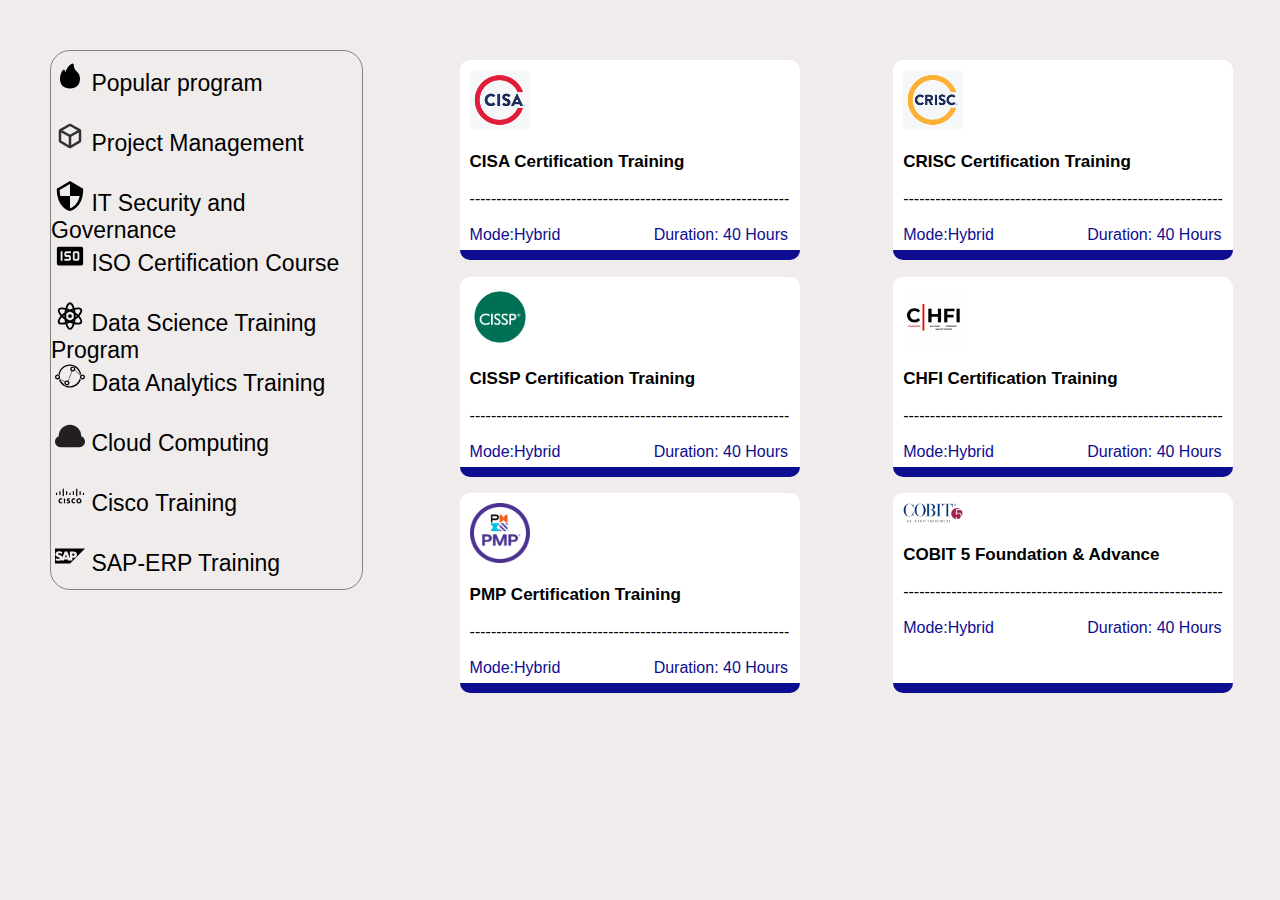
<file: IT_Security.html>
<!DOCTYPE html>
<html lang="en">
<head>
    <meta charset="UTF-8">
    <meta http-equiv="X-UA-Compatible" content="IE=edge">
    <meta name="viewport" content="width=device-width, initial-scale=1.0">
    <title>IT_Security</title>
    <link rel="stylesheet" href="IT_Security.css">
</head>
<body>
    <div class="test">
        <div class="hoverdiv">
            <ul>
                <li class="pp"> <svg width="30px" height="30px" viewBox="0 0 24 24" id="Flat_Color" data-name="Flat Color" xmlns="http://www.w3.org/2000/svg"><path id="primary" d="M17.4,8.38A7.1,7.1,0,0,1,15,3a1,1,0,0,0-1.55-.83,10.89,10.89,0,0,0-5,6.73A4.37,4.37,0,0,1,8,7.77,1,1,0,0,0,7.27,7a1,1,0,0,0-1,.25C5,8.58,4,12,4,14c0,5.08,2.92,8,8,8s8-3,8-8C20,11.22,18.62,9.71,17.4,8.38Z" style="fill:#000000"></path></svg> <span class="spanbox"> <a href="allcourses.html">Popular program</a> </span> </li>
                <li > <svg width="30px" height="30px" viewBox="0 0 24 24" fill="none" xmlns="http://www.w3.org/2000/svg">
                    <path d="M4 15.8294V15.75V8C4 7.69114 4.16659 7.40629 4.43579 7.25487L4.45131 7.24614L11.6182 3.21475L11.6727 3.18411C11.8759 3.06979 12.1241 3.06979 12.3273 3.18411L19.6105 7.28092C19.8511 7.41625 20 7.67083 20 7.94687V8V15.75V15.8294C20 16.1119 19.8506 16.3733 19.6073 16.5167L12.379 20.7766C12.1451 20.9144 11.8549 20.9144 11.621 20.7766L4.39267 16.5167C4.14935 16.3733 4 16.1119 4 15.8294Z" stroke="#323232" stroke-width="2"/>
                    <path d="M12 21V12" stroke="#323232" stroke-width="2"/>
                    <path d="M12 12L4 7.5" stroke="#323232" stroke-width="2"/>
                    <path d="M20 7.5L12 12" stroke="#323232" stroke-width="2"/>
                    </svg> <span class="spanbox"> <a href="Project _Management.html">Project Management</a> </span></li>
                <li> <svg height="30px" width="30px" version="1.1" id="_x32_" xmlns="http://www.w3.org/2000/svg" xmlns:xlink="http://www.w3.org/1999/xlink" 
                    viewBox="0 0 512 512"  xml:space="preserve">
               <style type="text/css">
                   .st0{fill:#000000;}
               </style>
               <g>
                   <path class="st0" d="M256.001,0L29.89,130.537c0,47.476,4.506,88.936,12.057,125.463C88.61,481.721,256.001,512,256.001,512
                       s167.389-30.279,214.053-256c7.551-36.527,12.057-77.986,12.057-125.463L256.001,0z M256.118,466.723
                       c-0.035-0.012-0.082-0.028-0.117-0.039v-47.672V256H140.77H91.122c-6.67-29.738-11.109-63.506-12.394-101.93L255.999,51.728h0.002
                       v51.73V256h115.27h49.625C385.636,413.404,287.327,456.774,256.118,466.723z"/>
               </g>
               </svg> <span class="spanbox"> <a href="IT_Security.html">IT Security and Governance </a> </span></li>
                <li> <svg fill="#000000" width="30px" height="30px" viewBox="0 0 32 32" id="icon" xmlns="http://www.w3.org/2000/svg"><defs><style>.cls-1{fill:none;}</style></defs><title>ISO--filled</title><rect x="21" y="13" width="3" height="6"/><path d="M28,6H4A2,2,0,0,0,2,8V24a2,2,0,0,0,2,2H28a2,2,0,0,0,2-2V8A2,2,0,0,0,28,6ZM8,21H6V11H8Zm9-8H12v2h3a2,2,0,0,1,2,2v2a2,2,0,0,1-2,2H10V19h5V17H12a2,2,0,0,1-2-2V13a2,2,0,0,1,2-2h5Zm9,6a2,2,0,0,1-2,2H21a2,2,0,0,1-2-2V13a2,2,0,0,1,2-2h3a2,2,0,0,1,2,2Z"/><rect id="_Transparent_Rectangle_" data-name="&lt;Transparent Rectangle&gt;" class="cls-1" width="32" height="32"/></svg> ISO Certification Course</li>
                <li> <svg width="30px" height="30px" viewBox="0 0 48 48" xmlns="http://www.w3.org/2000/svg">
                    <title>data-science</title>
                    <g id="Layer_2" data-name="Layer 2">
                      <g id="invisible_box" data-name="invisible box">
                        <rect width="48" height="48" fill="none"/>
                        <rect width="48" height="48" fill="none"/>
                        <rect width="48" height="48" fill="none"/>
                      </g>
                      <g id="icons_Q2" data-name="icons Q2">
                        <g>
                          <path d="M43.1,13c-1.1-1.8-3.5-2.7-6.6-2.7a19.6,19.6,0,0,0-5.2.7C29.6,5.5,27,2,24,2s-5.6,3.5-7.3,9a19.6,19.6,0,0,0-5.2-.7c-3.1,0-5.5.9-6.6,2.7s.2,6.8,4,11c-3.8,4.2-5.5,8.3-4,11s3.5,2.7,6.6,2.7a19.6,19.6,0,0,0,5.2-.7c1.7,5.5,4.3,9,7.3,9s5.6-3.5,7.3-9a19.6,19.6,0,0,0,5.2.7c3.1,0,5.5-.9,6.6-2.7s-.2-6.8-4-11C42.9,19.8,44.6,15.7,43.1,13ZM24,5c1.1,0,3,2.3,4.4,6.8A38.9,38.9,0,0,0,24,13.4a38.9,38.9,0,0,0-4.4-1.6C21,7.3,22.9,5,24,5Zm6,19c0,1.4-.1,2.7-.2,3.9l-2.6,1.7L24,31.2l-3.2-1.6-2.6-1.7c-.1-1.2-.2-2.5-.2-3.9s.1-2.7.2-3.9l2.6-1.7L24,16.8l3.2,1.6,2.6,1.7C29.9,21.3,30,22.6,30,24Zm3-1.7L34.9,24,33,25.7V22.3Zm-3.6,9.5-.3,1.5-1.5-.5,1.1-.6Zm-9,1-1.5.5-.3-1.5.7.4ZM15,25.7,13.1,24,15,22.3v3.4Zm3.6-9.5.3-1.5,1.5.5-1.1.6Zm10.1-.4-1.1-.6,1.5-.5.3,1.5ZM7.5,14.5c.5-.7,2-1.2,4-1.2a18.6,18.6,0,0,1,4.5.6c-.3,1.4-.5,2.9-.7,4.5A38.4,38.4,0,0,0,11,21.9C7.9,18.5,6.9,15.6,7.5,14.5Zm4,20.2c-2,0-3.5-.5-4-1.2s.4-4,3.5-7.4a38.4,38.4,0,0,0,4.3,3.5c.2,1.6.4,3.1.7,4.5A18.6,18.6,0,0,1,11.5,34.7ZM24,43c-1.1,0-3-2.3-4.4-6.8A38.9,38.9,0,0,0,24,34.6a38.9,38.9,0,0,0,4.4,1.6C27,40.7,25.1,43,24,43Zm16.5-9.5c-.5.7-2,1.2-4,1.2a18.6,18.6,0,0,1-4.5-.6c.3-1.4.5-2.9.7-4.5A38.4,38.4,0,0,0,37,26.1C40.1,29.5,41.1,32.4,40.5,33.5ZM37,21.9a38.4,38.4,0,0,0-4.3-3.5c-.2-1.6-.4-3.1-.7-4.5a18.6,18.6,0,0,1,4.5-.6c2,0,3.5.5,4,1.2S40.1,18.5,37,21.9Z"/>
                          <circle cx="24" cy="24" r="3"/>
                        </g>
                      </g>
                    </g>
                  </svg> <span class="spanbox"> <a href="Data Science Training Program">Data Science Training Program</a> </span></li>
                <li> <svg fill="#000000" version="1.1" id="Capa_1" xmlns="http://www.w3.org/2000/svg" xmlns:xlink="http://www.w3.org/1999/xlink" 
                    width="30px" height="30px" viewBox="0 0 112.074 112.074"
                    xml:space="preserve">
               <g>
                   <g>
                       <path d="M102.643,50.547c-2.523,0-4.813,1.001-6.506,2.621L74.657,34.332c0.735-1.342,1.155-2.882,1.155-4.518
                           c0-5.201-4.231-9.432-9.432-9.432c-5.201,0-9.433,4.231-9.433,9.432c0,3.814,2.28,7.1,5.545,8.584L49.015,74.107
                           c-1.307-0.686-2.79-1.078-4.364-1.078c-3,0-5.671,1.413-7.4,3.602L17.436,64.946c0.9-1.445,1.428-3.144,1.428-4.966
                           c0-5.201-4.232-9.434-9.432-9.434C4.231,50.547,0,54.779,0,59.98c0,5.199,4.231,9.431,9.432,9.431
                           c2.785,0,5.284-1.222,7.012-3.146L36.343,78c-0.716,1.329-1.125,2.848-1.125,4.461c0,5.2,4.232,9.432,9.433,9.432
                           c5.2,0,9.432-4.23,9.432-9.432c0-3.025-1.437-5.715-3.658-7.441l13.617-36.079c0.749,0.192,1.53,0.305,2.339,0.305
                           c2.973,0,5.623-1.385,7.354-3.542l21.318,18.695c-1.152,1.565-1.844,3.492-1.844,5.58c0,5.199,4.232,9.431,9.434,9.431
                           s9.432-4.231,9.432-9.431S107.844,50.547,102.643,50.547z M9.432,64.49c-2.488,0-4.511-2.023-4.511-4.51
                           c0-2.489,2.023-4.512,4.511-4.512s4.511,2.022,4.511,4.512C13.944,62.467,11.92,64.49,9.432,64.49z M44.651,86.973
                           c-2.488,0-4.511-2.023-4.511-4.511s2.023-4.512,4.511-4.512c2.487,0,4.511,2.022,4.511,4.512
                           C49.161,84.949,47.138,86.973,44.651,86.973z M66.381,34.326c-2.488,0-4.512-2.023-4.512-4.511c0-2.487,2.023-4.511,4.512-4.511
                           c2.486,0,4.51,2.023,4.51,4.511C70.891,32.303,68.868,34.326,66.381,34.326z M102.643,64.49c-2.487,0-4.512-2.023-4.512-4.51
                           c0-2.489,2.023-4.512,4.512-4.512s4.511,2.022,4.511,4.512C107.153,62.467,105.131,64.49,102.643,64.49z"/>
                       <path d="M17.821,52.707c1.693-19.326,17.955-34.539,37.714-34.539c2.359,0,4.667,0.228,6.909,0.643
                           c1.084-0.342,2.237-0.529,3.434-0.529c4.255,0,7.966,2.34,9.935,5.797c8.285,5.275,14.387,13.677,16.636,23.534l3.237,2.839
                           c0.687-0.472,1.418-0.863,2.182-1.173c-3.251-20.438-20.993-36.111-42.332-36.111c-21.34,0-39.083,15.675-42.332,36.114
                           C15.02,50.018,16.606,51.204,17.821,52.707z"/>
                       <path d="M92.204,65.512c-4.217,16.312-19.058,28.395-36.669,28.395c-2.606,0-5.151-0.266-7.61-0.77
                           c-1.185,0.416-2.452,0.654-3.776,0.654c-4.679,0-8.704-2.827-10.472-6.859c-5.512-3.912-9.935-9.256-12.723-15.49l-4.723-2.786
                           c-0.426,0.354-0.88,0.668-1.349,0.956c5.693,17.004,21.759,29.295,40.653,29.295c18.893,0,34.957-12.288,40.65-29.288
                           C94.537,68.607,93.162,67.195,92.204,65.512z"/>
                   </g>
               </g>
               </svg> <span class="spanbox"> <a href="Data_Analytics.html">Data Analytics Training</a> </span></li>
                <li> <svg version="1.0" id="Layer_1" xmlns="http://www.w3.org/2000/svg" xmlns:xlink="http://www.w3.org/1999/xlink" 
                    width="30px" height="30px" viewBox="0 0 64 64" enable-background="new 0 0 64 64" xml:space="preserve">
               <path fill-rule="evenodd" clip-rule="evenodd" fill="#231F20" d="M55.938,32.707C55.945,32.465,56,32.234,56,31.992
                   c0-13.258-10.742-24-24-24s-24,10.742-24,24c0,0.242,0.055,0.473,0.062,0.715C3.379,34.344,0,38.754,0,43.992
                   c0,6.625,5.371,12,12,12V56h40v-0.008c6.625,0,12-5.371,12-12C64,38.75,60.617,34.344,55.938,32.707z"/>
               </svg><span class="spanbox"> <a href="Cloud_Computing.html">Cloud Computing </a></span></li>
                <li> <svg fill="#000000" width="30px" height="30px" viewBox="0 0 32 32" version="1.1" xmlns="http://www.w3.org/2000/svg">
                    <title>cisco</title>
                    <path d="M1.004 14.41c0.026 0.338 0.307 0.602 0.649 0.602s0.623-0.264 0.649-0.6l0-0.002v-1.443c-0.016-0.346-0.3-0.621-0.649-0.621s-0.633 0.275-0.649 0.62l-0 0.001v1.443zM4.598 14.41c0.030 0.335 0.31 0.595 0.65 0.595s0.62-0.26 0.65-0.593l0-0.003v-3.235c-0.016-0.346-0.3-0.621-0.649-0.621s-0.633 0.275-0.649 0.62l-0 0.001v3.235zM8.174 15.714c0.016 0.346 0.3 0.621 0.649 0.621s0.633-0.275 0.649-0.62l0-0.001v-6.999c-0.016-0.346-0.3-0.621-0.649-0.621s-0.633 0.275-0.649 0.62l-0 0.001v6.999zM11.781 14.41c0.016 0.346 0.3 0.621 0.649 0.621s0.633-0.275 0.649-0.62l0-0.001v-3.235c-0.016-0.346-0.3-0.621-0.649-0.621s-0.633 0.275-0.649 0.62l-0 0.001v3.235zM15.368 14.41c0.034 0.332 0.311 0.588 0.649 0.588s0.616-0.257 0.649-0.586l0-0.003v-1.443c-0.016-0.346-0.3-0.621-0.649-0.621s-0.633 0.275-0.649 0.62l-0 0.001v1.443zM18.99 14.41c0.022 0.342 0.304 0.611 0.65 0.611s0.628-0.269 0.65-0.609l0-0.002v-3.235c-0.016-0.346-0.3-0.621-0.649-0.621s-0.633 0.275-0.649 0.62l-0 0.001v3.235zM22.537 15.714c0.026 0.338 0.307 0.602 0.649 0.602s0.623-0.264 0.649-0.6l0-0.002v-6.999c-0.016-0.346-0.3-0.621-0.649-0.621s-0.633 0.275-0.649 0.62l-0 0.001v6.999zM26.143 14.41c0.027 0.338 0.308 0.603 0.65 0.603s0.624-0.264 0.65-0.601l0-0.002v-3.235c-0.022-0.342-0.304-0.611-0.65-0.611s-0.628 0.269-0.65 0.609l-0 0.002v3.235zM29.697 14.41c0.016 0.346 0.3 0.621 0.649 0.621s0.633-0.275 0.649-0.62l0-0.001v-1.443c-0.016-0.346-0.3-0.621-0.649-0.621s-0.633 0.275-0.649 0.62l-0 0.001v1.443zM22.776 21.201c0.024 1.495 1.242 2.698 2.74 2.698 0.21 0 0.414-0.024 0.61-0.068l-0.018 0.003c1.247-0.242 2.176-1.326 2.176-2.626 0-0.969-0.516-1.818-1.288-2.287l-0.012-0.007c-0.412-0.259-0.913-0.412-1.45-0.412-1.502 0-2.724 1.201-2.757 2.696l-0 0.003zM24.681 20.134c0.234-0.192 0.536-0.308 0.865-0.308 0.756 0 1.369 0.613 1.369 1.369 0 0.427-0.196 0.809-0.502 1.060l-0.002 0.002-0.021 0.017c-0.228 0.177-0.519 0.283-0.834 0.283-0.756 0-1.37-0.613-1.37-1.37 0-0.423 0.192-0.801 0.493-1.052l0.002-0.002zM9.483 23.803h1.312v-5.207h-1.312zM12.576 22.559l-0.005 1.196 0.087 0.015c0.232 0.046 0.517 0.084 0.805 0.105l0.024 0.001c0.14 0.014 0.303 0.022 0.468 0.022 0.093 0 0.186-0.003 0.279-0.008l-0.013 0.001c0.253-0.019 0.487-0.066 0.711-0.136l-0.022 0.006c0.275-0.079 0.514-0.211 0.716-0.383l-0.003 0.002c0.184-0.158 0.326-0.359 0.413-0.587l0.003-0.010c0.069-0.175 0.11-0.377 0.11-0.589 0-0.22-0.043-0.43-0.122-0.622l0.004 0.011c-0.084-0.206-0.211-0.379-0.371-0.516l-0.002-0.002c-0.153-0.137-0.336-0.246-0.536-0.315l-0.011-0.003-0.902-0.335c-0.108-0.047-0.194-0.129-0.245-0.232l-0.001-0.003c-0.017-0.037-0.027-0.081-0.027-0.127 0-0.054 0.014-0.104 0.038-0.148l-0.001 0.002c0.047-0.076 0.112-0.136 0.19-0.176l0.003-0.001c0.093-0.046 0.202-0.079 0.316-0.092l0.005-0c0.080-0.012 0.173-0.019 0.268-0.019 0.109 0 0.215 0.009 0.318 0.027l-0.011-0.002c0.253 0.028 0.479 0.070 0.699 0.127l-0.033-0.007 0.047 0.010v-1.104l-0.086-0.019c-0.185-0.047-0.415-0.090-0.65-0.118l-0.029-0.003c-0.138-0.019-0.298-0.030-0.461-0.030-0.152 0-0.302 0.010-0.449 0.028l0.018-0.002c-0.392 0.037-0.744 0.187-1.030 0.415l0.004-0.003c-0.196 0.155-0.347 0.36-0.436 0.595l-0.003 0.009c-0.062 0.167-0.098 0.36-0.098 0.562s0.036 0.395 0.102 0.573l-0.004-0.012c0.071 0.187 0.178 0.346 0.314 0.476l0.001 0c0.118 0.114 0.253 0.212 0.399 0.29l0.010 0.005c0.178 0.097 0.384 0.18 0.601 0.239l0.020 0.005c0.071 0.021 0.142 0.044 0.212 0.067l0.106 0.039 0.030 0.012c0.11 0.040 0.204 0.099 0.283 0.175l-0-0c0.055 0.051 0.098 0.114 0.125 0.185l0.001 0.003c0.008 0.031 0.013 0.066 0.013 0.103 0 0.035-0.004 0.069-0.013 0.101l0.001-0.003c-0.035 0.108-0.109 0.195-0.205 0.246l-0.002 0.001c-0.1 0.052-0.216 0.090-0.338 0.107l-0.006 0.001c-0.117 0.019-0.253 0.030-0.391 0.030-0.050 0-0.1-0.001-0.15-0.004l0.007 0c-0.265-0.021-0.503-0.054-0.737-0.099l0.041 0.007q-0.18-0.039-0.359-0.084zM7.672 23.712v-1.388l-0.027 0.012c-0.292 0.145-0.634 0.236-0.995 0.253l-0.006 0c-0.034 0.003-0.074 0.004-0.114 0.004-0.337 0-0.648-0.113-0.897-0.303l0.004 0.003c-0.202-0.157-0.355-0.369-0.436-0.613l-0.003-0.009c-0.048-0.14-0.075-0.301-0.075-0.469 0-0.13 0.016-0.255 0.047-0.375l-0.002 0.010c0.067-0.289 0.226-0.534 0.444-0.709l0.002-0.002c0.191-0.161 0.432-0.27 0.696-0.302l0.006-0.001c0.077-0.009 0.167-0.014 0.257-0.014 0.391 0 0.759 0.097 1.081 0.268l-0.013-0.006 0.030 0.016v-1.396l-0.064-0.017c-0.325-0.107-0.699-0.169-1.087-0.169-0.062 0-0.124 0.002-0.185 0.005l0.009-0c-0.411 0.011-0.797 0.104-1.147 0.265l0.018-0.008c-0.368 0.171-0.677 0.413-0.921 0.709l-0.004 0.004c-0.373 0.469-0.599 1.070-0.599 1.724 0 0.624 0.206 1.2 0.553 1.664l-0.005-0.007c0.363 0.463 0.869 0.799 1.452 0.941l0.018 0.004c0.244 0.062 0.525 0.098 0.814 0.098 0.373 0 0.732-0.060 1.069-0.17l-0.024 0.007 0.104-0.029zM21.412 23.712v-1.388l-0.027 0.012c-0.292 0.145-0.634 0.236-0.995 0.253l-0.006 0c-0.034 0.003-0.073 0.004-0.113 0.004-0.338 0-0.649-0.113-0.898-0.303l0.004 0.003c-0.202-0.157-0.355-0.369-0.437-0.613l-0.003-0.009c-0.047-0.139-0.074-0.3-0.074-0.467 0-0.13 0.016-0.257 0.047-0.377l-0.002 0.010c0.068-0.289 0.227-0.534 0.444-0.709l0.002-0.002c0.191-0.161 0.432-0.27 0.696-0.302l0.006-0.001c0.077-0.009 0.167-0.014 0.257-0.014 0.391 0 0.759 0.097 1.081 0.268l-0.013-0.006 0.030 0.016v-1.396l-0.064-0.017c-0.325-0.107-0.699-0.169-1.087-0.169-0.062 0-0.124 0.002-0.185 0.005l0.009-0c-0.411 0.011-0.797 0.104-1.147 0.265l0.018-0.008c-0.368 0.171-0.676 0.412-0.92 0.709l-0.004 0.005c-0.374 0.469-0.599 1.069-0.599 1.723 0 0.625 0.206 1.201 0.555 1.665l-0.005-0.007c0.363 0.463 0.869 0.798 1.45 0.941l0.018 0.004c0.244 0.062 0.525 0.098 0.814 0.098 0.373 0 0.732-0.060 1.069-0.17l-0.024 0.007 0.102-0.029z"></path>
                    </svg> <span class="spanbox"> <a href="Cisco _Training.html">Cisco Training</a> </span></li>
                <li> <svg fill="#000000" width="30px" height="30px" viewBox="0 0 32 32" xmlns="http://www.w3.org/2000/svg">
                    <path d="M0 8.083v15.835h16.172l15.828-15.835zM4.355 11.031h0.005c1.151 0 2.552 0.324 3.567 0.844l-1.093 1.907c-1.115-0.541-1.672-0.588-2.307-0.625-0.943-0.052-1.417 0.287-1.428 0.651-0.005 0.444 0.896 0.844 1.745 1.12 1.281 0.407 2.916 0.953 3.167 2.532l2.349-6.208h2.728l2.751 7.432-0.011-7.432h3.161c3.011 0 4.427 1.020 4.427 3.359 0 2.099-1.452 3.355-3.916 3.355h-1.016l-0.015 2.791-4.781-0.005-0.333-1.213c-0.495 0.167-1.052 0.256-1.641 0.256-0.609 0-1.183-0.095-1.687-0.265l-0.475 1.223-2.667 0.005 0.12-0.615c-0.041 0.037-0.079 0.068-0.12 0.1-0.708 0.572-1.609 0.839-2.713 0.859h-0.287c-1.203 0.016-2.391-0.296-3.437-0.896l0.973-1.932c1.052 0.625 1.715 0.76 2.605 0.745 0.463-0.011 0.796-0.095 1.015-0.319 0.131-0.135 0.204-0.307 0.209-0.495 0.009-0.5-0.709-0.733-1.579-1.005-0.708-0.219-1.516-0.52-2.141-0.984-0.744-0.541-1.104-1.229-1.083-2.197 0.005-0.688 0.276-1.344 0.755-1.833 0.693-0.719 1.808-1.152 3.152-1.152zM18.479 13.255v2.543h0.699c0.921 0 1.661-0.308 1.661-1.287 0-0.948-0.74-1.256-1.661-1.256zM11.697 14.281l-0.995 3.145c0.297 0.115 0.641 0.177 1.005 0.177 0.36 0 0.699-0.063 0.989-0.167l-0.979-3.161z"/>
                  </svg> <span class="spanbox"> <a href="Sap_erp.html">SAP-ERP Training</a> </span> </li>
            </ul>
        </div>
        <div class="cert" id="negi">
             
            <!-- Certification box -->

        <Div class="sharat"> <Button> View Detail </Button></Div>
            <div class="cisabox"> <img src="image/download.png" alt="" width="60px"> 
                <br> <br>
            <p class="p1"> CISA Certification Training</p> <br> <P> ------------------------------------------------------------ </P>
            <br>
          <Span>Mode:Hybrid </Span> &nbsp; &nbsp;&nbsp;&nbsp; &nbsp;&nbsp;&nbsp;&nbsp;&nbsp;&nbsp;&nbsp;&nbsp;&nbsp;&nbsp;&nbsp;&nbsp;&nbsp;<span> Duration: 40 Hours </span>
        </div>  
          <!-- Certification box 2 -->
          <div class="cisabox"> <img src="image/Crisc.png" alt="" width="60px"> 
            <br> <br>
        <p class="p1"> CRISC Certification Training</p> <br> <P> ------------------------------------------------------------ </P>
        <br>
      <Span>Mode:Hybrid </Span> &nbsp; &nbsp;&nbsp;&nbsp; &nbsp;&nbsp;&nbsp;&nbsp;&nbsp;&nbsp;&nbsp;&nbsp;&nbsp;&nbsp;&nbsp;&nbsp;&nbsp;<span> Duration: 40 Hours </span>
    </div>    <!-- Certification box 3 -->
    <div class="cisabox"> <img src="image/CISSP.png" alt="" width="60px"> 
        <br> <br>
    <p class="p1"> CISSP Certification Training</p> <br> <P> ------------------------------------------------------------ </P>
    <br>
  <Span>Mode:Hybrid </Span> &nbsp; &nbsp;&nbsp;&nbsp; &nbsp;&nbsp;&nbsp;&nbsp;&nbsp;&nbsp;&nbsp;&nbsp;&nbsp;&nbsp;&nbsp;&nbsp;&nbsp;<span> Duration: 40 Hours </span>
</div>    <!-- Certification box 4 -->
<div class="cisabox"> <img src="image/CHFI-EC-Council.jpg" alt="" width="60px"> 
    <br> <br>
<p class="p1"> CHFI Certification Training</p> <br> <P> ------------------------------------------------------------ </P>
<br>
<Span>Mode:Hybrid </Span> &nbsp; &nbsp;&nbsp;&nbsp; &nbsp;&nbsp;&nbsp;&nbsp;&nbsp;&nbsp;&nbsp;&nbsp;&nbsp;&nbsp;&nbsp;&nbsp;&nbsp;<span> Duration: 40 Hours </span>
</div>    <!-- Certification box 5 -->
<div class="cisabox"> <img src="image/pmp-600px.png" alt="" width="60px"> 
    <br> <br>
<p class="p1"> PMP Certification Training</p> <br> <P> ------------------------------------------------------------ </P>
<br>
<Span>Mode:Hybrid </Span> &nbsp; &nbsp;&nbsp;&nbsp; &nbsp;&nbsp;&nbsp;&nbsp;&nbsp;&nbsp;&nbsp;&nbsp;&nbsp;&nbsp;&nbsp;&nbsp;&nbsp;<span> Duration: 40 Hours </span>
</div>    <!-- Certification box 6 -->
<div class="cisabox"> <img src="image/cobit5.png" alt="" width="60px"> 
    <br> <br>
<p class="p1"> COBIT 5 Foundation & Advance</p> <br> <P> ------------------------------------------------------------ </P>
<br>
<Span>Mode:Hybrid </Span> &nbsp; &nbsp;&nbsp;&nbsp; &nbsp;&nbsp;&nbsp;&nbsp;&nbsp;&nbsp;&nbsp;&nbsp;&nbsp;&nbsp;&nbsp;&nbsp;&nbsp;<span> Duration: 40 Hours </span>
</div>    <!-- Certification box 7-->


 
            
        </div>
    </div>
</body>
</html>
</file>
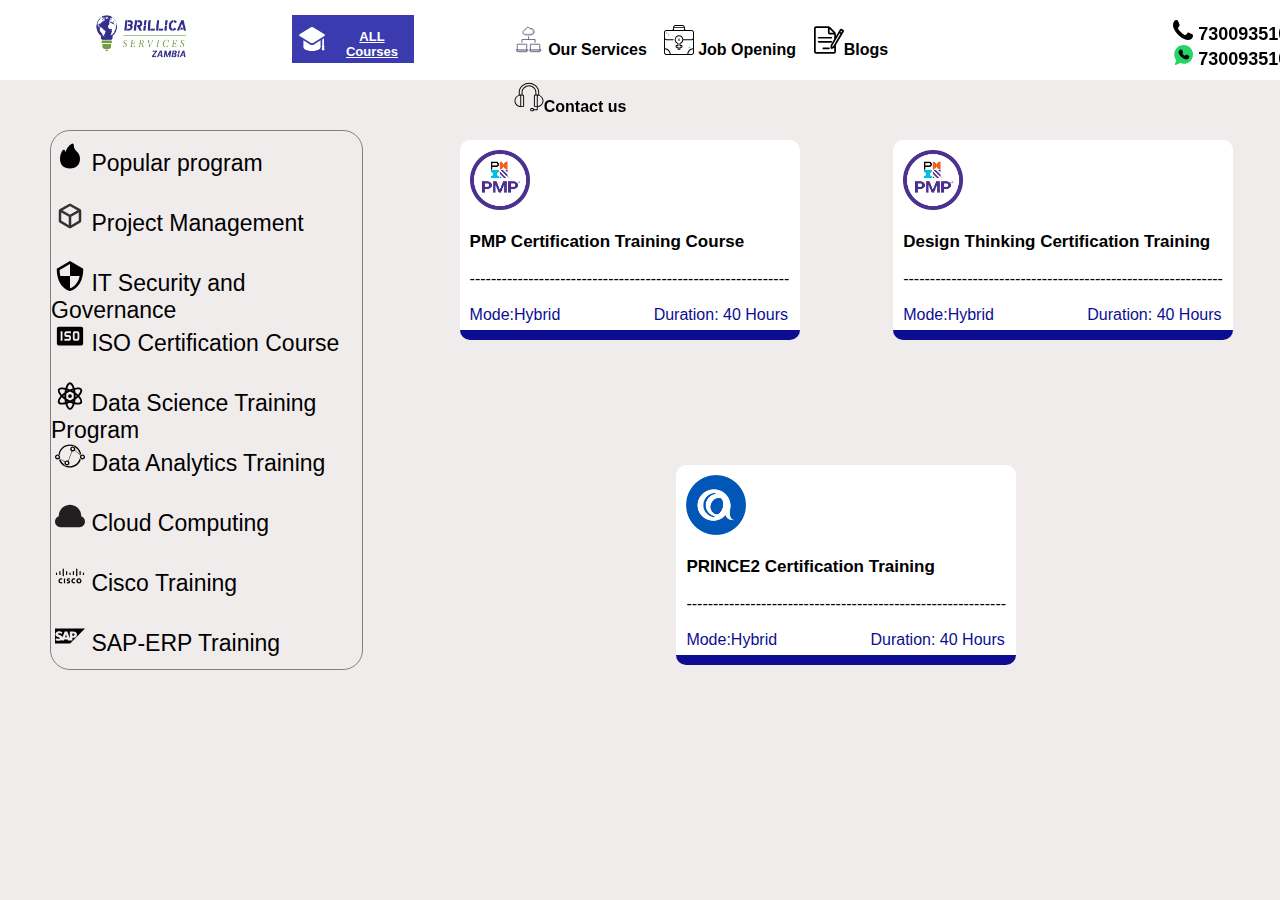
<file: Project _Management.html>
<!DOCTYPE html>
<html lang="en">
<head>
    <meta charset="UTF-8">
    <meta http-equiv="X-UA-Compatible" content="IE=edge">
    <meta name="viewport" content="width=device-width, initial-scale=1.0">
    <title>Project_Management</title>
    <link rel="stylesheet" href="Project_Management.css">
</head>
<body>
      <!-- header -->
      <header>
        <div class="logodiv"><img src="image/brillica_zambia.png" alt="" width="100px" height="50px"></div>
        <!-- header div2 -->
        <div class="navbardiv"> <button> <svg fill="#fff" width="40px" height="30px" viewBox="0 0 14 14" role="img"
                    focusable="false" aria-hidden="true" xmlns="http://www.w3.org/2000/svg">
                    <path
                        d="m 12.499079,12.25525 c 0.0968,0 0.188377,-0.0436 0.249339,-0.11884 0.06096,-0.0752 0.08473,-0.17385 0.06473,-0.26853 l -0.202146,-0.95662 c 0.115125,-0.11137 0.187491,-0.26686 0.187491,-0.43975 0,-0.182 -0.08106,-0.34343 -0.206876,-0.45558 l 0,-3.32202 -0.810333,0.50146 0,2.82056 c -0.125815,0.11215 -0.2069,0.27358 -0.2069,0.45558 0,0.17291 0.07239,0.32841 0.187515,0.43975 l -0.20217,0.95662 c -0.02,0.0947 0.0038,0.19335 0.06473,0.26853 0.06096,0.0752 0.152539,0.11884 0.249339,0.11884 l 0.625281,0 z M 12.773741,4.75539 7.5021019,1.49209 C 7.3477151,1.39699 7.1736728,1.34925 6.9996305,1.34925 c -0.1740423,0 -0.3482077,0.0477 -0.5016586,0.14284 l -5.271713,3.2633 C 1.0854931,4.84249 0.99999905,4.99633 0.99999905,5.1619 c 0,0.1656 0.085494,0.31949 0.22625985,0.40673 l 5.2716883,3.26333 c 0.153451,0.0952 0.3276163,0.14284 0.5016586,0.14284 0.1740423,0 0.3481092,-0.0477 0.5024714,-0.14284 L 12.773741,5.56863 c 0.140766,-0.0872 0.22626,-0.24113 0.22626,-0.40673 0,-0.16557 -0.08549,-0.31946 -0.22626,-0.40651 z M 6.9996059,9.78508 c -0.3283798,0 -0.6488777,-0.0912 -0.928242,-0.26411 l -3.0750017,-1.90368 0,3.27796 c 0,0.97016 1.7931578,1.7555 4.0032436,1.7555 2.2108742,0 4.0038842,-0.78536 4.0038842,-1.7555 l 0,-3.27796 -3.0748786,1.90368 C 7.6492472,9.69388 7.3279857,9.78508 6.9996059,9.78508 Z" />
                </svg><span class="allcourses1" > <a href="allcourses.html">ALL Courses</a>  </span></button>



            <!-- header Navbar -->
            <ul>
                <li> <a href="#"> <svg width="30px" height="30px" viewBox="0 0 64 64" version="1.1"
                            xmlns="http://www.w3.org/2000/svg" xmlns:xlink="http://www.w3.org/1999/xlink">

                            <title>cld-cloud-computer-network</title>
                            <desc>Created with Sketch.</desc>
                            <defs>

                            </defs>
                            <g id="General" stroke="none" stroke-width="1" fill="none" fill-rule="evenodd">
                                <g id="SLICES-64px" transform="translate(-720.000000, -200.000000)">

                                </g>
                                <g id="ICONS" transform="translate(-715.000000, -195.000000)">
                                    <g id="cld-cloud-computer-network" transform="translate(720.000000, 200.000000)">
                                        <path
                                            d="M24,49 C24,50.657 22.657,52 21,52 L3,52 C1.343,52 0,50.657 0,49 L0,48 L24,48 L24,49 Z"
                                            id="Fill-519" fill="#CDCCD6">

                                        </path>
                                        <path
                                            d="M19,48 L19,49 C19,50.656 17.657,52 16,52 L21,52 C22.657,52 24,50.656 24,49 L24,48 L19,48 Z"
                                            id="Fill-520" fill-opacity="0.25" fill="#6C6984">

                                        </path>
                                        <polygon id="Fill-521" fill="#FFFFFF" points="2 48 22 48 22 36 2 36">

                                        </polygon>
                                        <path
                                            d="M52,49 C52,50.657 50.657,52 49,52 L31,52 C29.343,52 28,50.657 28,49 L28,48 L52,48 L52,49 Z"
                                            id="Fill-522" fill="#CDCCD6">

                                        </path>
                                        <path
                                            d="M47,48 L47,49 C47,50.656 45.657,52 44,52 L49,52 C50.657,52 52,50.656 52,49 L52,48 L47,48 Z"
                                            id="Fill-523" fill-opacity="0.25" fill="#6C6984">

                                        </path>
                                        <polygon id="Fill-524" fill="#FFFFFF" points="30 48 50 48 50 36 30 36">

                                        </polygon>
                                        <path
                                            d="M29.4346,2.9414 C28.5576,1.1974 26.7516,0.0004 24.6666,0.0004 C21.7206,0.0004 19.3326,2.3874 19.3326,5.3334 C16.3876,5.3334 13.9996,7.7204 13.9996,10.6674 C13.9996,13.6124 16.3876,16.0004 19.3326,16.0004 L31.3326,16.0004 C35.0156,16.0004 37.9996,13.0154 37.9996,9.3334 C37.9996,5.6514 35.0156,2.6674 31.3326,2.6674 C30.6736,2.6674 30.0366,2.7624 29.4336,2.9414 L29.4346,2.9414 Z"
                                            id="Fill-525" fill="#FFFFFF">

                                        </path>
                                        <path
                                            d="M31.333,2.666 C30.932,2.666 30.542,2.713 30.159,2.781 C31.847,3.686 33,5.494 33,7.583 C33,10.575 30.637,13 27.723,13 L18.223,13 C16.207,13 14.526,11.548 14.106,9.609 C14.038,9.951 14,10.305 14,10.666 C14,13.612 16.388,16 19.333,16 L31.333,16 C35.016,16 38,13.016 38,9.333 C38,5.651 35.016,2.666 31.333,2.666"
                                            id="Fill-526" fill-opacity="0.25" fill="#6C6984">

                                        </path>
                                        <path
                                            d="M24,49 C24,50.657 22.657,52 21,52 L3,52 C1.343,52 0,50.657 0,49 L0,48 L24,48 L24,49 Z"
                                            id="Stroke-527" stroke="#676883" stroke-width="2" stroke-linecap="round"
                                            stroke-linejoin="round">

                                        </path>
                                        <polyline id="Stroke-528" stroke="#676883" stroke-width="2"
                                            stroke-linecap="round" stroke-linejoin="round"
                                            points="2 48 2 36 22 36 22 48">

                                        </polyline>
                                        <path
                                            d="M52,49 C52,50.657 50.657,52 49,52 L31,52 C29.343,52 28,50.657 28,49 L28,48 L52,48 L52,49 Z"
                                            id="Stroke-529" stroke="#676883" stroke-width="2" stroke-linecap="round"
                                            stroke-linejoin="round">

                                        </path>
                                        <polyline id="Stroke-530" stroke="#676883" stroke-width="2"
                                            stroke-linecap="round" stroke-linejoin="round"
                                            points="30 48 30 36 50 36 50 48">

                                        </polyline>
                                        <polyline id="Stroke-531" stroke="#676883" stroke-width="2"
                                            stroke-linecap="round" stroke-linejoin="round"
                                            points="12 32 12 26 40 26 40 32">

                                        </polyline>
                                        <path d="M26,20 L26,26" id="Stroke-532" stroke="#676883" stroke-width="2"
                                            stroke-linecap="round" stroke-linejoin="round">

                                        </path>
                                        <path
                                            d="M29.4346,2.9414 C28.5576,1.1974 26.7516,0.0004 24.6666,0.0004 C21.7206,0.0004 19.3326,2.3874 19.3326,5.3334 C16.3876,5.3334 13.9996,7.7204 13.9996,10.6674 C13.9996,13.6124 16.3876,16.0004 19.3326,16.0004 L31.3326,16.0004 C35.0156,16.0004 37.9996,13.0154 37.9996,9.3334 C37.9996,5.6514 35.0156,2.6674 31.3326,2.6674 C30.6736,2.6674 30.0366,2.7624 29.4336,2.9414 L29.4346,2.9414 Z"
                                            id="Stroke-533" stroke="#676883" stroke-width="2" stroke-linecap="round"
                                            stroke-linejoin="round">

                                        </path>
                                    </g>
                                </g>
                            </g>
                        </svg> Our Services </a> <ul>
                            <li> <a href="#"> Technology Training</a> </li>
                            <li> <a href="#"> Web & App Development</a> </li>
                            <li> <a href="#"> Digital Marketing</a> </li>
                       </ul> </li> 
                <li> <a href="#"> <svg fill="#000000" height="30px" width="30px" version="1.1" id="Layer_1"
                            xmlns="http://www.w3.org/2000/svg" xmlns:xlink="http://www.w3.org/1999/xlink"
                            viewBox="0 0 512 512" xml:space="preserve">
                            <g>
                                <g>
                                    <path d="M471.149,87.149h-99.448c-2.466-6.952-7.983-12.469-14.935-14.935V40.851C356.766,18.325,338.441,0,315.915,0h-119.83
               c-22.526,0-40.851,18.325-40.851,40.851v31.363c-6.952,2.465-12.469,7.983-14.935,14.935H40.851C18.325,87.149,0,105.474,0,128
               v343.149C0,493.675,18.325,512,40.851,512h430.298C493.675,512,512,493.675,512,471.149V128
               C512,105.474,493.675,87.149,471.149,87.149z M196.085,16.34h119.83c10.651,0,19.733,6.831,23.105,16.34H172.98
               C176.352,23.172,185.434,16.34,196.085,16.34z M171.574,49.021h168.851v38.128H171.574V49.021z M40.851,495.66
               c-13.515,0-24.511-10.995-24.511-24.511v-56.804c43.046,3.9,77.414,38.268,81.314,81.314H40.851z M495.66,471.149
               c0,13.516-10.996,24.511-24.511,24.511h-56.804c3.9-43.046,38.268-77.414,81.314-81.314V471.149z M495.66,217.872
               c0,13.516-10.996,24.511-24.511,24.511H329.067c-4.079-36.714-35.284-65.362-73.067-65.362c-40.546,0-73.532,32.986-73.532,73.532
               c0,31.416,19.858,59.077,49.021,69.349v20.524h-24.511c-4.513,0-8.17,3.658-8.17,8.17v32.681c0,4.512,3.657,8.17,8.17,8.17h24.511
               v24.511c0,4.512,3.657,8.17,8.17,8.17h32.681c4.513,0,8.17-3.658,8.17-8.17v-24.511h24.511c4.513,0,8.17-3.658,8.17-8.17v-32.681
               c0-4.512-3.657-8.17-8.17-8.17h-24.511v-20.524c26.604-9.371,45.457-33.215,48.562-61.179h142.077
               c9.19,0,17.678-3.051,24.511-8.192v147.397c-52.066,3.979-93.752,45.665-97.731,97.731H114.071
               c-3.979-52.066-45.665-93.752-97.731-97.731V250.531c6.832,5.141,15.321,8.192,24.511,8.192h117.106c4.513,0,8.17-3.658,8.17-8.17
               c0-4.512-3.657-8.17-8.17-8.17H40.851c-13.515,0-24.511-10.995-24.511-24.511V128c0-13.516,10.996-24.511,24.511-24.511h430.298
               c13.515,0,24.511,10.995,24.511,24.511V217.872z M272.34,356.766h24.511v16.34H272.34c-4.513,0-8.17,3.658-8.17,8.17v24.511
               h-16.34v-24.511c0-4.512-3.657-8.17-8.17-8.17h-24.511v-16.34h24.511c4.513,0,8.17-3.658,8.17-8.17v-34.741
               c0-3.728-2.523-6.983-6.134-7.912c-25.251-6.499-42.887-29.277-42.887-55.39c0-31.536,25.657-57.192,57.191-57.192
               s57.191,25.656,57.191,57.192c0,26.113-17.636,48.891-42.887,55.39c-3.61,0.929-6.134,4.184-6.134,7.912v34.741
               C264.17,353.108,267.827,356.766,272.34,356.766z" />
                                </g>
                            </g>
                            <g>
                                <g>
                                    <circle cx="49.021" cy="136.17" r="8.17" />
                                </g>
                            </g>
                            <g>
                                <g>
                                    <circle cx="81.702" cy="168.851" r="8.17" />
                                </g>
                            </g>
                            <g>
                                <g>
                                    <circle cx="430.298" cy="381.277" r="8.17" />
                                </g>
                            </g>
                            <g>
                                <g>
                                    <path d="M256,226.043c-4.513,0-8.17,3.658-8.17,8.17v32.681c0,4.512,3.657,8.17,8.17,8.17c4.513,0,8.17-3.658,8.17-8.17v-32.681
               C264.17,229.701,260.513,226.043,256,226.043z" />
                                </g>
                            </g>
                        </svg> Job Opening </a></li>
            
                <li> <a href="#"> <svg height="30px" width="30px" version="1.1" id="Capa_1"
                            xmlns="http://www.w3.org/2000/svg" xmlns:xlink="http://www.w3.org/1999/xlink"
                            viewBox="0 0 257.925 257.925" xml:space="preserve">
                            <g>
                                <path style="fill:#000002;" d="M129.299,192.669h-50c-4.143,0-7.5,3.357-7.5,7.5c0,4.143,3.357,7.5,7.5,7.5h50
           c4.143,0,7.5-3.357,7.5-7.5C136.799,196.027,133.441,192.669,129.299,192.669z" />
                                <path style="fill:#000002;" d="M39.98,117.107h109.33c4.143,0,7.5-3.357,7.5-7.5c0-4.143-3.357-7.5-7.5-7.5H39.98
           c-4.143,0-7.5,3.357-7.5,7.5C32.48,113.749,35.838,117.107,39.98,117.107z" />
                                <path style="fill:#000002;" d="M156.811,144.881c0-4.143-3.357-7.5-7.5-7.5H39.98c-4.143,0-7.5,3.357-7.5,7.5
           c0,4.143,3.357,7.5,7.5,7.5h109.33C153.453,152.381,156.811,149.024,156.811,144.881z" />
                                <path style="fill:#000002;" d="M257.489,48.549c-0.88-3.247-2.987-5.937-5.935-7.575l-12.229-6.797
           c-1.858-1.033-3.97-1.579-6.105-1.579c-4.469,0-8.648,2.371-10.909,6.189l-33.656,56.867v-15.73c0-7.48-4.003-17.097-9.312-22.368
           l-38.053-37.777c-5.297-5.259-14.918-9.224-22.381-9.224H17.5c-9.649,0-17.5,7.851-17.5,17.5v201.816c0,9.649,7.851,17.5,17.5,17.5
           h153.655c9.649,0,17.5-7.851,17.5-17.5V172.19L256.19,58.081C257.907,55.18,258.368,51.794,257.489,48.549z M234.049,48.406
           l7.854,4.365l-7.281,12.304l-7.854-4.365L234.049,48.406z M166.373,180.389c-0.752,1.269-2.897,3.391-4.172,4.126l-5.038,2.906
           l-0.191-5.813c-0.044-1.314,0.67-4.102,1.34-5.232l60.813-102.753l7.854,4.365L166.373,180.389z M167.398,66.832h-30.426
           c-1.355,0-2.5-1.145-2.5-2.5V34.145L167.398,66.832z M171.155,232.371H17.5c-1.355,0-2.5-1.145-2.5-2.5V28.054
           c0-1.355,1.145-2.5,2.5-2.5h101.41c0.181,0,0.371,0.011,0.563,0.023v38.756c0,9.649,7.851,17.5,17.5,17.5h36.683v38.999
           c0,0.052,0.007,0.103,0.008,0.154l-28.26,47.749c-2.121,3.583-3.562,9.206-3.424,13.368l0.438,13.313
           c0.192,5.895,4.513,10.34,10.05,10.34c1.92,0,3.888-0.551,5.688-1.59l11.541-6.657c1.289-0.744,2.649-1.758,3.958-2.912v35.274
           C173.655,231.226,172.511,232.371,171.155,232.371z" />
                            </g>
                        </svg>Blogs </a></li>
          &nbsp;
                <li> <a href="#"> <svg fill="#000000" width="30px" height="30px" viewBox="0 0 64 64" version="1.1"
                            xml:space="preserve" xmlns="http://www.w3.org/2000/svg"
                            xmlns:xlink="http://www.w3.org/1999/xlink">

                            <g id="_x32_5_attachment" />

                            <g id="_x32_4_office" />

                            <g id="_x32_3_pin" />

                            <g id="_x32_2_business_card" />

                            <g id="_x32_1_form" />

                            <g id="_x32_0_headset">

                                <g>

                                    <path
                                        d="M63,40.2202c0-5.9472-3.9073-10.9949-9.2881-12.7225v-6.0148c0-10.5703-10.1641-19.8423-21.752-19.8423    s-21.752,9.272-21.752,19.8423v6.0442C4.8693,29.2792,1,34.303,1,40.2202C1,47.5884,6.9941,53.583,14.3623,53.583h3.6738    c1.9336,0,3.5059-1.5728,3.5059-3.5059v-19.71c0-1.8768-1.4827-3.4017-3.3359-3.4926v-5.1373    c0-6.0151,5.8818-12.7432,13.7539-12.7432c7.8701,0,13.75,6.728,13.75,12.7432v5.1458c-1.8132,0.1329-3.252,1.636-3.252,3.4841    v19.71c0,1.9331,1.5723,3.5059,3.5059,3.5059h2.6728l-0.0048,4.5596h-5.6547c-0.3737-1.429-1.6642-2.4917-3.2086-2.4917h-2.0977    c-1.835,0-3.3281,1.4932-3.3281,3.3281s1.4932,3.3281,3.3281,3.3281h2.0977c1.4242,0,2.6327-0.9039,3.1068-2.1646h6.7556    c0.5518,0,0.999-0.4473,1-0.999l0.0059-5.6111C57.5385,53.0181,63,47.2512,63,40.2202z M39.7686,60.3071h-2.0977    c-0.7324,0-1.3281-0.5957-1.3281-1.3281s0.5957-1.3281,1.3281-1.3281h2.0977c0.7324,0,1.3281,0.5957,1.3281,1.3281    S40.501,60.3071,39.7686,60.3071z M13.3623,51.5396C7.5635,51.0313,3,46.1489,3,40.2202s4.5635-10.811,10.3623-11.3193V51.5396z     M19.542,30.3672v19.71c0,0.8306-0.6758,1.5059-1.5059,1.5059h-2.6738V28.8574h2.6738    C18.8662,28.8574,19.542,29.5347,19.542,30.3672z M31.96,6.9941c-8.2451,0-15.7539,7.0273-15.7539,14.7432v5.1201h-1.8438    c-0.735,0-1.4512,0.0753-2.1543,0.19v-5.5645c0-9.5049,9.2295-17.8423,19.752-17.8423s19.752,8.3374,19.752,17.8423v5.5522    c-0.6778-0.1064-1.3671-0.1777-2.0742-0.1777H47.71v-5.1201C47.71,14.0215,40.2031,6.9941,31.96,6.9941z M44.458,50.0771v-19.71    c0-0.8325,0.6758-1.5098,1.5059-1.5098h2.6738V51.583h-2.6738C45.1338,51.583,44.458,50.9077,44.458,50.0771z M50.6377,51.5396    V28.9009C56.4365,29.4092,61,34.2915,61,40.2202S56.4365,51.0313,50.6377,51.5396z" />

                                </g>

                            </g>

                            <g id="_x31_9_video_call" />

                            <g id="_x31_8_letter_box" />

                            <g id="_x31_7_papperplane" />

                            <g id="_x31_6_laptop" />

                            <g id="_x31_5_connection" />

                            <g id="_x31_4_phonebook" />

                            <g id="_x31_3_classic_telephone" />

                            <g id="_x31_2_sending_mail" />

                            <g id="_x31_1_man_talking" />

                            <g id="_x31_0_date" />

                            <g id="_x30_9_review" />

                            <g id="_x30_8_email" />

                            <g id="_x30_7_information" />

                            <g id="_x30_6_phone_talking" />

                            <g id="_x30_5_women_talking" />

                            <g id="_x30_4_calling" />

                            <g id="_x30_3_women" />

                            <g id="_x30_2_writing" />

                            <g id="_x30_1_chatting" />

                        </svg>Contact us </a></li>
            </ul>
            <!-- Header 3 -->
            <div class="contactdiv">
                <spna class="span1">
                    <svg width="20px" height="20px" viewBox="0 0 15 15" version="1.1" xmlns="http://www.w3.org/2000/svg"
                        xmlns:xlink="http://www.w3.org/1999/xlink">

                        <title>call [#192]</title>
                        <desc>Created with Sketch.</desc>
                        <defs>

                        </defs>
                        <g id="Page-1" stroke="none" stroke-width="1" fill="none" fill-rule="evenodd">
                            <g id="Dribbble-Light-Preview" transform="translate(-103.000000, -7321.000000)"
                                fill="#000000">
                                <g id="icons" transform="translate(56.000000, 160.000000)">
                                    <path
                                        d="M61.7302966,7173.99596 C61.2672966,7175.40296 59.4532966,7176.10496 58.1572966,7175.98796 C56.3872966,7175.82796 54.4612966,7174.88896 52.9992966,7173.85496 C50.8502966,7172.33496 48.8372966,7169.98396 47.6642966,7167.48896 C46.8352966,7165.72596 46.6492966,7163.55796 47.8822966,7161.95096 C48.3382966,7161.35696 48.8312966,7161.03996 49.5722966,7161.00296 C50.6002966,7160.95296 50.7442966,7161.54096 51.0972966,7162.45696 C51.3602966,7163.14196 51.7112966,7163.84096 51.9072966,7164.55096 C52.2742966,7165.87596 50.9912966,7165.93096 50.8292966,7167.01396 C50.7282966,7167.69696 51.5562966,7168.61296 51.9302966,7169.09996 C52.6632966,7170.05396 53.5442966,7170.87696 54.5382966,7171.50296 C55.1072966,7171.86196 56.0262966,7172.50896 56.6782966,7172.15196 C57.6822966,7171.60196 57.5872966,7169.90896 58.9912966,7170.48196 C59.7182966,7170.77796 60.4222966,7171.20496 61.1162966,7171.57896 C62.1892966,7172.15596 62.1392966,7172.75396 61.7302966,7173.99596 C61.4242966,7174.92396 62.0362966,7173.06796 61.7302966,7173.99596"
                                        id="call-[#192]">

                                    </path>
                                </g>
                            </g>
                        </g>
                    </svg> 7300935101 <br><svg version="1.1" id="Icons" xmlns="http://www.w3.org/2000/svg"
                        xmlns:xlink="http://www.w3.org/1999/xlink" viewBox="0 0 32 32" xml:space="preserve" width="20px"
                        height="20px" fill="#000000">

                        <g id="SVGRepo_bgCarrier" stroke-width="0" />

                        <g id="SVGRepo_tracerCarrier" stroke-linecap="round" stroke-linejoin="round" />

                        <g id="SVGRepo_iconCarrier">
                            <style type="text/css">
                                .st0 {
                                    fill: #FFFFFF;
                                }

                                .st1 {
                                    fill: #3A559F;
                                }

                                .st2 {
                                    fill: #F4F4F4;
                                }

                                .st3 {
                                    fill: #FF0084;
                                }

                                .st4 {
                                    fill: #0063DB;
                                }

                                .st5 {
                                    fill: #00ACED;
                                }

                                .st6 {
                                    fill: #FFEC06;
                                }

                                .st7 {
                                    fill: #FF0000;
                                }

                                .st8 {
                                    fill: #25D366;
                                }

                                .st9 {
                                    fill: #0088FF;
                                }

                                .st10 {
                                    fill: #314358;
                                }

                                .st11 {
                                    fill: #EE6996;
                                }

                                .st12 {
                                    fill: #01AEF3;
                                }

                                .st13 {
                                    fill: #FFFEFF;
                                }

                                .st14 {
                                    fill: #F06A35;
                                }

                                .st15 {
                                    fill: #00ADEF;
                                }

                                .st16 {
                                    fill: #1769FF;
                                }

                                .st17 {
                                    fill: #1AB7EA;
                                }

                                .st18 {
                                    fill: #6001D1;
                                }

                                .st19 {
                                    fill: #E41214;
                                }

                                .st20 {
                                    fill: #05CE78;
                                }

                                .st21 {
                                    fill: #7B519C;
                                }

                                .st22 {
                                    fill: #FF4500;
                                }

                                .st23 {
                                    fill: #00F076;
                                }

                                .st24 {
                                    fill: #FFC900;
                                }

                                .st25 {
                                    fill: #00D6FF;
                                }

                                .st26 {
                                    fill: #FF3A44;
                                }

                                .st27 {
                                    fill: #FF6A36;
                                }

                                .st28 {
                                    fill: #0061FE;
                                }

                                .st29 {
                                    fill: #F7981C;
                                }

                                .st30 {
                                    fill: #EE1B22;
                                }

                                .st31 {
                                    fill: #EF3561;
                                }

                                .st32 {
                                    fill: none;
                                    stroke: #FFFFFF;
                                    stroke-width: 2;
                                    stroke-miterlimit: 10;
                                }

                                .st33 {
                                    fill: #0097D3;
                                }

                                .st34 {
                                    fill: #01308A;
                                }

                                .st35 {
                                    fill: #019CDE;
                                }

                                .st36 {
                                    fill: #FFD049;
                                }

                                .st37 {
                                    fill: #16A05D;
                                }

                                .st38 {
                                    fill: #4486F4;
                                }

                                .st39 {
                                    fill: none;
                                }

                                .st40 {
                                    fill: #34A853;
                                }

                                .st41 {
                                    fill: #4285F4;
                                }

                                .st42 {
                                    fill: #FBBC05;
                                }

                                .st43 {
                                    fill: #EA4335;
                                }
                            </style>
                            <path class="st8"
                                d="M17,0C8.7,0,2,6.7,2,15c0,3.4,1.1,6.6,3.2,9.2l-2.1,6.4c-0.1,0.4,0,0.8,0.3,1.1C3.5,31.9,3.8,32,4,32 c0.1,0,0.3,0,0.4-0.1l6.9-3.1C13.1,29.6,15,30,17,30c8.3,0,15-6.7,15-15S25.3,0,17,0z" />
                            <path class="st0"
                                d="M25.7,20.5c-0.4,1.2-1.9,2.2-3.2,2.4C22.2,23,21.9,23,21.5,23c-0.8,0-2-0.2-4.1-1.1c-2.4-1-4.8-3.1-6.7-5.8 L10.7,16C10.1,15.1,9,13.4,9,11.6c0-2.2,1.1-3.3,1.5-3.8c0.5-0.5,1.2-0.8,2-0.8c0.2,0,0.3,0,0.5,0c0.7,0,1.2,0.2,1.7,1.2l0.4,0.8 c0.3,0.8,0.7,1.7,0.8,1.8c0.3,0.6,0.3,1.1,0,1.6c-0.1,0.3-0.3,0.5-0.5,0.7c-0.1,0.2-0.2,0.3-0.3,0.3c-0.1,0.1-0.1,0.1-0.2,0.2 c0.3,0.5,0.9,1.4,1.7,2.1c1.2,1.1,2.1,1.4,2.6,1.6l0,0c0.2-0.2,0.4-0.6,0.7-0.9l0.1-0.2c0.5-0.7,1.3-0.9,2.1-0.6 c0.4,0.2,2.6,1.2,2.6,1.2l0.2,0.1c0.3,0.2,0.7,0.3,0.9,0.7C26.2,18.5,25.9,19.8,25.7,20.5z" />
                        </g>

                    </svg> 7300935101
                </spna> <Button> Enquiry</Button>
            </div>
    </header>
    <div class="test">
        <div class="hoverdiv">
            <ul>
                <li class="pp"> <svg width="30px" height="30px" viewBox="0 0 24 24" id="Flat_Color" data-name="Flat Color" xmlns="http://www.w3.org/2000/svg"><path id="primary" d="M17.4,8.38A7.1,7.1,0,0,1,15,3a1,1,0,0,0-1.55-.83,10.89,10.89,0,0,0-5,6.73A4.37,4.37,0,0,1,8,7.77,1,1,0,0,0,7.27,7a1,1,0,0,0-1,.25C5,8.58,4,12,4,14c0,5.08,2.92,8,8,8s8-3,8-8C20,11.22,18.62,9.71,17.4,8.38Z" style="fill:#000000"></path></svg> <span class="spanbox"> <a href="allcourses.html">Popular program</a> </span> </li>
                <li > <svg width="30px" height="30px" viewBox="0 0 24 24" fill="none" xmlns="http://www.w3.org/2000/svg">
                    <path d="M4 15.8294V15.75V8C4 7.69114 4.16659 7.40629 4.43579 7.25487L4.45131 7.24614L11.6182 3.21475L11.6727 3.18411C11.8759 3.06979 12.1241 3.06979 12.3273 3.18411L19.6105 7.28092C19.8511 7.41625 20 7.67083 20 7.94687V8V15.75V15.8294C20 16.1119 19.8506 16.3733 19.6073 16.5167L12.379 20.7766C12.1451 20.9144 11.8549 20.9144 11.621 20.7766L4.39267 16.5167C4.14935 16.3733 4 16.1119 4 15.8294Z" stroke="#323232" stroke-width="2"/>
                    <path d="M12 21V12" stroke="#323232" stroke-width="2"/>
                    <path d="M12 12L4 7.5" stroke="#323232" stroke-width="2"/>
                    <path d="M20 7.5L12 12" stroke="#323232" stroke-width="2"/>
                    </svg> <span class="spanbox"> <a href="Project _Management.html">Project Management</a> </span></li>
                <li> <svg height="30px" width="30px" version="1.1" id="_x32_" xmlns="http://www.w3.org/2000/svg" xmlns:xlink="http://www.w3.org/1999/xlink" 
                    viewBox="0 0 512 512"  xml:space="preserve">
               <style type="text/css">
                   .st0{fill:#000000;}
               </style>
               <g>
                   <path class="st0" d="M256.001,0L29.89,130.537c0,47.476,4.506,88.936,12.057,125.463C88.61,481.721,256.001,512,256.001,512
                       s167.389-30.279,214.053-256c7.551-36.527,12.057-77.986,12.057-125.463L256.001,0z M256.118,466.723
                       c-0.035-0.012-0.082-0.028-0.117-0.039v-47.672V256H140.77H91.122c-6.67-29.738-11.109-63.506-12.394-101.93L255.999,51.728h0.002
                       v51.73V256h115.27h49.625C385.636,413.404,287.327,456.774,256.118,466.723z"/>
               </g>
               </svg> <span class="spanbox"> <a href="IT_Security.html">IT Security and Governance</a>  </span></li>
                <li> <svg fill="#000000" width="30px" height="30px" viewBox="0 0 32 32" id="icon" xmlns="http://www.w3.org/2000/svg"><defs><style>.cls-1{fill:none;}</style></defs><title>ISO--filled</title><rect x="21" y="13" width="3" height="6"/><path d="M28,6H4A2,2,0,0,0,2,8V24a2,2,0,0,0,2,2H28a2,2,0,0,0,2-2V8A2,2,0,0,0,28,6ZM8,21H6V11H8Zm9-8H12v2h3a2,2,0,0,1,2,2v2a2,2,0,0,1-2,2H10V19h5V17H12a2,2,0,0,1-2-2V13a2,2,0,0,1,2-2h5Zm9,6a2,2,0,0,1-2,2H21a2,2,0,0,1-2-2V13a2,2,0,0,1,2-2h3a2,2,0,0,1,2,2Z"/><rect id="_Transparent_Rectangle_" data-name="&lt;Transparent Rectangle&gt;" class="cls-1" width="32" height="32"/></svg> ISO Certification Course</li>
                <li> <svg width="30px" height="30px" viewBox="0 0 48 48" xmlns="http://www.w3.org/2000/svg">
                    <title>data-science</title>
                    <g id="Layer_2" data-name="Layer 2">
                      <g id="invisible_box" data-name="invisible box">
                        <rect width="48" height="48" fill="none"/>
                        <rect width="48" height="48" fill="none"/>
                        <rect width="48" height="48" fill="none"/>
                      </g>
                      <g id="icons_Q2" data-name="icons Q2">
                        <g>
                          <path d="M43.1,13c-1.1-1.8-3.5-2.7-6.6-2.7a19.6,19.6,0,0,0-5.2.7C29.6,5.5,27,2,24,2s-5.6,3.5-7.3,9a19.6,19.6,0,0,0-5.2-.7c-3.1,0-5.5.9-6.6,2.7s.2,6.8,4,11c-3.8,4.2-5.5,8.3-4,11s3.5,2.7,6.6,2.7a19.6,19.6,0,0,0,5.2-.7c1.7,5.5,4.3,9,7.3,9s5.6-3.5,7.3-9a19.6,19.6,0,0,0,5.2.7c3.1,0,5.5-.9,6.6-2.7s-.2-6.8-4-11C42.9,19.8,44.6,15.7,43.1,13ZM24,5c1.1,0,3,2.3,4.4,6.8A38.9,38.9,0,0,0,24,13.4a38.9,38.9,0,0,0-4.4-1.6C21,7.3,22.9,5,24,5Zm6,19c0,1.4-.1,2.7-.2,3.9l-2.6,1.7L24,31.2l-3.2-1.6-2.6-1.7c-.1-1.2-.2-2.5-.2-3.9s.1-2.7.2-3.9l2.6-1.7L24,16.8l3.2,1.6,2.6,1.7C29.9,21.3,30,22.6,30,24Zm3-1.7L34.9,24,33,25.7V22.3Zm-3.6,9.5-.3,1.5-1.5-.5,1.1-.6Zm-9,1-1.5.5-.3-1.5.7.4ZM15,25.7,13.1,24,15,22.3v3.4Zm3.6-9.5.3-1.5,1.5.5-1.1.6Zm10.1-.4-1.1-.6,1.5-.5.3,1.5ZM7.5,14.5c.5-.7,2-1.2,4-1.2a18.6,18.6,0,0,1,4.5.6c-.3,1.4-.5,2.9-.7,4.5A38.4,38.4,0,0,0,11,21.9C7.9,18.5,6.9,15.6,7.5,14.5Zm4,20.2c-2,0-3.5-.5-4-1.2s.4-4,3.5-7.4a38.4,38.4,0,0,0,4.3,3.5c.2,1.6.4,3.1.7,4.5A18.6,18.6,0,0,1,11.5,34.7ZM24,43c-1.1,0-3-2.3-4.4-6.8A38.9,38.9,0,0,0,24,34.6a38.9,38.9,0,0,0,4.4,1.6C27,40.7,25.1,43,24,43Zm16.5-9.5c-.5.7-2,1.2-4,1.2a18.6,18.6,0,0,1-4.5-.6c.3-1.4.5-2.9.7-4.5A38.4,38.4,0,0,0,37,26.1C40.1,29.5,41.1,32.4,40.5,33.5ZM37,21.9a38.4,38.4,0,0,0-4.3-3.5c-.2-1.6-.4-3.1-.7-4.5a18.6,18.6,0,0,1,4.5-.6c2,0,3.5.5,4,1.2S40.1,18.5,37,21.9Z"/>
                          <circle cx="24" cy="24" r="3"/>
                        </g>
                      </g>
                    </g>
                  </svg> <span> Data Science Training Program </span></li>
                <li> <svg fill="#000000" version="1.1" id="Capa_1" xmlns="http://www.w3.org/2000/svg" xmlns:xlink="http://www.w3.org/1999/xlink" 
                    width="30px" height="30px" viewBox="0 0 112.074 112.074"
                    xml:space="preserve">
               <g>
                   <g>
                       <path d="M102.643,50.547c-2.523,0-4.813,1.001-6.506,2.621L74.657,34.332c0.735-1.342,1.155-2.882,1.155-4.518
                           c0-5.201-4.231-9.432-9.432-9.432c-5.201,0-9.433,4.231-9.433,9.432c0,3.814,2.28,7.1,5.545,8.584L49.015,74.107
                           c-1.307-0.686-2.79-1.078-4.364-1.078c-3,0-5.671,1.413-7.4,3.602L17.436,64.946c0.9-1.445,1.428-3.144,1.428-4.966
                           c0-5.201-4.232-9.434-9.432-9.434C4.231,50.547,0,54.779,0,59.98c0,5.199,4.231,9.431,9.432,9.431
                           c2.785,0,5.284-1.222,7.012-3.146L36.343,78c-0.716,1.329-1.125,2.848-1.125,4.461c0,5.2,4.232,9.432,9.433,9.432
                           c5.2,0,9.432-4.23,9.432-9.432c0-3.025-1.437-5.715-3.658-7.441l13.617-36.079c0.749,0.192,1.53,0.305,2.339,0.305
                           c2.973,0,5.623-1.385,7.354-3.542l21.318,18.695c-1.152,1.565-1.844,3.492-1.844,5.58c0,5.199,4.232,9.431,9.434,9.431
                           s9.432-4.231,9.432-9.431S107.844,50.547,102.643,50.547z M9.432,64.49c-2.488,0-4.511-2.023-4.511-4.51
                           c0-2.489,2.023-4.512,4.511-4.512s4.511,2.022,4.511,4.512C13.944,62.467,11.92,64.49,9.432,64.49z M44.651,86.973
                           c-2.488,0-4.511-2.023-4.511-4.511s2.023-4.512,4.511-4.512c2.487,0,4.511,2.022,4.511,4.512
                           C49.161,84.949,47.138,86.973,44.651,86.973z M66.381,34.326c-2.488,0-4.512-2.023-4.512-4.511c0-2.487,2.023-4.511,4.512-4.511
                           c2.486,0,4.51,2.023,4.51,4.511C70.891,32.303,68.868,34.326,66.381,34.326z M102.643,64.49c-2.487,0-4.512-2.023-4.512-4.51
                           c0-2.489,2.023-4.512,4.512-4.512s4.511,2.022,4.511,4.512C107.153,62.467,105.131,64.49,102.643,64.49z"/>
                       <path d="M17.821,52.707c1.693-19.326,17.955-34.539,37.714-34.539c2.359,0,4.667,0.228,6.909,0.643
                           c1.084-0.342,2.237-0.529,3.434-0.529c4.255,0,7.966,2.34,9.935,5.797c8.285,5.275,14.387,13.677,16.636,23.534l3.237,2.839
                           c0.687-0.472,1.418-0.863,2.182-1.173c-3.251-20.438-20.993-36.111-42.332-36.111c-21.34,0-39.083,15.675-42.332,36.114
                           C15.02,50.018,16.606,51.204,17.821,52.707z"/>
                       <path d="M92.204,65.512c-4.217,16.312-19.058,28.395-36.669,28.395c-2.606,0-5.151-0.266-7.61-0.77
                           c-1.185,0.416-2.452,0.654-3.776,0.654c-4.679,0-8.704-2.827-10.472-6.859c-5.512-3.912-9.935-9.256-12.723-15.49l-4.723-2.786
                           c-0.426,0.354-0.88,0.668-1.349,0.956c5.693,17.004,21.759,29.295,40.653,29.295c18.893,0,34.957-12.288,40.65-29.288
                           C94.537,68.607,93.162,67.195,92.204,65.512z"/>
                   </g>
               </g>
               </svg> <span> Data Analytics Training </span></li>
                <li> <svg version="1.0" id="Layer_1" xmlns="http://www.w3.org/2000/svg" xmlns:xlink="http://www.w3.org/1999/xlink" 
                    width="30px" height="30px" viewBox="0 0 64 64" enable-background="new 0 0 64 64" xml:space="preserve">
               <path fill-rule="evenodd" clip-rule="evenodd" fill="#231F20" d="M55.938,32.707C55.945,32.465,56,32.234,56,31.992
                   c0-13.258-10.742-24-24-24s-24,10.742-24,24c0,0.242,0.055,0.473,0.062,0.715C3.379,34.344,0,38.754,0,43.992
                   c0,6.625,5.371,12,12,12V56h40v-0.008c6.625,0,12-5.371,12-12C64,38.75,60.617,34.344,55.938,32.707z"/>
               </svg><span> Cloud Computing </span></li>
                <li> <svg fill="#000000" width="30px" height="30px" viewBox="0 0 32 32" version="1.1" xmlns="http://www.w3.org/2000/svg">
                    <title>cisco</title>
                    <path d="M1.004 14.41c0.026 0.338 0.307 0.602 0.649 0.602s0.623-0.264 0.649-0.6l0-0.002v-1.443c-0.016-0.346-0.3-0.621-0.649-0.621s-0.633 0.275-0.649 0.62l-0 0.001v1.443zM4.598 14.41c0.030 0.335 0.31 0.595 0.65 0.595s0.62-0.26 0.65-0.593l0-0.003v-3.235c-0.016-0.346-0.3-0.621-0.649-0.621s-0.633 0.275-0.649 0.62l-0 0.001v3.235zM8.174 15.714c0.016 0.346 0.3 0.621 0.649 0.621s0.633-0.275 0.649-0.62l0-0.001v-6.999c-0.016-0.346-0.3-0.621-0.649-0.621s-0.633 0.275-0.649 0.62l-0 0.001v6.999zM11.781 14.41c0.016 0.346 0.3 0.621 0.649 0.621s0.633-0.275 0.649-0.62l0-0.001v-3.235c-0.016-0.346-0.3-0.621-0.649-0.621s-0.633 0.275-0.649 0.62l-0 0.001v3.235zM15.368 14.41c0.034 0.332 0.311 0.588 0.649 0.588s0.616-0.257 0.649-0.586l0-0.003v-1.443c-0.016-0.346-0.3-0.621-0.649-0.621s-0.633 0.275-0.649 0.62l-0 0.001v1.443zM18.99 14.41c0.022 0.342 0.304 0.611 0.65 0.611s0.628-0.269 0.65-0.609l0-0.002v-3.235c-0.016-0.346-0.3-0.621-0.649-0.621s-0.633 0.275-0.649 0.62l-0 0.001v3.235zM22.537 15.714c0.026 0.338 0.307 0.602 0.649 0.602s0.623-0.264 0.649-0.6l0-0.002v-6.999c-0.016-0.346-0.3-0.621-0.649-0.621s-0.633 0.275-0.649 0.62l-0 0.001v6.999zM26.143 14.41c0.027 0.338 0.308 0.603 0.65 0.603s0.624-0.264 0.65-0.601l0-0.002v-3.235c-0.022-0.342-0.304-0.611-0.65-0.611s-0.628 0.269-0.65 0.609l-0 0.002v3.235zM29.697 14.41c0.016 0.346 0.3 0.621 0.649 0.621s0.633-0.275 0.649-0.62l0-0.001v-1.443c-0.016-0.346-0.3-0.621-0.649-0.621s-0.633 0.275-0.649 0.62l-0 0.001v1.443zM22.776 21.201c0.024 1.495 1.242 2.698 2.74 2.698 0.21 0 0.414-0.024 0.61-0.068l-0.018 0.003c1.247-0.242 2.176-1.326 2.176-2.626 0-0.969-0.516-1.818-1.288-2.287l-0.012-0.007c-0.412-0.259-0.913-0.412-1.45-0.412-1.502 0-2.724 1.201-2.757 2.696l-0 0.003zM24.681 20.134c0.234-0.192 0.536-0.308 0.865-0.308 0.756 0 1.369 0.613 1.369 1.369 0 0.427-0.196 0.809-0.502 1.060l-0.002 0.002-0.021 0.017c-0.228 0.177-0.519 0.283-0.834 0.283-0.756 0-1.37-0.613-1.37-1.37 0-0.423 0.192-0.801 0.493-1.052l0.002-0.002zM9.483 23.803h1.312v-5.207h-1.312zM12.576 22.559l-0.005 1.196 0.087 0.015c0.232 0.046 0.517 0.084 0.805 0.105l0.024 0.001c0.14 0.014 0.303 0.022 0.468 0.022 0.093 0 0.186-0.003 0.279-0.008l-0.013 0.001c0.253-0.019 0.487-0.066 0.711-0.136l-0.022 0.006c0.275-0.079 0.514-0.211 0.716-0.383l-0.003 0.002c0.184-0.158 0.326-0.359 0.413-0.587l0.003-0.010c0.069-0.175 0.11-0.377 0.11-0.589 0-0.22-0.043-0.43-0.122-0.622l0.004 0.011c-0.084-0.206-0.211-0.379-0.371-0.516l-0.002-0.002c-0.153-0.137-0.336-0.246-0.536-0.315l-0.011-0.003-0.902-0.335c-0.108-0.047-0.194-0.129-0.245-0.232l-0.001-0.003c-0.017-0.037-0.027-0.081-0.027-0.127 0-0.054 0.014-0.104 0.038-0.148l-0.001 0.002c0.047-0.076 0.112-0.136 0.19-0.176l0.003-0.001c0.093-0.046 0.202-0.079 0.316-0.092l0.005-0c0.080-0.012 0.173-0.019 0.268-0.019 0.109 0 0.215 0.009 0.318 0.027l-0.011-0.002c0.253 0.028 0.479 0.070 0.699 0.127l-0.033-0.007 0.047 0.010v-1.104l-0.086-0.019c-0.185-0.047-0.415-0.090-0.65-0.118l-0.029-0.003c-0.138-0.019-0.298-0.030-0.461-0.030-0.152 0-0.302 0.010-0.449 0.028l0.018-0.002c-0.392 0.037-0.744 0.187-1.030 0.415l0.004-0.003c-0.196 0.155-0.347 0.36-0.436 0.595l-0.003 0.009c-0.062 0.167-0.098 0.36-0.098 0.562s0.036 0.395 0.102 0.573l-0.004-0.012c0.071 0.187 0.178 0.346 0.314 0.476l0.001 0c0.118 0.114 0.253 0.212 0.399 0.29l0.010 0.005c0.178 0.097 0.384 0.18 0.601 0.239l0.020 0.005c0.071 0.021 0.142 0.044 0.212 0.067l0.106 0.039 0.030 0.012c0.11 0.040 0.204 0.099 0.283 0.175l-0-0c0.055 0.051 0.098 0.114 0.125 0.185l0.001 0.003c0.008 0.031 0.013 0.066 0.013 0.103 0 0.035-0.004 0.069-0.013 0.101l0.001-0.003c-0.035 0.108-0.109 0.195-0.205 0.246l-0.002 0.001c-0.1 0.052-0.216 0.090-0.338 0.107l-0.006 0.001c-0.117 0.019-0.253 0.030-0.391 0.030-0.050 0-0.1-0.001-0.15-0.004l0.007 0c-0.265-0.021-0.503-0.054-0.737-0.099l0.041 0.007q-0.18-0.039-0.359-0.084zM7.672 23.712v-1.388l-0.027 0.012c-0.292 0.145-0.634 0.236-0.995 0.253l-0.006 0c-0.034 0.003-0.074 0.004-0.114 0.004-0.337 0-0.648-0.113-0.897-0.303l0.004 0.003c-0.202-0.157-0.355-0.369-0.436-0.613l-0.003-0.009c-0.048-0.14-0.075-0.301-0.075-0.469 0-0.13 0.016-0.255 0.047-0.375l-0.002 0.010c0.067-0.289 0.226-0.534 0.444-0.709l0.002-0.002c0.191-0.161 0.432-0.27 0.696-0.302l0.006-0.001c0.077-0.009 0.167-0.014 0.257-0.014 0.391 0 0.759 0.097 1.081 0.268l-0.013-0.006 0.030 0.016v-1.396l-0.064-0.017c-0.325-0.107-0.699-0.169-1.087-0.169-0.062 0-0.124 0.002-0.185 0.005l0.009-0c-0.411 0.011-0.797 0.104-1.147 0.265l0.018-0.008c-0.368 0.171-0.677 0.413-0.921 0.709l-0.004 0.004c-0.373 0.469-0.599 1.070-0.599 1.724 0 0.624 0.206 1.2 0.553 1.664l-0.005-0.007c0.363 0.463 0.869 0.799 1.452 0.941l0.018 0.004c0.244 0.062 0.525 0.098 0.814 0.098 0.373 0 0.732-0.060 1.069-0.17l-0.024 0.007 0.104-0.029zM21.412 23.712v-1.388l-0.027 0.012c-0.292 0.145-0.634 0.236-0.995 0.253l-0.006 0c-0.034 0.003-0.073 0.004-0.113 0.004-0.338 0-0.649-0.113-0.898-0.303l0.004 0.003c-0.202-0.157-0.355-0.369-0.437-0.613l-0.003-0.009c-0.047-0.139-0.074-0.3-0.074-0.467 0-0.13 0.016-0.257 0.047-0.377l-0.002 0.010c0.068-0.289 0.227-0.534 0.444-0.709l0.002-0.002c0.191-0.161 0.432-0.27 0.696-0.302l0.006-0.001c0.077-0.009 0.167-0.014 0.257-0.014 0.391 0 0.759 0.097 1.081 0.268l-0.013-0.006 0.030 0.016v-1.396l-0.064-0.017c-0.325-0.107-0.699-0.169-1.087-0.169-0.062 0-0.124 0.002-0.185 0.005l0.009-0c-0.411 0.011-0.797 0.104-1.147 0.265l0.018-0.008c-0.368 0.171-0.676 0.412-0.92 0.709l-0.004 0.005c-0.374 0.469-0.599 1.069-0.599 1.723 0 0.625 0.206 1.201 0.555 1.665l-0.005-0.007c0.363 0.463 0.869 0.798 1.45 0.941l0.018 0.004c0.244 0.062 0.525 0.098 0.814 0.098 0.373 0 0.732-0.060 1.069-0.17l-0.024 0.007 0.102-0.029z"></path>
                    </svg> <span> Cisco Training </span></li>
                <li> <svg fill="#000000" width="30px" height="30px" viewBox="0 0 32 32" xmlns="http://www.w3.org/2000/svg">
                    <path d="M0 8.083v15.835h16.172l15.828-15.835zM4.355 11.031h0.005c1.151 0 2.552 0.324 3.567 0.844l-1.093 1.907c-1.115-0.541-1.672-0.588-2.307-0.625-0.943-0.052-1.417 0.287-1.428 0.651-0.005 0.444 0.896 0.844 1.745 1.12 1.281 0.407 2.916 0.953 3.167 2.532l2.349-6.208h2.728l2.751 7.432-0.011-7.432h3.161c3.011 0 4.427 1.020 4.427 3.359 0 2.099-1.452 3.355-3.916 3.355h-1.016l-0.015 2.791-4.781-0.005-0.333-1.213c-0.495 0.167-1.052 0.256-1.641 0.256-0.609 0-1.183-0.095-1.687-0.265l-0.475 1.223-2.667 0.005 0.12-0.615c-0.041 0.037-0.079 0.068-0.12 0.1-0.708 0.572-1.609 0.839-2.713 0.859h-0.287c-1.203 0.016-2.391-0.296-3.437-0.896l0.973-1.932c1.052 0.625 1.715 0.76 2.605 0.745 0.463-0.011 0.796-0.095 1.015-0.319 0.131-0.135 0.204-0.307 0.209-0.495 0.009-0.5-0.709-0.733-1.579-1.005-0.708-0.219-1.516-0.52-2.141-0.984-0.744-0.541-1.104-1.229-1.083-2.197 0.005-0.688 0.276-1.344 0.755-1.833 0.693-0.719 1.808-1.152 3.152-1.152zM18.479 13.255v2.543h0.699c0.921 0 1.661-0.308 1.661-1.287 0-0.948-0.74-1.256-1.661-1.256zM11.697 14.281l-0.995 3.145c0.297 0.115 0.641 0.177 1.005 0.177 0.36 0 0.699-0.063 0.989-0.167l-0.979-3.161z"/>
                  </svg> <span> SAP-ERP Training </span> </li>
            </ul>
        </div>
        <div class="cert" id="negi">
             
            <!-- Certification box -->

        <Div class="sharat"> <Button> View Detail </Button></Div>
            <div class="cisabox"> <img src="image/pmp.png" alt="" width="60px"> 
                <br> <br>
            <p class="p1"> PMP Certification Training Course</p> <br> <P> ------------------------------------------------------------ </P>
            <br>
          <Span>Mode:Hybrid </Span> &nbsp; &nbsp;&nbsp;&nbsp; &nbsp;&nbsp;&nbsp;&nbsp;&nbsp;&nbsp;&nbsp;&nbsp;&nbsp;&nbsp;&nbsp;&nbsp;&nbsp;<span> Duration: 40 Hours </span>
        </div>  
          <!-- Certification box 2 -->
          <div class="cisabox"> <img src="image/pmp.png" alt="" width="60px"> 
            <br> <br>
        <p class="p1"> Design Thinking Certification Training</p> <br> <P> ------------------------------------------------------------ </P>
        <br>
      <Span>Mode:Hybrid </Span> &nbsp; &nbsp;&nbsp;&nbsp; &nbsp;&nbsp;&nbsp;&nbsp;&nbsp;&nbsp;&nbsp;&nbsp;&nbsp;&nbsp;&nbsp;&nbsp;&nbsp;<span> Duration: 40 Hours </span>
    </div>    <!-- Certification box 3 -->
    <div class="cisabox"> <img src="image/prince2.png" alt="" width="60px"> 
        <br> <br>
    <p class="p1"> PRINCE2 Certification Training</p> <br> <P> ------------------------------------------------------------ </P>
    <br>
  <Span>Mode:Hybrid </Span> &nbsp; &nbsp;&nbsp;&nbsp; &nbsp;&nbsp;&nbsp;&nbsp;&nbsp;&nbsp;&nbsp;&nbsp;&nbsp;&nbsp;&nbsp;&nbsp;&nbsp;<span> Duration: 40 Hours </span>
</div>    

</body>
</html>
</file>
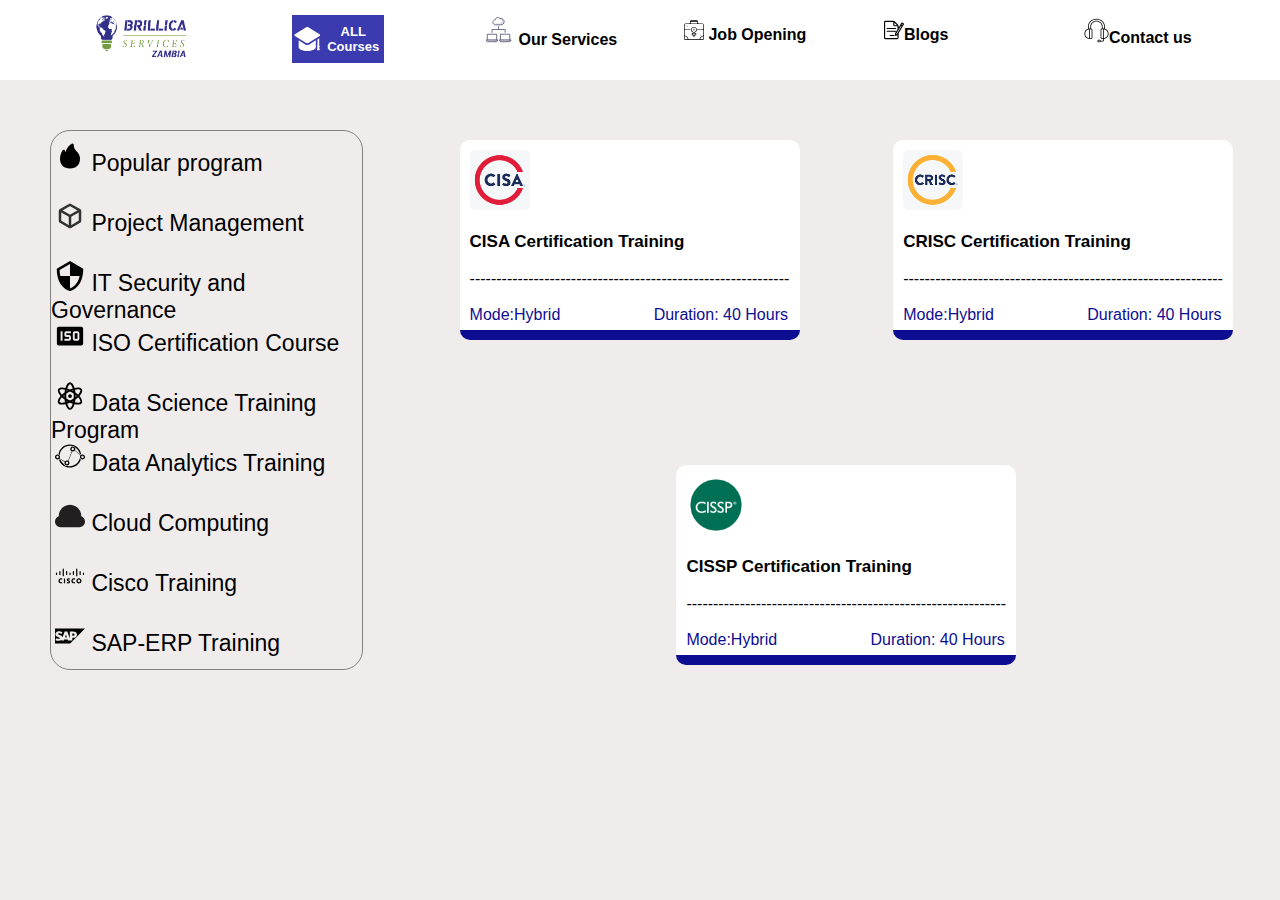
<file: Sap_erp.html>
<!DOCTYPE html>
<html lang="en">
<head>
    <meta charset="UTF-8">
    <meta http-equiv="X-UA-Compatible" content="IE=edge">
    <meta name="viewport" content="width=device-width, initial-scale=1.0">
    <title>Sap_Erp</title>
    <link rel="stylesheet" href="allcourses.css">
</head>
<body>
    <!DOCTYPE html>
<html lang="en">

<head>
    <meta charset="UTF-8">
    <meta http-equiv="X-UA-Compatible" content="IE=edge">
    <meta name="viewport" content="width=device-width, initial-scale=1.0">
    <title>Document</title>
    <link rel="stylesheet" href="allcourses.css">
</head>

<body id="sharat">
    <header>
        <div class="logodiv"><img src="image/brillica_zambia.png" alt="" width="100px" height="50px"></div>
        <!-- header div2 -->
        <div class="navbardiv"> <button> <svg fill="#fff" width="40px" height="30px" viewBox="0 0 14 14" role="img"
                    focusable="false" aria-hidden="true" xmlns="http://www.w3.org/2000/svg">
                    <path
                        d="m 12.499079,12.25525 c 0.0968,0 0.188377,-0.0436 0.249339,-0.11884 0.06096,-0.0752 0.08473,-0.17385 0.06473,-0.26853 l -0.202146,-0.95662 c 0.115125,-0.11137 0.187491,-0.26686 0.187491,-0.43975 0,-0.182 -0.08106,-0.34343 -0.206876,-0.45558 l 0,-3.32202 -0.810333,0.50146 0,2.82056 c -0.125815,0.11215 -0.2069,0.27358 -0.2069,0.45558 0,0.17291 0.07239,0.32841 0.187515,0.43975 l -0.20217,0.95662 c -0.02,0.0947 0.0038,0.19335 0.06473,0.26853 0.06096,0.0752 0.152539,0.11884 0.249339,0.11884 l 0.625281,0 z M 12.773741,4.75539 7.5021019,1.49209 C 7.3477151,1.39699 7.1736728,1.34925 6.9996305,1.34925 c -0.1740423,0 -0.3482077,0.0477 -0.5016586,0.14284 l -5.271713,3.2633 C 1.0854931,4.84249 0.99999905,4.99633 0.99999905,5.1619 c 0,0.1656 0.085494,0.31949 0.22625985,0.40673 l 5.2716883,3.26333 c 0.153451,0.0952 0.3276163,0.14284 0.5016586,0.14284 0.1740423,0 0.3481092,-0.0477 0.5024714,-0.14284 L 12.773741,5.56863 c 0.140766,-0.0872 0.22626,-0.24113 0.22626,-0.40673 0,-0.16557 -0.08549,-0.31946 -0.22626,-0.40651 z M 6.9996059,9.78508 c -0.3283798,0 -0.6488777,-0.0912 -0.928242,-0.26411 l -3.0750017,-1.90368 0,3.27796 c 0,0.97016 1.7931578,1.7555 4.0032436,1.7555 2.2108742,0 4.0038842,-0.78536 4.0038842,-1.7555 l 0,-3.27796 -3.0748786,1.90368 C 7.6492472,9.69388 7.3279857,9.78508 6.9996059,9.78508 Z" />
                </svg><span>ALL Courses </span></button>
            <!-- header Navbar -->
            <ul>
                <li> <a href="#"> <svg width="30px" height="30px" viewBox="0 0 64 64" version="1.1"
                            xmlns="http://www.w3.org/2000/svg" xmlns:xlink="http://www.w3.org/1999/xlink">

                            <title>cld-cloud-computer-network</title>
                            <desc>Created with Sketch.</desc>
                            <defs>

                            </defs>
                            <g id="General" stroke="none" stroke-width="1" fill="none" fill-rule="evenodd">
                                <g id="SLICES-64px" transform="translate(-720.000000, -200.000000)">

                                </g>
                                <g id="ICONS" transform="translate(-715.000000, -195.000000)">
                                    <g id="cld-cloud-computer-network" transform="translate(720.000000, 200.000000)">
                                        <path
                                            d="M24,49 C24,50.657 22.657,52 21,52 L3,52 C1.343,52 0,50.657 0,49 L0,48 L24,48 L24,49 Z"
                                            id="Fill-519" fill="#CDCCD6">

                                        </path>
                                        <path
                                            d="M19,48 L19,49 C19,50.656 17.657,52 16,52 L21,52 C22.657,52 24,50.656 24,49 L24,48 L19,48 Z"
                                            id="Fill-520" fill-opacity="0.25" fill="#6C6984">

                                        </path>
                                        <polygon id="Fill-521" fill="#FFFFFF" points="2 48 22 48 22 36 2 36">

                                        </polygon>
                                        <path
                                            d="M52,49 C52,50.657 50.657,52 49,52 L31,52 C29.343,52 28,50.657 28,49 L28,48 L52,48 L52,49 Z"
                                            id="Fill-522" fill="#CDCCD6">

                                        </path>
                                        <path
                                            d="M47,48 L47,49 C47,50.656 45.657,52 44,52 L49,52 C50.657,52 52,50.656 52,49 L52,48 L47,48 Z"
                                            id="Fill-523" fill-opacity="0.25" fill="#6C6984">

                                        </path>
                                        <polygon id="Fill-524" fill="#FFFFFF" points="30 48 50 48 50 36 30 36">

                                        </polygon>
                                        <path
                                            d="M29.4346,2.9414 C28.5576,1.1974 26.7516,0.0004 24.6666,0.0004 C21.7206,0.0004 19.3326,2.3874 19.3326,5.3334 C16.3876,5.3334 13.9996,7.7204 13.9996,10.6674 C13.9996,13.6124 16.3876,16.0004 19.3326,16.0004 L31.3326,16.0004 C35.0156,16.0004 37.9996,13.0154 37.9996,9.3334 C37.9996,5.6514 35.0156,2.6674 31.3326,2.6674 C30.6736,2.6674 30.0366,2.7624 29.4336,2.9414 L29.4346,2.9414 Z"
                                            id="Fill-525" fill="#FFFFFF">

                                        </path>
                                        <path
                                            d="M31.333,2.666 C30.932,2.666 30.542,2.713 30.159,2.781 C31.847,3.686 33,5.494 33,7.583 C33,10.575 30.637,13 27.723,13 L18.223,13 C16.207,13 14.526,11.548 14.106,9.609 C14.038,9.951 14,10.305 14,10.666 C14,13.612 16.388,16 19.333,16 L31.333,16 C35.016,16 38,13.016 38,9.333 C38,5.651 35.016,2.666 31.333,2.666"
                                            id="Fill-526" fill-opacity="0.25" fill="#6C6984">

                                        </path>
                                        <path
                                            d="M24,49 C24,50.657 22.657,52 21,52 L3,52 C1.343,52 0,50.657 0,49 L0,48 L24,48 L24,49 Z"
                                            id="Stroke-527" stroke="#676883" stroke-width="2" stroke-linecap="round"
                                            stroke-linejoin="round">

                                        </path>
                                        <polyline id="Stroke-528" stroke="#676883" stroke-width="2"
                                            stroke-linecap="round" stroke-linejoin="round"
                                            points="2 48 2 36 22 36 22 48">

                                        </polyline>
                                        <path
                                            d="M52,49 C52,50.657 50.657,52 49,52 L31,52 C29.343,52 28,50.657 28,49 L28,48 L52,48 L52,49 Z"
                                            id="Stroke-529" stroke="#676883" stroke-width="2" stroke-linecap="round"
                                            stroke-linejoin="round">

                                        </path>
                                        <polyline id="Stroke-530" stroke="#676883" stroke-width="2"
                                            stroke-linecap="round" stroke-linejoin="round"
                                            points="30 48 30 36 50 36 50 48">

                                        </polyline>
                                        <polyline id="Stroke-531" stroke="#676883" stroke-width="2"
                                            stroke-linecap="round" stroke-linejoin="round"
                                            points="12 32 12 26 40 26 40 32">

                                        </polyline>
                                        <path d="M26,20 L26,26" id="Stroke-532" stroke="#676883" stroke-width="2"
                                            stroke-linecap="round" stroke-linejoin="round">

                                        </path>
                                        <path
                                            d="M29.4346,2.9414 C28.5576,1.1974 26.7516,0.0004 24.6666,0.0004 C21.7206,0.0004 19.3326,2.3874 19.3326,5.3334 C16.3876,5.3334 13.9996,7.7204 13.9996,10.6674 C13.9996,13.6124 16.3876,16.0004 19.3326,16.0004 L31.3326,16.0004 C35.0156,16.0004 37.9996,13.0154 37.9996,9.3334 C37.9996,5.6514 35.0156,2.6674 31.3326,2.6674 C30.6736,2.6674 30.0366,2.7624 29.4336,2.9414 L29.4346,2.9414 Z"
                                            id="Stroke-533" stroke="#676883" stroke-width="2" stroke-linecap="round"
                                            stroke-linejoin="round">

                                        </path>
                                    </g>
                                </g>
                            </g>
                        </svg> Our Services </a></li>
            </ul>
            <ul>
                <li> <a href="#"> <svg fill="#000000" height="20px" width="20px" version="1.1" id="Layer_1"
                            xmlns="http://www.w3.org/2000/svg" xmlns:xlink="http://www.w3.org/1999/xlink"
                            viewBox="0 0 512 512" xml:space="preserve">
                            <g>
                                <g>
                                    <path d="M471.149,87.149h-99.448c-2.466-6.952-7.983-12.469-14.935-14.935V40.851C356.766,18.325,338.441,0,315.915,0h-119.83
               c-22.526,0-40.851,18.325-40.851,40.851v31.363c-6.952,2.465-12.469,7.983-14.935,14.935H40.851C18.325,87.149,0,105.474,0,128
               v343.149C0,493.675,18.325,512,40.851,512h430.298C493.675,512,512,493.675,512,471.149V128
               C512,105.474,493.675,87.149,471.149,87.149z M196.085,16.34h119.83c10.651,0,19.733,6.831,23.105,16.34H172.98
               C176.352,23.172,185.434,16.34,196.085,16.34z M171.574,49.021h168.851v38.128H171.574V49.021z M40.851,495.66
               c-13.515,0-24.511-10.995-24.511-24.511v-56.804c43.046,3.9,77.414,38.268,81.314,81.314H40.851z M495.66,471.149
               c0,13.516-10.996,24.511-24.511,24.511h-56.804c3.9-43.046,38.268-77.414,81.314-81.314V471.149z M495.66,217.872
               c0,13.516-10.996,24.511-24.511,24.511H329.067c-4.079-36.714-35.284-65.362-73.067-65.362c-40.546,0-73.532,32.986-73.532,73.532
               c0,31.416,19.858,59.077,49.021,69.349v20.524h-24.511c-4.513,0-8.17,3.658-8.17,8.17v32.681c0,4.512,3.657,8.17,8.17,8.17h24.511
               v24.511c0,4.512,3.657,8.17,8.17,8.17h32.681c4.513,0,8.17-3.658,8.17-8.17v-24.511h24.511c4.513,0,8.17-3.658,8.17-8.17v-32.681
               c0-4.512-3.657-8.17-8.17-8.17h-24.511v-20.524c26.604-9.371,45.457-33.215,48.562-61.179h142.077
               c9.19,0,17.678-3.051,24.511-8.192v147.397c-52.066,3.979-93.752,45.665-97.731,97.731H114.071
               c-3.979-52.066-45.665-93.752-97.731-97.731V250.531c6.832,5.141,15.321,8.192,24.511,8.192h117.106c4.513,0,8.17-3.658,8.17-8.17
               c0-4.512-3.657-8.17-8.17-8.17H40.851c-13.515,0-24.511-10.995-24.511-24.511V128c0-13.516,10.996-24.511,24.511-24.511h430.298
               c13.515,0,24.511,10.995,24.511,24.511V217.872z M272.34,356.766h24.511v16.34H272.34c-4.513,0-8.17,3.658-8.17,8.17v24.511
               h-16.34v-24.511c0-4.512-3.657-8.17-8.17-8.17h-24.511v-16.34h24.511c4.513,0,8.17-3.658,8.17-8.17v-34.741
               c0-3.728-2.523-6.983-6.134-7.912c-25.251-6.499-42.887-29.277-42.887-55.39c0-31.536,25.657-57.192,57.191-57.192
               s57.191,25.656,57.191,57.192c0,26.113-17.636,48.891-42.887,55.39c-3.61,0.929-6.134,4.184-6.134,7.912v34.741
               C264.17,353.108,267.827,356.766,272.34,356.766z" />
                                </g>
                            </g>
                            <g>
                                <g>
                                    <circle cx="49.021" cy="136.17" r="8.17" />
                                </g>
                            </g>
                            <g>
                                <g>
                                    <circle cx="81.702" cy="168.851" r="8.17" />
                                </g>
                            </g>
                            <g>
                                <g>
                                    <circle cx="430.298" cy="381.277" r="8.17" />
                                </g>
                            </g>
                            <g>
                                <g>
                                    <path d="M256,226.043c-4.513,0-8.17,3.658-8.17,8.17v32.681c0,4.512,3.657,8.17,8.17,8.17c4.513,0,8.17-3.658,8.17-8.17v-32.681
               C264.17,229.701,260.513,226.043,256,226.043z" />
                                </g>
                            </g>
                        </svg> Job Opening </a></li>
            </ul>
            <ul>
                <li> <a href="#"> <svg height="20px" width="20px" version="1.1" id="Capa_1"
                            xmlns="http://www.w3.org/2000/svg" xmlns:xlink="http://www.w3.org/1999/xlink"
                            viewBox="0 0 257.925 257.925" xml:space="preserve">
                            <g>
                                <path style="fill:#000002;" d="M129.299,192.669h-50c-4.143,0-7.5,3.357-7.5,7.5c0,4.143,3.357,7.5,7.5,7.5h50
           c4.143,0,7.5-3.357,7.5-7.5C136.799,196.027,133.441,192.669,129.299,192.669z" />
                                <path style="fill:#000002;" d="M39.98,117.107h109.33c4.143,0,7.5-3.357,7.5-7.5c0-4.143-3.357-7.5-7.5-7.5H39.98
           c-4.143,0-7.5,3.357-7.5,7.5C32.48,113.749,35.838,117.107,39.98,117.107z" />
                                <path style="fill:#000002;" d="M156.811,144.881c0-4.143-3.357-7.5-7.5-7.5H39.98c-4.143,0-7.5,3.357-7.5,7.5
           c0,4.143,3.357,7.5,7.5,7.5h109.33C153.453,152.381,156.811,149.024,156.811,144.881z" />
                                <path style="fill:#000002;" d="M257.489,48.549c-0.88-3.247-2.987-5.937-5.935-7.575l-12.229-6.797
           c-1.858-1.033-3.97-1.579-6.105-1.579c-4.469,0-8.648,2.371-10.909,6.189l-33.656,56.867v-15.73c0-7.48-4.003-17.097-9.312-22.368
           l-38.053-37.777c-5.297-5.259-14.918-9.224-22.381-9.224H17.5c-9.649,0-17.5,7.851-17.5,17.5v201.816c0,9.649,7.851,17.5,17.5,17.5
           h153.655c9.649,0,17.5-7.851,17.5-17.5V172.19L256.19,58.081C257.907,55.18,258.368,51.794,257.489,48.549z M234.049,48.406
           l7.854,4.365l-7.281,12.304l-7.854-4.365L234.049,48.406z M166.373,180.389c-0.752,1.269-2.897,3.391-4.172,4.126l-5.038,2.906
           l-0.191-5.813c-0.044-1.314,0.67-4.102,1.34-5.232l60.813-102.753l7.854,4.365L166.373,180.389z M167.398,66.832h-30.426
           c-1.355,0-2.5-1.145-2.5-2.5V34.145L167.398,66.832z M171.155,232.371H17.5c-1.355,0-2.5-1.145-2.5-2.5V28.054
           c0-1.355,1.145-2.5,2.5-2.5h101.41c0.181,0,0.371,0.011,0.563,0.023v38.756c0,9.649,7.851,17.5,17.5,17.5h36.683v38.999
           c0,0.052,0.007,0.103,0.008,0.154l-28.26,47.749c-2.121,3.583-3.562,9.206-3.424,13.368l0.438,13.313
           c0.192,5.895,4.513,10.34,10.05,10.34c1.92,0,3.888-0.551,5.688-1.59l11.541-6.657c1.289-0.744,2.649-1.758,3.958-2.912v35.274
           C173.655,231.226,172.511,232.371,171.155,232.371z" />
                            </g>
                        </svg>Blogs </a></li>
            </ul>
            <ul>
                <li> <a href="#"> <svg fill="#000000" width="25px" height="25px" viewBox="0 0 64 64" version="1.1"
                            xml:space="preserve" xmlns="http://www.w3.org/2000/svg"
                            xmlns:xlink="http://www.w3.org/1999/xlink">

                            <g id="_x32_5_attachment" />

                            <g id="_x32_4_office" />

                            <g id="_x32_3_pin" />

                            <g id="_x32_2_business_card" />

                            <g id="_x32_1_form" />

                            <g id="_x32_0_headset">

                                <g>

                                    <path
                                        d="M63,40.2202c0-5.9472-3.9073-10.9949-9.2881-12.7225v-6.0148c0-10.5703-10.1641-19.8423-21.752-19.8423    s-21.752,9.272-21.752,19.8423v6.0442C4.8693,29.2792,1,34.303,1,40.2202C1,47.5884,6.9941,53.583,14.3623,53.583h3.6738    c1.9336,0,3.5059-1.5728,3.5059-3.5059v-19.71c0-1.8768-1.4827-3.4017-3.3359-3.4926v-5.1373    c0-6.0151,5.8818-12.7432,13.7539-12.7432c7.8701,0,13.75,6.728,13.75,12.7432v5.1458c-1.8132,0.1329-3.252,1.636-3.252,3.4841    v19.71c0,1.9331,1.5723,3.5059,3.5059,3.5059h2.6728l-0.0048,4.5596h-5.6547c-0.3737-1.429-1.6642-2.4917-3.2086-2.4917h-2.0977    c-1.835,0-3.3281,1.4932-3.3281,3.3281s1.4932,3.3281,3.3281,3.3281h2.0977c1.4242,0,2.6327-0.9039,3.1068-2.1646h6.7556    c0.5518,0,0.999-0.4473,1-0.999l0.0059-5.6111C57.5385,53.0181,63,47.2512,63,40.2202z M39.7686,60.3071h-2.0977    c-0.7324,0-1.3281-0.5957-1.3281-1.3281s0.5957-1.3281,1.3281-1.3281h2.0977c0.7324,0,1.3281,0.5957,1.3281,1.3281    S40.501,60.3071,39.7686,60.3071z M13.3623,51.5396C7.5635,51.0313,3,46.1489,3,40.2202s4.5635-10.811,10.3623-11.3193V51.5396z     M19.542,30.3672v19.71c0,0.8306-0.6758,1.5059-1.5059,1.5059h-2.6738V28.8574h2.6738    C18.8662,28.8574,19.542,29.5347,19.542,30.3672z M31.96,6.9941c-8.2451,0-15.7539,7.0273-15.7539,14.7432v5.1201h-1.8438    c-0.735,0-1.4512,0.0753-2.1543,0.19v-5.5645c0-9.5049,9.2295-17.8423,19.752-17.8423s19.752,8.3374,19.752,17.8423v5.5522    c-0.6778-0.1064-1.3671-0.1777-2.0742-0.1777H47.71v-5.1201C47.71,14.0215,40.2031,6.9941,31.96,6.9941z M44.458,50.0771v-19.71    c0-0.8325,0.6758-1.5098,1.5059-1.5098h2.6738V51.583h-2.6738C45.1338,51.583,44.458,50.9077,44.458,50.0771z M50.6377,51.5396    V28.9009C56.4365,29.4092,61,34.2915,61,40.2202S56.4365,51.0313,50.6377,51.5396z" />

                                </g>

                            </g>

                            <g id="_x31_9_video_call" />

                            <g id="_x31_8_letter_box" />

                            <g id="_x31_7_papperplane" />

                            <g id="_x31_6_laptop" />

                            <g id="_x31_5_connection" />

                            <g id="_x31_4_phonebook" />

                            <g id="_x31_3_classic_telephone" />

                            <g id="_x31_2_sending_mail" />

                            <g id="_x31_1_man_talking" />

                            <g id="_x31_0_date" />

                            <g id="_x30_9_review" />

                            <g id="_x30_8_email" />

                            <g id="_x30_7_information" />

                            <g id="_x30_6_phone_talking" />

                            <g id="_x30_5_women_talking" />

                            <g id="_x30_4_calling" />

                            <g id="_x30_3_women" />

                            <g id="_x30_2_writing" />

                            <g id="_x30_1_chatting" />

                        </svg>Contact us </a></li>
            </ul>
            <!-- Header 3 -->
            <div class="contactdiv">
                <spna class="span1">
                    <svg width="20px" height="20px" viewBox="0 0 15 15" version="1.1" xmlns="http://www.w3.org/2000/svg"
                        xmlns:xlink="http://www.w3.org/1999/xlink">

                        <title>call [#192]</title>
                        <desc>Created with Sketch.</desc>
                        <defs>

                        </defs>
                        <g id="Page-1" stroke="none" stroke-width="1" fill="none" fill-rule="evenodd">
                            <g id="Dribbble-Light-Preview" transform="translate(-103.000000, -7321.000000)"
                                fill="#000000">
                                <g id="icons" transform="translate(56.000000, 160.000000)">
                                    <path
                                        d="M61.7302966,7173.99596 C61.2672966,7175.40296 59.4532966,7176.10496 58.1572966,7175.98796 C56.3872966,7175.82796 54.4612966,7174.88896 52.9992966,7173.85496 C50.8502966,7172.33496 48.8372966,7169.98396 47.6642966,7167.48896 C46.8352966,7165.72596 46.6492966,7163.55796 47.8822966,7161.95096 C48.3382966,7161.35696 48.8312966,7161.03996 49.5722966,7161.00296 C50.6002966,7160.95296 50.7442966,7161.54096 51.0972966,7162.45696 C51.3602966,7163.14196 51.7112966,7163.84096 51.9072966,7164.55096 C52.2742966,7165.87596 50.9912966,7165.93096 50.8292966,7167.01396 C50.7282966,7167.69696 51.5562966,7168.61296 51.9302966,7169.09996 C52.6632966,7170.05396 53.5442966,7170.87696 54.5382966,7171.50296 C55.1072966,7171.86196 56.0262966,7172.50896 56.6782966,7172.15196 C57.6822966,7171.60196 57.5872966,7169.90896 58.9912966,7170.48196 C59.7182966,7170.77796 60.4222966,7171.20496 61.1162966,7171.57896 C62.1892966,7172.15596 62.1392966,7172.75396 61.7302966,7173.99596 C61.4242966,7174.92396 62.0362966,7173.06796 61.7302966,7173.99596"
                                        id="call-[#192]">

                                    </path>
                                </g>
                            </g>
                        </g>
                    </svg> 7300935101 <br><svg version="1.1" id="Icons" xmlns="http://www.w3.org/2000/svg"
                        xmlns:xlink="http://www.w3.org/1999/xlink" viewBox="0 0 32 32" xml:space="preserve" width="20px"
                        height="20px" fill="#000000">

                        <g id="SVGRepo_bgCarrier" stroke-width="0" />

                        <g id="SVGRepo_tracerCarrier" stroke-linecap="round" stroke-linejoin="round" />

                        <g id="SVGRepo_iconCarrier">
                            <style type="text/css">
                                .st0 {
                                    fill: #FFFFFF;
                                }

                                .st1 {
                                    fill: #3A559F;
                                }

                                .st2 {
                                    fill: #F4F4F4;
                                }

                                .st3 {
                                    fill: #FF0084;
                                }

                                .st4 {
                                    fill: #0063DB;
                                }

                                .st5 {
                                    fill: #00ACED;
                                }

                                .st6 {
                                    fill: #FFEC06;
                                }

                                .st7 {
                                    fill: #FF0000;
                                }

                                .st8 {
                                    fill: #25D366;
                                }

                                .st9 {
                                    fill: #0088FF;
                                }

                                .st10 {
                                    fill: #314358;
                                }

                                .st11 {
                                    fill: #EE6996;
                                }

                                .st12 {
                                    fill: #01AEF3;
                                }

                                .st13 {
                                    fill: #FFFEFF;
                                }

                                .st14 {
                                    fill: #F06A35;
                                }

                                .st15 {
                                    fill: #00ADEF;
                                }

                                .st16 {
                                    fill: #1769FF;
                                }

                                .st17 {
                                    fill: #1AB7EA;
                                }

                                .st18 {
                                    fill: #6001D1;
                                }

                                .st19 {
                                    fill: #E41214;
                                }

                                .st20 {
                                    fill: #05CE78;
                                }

                                .st21 {
                                    fill: #7B519C;
                                }

                                .st22 {
                                    fill: #FF4500;
                                }

                                .st23 {
                                    fill: #00F076;
                                }

                                .st24 {
                                    fill: #FFC900;
                                }

                                .st25 {
                                    fill: #00D6FF;
                                }

                                .st26 {
                                    fill: #FF3A44;
                                }

                                .st27 {
                                    fill: #FF6A36;
                                }

                                .st28 {
                                    fill: #0061FE;
                                }

                                .st29 {
                                    fill: #F7981C;
                                }

                                .st30 {
                                    fill: #EE1B22;
                                }

                                .st31 {
                                    fill: #EF3561;
                                }

                                .st32 {
                                    fill: none;
                                    stroke: #FFFFFF;
                                    stroke-width: 2;
                                    stroke-miterlimit: 10;
                                }

                                .st33 {
                                    fill: #0097D3;
                                }

                                .st34 {
                                    fill: #01308A;
                                }

                                .st35 {
                                    fill: #019CDE;
                                }

                                .st36 {
                                    fill: #FFD049;
                                }

                                .st37 {
                                    fill: #16A05D;
                                }

                                .st38 {
                                    fill: #4486F4;
                                }

                                .st39 {
                                    fill: none;
                                }

                                .st40 {
                                    fill: #34A853;
                                }

                                .st41 {
                                    fill: #4285F4;
                                }

                                .st42 {
                                    fill: #FBBC05;
                                }

                                .st43 {
                                    fill: #EA4335;
                                }
                            </style>
                            <path class="st8"
                                d="M17,0C8.7,0,2,6.7,2,15c0,3.4,1.1,6.6,3.2,9.2l-2.1,6.4c-0.1,0.4,0,0.8,0.3,1.1C3.5,31.9,3.8,32,4,32 c0.1,0,0.3,0,0.4-0.1l6.9-3.1C13.1,29.6,15,30,17,30c8.3,0,15-6.7,15-15S25.3,0,17,0z" />
                            <path class="st0"
                                d="M25.7,20.5c-0.4,1.2-1.9,2.2-3.2,2.4C22.2,23,21.9,23,21.5,23c-0.8,0-2-0.2-4.1-1.1c-2.4-1-4.8-3.1-6.7-5.8 L10.7,16C10.1,15.1,9,13.4,9,11.6c0-2.2,1.1-3.3,1.5-3.8c0.5-0.5,1.2-0.8,2-0.8c0.2,0,0.3,0,0.5,0c0.7,0,1.2,0.2,1.7,1.2l0.4,0.8 c0.3,0.8,0.7,1.7,0.8,1.8c0.3,0.6,0.3,1.1,0,1.6c-0.1,0.3-0.3,0.5-0.5,0.7c-0.1,0.2-0.2,0.3-0.3,0.3c-0.1,0.1-0.1,0.1-0.2,0.2 c0.3,0.5,0.9,1.4,1.7,2.1c1.2,1.1,2.1,1.4,2.6,1.6l0,0c0.2-0.2,0.4-0.6,0.7-0.9l0.1-0.2c0.5-0.7,1.3-0.9,2.1-0.6 c0.4,0.2,2.6,1.2,2.6,1.2l0.2,0.1c0.3,0.2,0.7,0.3,0.9,0.7C26.2,18.5,25.9,19.8,25.7,20.5z" />
                        </g>

                    </svg> 7300935101
                </spna> <Button> Enquiry</Button>
            </div>
    </header>
    <div class="test">
        <div class="hoverdiv">
            <ul>
                <li class="pp"> <svg width="30px" height="30px" viewBox="0 0 24 24" id="Flat_Color" data-name="Flat Color" xmlns="http://www.w3.org/2000/svg"><path id="primary" d="M17.4,8.38A7.1,7.1,0,0,1,15,3a1,1,0,0,0-1.55-.83,10.89,10.89,0,0,0-5,6.73A4.37,4.37,0,0,1,8,7.77,1,1,0,0,0,7.27,7a1,1,0,0,0-1,.25C5,8.58,4,12,4,14c0,5.08,2.92,8,8,8s8-3,8-8C20,11.22,18.62,9.71,17.4,8.38Z" style="fill:#000000"></path></svg> <span class="spanbox"> <a href="allcourses.html">Popular program</a> </span> </li>
                <li > <svg width="30px" height="30px" viewBox="0 0 24 24" fill="none" xmlns="http://www.w3.org/2000/svg">
                    <path d="M4 15.8294V15.75V8C4 7.69114 4.16659 7.40629 4.43579 7.25487L4.45131 7.24614L11.6182 3.21475L11.6727 3.18411C11.8759 3.06979 12.1241 3.06979 12.3273 3.18411L19.6105 7.28092C19.8511 7.41625 20 7.67083 20 7.94687V8V15.75V15.8294C20 16.1119 19.8506 16.3733 19.6073 16.5167L12.379 20.7766C12.1451 20.9144 11.8549 20.9144 11.621 20.7766L4.39267 16.5167C4.14935 16.3733 4 16.1119 4 15.8294Z" stroke="#323232" stroke-width="2"/>
                    <path d="M12 21V12" stroke="#323232" stroke-width="2"/>
                    <path d="M12 12L4 7.5" stroke="#323232" stroke-width="2"/>
                    <path d="M20 7.5L12 12" stroke="#323232" stroke-width="2"/>
                    </svg> <span class="spanbox"> <a href="Project _Management.html">Project Management</a> </span></li>
                <li> <svg height="30px" width="30px" version="1.1" id="_x32_" xmlns="http://www.w3.org/2000/svg" xmlns:xlink="http://www.w3.org/1999/xlink" 
                    viewBox="0 0 512 512"  xml:space="preserve">
               <style type="text/css">
                   .st0{fill:#000000;}
               </style>
               <g>
                   <path class="st0" d="M256.001,0L29.89,130.537c0,47.476,4.506,88.936,12.057,125.463C88.61,481.721,256.001,512,256.001,512
                       s167.389-30.279,214.053-256c7.551-36.527,12.057-77.986,12.057-125.463L256.001,0z M256.118,466.723
                       c-0.035-0.012-0.082-0.028-0.117-0.039v-47.672V256H140.77H91.122c-6.67-29.738-11.109-63.506-12.394-101.93L255.999,51.728h0.002
                       v51.73V256h115.27h49.625C385.636,413.404,287.327,456.774,256.118,466.723z"/>
               </g>
               </svg> <span class="spanbox"> <a href="IT_Security.html">IT Security and Governance </a> </span></li>
                <li> <svg fill="#000000" width="30px" height="30px" viewBox="0 0 32 32" id="icon" xmlns="http://www.w3.org/2000/svg"><defs><style>.cls-1{fill:none;}</style></defs><title>ISO--filled</title><rect x="21" y="13" width="3" height="6"/><path d="M28,6H4A2,2,0,0,0,2,8V24a2,2,0,0,0,2,2H28a2,2,0,0,0,2-2V8A2,2,0,0,0,28,6ZM8,21H6V11H8Zm9-8H12v2h3a2,2,0,0,1,2,2v2a2,2,0,0,1-2,2H10V19h5V17H12a2,2,0,0,1-2-2V13a2,2,0,0,1,2-2h5Zm9,6a2,2,0,0,1-2,2H21a2,2,0,0,1-2-2V13a2,2,0,0,1,2-2h3a2,2,0,0,1,2,2Z"/><rect id="_Transparent_Rectangle_" data-name="&lt;Transparent Rectangle&gt;" class="cls-1" width="32" height="32"/></svg> <span class="spanbox"> <a href="Iso_certification.html">ISO Certification Course</a></span></li>
                <li> <svg width="30px" height="30px" viewBox="0 0 48 48" xmlns="http://www.w3.org/2000/svg">
                    <title>data-science</title>
                    <g id="Layer_2" data-name="Layer 2">
                      <g id="invisible_box" data-name="invisible box">
                        <rect width="48" height="48" fill="none"/>
                        <rect width="48" height="48" fill="none"/>
                        <rect width="48" height="48" fill="none"/>
                      </g>
                      <g id="icons_Q2" data-name="icons Q2">
                        <g>
                          <path d="M43.1,13c-1.1-1.8-3.5-2.7-6.6-2.7a19.6,19.6,0,0,0-5.2.7C29.6,5.5,27,2,24,2s-5.6,3.5-7.3,9a19.6,19.6,0,0,0-5.2-.7c-3.1,0-5.5.9-6.6,2.7s.2,6.8,4,11c-3.8,4.2-5.5,8.3-4,11s3.5,2.7,6.6,2.7a19.6,19.6,0,0,0,5.2-.7c1.7,5.5,4.3,9,7.3,9s5.6-3.5,7.3-9a19.6,19.6,0,0,0,5.2.7c3.1,0,5.5-.9,6.6-2.7s-.2-6.8-4-11C42.9,19.8,44.6,15.7,43.1,13ZM24,5c1.1,0,3,2.3,4.4,6.8A38.9,38.9,0,0,0,24,13.4a38.9,38.9,0,0,0-4.4-1.6C21,7.3,22.9,5,24,5Zm6,19c0,1.4-.1,2.7-.2,3.9l-2.6,1.7L24,31.2l-3.2-1.6-2.6-1.7c-.1-1.2-.2-2.5-.2-3.9s.1-2.7.2-3.9l2.6-1.7L24,16.8l3.2,1.6,2.6,1.7C29.9,21.3,30,22.6,30,24Zm3-1.7L34.9,24,33,25.7V22.3Zm-3.6,9.5-.3,1.5-1.5-.5,1.1-.6Zm-9,1-1.5.5-.3-1.5.7.4ZM15,25.7,13.1,24,15,22.3v3.4Zm3.6-9.5.3-1.5,1.5.5-1.1.6Zm10.1-.4-1.1-.6,1.5-.5.3,1.5ZM7.5,14.5c.5-.7,2-1.2,4-1.2a18.6,18.6,0,0,1,4.5.6c-.3,1.4-.5,2.9-.7,4.5A38.4,38.4,0,0,0,11,21.9C7.9,18.5,6.9,15.6,7.5,14.5Zm4,20.2c-2,0-3.5-.5-4-1.2s.4-4,3.5-7.4a38.4,38.4,0,0,0,4.3,3.5c.2,1.6.4,3.1.7,4.5A18.6,18.6,0,0,1,11.5,34.7ZM24,43c-1.1,0-3-2.3-4.4-6.8A38.9,38.9,0,0,0,24,34.6a38.9,38.9,0,0,0,4.4,1.6C27,40.7,25.1,43,24,43Zm16.5-9.5c-.5.7-2,1.2-4,1.2a18.6,18.6,0,0,1-4.5-.6c.3-1.4.5-2.9.7-4.5A38.4,38.4,0,0,0,37,26.1C40.1,29.5,41.1,32.4,40.5,33.5ZM37,21.9a38.4,38.4,0,0,0-4.3-3.5c-.2-1.6-.4-3.1-.7-4.5a18.6,18.6,0,0,1,4.5-.6c2,0,3.5.5,4,1.2S40.1,18.5,37,21.9Z"/>
                          <circle cx="24" cy="24" r="3"/>
                        </g>
                      </g>
                    </g>
                  </svg> <span class="spanbox"> <a href="Data_Science.html">Data Science Training Program</a> </span></li>
                <li> <svg fill="#000000" version="1.1" id="Capa_1" xmlns="http://www.w3.org/2000/svg" xmlns:xlink="http://www.w3.org/1999/xlink" 
                    width="30px" height="30px" viewBox="0 0 112.074 112.074"
                    xml:space="preserve">
               <g>
                   <g>
                       <path d="M102.643,50.547c-2.523,0-4.813,1.001-6.506,2.621L74.657,34.332c0.735-1.342,1.155-2.882,1.155-4.518
                           c0-5.201-4.231-9.432-9.432-9.432c-5.201,0-9.433,4.231-9.433,9.432c0,3.814,2.28,7.1,5.545,8.584L49.015,74.107
                           c-1.307-0.686-2.79-1.078-4.364-1.078c-3,0-5.671,1.413-7.4,3.602L17.436,64.946c0.9-1.445,1.428-3.144,1.428-4.966
                           c0-5.201-4.232-9.434-9.432-9.434C4.231,50.547,0,54.779,0,59.98c0,5.199,4.231,9.431,9.432,9.431
                           c2.785,0,5.284-1.222,7.012-3.146L36.343,78c-0.716,1.329-1.125,2.848-1.125,4.461c0,5.2,4.232,9.432,9.433,9.432
                           c5.2,0,9.432-4.23,9.432-9.432c0-3.025-1.437-5.715-3.658-7.441l13.617-36.079c0.749,0.192,1.53,0.305,2.339,0.305
                           c2.973,0,5.623-1.385,7.354-3.542l21.318,18.695c-1.152,1.565-1.844,3.492-1.844,5.58c0,5.199,4.232,9.431,9.434,9.431
                           s9.432-4.231,9.432-9.431S107.844,50.547,102.643,50.547z M9.432,64.49c-2.488,0-4.511-2.023-4.511-4.51
                           c0-2.489,2.023-4.512,4.511-4.512s4.511,2.022,4.511,4.512C13.944,62.467,11.92,64.49,9.432,64.49z M44.651,86.973
                           c-2.488,0-4.511-2.023-4.511-4.511s2.023-4.512,4.511-4.512c2.487,0,4.511,2.022,4.511,4.512
                           C49.161,84.949,47.138,86.973,44.651,86.973z M66.381,34.326c-2.488,0-4.512-2.023-4.512-4.511c0-2.487,2.023-4.511,4.512-4.511
                           c2.486,0,4.51,2.023,4.51,4.511C70.891,32.303,68.868,34.326,66.381,34.326z M102.643,64.49c-2.487,0-4.512-2.023-4.512-4.51
                           c0-2.489,2.023-4.512,4.512-4.512s4.511,2.022,4.511,4.512C107.153,62.467,105.131,64.49,102.643,64.49z"/>
                       <path d="M17.821,52.707c1.693-19.326,17.955-34.539,37.714-34.539c2.359,0,4.667,0.228,6.909,0.643
                           c1.084-0.342,2.237-0.529,3.434-0.529c4.255,0,7.966,2.34,9.935,5.797c8.285,5.275,14.387,13.677,16.636,23.534l3.237,2.839
                           c0.687-0.472,1.418-0.863,2.182-1.173c-3.251-20.438-20.993-36.111-42.332-36.111c-21.34,0-39.083,15.675-42.332,36.114
                           C15.02,50.018,16.606,51.204,17.821,52.707z"/>
                       <path d="M92.204,65.512c-4.217,16.312-19.058,28.395-36.669,28.395c-2.606,0-5.151-0.266-7.61-0.77
                           c-1.185,0.416-2.452,0.654-3.776,0.654c-4.679,0-8.704-2.827-10.472-6.859c-5.512-3.912-9.935-9.256-12.723-15.49l-4.723-2.786
                           c-0.426,0.354-0.88,0.668-1.349,0.956c5.693,17.004,21.759,29.295,40.653,29.295c18.893,0,34.957-12.288,40.65-29.288
                           C94.537,68.607,93.162,67.195,92.204,65.512z"/>
                   </g>
               </g>
               </svg> <span class="spanbox"> <a href="Data_Analytics.html">Data Analytics Training </a></span></li>
                <li> <svg version="1.0" id="Layer_1" xmlns="http://www.w3.org/2000/svg" xmlns:xlink="http://www.w3.org/1999/xlink" 
                    width="30px" height="30px" viewBox="0 0 64 64" enable-background="new 0 0 64 64" xml:space="preserve">
               <path fill-rule="evenodd" clip-rule="evenodd" fill="#231F20" d="M55.938,32.707C55.945,32.465,56,32.234,56,31.992
                   c0-13.258-10.742-24-24-24s-24,10.742-24,24c0,0.242,0.055,0.473,0.062,0.715C3.379,34.344,0,38.754,0,43.992
                   c0,6.625,5.371,12,12,12V56h40v-0.008c6.625,0,12-5.371,12-12C64,38.75,60.617,34.344,55.938,32.707z"/>
               </svg><span class="spanbox" > <a href="Cloud_Computing.html">Cloud Computing</a> </span></li>
                <li> <svg fill="#000000" width="30px" height="30px" viewBox="0 0 32 32" version="1.1" xmlns="http://www.w3.org/2000/svg">
                    <title>cisco</title>
                    <path d="M1.004 14.41c0.026 0.338 0.307 0.602 0.649 0.602s0.623-0.264 0.649-0.6l0-0.002v-1.443c-0.016-0.346-0.3-0.621-0.649-0.621s-0.633 0.275-0.649 0.62l-0 0.001v1.443zM4.598 14.41c0.030 0.335 0.31 0.595 0.65 0.595s0.62-0.26 0.65-0.593l0-0.003v-3.235c-0.016-0.346-0.3-0.621-0.649-0.621s-0.633 0.275-0.649 0.62l-0 0.001v3.235zM8.174 15.714c0.016 0.346 0.3 0.621 0.649 0.621s0.633-0.275 0.649-0.62l0-0.001v-6.999c-0.016-0.346-0.3-0.621-0.649-0.621s-0.633 0.275-0.649 0.62l-0 0.001v6.999zM11.781 14.41c0.016 0.346 0.3 0.621 0.649 0.621s0.633-0.275 0.649-0.62l0-0.001v-3.235c-0.016-0.346-0.3-0.621-0.649-0.621s-0.633 0.275-0.649 0.62l-0 0.001v3.235zM15.368 14.41c0.034 0.332 0.311 0.588 0.649 0.588s0.616-0.257 0.649-0.586l0-0.003v-1.443c-0.016-0.346-0.3-0.621-0.649-0.621s-0.633 0.275-0.649 0.62l-0 0.001v1.443zM18.99 14.41c0.022 0.342 0.304 0.611 0.65 0.611s0.628-0.269 0.65-0.609l0-0.002v-3.235c-0.016-0.346-0.3-0.621-0.649-0.621s-0.633 0.275-0.649 0.62l-0 0.001v3.235zM22.537 15.714c0.026 0.338 0.307 0.602 0.649 0.602s0.623-0.264 0.649-0.6l0-0.002v-6.999c-0.016-0.346-0.3-0.621-0.649-0.621s-0.633 0.275-0.649 0.62l-0 0.001v6.999zM26.143 14.41c0.027 0.338 0.308 0.603 0.65 0.603s0.624-0.264 0.65-0.601l0-0.002v-3.235c-0.022-0.342-0.304-0.611-0.65-0.611s-0.628 0.269-0.65 0.609l-0 0.002v3.235zM29.697 14.41c0.016 0.346 0.3 0.621 0.649 0.621s0.633-0.275 0.649-0.62l0-0.001v-1.443c-0.016-0.346-0.3-0.621-0.649-0.621s-0.633 0.275-0.649 0.62l-0 0.001v1.443zM22.776 21.201c0.024 1.495 1.242 2.698 2.74 2.698 0.21 0 0.414-0.024 0.61-0.068l-0.018 0.003c1.247-0.242 2.176-1.326 2.176-2.626 0-0.969-0.516-1.818-1.288-2.287l-0.012-0.007c-0.412-0.259-0.913-0.412-1.45-0.412-1.502 0-2.724 1.201-2.757 2.696l-0 0.003zM24.681 20.134c0.234-0.192 0.536-0.308 0.865-0.308 0.756 0 1.369 0.613 1.369 1.369 0 0.427-0.196 0.809-0.502 1.060l-0.002 0.002-0.021 0.017c-0.228 0.177-0.519 0.283-0.834 0.283-0.756 0-1.37-0.613-1.37-1.37 0-0.423 0.192-0.801 0.493-1.052l0.002-0.002zM9.483 23.803h1.312v-5.207h-1.312zM12.576 22.559l-0.005 1.196 0.087 0.015c0.232 0.046 0.517 0.084 0.805 0.105l0.024 0.001c0.14 0.014 0.303 0.022 0.468 0.022 0.093 0 0.186-0.003 0.279-0.008l-0.013 0.001c0.253-0.019 0.487-0.066 0.711-0.136l-0.022 0.006c0.275-0.079 0.514-0.211 0.716-0.383l-0.003 0.002c0.184-0.158 0.326-0.359 0.413-0.587l0.003-0.010c0.069-0.175 0.11-0.377 0.11-0.589 0-0.22-0.043-0.43-0.122-0.622l0.004 0.011c-0.084-0.206-0.211-0.379-0.371-0.516l-0.002-0.002c-0.153-0.137-0.336-0.246-0.536-0.315l-0.011-0.003-0.902-0.335c-0.108-0.047-0.194-0.129-0.245-0.232l-0.001-0.003c-0.017-0.037-0.027-0.081-0.027-0.127 0-0.054 0.014-0.104 0.038-0.148l-0.001 0.002c0.047-0.076 0.112-0.136 0.19-0.176l0.003-0.001c0.093-0.046 0.202-0.079 0.316-0.092l0.005-0c0.080-0.012 0.173-0.019 0.268-0.019 0.109 0 0.215 0.009 0.318 0.027l-0.011-0.002c0.253 0.028 0.479 0.070 0.699 0.127l-0.033-0.007 0.047 0.010v-1.104l-0.086-0.019c-0.185-0.047-0.415-0.090-0.65-0.118l-0.029-0.003c-0.138-0.019-0.298-0.030-0.461-0.030-0.152 0-0.302 0.010-0.449 0.028l0.018-0.002c-0.392 0.037-0.744 0.187-1.030 0.415l0.004-0.003c-0.196 0.155-0.347 0.36-0.436 0.595l-0.003 0.009c-0.062 0.167-0.098 0.36-0.098 0.562s0.036 0.395 0.102 0.573l-0.004-0.012c0.071 0.187 0.178 0.346 0.314 0.476l0.001 0c0.118 0.114 0.253 0.212 0.399 0.29l0.010 0.005c0.178 0.097 0.384 0.18 0.601 0.239l0.020 0.005c0.071 0.021 0.142 0.044 0.212 0.067l0.106 0.039 0.030 0.012c0.11 0.040 0.204 0.099 0.283 0.175l-0-0c0.055 0.051 0.098 0.114 0.125 0.185l0.001 0.003c0.008 0.031 0.013 0.066 0.013 0.103 0 0.035-0.004 0.069-0.013 0.101l0.001-0.003c-0.035 0.108-0.109 0.195-0.205 0.246l-0.002 0.001c-0.1 0.052-0.216 0.090-0.338 0.107l-0.006 0.001c-0.117 0.019-0.253 0.030-0.391 0.030-0.050 0-0.1-0.001-0.15-0.004l0.007 0c-0.265-0.021-0.503-0.054-0.737-0.099l0.041 0.007q-0.18-0.039-0.359-0.084zM7.672 23.712v-1.388l-0.027 0.012c-0.292 0.145-0.634 0.236-0.995 0.253l-0.006 0c-0.034 0.003-0.074 0.004-0.114 0.004-0.337 0-0.648-0.113-0.897-0.303l0.004 0.003c-0.202-0.157-0.355-0.369-0.436-0.613l-0.003-0.009c-0.048-0.14-0.075-0.301-0.075-0.469 0-0.13 0.016-0.255 0.047-0.375l-0.002 0.010c0.067-0.289 0.226-0.534 0.444-0.709l0.002-0.002c0.191-0.161 0.432-0.27 0.696-0.302l0.006-0.001c0.077-0.009 0.167-0.014 0.257-0.014 0.391 0 0.759 0.097 1.081 0.268l-0.013-0.006 0.030 0.016v-1.396l-0.064-0.017c-0.325-0.107-0.699-0.169-1.087-0.169-0.062 0-0.124 0.002-0.185 0.005l0.009-0c-0.411 0.011-0.797 0.104-1.147 0.265l0.018-0.008c-0.368 0.171-0.677 0.413-0.921 0.709l-0.004 0.004c-0.373 0.469-0.599 1.070-0.599 1.724 0 0.624 0.206 1.2 0.553 1.664l-0.005-0.007c0.363 0.463 0.869 0.799 1.452 0.941l0.018 0.004c0.244 0.062 0.525 0.098 0.814 0.098 0.373 0 0.732-0.060 1.069-0.17l-0.024 0.007 0.104-0.029zM21.412 23.712v-1.388l-0.027 0.012c-0.292 0.145-0.634 0.236-0.995 0.253l-0.006 0c-0.034 0.003-0.073 0.004-0.113 0.004-0.338 0-0.649-0.113-0.898-0.303l0.004 0.003c-0.202-0.157-0.355-0.369-0.437-0.613l-0.003-0.009c-0.047-0.139-0.074-0.3-0.074-0.467 0-0.13 0.016-0.257 0.047-0.377l-0.002 0.010c0.068-0.289 0.227-0.534 0.444-0.709l0.002-0.002c0.191-0.161 0.432-0.27 0.696-0.302l0.006-0.001c0.077-0.009 0.167-0.014 0.257-0.014 0.391 0 0.759 0.097 1.081 0.268l-0.013-0.006 0.030 0.016v-1.396l-0.064-0.017c-0.325-0.107-0.699-0.169-1.087-0.169-0.062 0-0.124 0.002-0.185 0.005l0.009-0c-0.411 0.011-0.797 0.104-1.147 0.265l0.018-0.008c-0.368 0.171-0.676 0.412-0.92 0.709l-0.004 0.005c-0.374 0.469-0.599 1.069-0.599 1.723 0 0.625 0.206 1.201 0.555 1.665l-0.005-0.007c0.363 0.463 0.869 0.798 1.45 0.941l0.018 0.004c0.244 0.062 0.525 0.098 0.814 0.098 0.373 0 0.732-0.060 1.069-0.17l-0.024 0.007 0.102-0.029z"></path>
                    </svg> <span class="spanbox"> <a href="Cisco _Training.html">Cisco Training</a> </span></li>
                <li> <svg fill="#000000" width="30px" height="30px" viewBox="0 0 32 32" xmlns="http://www.w3.org/2000/svg">
                    <path d="M0 8.083v15.835h16.172l15.828-15.835zM4.355 11.031h0.005c1.151 0 2.552 0.324 3.567 0.844l-1.093 1.907c-1.115-0.541-1.672-0.588-2.307-0.625-0.943-0.052-1.417 0.287-1.428 0.651-0.005 0.444 0.896 0.844 1.745 1.12 1.281 0.407 2.916 0.953 3.167 2.532l2.349-6.208h2.728l2.751 7.432-0.011-7.432h3.161c3.011 0 4.427 1.020 4.427 3.359 0 2.099-1.452 3.355-3.916 3.355h-1.016l-0.015 2.791-4.781-0.005-0.333-1.213c-0.495 0.167-1.052 0.256-1.641 0.256-0.609 0-1.183-0.095-1.687-0.265l-0.475 1.223-2.667 0.005 0.12-0.615c-0.041 0.037-0.079 0.068-0.12 0.1-0.708 0.572-1.609 0.839-2.713 0.859h-0.287c-1.203 0.016-2.391-0.296-3.437-0.896l0.973-1.932c1.052 0.625 1.715 0.76 2.605 0.745 0.463-0.011 0.796-0.095 1.015-0.319 0.131-0.135 0.204-0.307 0.209-0.495 0.009-0.5-0.709-0.733-1.579-1.005-0.708-0.219-1.516-0.52-2.141-0.984-0.744-0.541-1.104-1.229-1.083-2.197 0.005-0.688 0.276-1.344 0.755-1.833 0.693-0.719 1.808-1.152 3.152-1.152zM18.479 13.255v2.543h0.699c0.921 0 1.661-0.308 1.661-1.287 0-0.948-0.74-1.256-1.661-1.256zM11.697 14.281l-0.995 3.145c0.297 0.115 0.641 0.177 1.005 0.177 0.36 0 0.699-0.063 0.989-0.167l-0.979-3.161z"/>
                  </svg> <span class="spanbox"> <a href="Sap_erp.html">SAP-ERP Training </a></span> </li>
            </ul>
        </div>
        <div class="cert" id="negi">
             
            <!-- Certification box -->

        <Div class="sharat"> <Button> View Detail </Button></Div>
            <div class="cisabox"> <img src="image/download.png" alt="" width="60px"> 
                <br> <br>
            <p class="p1"> CISA Certification Training</p> <br> <P> ------------------------------------------------------------ </P>
            <br>
          <Span>Mode:Hybrid </Span> &nbsp; &nbsp;&nbsp;&nbsp; &nbsp;&nbsp;&nbsp;&nbsp;&nbsp;&nbsp;&nbsp;&nbsp;&nbsp;&nbsp;&nbsp;&nbsp;&nbsp;<span> Duration: 40 Hours </span>
        </div>  
          <!-- Certification box 2 -->
          <div class="cisabox"> <img src="image/Crisc.png" alt="" width="60px"> 
            <br> <br>
        <p class="p1"> CRISC Certification Training</p> <br> <P> ------------------------------------------------------------ </P>
        <br>
      <Span>Mode:Hybrid </Span> &nbsp; &nbsp;&nbsp;&nbsp; &nbsp;&nbsp;&nbsp;&nbsp;&nbsp;&nbsp;&nbsp;&nbsp;&nbsp;&nbsp;&nbsp;&nbsp;&nbsp;<span> Duration: 40 Hours </span>
    </div>    <!-- Certification box 3 -->
    <div class="cisabox"> <img src="image/CISSP.png" alt="" width="60px"> 
        <br> <br>
    <p class="p1"> CISSP Certification Training</p> <br> <P> ------------------------------------------------------------ </P>
    <br>
  <Span>Mode:Hybrid </Span> &nbsp; &nbsp;&nbsp;&nbsp; &nbsp;&nbsp;&nbsp;&nbsp;&nbsp;&nbsp;&nbsp;&nbsp;&nbsp;&nbsp;&nbsp;&nbsp;&nbsp;<span> Duration: 40 Hours </span>
</div>     
            
        </div>
    </div>
</body>

</html>
</body>
</html>
</file>
<file: style.css>
*{
    padding: 0;margin: 0;box-sizing: border-box;
    font-family: 'Poppins', sans-serif;
    /* background-color: rgb(183, 181, 179); */
}
body{
    background-color: #F1ECEC;
}
header{
    width: 100%;
    height: 5rem;
    background-color: #fff;
    display: flex;
     position: sticky;
     top: 0;
     z-index: 100;
}

header .logodiv { width: 15%; height: 5rem; display: flex; justify-content: end;align-items: center; background-color: #fff;}
/* Nav bar */
header .navbardiv{ width: 60%; height: 5rem; 
display: flex; position: relative;}
header .navbardiv button{width: 150px; height: 3rem; background-color: rgb(59, 59, 175);
position: relative; top: 15px; cursor: pointer;
display: flex; justify-content: left; align-items: center;
left: 100px; border: 0; text-decoration: none;}

header .navbardiv button span{ color: #fff; font-size: 13px; font-weight: bolder;  text-align: center; width: 80px; height: 2.5rem; padding-top: 10px;}

header .navbardiv ul li{
    width: 150px;
    height: 2rem;
    /* border: 1px solid black; */
    position: relative;
    left:200px ;
    float: left;
    list-style: none;
    margin-top: 25px;
}
.allcourses1 a{
    color: #fff;
}
header .navbardiv ul li a{
    text-decoration: none;
    color: black;
    font-weight: bolder;
    text-align: center;
   
}
.navbardiv ul li ul li{
    width: 250px;
    height: 40px;
    flex-direction: column;
    border: 1px solid black;
    background-color: #fff;
    margin-left: -200px;
    display: block;
    display: none;
  
   
}

 .navbardiv ul li ul li a{
    text-decoration: none;
    color: black;
    font-weight: bolder;
    text-align: center;
 }

 .navbardiv ul li:hover ul li{
    display: block;
    background-color: rgb(13, 13, 145);
    
 }


 

        .hoverdiv ul li svg{
            margin-left: 4px;
            margin-top: 10px;
        } */
       





header .navbardiv button span:hover + .test{
    display: block;
    animation: zoom-in-zoom-out 1s ease;
    
}




header .contactdiv{ width: 25%; height: 5rem; position: relative; right: -400px;}

header .contactdiv .span1{
    font-size: 18px;
    font-weight: bolder;
    position: relative;
    top: 20px;
    right: 31px;
}
header .contactdiv button{
    width: 150px; height: 56px; background-color: rgb(59, 59, 175);
    color: #fff;
    font-size: 20px;
    font-weight: bolder;
    text-align: center;
    padding: 30px;
    position: relative;
    top: -37px;
    right: -40px;
    border-radius: 5px;  
}
/* selaction */

section{
    width: 100%;
    height: 650px;
    background-color: #F1ECEC;
}
section .maindiv1{
    width: 80%;
    height: 600px;
    background-color: #fff;
    position: relative;
    left: 190px;
    top: 30px;
    border-radius: 25px;
    display: flex;
    justify-content: space-around;
    align-items: center;
}

section .maindiv1 .Contactinformation{width: 55%;
    height: 90%; background-color:#403DA0;
    border: 1px solid black;
    border-radius: 25px;
   background-size: cover;
   overflow: hidden;
}

section .maindiv1 .Contactinformation .smalldiv{
    width: 300px;
    height: 300px;
    background-color: pink;
    border-radius: 45%;
    position: relative;
    top: -150px;
    left: 680px;
}
section .maindiv1 .Contactinformation .round{
    width: 100px;
    height: 100px;
    border-radius: 50%;
    background-color: blue;
    opacity: .8;
    position: relative;
    top: -450px;
    left: 680px;
    
}




section .maindiv1 .Contactinformation h2{
    padding: 50px 0px 0px 50px;
    color: #fff;
}
section .maindiv1 .Contactinformation p{
    padding: 0px 0px 0px 50px;
    color: #fff;
}

section .maindiv1 .Contactinformation a{
    padding: 0px 0px 0px 50px;
    color: #fff;
    position: relative;
    top: 50px;
    text-decoration: none;
}

section .maindiv1 .Contactinformation a span{
    position: relative;
    top: -7px;
}

section .maindiv1 .Contactinformation span svg{
    margin-left: 50px;
}
section .maindiv1 .getintouch{
  width: 35%;  height: 90%;  border: 1px solid black;
  border-radius: 25px;
}


section .maindiv1 .getintouch h1{
    padding: 50px 0px 0px 90px;
    color: rgb(59, 59, 175);
    font-size: 30px;
}

section .maindiv1 .getintouch label{
    padding: 0px 0px 0px 90px;
    color: rgb(59, 59, 175);
    font-size: 20px;
    margin-top: 10px;
}

section .maindiv1 .getintouch input{
    width: 70%;
    height: 40px;
    margin-left: 90px;
    border-radius: 10px;
    border-style: none;
    border: 1px solid black;
}

section .maindiv1 .getintouch button{
    width: 70%;
    height: 45px;
    background-color: rgb(59, 59, 175);
    margin-left: 90px;
    border-radius: 10px;
    border-style: none;
    font-size: 18px;
    font-weight: bolder;
    color: #fff;
}
::placeholder{
    padding-left: 10px;
}

/* Our Location */

.ourlocation{
    width: 80%;
    height: 420px;
    background-color: #fff;
    position: relative;
    left: 190px;
    top: 30px;
    border-radius: 25px;
    /* display: flex;   */
}


.ourlocation h1{
    display: inline;
    position: relative;
    top: 80px;
    left: 670px;
    font-weight: bolder;
    text-decoration: solid rgb(247, 207, 5) underline 8px;
}

.ourlocation .locationdiv{
    width: 100%;
    height: 250px;
    
    position: relative;
    top: 100px;
    display: flex;
    justify-content: space-around;
}

.ourlocation .locationdiv .location1{
    width: 450px;
    height: 230px;
    background-color: rgb(182, 187, 238);
    border-radius: 10px;
}

.ourlocation .locationdiv .location1 h3{
    padding: 50px 0 0 190px;
}

.ourlocation .locationdiv .location1 svg{
    margin-left: 50px;
}
.ourlocation .locationdiv .location1 a{
    text-decoration: none;
    color: black;
    font-size: 15px;
    /* margin-left: 50px; */
    
}

.ourlocation .locationdiv .location2{
    width: 450px;
    height: 230px;
    background-color: rgb(182, 187, 238);
    border-radius: 10px;
}

.ourlocation .locationdiv .location3{
    width: 450px;
    height: 230px;
    background-color: rgb(182, 187, 238);
    border-radius: 10px;
}
footer{
    width: 100%;
    height: 500px;
    background-color: rgb(10, 37, 65);
    position: relative;
    top: 50px;
    
}
footer .footer1{
    width: 100%;
    height: 70%;
    border-bottom: 5px solid beige;
    display: flex;
}


footer .footer1 .whitelogo{
    height: 100%;
    width: 25%;
   
    
}
footer .footer1 .whitelogo img{
    margin-top: 30px;
    margin-left: 250px;
    
}
footer .footer1 .whitelogo p{
    color: #fff;
    font-weight: bolder;
    font-size: 20px;
    padding-left: 250px;
    
    display: inline;
}

.company{
    width: 25%;
    height: 100%;
    
    display: flex;
    justify-content: end;
}
.company ul{
    font-size: 25px;
    font-weight: bolder;
    color: #fff;
    list-style: none;
}
.company ul li a{ 
    text-decoration: none;
    color: #fff;
    font-size: 14px;
    margin-top: 20px;
   
    
}



.company ul li a:hover{
    color: orange;
    text-decoration: solid orange underline 2px;  
}

.company{
    width: 25%;
    height: 100%;
   
}
.contactus{
    width: 25%;
    height: 100px;
}

.contactus h3{
    font-size: 25px;
    font-weight: bolder;
    color: #fff;
    padding: 0 0 0 100px;
}

.contactus svg{
    margin-left: 100px;
}


.contactus p{
    font-size: 18px;
    font-weight: bolder;
    color: #fff;
}

.contactus h4{
    font-size: 23px;
    color: #fff;
    padding: 0 0 0 90px;

}
.xyz{
    margin-left: 70px;
}
.xyz .round{
    width: 35px;
    height: 35px;
    border: 2px solid white;
    border-radius: 50%;
    float: left;
    margin: 10px;
}
.xyz .round svg{
    position: relative;
    right: 94px;
    top: 5px;
}
footer .footer2{
    width: 100%;
    height: 30%;
}

footer .footer2 h3{
    margin: 1px 0 0 50%;
    color: #fff;
    font-weight: bolder;
    text-decoration: solid orange underline 5px;
}

footer .footer2 ul li{ width: auto; height: auto; float: left; list-style: none; color: #fff; margin-left: 12px;
margin-top: 5px;}

footer .footer2 p{
    margin-top: 95px;
    margin-left: 600px;
    color: #fff;
    font-weight: bolder;
}

footer .footer2 ul li:hover{
    color: orange;
    text-decoration: solid orange underline 2px;
}
</file>
<file: allcourses.css>
*{
    padding: 0;margin: 0;box-sizing: border-box;
    font-family: 'Poppins', sans-serif;
    /* background-color: rgb(183, 181, 179); */
}
body{
    background-color: #F1ECEC;}
    header{
        width: 100%;
        height: 5rem;
        background-color: #fff;
        display: flex;
         position: sticky;
         top: 0;
         z-index: 100;
    }
    
    header .logodiv { width: 15%; height: 5rem; display: flex; justify-content: end;align-items: center; background-color: #fff;}
    /* Nav bar */
    header .navbardiv{ width: 60%; height: 5rem; 
    display: flex; position: relative;}
    header .navbardiv button{width: 150px; height: 3rem; background-color: rgb(59, 59, 175);
    position: relative; top: 15px;
    display: flex; justify-content: left; align-items: center;
    left: 100px; border: 0; text-decoration: none;}
    
    header .navbardiv button span{ color: #fff; font-size: 13px; font-weight: bolder;  text-align: center;}
    
    header .navbardiv ul li{
        width: 200px;
        height: 4rem;
        /* border: 1px solid black; */
        position: relative;
        left:200px ;
        display: flex;
        justify-content: left;
        align-items: center;
    }
    header .navbardiv ul li a{
        text-decoration: none;
        color: black;
        font-weight: bolder;
        text-align: center;
       
    }
     
    /* header 3 */
    
    header .contactdiv{ width: 25%; height: 5rem; position: relative; right: -400px;}
    
    header .contactdiv .span1{
        font-size: 18px;
        font-weight: bolder;
        position: relative;
        top: 20px;
        right: 31px;
    }
    header .contactdiv button{
        width: 150px; height: 56px; background-color: rgb(59, 59, 175);
        color: #fff;
        font-size: 20px;
        font-weight: bolder;
        text-align: center;
        padding: 30px;
        position: relative;
        top: -37px;
        right: -40px;
        border-radius: 5px;  
    }

.test{
    display: flex;
}

    .hoverdiv{
        width: 450px;
        height: 540px;
        /* background-color: blanchedalmond; */
        margin: 50px 0 30px 50px;
        border-radius: 20px;
        border: 1px solid gray;
        border opacity: 0.5;
         box-shadow: 1px grey;
    }
        

        .hoverdiv ul li{
            list-style: none;
            width:100%;
            height: 60px;
            font-size: 23px;
            /* background-color: aqua; */
    
            
        }
        .hoverdiv ul li svg{
            margin-left: 4px;
            margin-top: 10px;
        }
       
/* Certification Training Box */

    .cert{
        width: 1250px;
        height: 650px;
        /* background-color: blue; */
        margin: 50px 0 0 50px;
        display: flex;
        justify-content: space-around;
        flex-wrap: wrap;
        
    }

    .cert .cisabox{
        margin-top: 10px;
        width: 340px;
        height: 200px;
        background-color: #fff;
        border-radius: 10px;
        padding: 0 0 0 10px;
        border-bottom: 10px solid rgb(13, 13, 145);
        
    }
    .sharat{
        width: 340px;
        height: 200px;
        background-color: rgba(13, 13, 145, .5);
        border-radius: 10px;
       display: none; 
    } 

    .sharat button{
        width: 200px;
        height: 50px;
        font-size: 20px;
        font-weight: bolder;
        color: #fff;
        background-color: rgba(13, 13, 145, .0);
        margin: 71px;
        border: 1px solid white;
    }

    .cert .cisabox img{
        margin-top: 10px;
    }


    .cert .cisabox .p1{
        font-size: 17px;
        font-weight: bolder;
    }

    .cert .cisabox span{
        color: rgb(13, 13, 145);
    }

    .hoverdiv ul li:hover{
        background-color: rgb(13, 13, 145);
        color: #fff;
        
    }

    .hoverdiv ul li:hover .cert{
        display: block;  
    }

    .cisabox:hover {
        display: block;
        background-color:blue;
        opacity: .4;


    }
    .spanbox a {
        text-decoration: none;
        color: #000;
    }
    .spanbox a{
        text-decoration: none;
        color: #000;
    }
</file>
<file: Iso_certification.css>
*{
    padding: 0;margin: 0;box-sizing: border-box;
    font-family: 'Poppins', sans-serif;
    /* background-color: rgb(183, 181, 179); */
}
body{
    background-color: #F1ECEC;}
    header{
        width: 100%;
        height: 5rem;
        background-color: #fff;
        display: flex;
         position: sticky;
         top: 0;
         z-index: 100;
    }
    
    header .logodiv { width: 15%; height: 5rem; display: flex; justify-content: end;align-items: center; background-color: #fff;}
    /* Nav bar */
    header .navbardiv{ width: 60%; height: 5rem; 
    display: flex; position: relative;}
    header .navbardiv button{width: 150px; height: 3rem; background-color: rgb(59, 59, 175);
    position: relative; top: 15px;
    display: flex; justify-content: left; align-items: center;
    left: 100px; border: 0; text-decoration: none;}
    
    header .navbardiv button span{ color: #fff; font-size: 13px; font-weight: bolder;  text-align: center;}
    
    header .navbardiv ul li{
        width: 200px;
        height: 4rem;
        /* border: 1px solid black; */
        position: relative;
        left:200px ;
        display: flex;
        justify-content: left;
        align-items: center;
    }
    header .navbardiv ul li a{
        text-decoration: none;
        color: black;
        font-weight: bolder;
        text-align: center;
       
    }
     
    /* header 3 */
    
    header .contactdiv{ width: 25%; height: 5rem; position: relative; right: -400px;}
    
    header .contactdiv .span1{
        font-size: 18px;
        font-weight: bolder;
        position: relative;
        top: 20px;
        right: 31px;
    }
    header .contactdiv button{
        width: 150px; height: 56px; background-color: rgb(59, 59, 175);
        color: #fff;
        font-size: 20px;
        font-weight: bolder;
        text-align: center;
        padding: 30px;
        position: relative;
        top: -37px;
        right: -40px;
        border-radius: 5px;  
    }

.test{
    display: flex;
}

    .hoverdiv{
        width: 450px;
        height: 540px;
        /* background-color: blanchedalmond; */
        margin: 50px 0 30px 50px;
        border-radius: 20px;
        border: 1px solid gray;
        border opacity: 0.5;
         box-shadow: 1px grey;
    }
        

        .hoverdiv ul li{
            list-style: none;
            width:100%;
            height: 60px;
            font-size: 23px;
            /* background-color: aqua; */
    
            
        }
        .hoverdiv ul li svg{
            margin-left: 4px;
            margin-top: 10px;
        }
       
/* Certification Training Box */

    .cert{
        width: 1250px;
        height: 650px;
        /* background-color: blue; */
        margin: 50px 0 0 50px;
        display: flex;
        justify-content: space-around; 
         flex-wrap: wrap;
       
        
    }

    .cert .cisabox{
        margin-top: 10px;
        width: 340px;
        height: 200px;
        background-color: #fff;
        border-radius: 10px;
        padding: 0 0 0 10px;
        border-bottom: 10px solid rgb(13, 13, 145);
        
    }
    .sharat{
        width: 340px;
        height: 200px;
        background-color: rgba(13, 13, 145, .5);
        border-radius: 10px;
       display: none; 
    } 

    .sharat button{
        width: 200px;
        height: 50px;
        font-size: 20px;
        font-weight: bolder;
        color: #fff;
        background-color: rgba(13, 13, 145, .0);
        margin: 71px;
        border: 1px solid white;
    }

    .cert .cisabox img{
        margin-top: 10px;
    }


    .cert .cisabox .p1{
        font-size: 17px;
        font-weight: bolder;
    }

    .cert .cisabox span{
        color: rgb(13, 13, 145);
    }

    .hoverdiv ul li:hover{
        background-color: rgb(13, 13, 145);
        color: #fff;
        
    }

    .hoverdiv ul li:hover .cert{
        display: block;  
    }

    .cisabox:hover {
        display: block;
        background-color:blue;
        opacity: .4;


    }
    .spanbox a {
        text-decoration: none;
        color: #000;
    }
    .spanbox a{
        text-decoration: none;
        color: #000;
    }
</file>
<file: IT_Security.css>
*{
    padding: 0;margin: 0;box-sizing: border-box;
    font-family: 'Poppins', sans-serif;
    /* background-color: rgb(183, 181, 179); */
}
body{
    background-color: #F1ECEC;}
    header{
        width: 100%;
        height: 5rem;
        background-color: #fff;
        display: flex;
         position: sticky;
         top: 0;
         z-index: 100;
    }
    
    header .logodiv { width: 15%; height: 5rem; display: flex; justify-content: end;align-items: center; background-color: #fff;}
    /* Nav bar */
    header .navbardiv{ width: 60%; height: 5rem; 
    display: flex; position: relative;}
    header .navbardiv button{width: 150px; height: 3rem; background-color: rgb(59, 59, 175);
    position: relative; top: 15px;
    display: flex; justify-content: left; align-items: center;
    left: 100px; border: 0; text-decoration: none;}
    
    header .navbardiv button span{ color: #fff; font-size: 13px; font-weight: bolder;  text-align: center;}
    
    header .navbardiv ul li{
        width: 200px;
        height: 4rem;
        /* border: 1px solid black; */
        position: relative;
        left:200px ;
        display: flex;
        justify-content: left;
        align-items: center;
    }
    header .navbardiv ul li a{
        text-decoration: none;
        color: black;
        font-weight: bolder;
        text-align: center;
       
    }
     
    /* header 3 */
    
    header .contactdiv{ width: 25%; height: 5rem; position: relative; right: -400px;}
    
    header .contactdiv .span1{
        font-size: 18px;
        font-weight: bolder;
        position: relative;
        top: 20px;
        right: 31px;
    }
    header .contactdiv button{
        width: 150px; height: 56px; background-color: rgb(59, 59, 175);
        color: #fff;
        font-size: 20px;
        font-weight: bolder;
        text-align: center;
        padding: 30px;
        position: relative;
        top: -37px;
        right: -40px;
        border-radius: 5px;  
    }

.test{
    display: flex;
}

    .hoverdiv{
        width: 450px;
        height: 540px;
        /* background-color: blanchedalmond; */
        margin: 50px 0 30px 50px;
        border-radius: 20px;
        border: 1px solid gray;
        border opacity: 0.5;
         box-shadow: 1px grey;
    }
        

        .hoverdiv ul li{
            list-style: none;
            width:100%;
            height: 60px;
            font-size: 23px;
            /* background-color: aqua; */
    
            
        }
        .hoverdiv ul li svg{
            margin-left: 4px;
            margin-top: 10px;
        }
       
/* Certification Training Box */

    .cert{
        width: 1250px;
        height: 650px;
        /* background-color: blue; */
        margin: 50px 0 0 50px;
        display: flex;
        justify-content: space-around;
        flex-wrap: wrap;
        
    }

    .cert .cisabox{
        margin-top: 10px;
        width: 340px;
        height: 200px;
        background-color: #fff;
        border-radius: 10px;
        padding: 0 0 0 10px;
        border-bottom: 10px solid rgb(13, 13, 145);
        
    }
    .sharat{
        width: 340px;
        height: 200px;
        background-color: rgba(13, 13, 145, .5);
        border-radius: 10px;
       display: none; 
    } 

    .sharat button{
        width: 200px;
        height: 50px;
        font-size: 20px;
        font-weight: bolder;
        color: #fff;
        background-color: rgba(13, 13, 145, .0);
        margin: 71px;
        border: 1px solid white;
    }

    .cert .cisabox img{
        margin-top: 10px;
    }


    .cert .cisabox .p1{
        font-size: 17px;
        font-weight: bolder;
    }

    .cert .cisabox span{
        color: rgb(13, 13, 145);
    }

    .hoverdiv ul li:hover{
        background-color: rgb(13, 13, 145);
        color: #fff;
        
    }

    .hoverdiv ul li:hover .cert{
        display: block;  
    }

    .cisabox:hover {
        display: block;
        background-color:blue;
        opacity: .4;


    }
    .spanbox a {
        text-decoration: none;
        color: #000;
    }
</file>
<file: Project_Management.css>
*{
    padding: 0;margin: 0;box-sizing: border-box;
    font-family: 'Poppins', sans-serif;
    /* background-color: rgb(183, 181, 179); */
}
body{
    background-color: #F1ECEC;
}
header{
    width: 100%;
    height: 5rem;
    background-color: #fff;
    display: flex;
     position: sticky;
     top: 0;
     z-index: 100;
}

header .logodiv { width: 15%; height: 5rem; display: flex; justify-content: end;align-items: center; background-color: #fff;}
/* Nav bar */
header .navbardiv{ width: 60%; height: 5rem; 
display: flex; position: relative;}
header .navbardiv button{width: 150px; height: 3rem; background-color: rgb(59, 59, 175);
position: relative; top: 15px; cursor: pointer;
display: flex; justify-content: left; align-items: center;
left: 100px; border: 0; text-decoration: none;}

header .navbardiv button span{ color: #fff; font-size: 13px; font-weight: bolder;  text-align: center; width: 80px; height: 2.5rem; padding-top: 10px;}

header .navbardiv ul li{
    width: 150px;
    height: 2rem;
    /* border: 1px solid black; */
    position: relative;
    left:200px ;
    float: left;
    list-style: none;
    margin-top: 25px;
}
.allcourses1 a{
    color: #fff;
}
header .navbardiv ul li a{
    text-decoration: none;
    color: black;
    font-weight: bolder;
    text-align: center;
   
}
.navbardiv ul li ul li{
    width: 250px;
    height: 40px;
    flex-direction: column;
    border: 1px solid black;
    background-color: #fff;
    margin-left: -200px;
    display: block;
    display: none;
  
   
}

 .navbardiv ul li ul li a{
    text-decoration: none;
    color: black;
    font-weight: bolder;
    text-align: center;
 }

 .navbardiv ul li:hover ul li{
    display: block;
    background-color: rgb(13, 13, 145);
    
 }


 

        .hoverdiv ul li svg{
            margin-left: 4px;
            margin-top: 10px;
        } */
       





header .navbardiv button span:hover + .test{
    display: block;
    animation: zoom-in-zoom-out 1s ease;
    
}




header .contactdiv{ width: 25%; height: 5rem; position: relative; right: -400px;}

header .contactdiv .span1{
    font-size: 18px;
    font-weight: bolder;
    position: relative;
    top: 20px;
    right: 31px;
}
header .contactdiv button{
    width: 150px; height: 56px; background-color: rgb(59, 59, 175);
    color: #fff;
    font-size: 20px;
    font-weight: bolder;
    text-align: center;
    padding: 30px;
    position: relative;
    top: -37px;
    right: -40px;
    border-radius: 5px;  
}
/* selaction */
.test{
    display: flex;
}

    .hoverdiv{
        width: 450px;
        height: 540px;
        /* background-color: blanchedalmond; */
        margin: 50px 0 30px 50px;
        border-radius: 20px;
        border: 1px solid gray;
        border opacity: 0.5;
         box-shadow: 1px grey;
    }
        

        .hoverdiv ul li{
            list-style: none;
            width:100%;
            height: 60px;
            font-size: 23px;
            /* background-color: aqua; */
    
            
        }
        .hoverdiv ul li svg{
            margin-left: 4px;
            margin-top: 10px;
        }
       
/* Certification Training Box */

    .cert{
        width: 1250px;
        height: 650px;
        /* background-color: blue; */
        margin: 50px 0 0 50px;
        display: flex;
        justify-content: space-around;
        flex-wrap: wrap;
        
    }

    .cert .cisabox{
        margin-top: 10px;
        width: 340px;
        height: 200px;
        background-color: #fff;
        border-radius: 10px;
        padding: 0 0 0 10px;
        border-bottom: 10px solid rgb(13, 13, 145);
        
    }
    .sharat{
        width: 340px;
        height: 200px;
        background-color: rgba(13, 13, 145, .5);
        border-radius: 10px;
       display: none; 
    } 

    .sharat button{
        width: 200px;
        height: 50px;
        font-size: 20px;
        font-weight: bolder;
        color: #fff;
        background-color: rgba(13, 13, 145, .0);
        margin: 71px;
        border: 1px solid white;
    }

    .cert .cisabox img{
        margin-top: 10px;
    }


    .cert .cisabox .p1{
        font-size: 17px;
        font-weight: bolder;
    }

    .cert .cisabox span{
        color: rgb(13, 13, 145);
    }

    .hoverdiv ul li:hover{
        background-color: rgb(13, 13, 145);
        color: #fff;
        
    }

    .hoverdiv ul li:hover .cert{
        display: block;  
    }

    .cisabox:hover {
        display: block;
        background-color:blue;
        opacity: .4;
    }
    
    .spanbox a{
        text-decoration: none;
        color: #000;

    }
</file>
